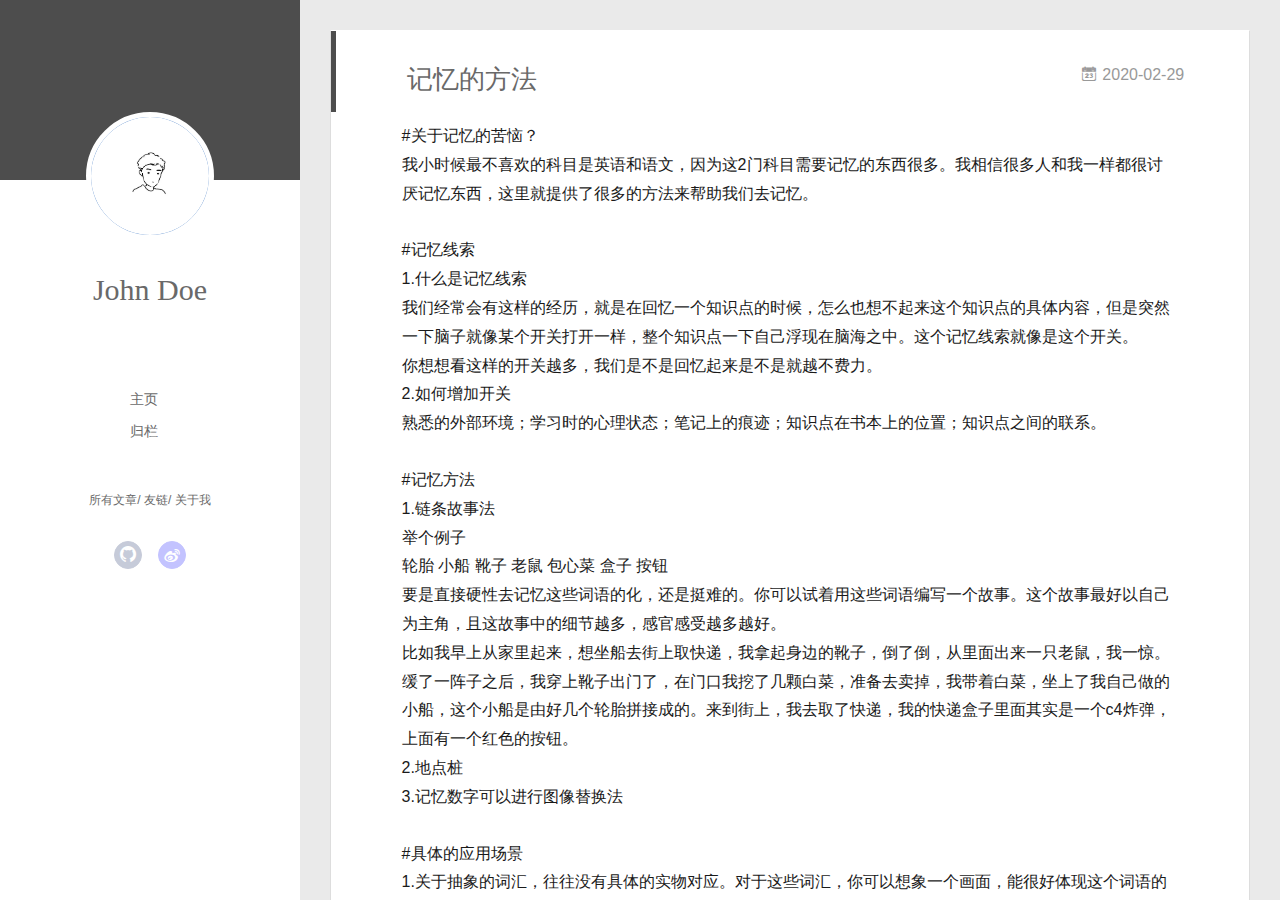
<file: index.html>
<!DOCTYPE html>
<html>
<head>
  <meta charset="utf-8">
  
  <meta name="renderer" content="webkit">
  <meta http-equiv="X-UA-Compatible" content="IE=edge" >
  <link rel="dns-prefetch" href="https://github.com/jiangyuanchang/jiangyuanchang.github.io.git">
  <title>Hexo</title>
  <meta name="viewport" content="width=device-width, initial-scale=1, maximum-scale=1">
  <meta property="og:type" content="website">
<meta property="og:title" content="Hexo">
<meta property="og:url" content="https://github.com/jiangyuanchang/jiangyuanchang.github.io.git/index.html">
<meta property="og:site_name" content="Hexo">
<meta property="og:locale" content="en_US">
<meta property="article:author" content="John Doe">
<meta name="twitter:card" content="summary">
  
    <link rel="alternative" href="/atom.xml" title="Hexo" type="application/atom+xml">
  
  
    <link rel="icon" href="/favicon.png">
  
  <link rel="stylesheet" type="text/css" href="/./main.0cf68a.css">
  <style type="text/css">
  
    #container.show {
      background: linear-gradient(200deg,#a0cfe4,#e8c37e);
    }
  </style>
  

  

<meta name="generator" content="Hexo 4.2.0"></head>

<body>
  <div id="container" q-class="show:isCtnShow">
    <canvas id="anm-canvas" class="anm-canvas"></canvas>
    <div class="left-col" q-class="show:isShow">
      
<div class="overlay" style="background: #4d4d4d"></div>
<div class="intrude-less">
	<header id="header" class="inner">
		<a href="/" class="profilepic">
			<img src="/assets/img/head.jpg" class="js-avatar">
		</a>
		<hgroup>
		  <h1 class="header-author"><a href="/">John Doe</a></h1>
		</hgroup>
		

		<nav class="header-menu">
			<ul>
			
				<li><a href="/">主页</a></li>
	        
				<li><a href="/archives/index.html">归栏</a></li>
	        
			</ul>
		</nav>
		<nav class="header-smart-menu">
    		
    			
    			<a q-on="click: openSlider(e, 'innerArchive')" href="javascript:void(0)">所有文章</a>
    			
            
    			
    			<a q-on="click: openSlider(e, 'friends')" href="javascript:void(0)">友链</a>
    			
            
    			
    			<a q-on="click: openSlider(e, 'aboutme')" href="javascript:void(0)">关于我</a>
    			
            
		</nav>
		<nav class="header-nav">
			<div class="social">
				
					<a class="github" target="_blank" href="http://github.com/jiangyuanchang" title="github"><i class="icon-github"></i></a>
		        
					<a class="weibo" target="_blank" href="https://weibo.com/5771701596/profile?topnav=1&wvr=6&is_all=1" title="weibo"><i class="icon-weibo"></i></a>
		        
			</div>
		</nav>
	</header>		
</div>

    </div>
    <div class="mid-col" q-class="show:isShow,hide:isShow|isFalse">
      
<nav id="mobile-nav">
  	<div class="overlay js-overlay" style="background: #4d4d4d"></div>
	<div class="btnctn js-mobile-btnctn">
  		<div class="slider-trigger list" q-on="click: openSlider(e)"><i class="icon icon-sort"></i></div>
	</div>
	<div class="intrude-less">
		<header id="header" class="inner">
			<div class="profilepic">
				<img src="/assets/img/head.jpg" class="js-avatar">
			</div>
			<hgroup>
			  <h1 class="header-author js-header-author">John Doe</h1>
			</hgroup>
			
			
			
				
			
				
			
			
			
			<nav class="header-nav">
				<div class="social">
					
						<a class="github" target="_blank" href="http://github.com/jiangyuanchang" title="github"><i class="icon-github"></i></a>
			        
						<a class="weibo" target="_blank" href="https://weibo.com/5771701596/profile?topnav=1&wvr=6&is_all=1" title="weibo"><i class="icon-weibo"></i></a>
			        
				</div>
			</nav>

			<nav class="header-menu js-header-menu">
				<ul style="width: 50%">
				
				
					<li style="width: 50%"><a href="/">主页</a></li>
		        
					<li style="width: 50%"><a href="/archives/index.html">归栏</a></li>
		        
				</ul>
			</nav>
		</header>				
	</div>
	<div class="mobile-mask" style="display:none" q-show="isShow"></div>
</nav>

      <div id="wrapper" class="body-wrap">
        <div class="menu-l">
          <div class="canvas-wrap">
            <canvas data-colors="#eaeaea" data-sectionHeight="100" data-contentId="js-content" id="myCanvas1" class="anm-canvas"></canvas>
          </div>
          <div id="js-content" class="content-ll">
            
  
    <article id="post-记忆的方法" class="article article-type-post  article-index" itemscope itemprop="blogPost">
  <div class="article-inner">
    
      <header class="article-header">
        
  
    <h1 itemprop="name">
      <a class="article-title" href="/2020/02/29/%E8%AE%B0%E5%BF%86%E7%9A%84%E6%96%B9%E6%B3%95/">记忆的方法</a>
    </h1>
  

        
        <a href="/2020/02/29/%E8%AE%B0%E5%BF%86%E7%9A%84%E6%96%B9%E6%B3%95/" class="archive-article-date">
  	<time datetime="2020-02-29T02:52:43.925Z" itemprop="datePublished"><i class="icon-calendar icon"></i>2020-02-29</time>
</a>
        
      </header>
    
    <div class="article-entry" itemprop="articleBody">
      
        <p>#关于记忆的苦恼？<br>我小时候最不喜欢的科目是英语和语文，因为这2门科目需要记忆的东西很多。我相信很多人和我一样都很讨厌记忆东西，这里就提供了很多的方法来帮助我们去记忆。 </p>
<p>#记忆线索<br>1.什么是记忆线索<br>我们经常会有这样的经历，就是在回忆一个知识点的时候，怎么也想不起来这个知识点的具体内容，但是突然一下脑子就像某个开关打开一样，整个知识点一下自己浮现在脑海之中。这个记忆线索就像是这个开关。<br>你想想看这样的开关越多，我们是不是回忆起来是不是就越不费力。<br>2.如何增加开关<br>熟悉的外部环境；学习时的心理状态；笔记上的痕迹；知识点在书本上的位置；知识点之间的联系。 </p>
<p>#记忆方法<br>1.链条故事法<br>举个例子<br>轮胎 小船 靴子 老鼠 包心菜 盒子 按钮<br>要是直接硬性去记忆这些词语的化，还是挺难的。你可以试着用这些词语编写一个故事。这个故事最好以自己为主角，且这故事中的细节越多，感官感受越多越好。<br>比如我早上从家里起来，想坐船去街上取快递，我拿起身边的靴子，倒了倒，从里面出来一只老鼠，我一惊。缓了一阵子之后，我穿上靴子出门了，在门口我挖了几颗白菜，准备去卖掉，我带着白菜，坐上了我自己做的小船，这个小船是由好几个轮胎拼接成的。来到街上，我去取了快递，我的快递盒子里面其实是一个c4炸弹，上面有一个红色的按钮。<br>2.地点桩<br>3.记忆数字可以进行图像替换法</p>
<p>#具体的应用场景<br>1.关于抽象的词汇，往往没有具体的实物对应。对于这些词汇，你可以想象一个画面，能很好体现这个词语的特征，然后用这个词语来代替这个词。<br>2.专业课学习中，如何应用这些相关的记忆方法，专业课学习主要的就是那些新出现的概念，专有名词，我们可以把这些专有名词通过这些个记忆方法（链条法）来进行记忆。  专有名词往往就是那些很多都是抽象的，你可以通过上面这个方法来记忆。<br>3.记忆文章，可以先理解，然后将文章中的关键词图像化，再用故事法或者记忆桩来进行记忆。 </p>

      

      
    </div>
    <div class="article-info article-info-index">
      
      
      

      
        <p class="article-more-link">
          <a class="article-more-a" href="/2020/02/29/%E8%AE%B0%E5%BF%86%E7%9A%84%E6%96%B9%E6%B3%95/">展开全文 >></a>
        </p>
      

      
      <div class="clearfix"></div>
    </div>
  </div>
</article>

<aside class="wrap-side-operation">
    <div class="mod-side-operation">
        
        <div class="jump-container" id="js-jump-container" style="display:none;">
            <a href="javascript:void(0)" class="mod-side-operation__jump-to-top">
                <i class="icon-font icon-back"></i>
            </a>
            <div id="js-jump-plan-container" class="jump-plan-container" style="top: -11px;">
                <i class="icon-font icon-plane jump-plane"></i>
            </div>
        </div>
        
        
    </div>
</aside>




  
    <article id="post-学生思维和程序员思维" class="article article-type-post  article-index" itemscope itemprop="blogPost">
  <div class="article-inner">
    
      <header class="article-header">
        
  
    <h1 itemprop="name">
      <a class="article-title" href="/2020/02/05/%E5%AD%A6%E7%94%9F%E6%80%9D%E7%BB%B4%E5%92%8C%E7%A8%8B%E5%BA%8F%E5%91%98%E6%80%9D%E7%BB%B4/">学生思维和程序员思维</a>
    </h1>
  

        
        <a href="/2020/02/05/%E5%AD%A6%E7%94%9F%E6%80%9D%E7%BB%B4%E5%92%8C%E7%A8%8B%E5%BA%8F%E5%91%98%E6%80%9D%E7%BB%B4/" class="archive-article-date">
  	<time datetime="2020-02-05T03:37:43.504Z" itemprop="datePublished"><i class="icon-calendar icon"></i>2020-02-05</time>
</a>
        
      </header>
    
    <div class="article-entry" itemprop="articleBody">
      
        <h2 id="为什么要改变思维方式？"><a href="#为什么要改变思维方式？" class="headerlink" title="为什么要改变思维方式？"></a>为什么要改变思维方式？</h2><p>很喜欢这样的一个比喻，人脑是一台计算机，我们的思维方式就是这台计算机中的代码</p>
        
      

      
    </div>
    <div class="article-info article-info-index">
      
      
      

      
        <p class="article-more-link">
          <a class="article-more-a" href="/2020/02/05/%E5%AD%A6%E7%94%9F%E6%80%9D%E7%BB%B4%E5%92%8C%E7%A8%8B%E5%BA%8F%E5%91%98%E6%80%9D%E7%BB%B4/">展开全文 >></a>
        </p>
      

      
      <div class="clearfix"></div>
    </div>
  </div>
</article>

<aside class="wrap-side-operation">
    <div class="mod-side-operation">
        
        <div class="jump-container" id="js-jump-container" style="display:none;">
            <a href="javascript:void(0)" class="mod-side-operation__jump-to-top">
                <i class="icon-font icon-back"></i>
            </a>
            <div id="js-jump-plan-container" class="jump-plan-container" style="top: -11px;">
                <i class="icon-font icon-plane jump-plane"></i>
            </div>
        </div>
        
        
    </div>
</aside>




  
    <article id="post-hello-world" class="article article-type-post  article-index" itemscope itemprop="blogPost">
  <div class="article-inner">
    
      <header class="article-header">
        
  
    <h1 itemprop="name">
      <a class="article-title" href="/2020/01/30/hello-world/">Hello</a>
    </h1>
  

        
        <a href="/2020/01/30/hello-world/" class="archive-article-date">
  	<time datetime="2020-01-30T08:39:22.018Z" itemprop="datePublished"><i class="icon-calendar icon"></i>2020-01-30</time>
</a>
        
      </header>
    
    <div class="article-entry" itemprop="articleBody">
      
        <p>Welcome to <a href="https://hexo.io/" target="_blank" rel="noopener">Hexo</a>! This is your very first post. Check <a href="https://hexo.io/docs/" target="_blank" rel="noopener">documentation</a> for more info. If you get any problems when using Hexo, you can find the answer in <a href="https://hexo.io/docs/troubleshooting.html" target="_blank" rel="noopener">troubleshooting</a> or you can ask me on <a href="https://github.com/hexojs/hexo/issues">GitHub</a>.</p>
        
      

      
    </div>
    <div class="article-info article-info-index">
      
      
      

      
        <p class="article-more-link">
          <a class="article-more-a" href="/2020/01/30/hello-world/">展开全文 >></a>
        </p>
      

      
      <div class="clearfix"></div>
    </div>
  </div>
</article>

<aside class="wrap-side-operation">
    <div class="mod-side-operation">
        
        <div class="jump-container" id="js-jump-container" style="display:none;">
            <a href="javascript:void(0)" class="mod-side-operation__jump-to-top">
                <i class="icon-font icon-back"></i>
            </a>
            <div id="js-jump-plan-container" class="jump-plan-container" style="top: -11px;">
                <i class="icon-font icon-plane jump-plane"></i>
            </div>
        </div>
        
        
    </div>
</aside>




  
  


          </div>
        </div>
      </div>
      <span id="busuanzi_container_site_pv">    本站总访问量<span id="busuanzi_value_site_pv"></span>次</span>

<span id="busuanzi_container_site_uv">  本站访客数<span id="busuanzi_value_site_uv"></span>人次</span>
    </div>
    <script>
	var yiliaConfig = {
		mathjax: false,
		isHome: true,
		isPost: false,
		isArchive: false,
		isTag: false,
		isCategory: false,
		open_in_new: false,
		toc_hide_index: true,
		root: "/",
		innerArchive: true,
		showTags: false
	}
</script>

<script>!function(t){function n(e){if(r[e])return r[e].exports;var i=r[e]={exports:{},id:e,loaded:!1};return t[e].call(i.exports,i,i.exports,n),i.loaded=!0,i.exports}var r={};n.m=t,n.c=r,n.p="./",n(0)}([function(t,n,r){r(195),t.exports=r(191)},function(t,n,r){var e=r(3),i=r(52),o=r(27),u=r(28),c=r(53),f="prototype",a=function(t,n,r){var s,l,h,v,p=t&a.F,d=t&a.G,y=t&a.S,g=t&a.P,b=t&a.B,m=d?e:y?e[n]||(e[n]={}):(e[n]||{})[f],x=d?i:i[n]||(i[n]={}),w=x[f]||(x[f]={});d&&(r=n);for(s in r)l=!p&&m&&void 0!==m[s],h=(l?m:r)[s],v=b&&l?c(h,e):g&&"function"==typeof h?c(Function.call,h):h,m&&u(m,s,h,t&a.U),x[s]!=h&&o(x,s,v),g&&w[s]!=h&&(w[s]=h)};e.core=i,a.F=1,a.G=2,a.S=4,a.P=8,a.B=16,a.W=32,a.U=64,a.R=128,t.exports=a},function(t,n,r){var e=r(6);t.exports=function(t){if(!e(t))throw TypeError(t+" is not an object!");return t}},function(t,n){var r=t.exports="undefined"!=typeof window&&window.Math==Math?window:"undefined"!=typeof self&&self.Math==Math?self:Function("return this")();"number"==typeof __g&&(__g=r)},function(t,n){t.exports=function(t){try{return!!t()}catch(t){return!0}}},function(t,n){var r=t.exports="undefined"!=typeof window&&window.Math==Math?window:"undefined"!=typeof self&&self.Math==Math?self:Function("return this")();"number"==typeof __g&&(__g=r)},function(t,n){t.exports=function(t){return"object"==typeof t?null!==t:"function"==typeof t}},function(t,n,r){var e=r(126)("wks"),i=r(76),o=r(3).Symbol,u="function"==typeof o;(t.exports=function(t){return e[t]||(e[t]=u&&o[t]||(u?o:i)("Symbol."+t))}).store=e},function(t,n){var r={}.hasOwnProperty;t.exports=function(t,n){return r.call(t,n)}},function(t,n,r){var e=r(94),i=r(33);t.exports=function(t){return e(i(t))}},function(t,n,r){t.exports=!r(4)(function(){return 7!=Object.defineProperty({},"a",{get:function(){return 7}}).a})},function(t,n,r){var e=r(2),i=r(167),o=r(50),u=Object.defineProperty;n.f=r(10)?Object.defineProperty:function(t,n,r){if(e(t),n=o(n,!0),e(r),i)try{return u(t,n,r)}catch(t){}if("get"in r||"set"in r)throw TypeError("Accessors not supported!");return"value"in r&&(t[n]=r.value),t}},function(t,n,r){t.exports=!r(18)(function(){return 7!=Object.defineProperty({},"a",{get:function(){return 7}}).a})},function(t,n,r){var e=r(14),i=r(22);t.exports=r(12)?function(t,n,r){return e.f(t,n,i(1,r))}:function(t,n,r){return t[n]=r,t}},function(t,n,r){var e=r(20),i=r(58),o=r(42),u=Object.defineProperty;n.f=r(12)?Object.defineProperty:function(t,n,r){if(e(t),n=o(n,!0),e(r),i)try{return u(t,n,r)}catch(t){}if("get"in r||"set"in r)throw TypeError("Accessors not supported!");return"value"in r&&(t[n]=r.value),t}},function(t,n,r){var e=r(40)("wks"),i=r(23),o=r(5).Symbol,u="function"==typeof o;(t.exports=function(t){return e[t]||(e[t]=u&&o[t]||(u?o:i)("Symbol."+t))}).store=e},function(t,n,r){var e=r(67),i=Math.min;t.exports=function(t){return t>0?i(e(t),9007199254740991):0}},function(t,n,r){var e=r(46);t.exports=function(t){return Object(e(t))}},function(t,n){t.exports=function(t){try{return!!t()}catch(t){return!0}}},function(t,n,r){var e=r(63),i=r(34);t.exports=Object.keys||function(t){return e(t,i)}},function(t,n,r){var e=r(21);t.exports=function(t){if(!e(t))throw TypeError(t+" is not an object!");return t}},function(t,n){t.exports=function(t){return"object"==typeof t?null!==t:"function"==typeof t}},function(t,n){t.exports=function(t,n){return{enumerable:!(1&t),configurable:!(2&t),writable:!(4&t),value:n}}},function(t,n){var r=0,e=Math.random();t.exports=function(t){return"Symbol(".concat(void 0===t?"":t,")_",(++r+e).toString(36))}},function(t,n){var r={}.hasOwnProperty;t.exports=function(t,n){return r.call(t,n)}},function(t,n){var r=t.exports={version:"2.4.0"};"number"==typeof __e&&(__e=r)},function(t,n){t.exports=function(t){if("function"!=typeof t)throw TypeError(t+" is not a function!");return t}},function(t,n,r){var e=r(11),i=r(66);t.exports=r(10)?function(t,n,r){return e.f(t,n,i(1,r))}:function(t,n,r){return t[n]=r,t}},function(t,n,r){var e=r(3),i=r(27),o=r(24),u=r(76)("src"),c="toString",f=Function[c],a=(""+f).split(c);r(52).inspectSource=function(t){return f.call(t)},(t.exports=function(t,n,r,c){var f="function"==typeof r;f&&(o(r,"name")||i(r,"name",n)),t[n]!==r&&(f&&(o(r,u)||i(r,u,t[n]?""+t[n]:a.join(String(n)))),t===e?t[n]=r:c?t[n]?t[n]=r:i(t,n,r):(delete t[n],i(t,n,r)))})(Function.prototype,c,function(){return"function"==typeof this&&this[u]||f.call(this)})},function(t,n,r){var e=r(1),i=r(4),o=r(46),u=function(t,n,r,e){var i=String(o(t)),u="<"+n;return""!==r&&(u+=" "+r+'="'+String(e).replace(/"/g,"&quot;")+'"'),u+">"+i+"</"+n+">"};t.exports=function(t,n){var r={};r[t]=n(u),e(e.P+e.F*i(function(){var n=""[t]('"');return n!==n.toLowerCase()||n.split('"').length>3}),"String",r)}},function(t,n,r){var e=r(115),i=r(46);t.exports=function(t){return e(i(t))}},function(t,n,r){var e=r(116),i=r(66),o=r(30),u=r(50),c=r(24),f=r(167),a=Object.getOwnPropertyDescriptor;n.f=r(10)?a:function(t,n){if(t=o(t),n=u(n,!0),f)try{return a(t,n)}catch(t){}if(c(t,n))return i(!e.f.call(t,n),t[n])}},function(t,n,r){var e=r(24),i=r(17),o=r(145)("IE_PROTO"),u=Object.prototype;t.exports=Object.getPrototypeOf||function(t){return t=i(t),e(t,o)?t[o]:"function"==typeof t.constructor&&t instanceof t.constructor?t.constructor.prototype:t instanceof Object?u:null}},function(t,n){t.exports=function(t){if(void 0==t)throw TypeError("Can't call method on  "+t);return t}},function(t,n){t.exports="constructor,hasOwnProperty,isPrototypeOf,propertyIsEnumerable,toLocaleString,toString,valueOf".split(",")},function(t,n){t.exports={}},function(t,n){t.exports=!0},function(t,n){n.f={}.propertyIsEnumerable},function(t,n,r){var e=r(14).f,i=r(8),o=r(15)("toStringTag");t.exports=function(t,n,r){t&&!i(t=r?t:t.prototype,o)&&e(t,o,{configurable:!0,value:n})}},function(t,n,r){var e=r(40)("keys"),i=r(23);t.exports=function(t){return e[t]||(e[t]=i(t))}},function(t,n,r){var e=r(5),i="__core-js_shared__",o=e[i]||(e[i]={});t.exports=function(t){return o[t]||(o[t]={})}},function(t,n){var r=Math.ceil,e=Math.floor;t.exports=function(t){return isNaN(t=+t)?0:(t>0?e:r)(t)}},function(t,n,r){var e=r(21);t.exports=function(t,n){if(!e(t))return t;var r,i;if(n&&"function"==typeof(r=t.toString)&&!e(i=r.call(t)))return i;if("function"==typeof(r=t.valueOf)&&!e(i=r.call(t)))return i;if(!n&&"function"==typeof(r=t.toString)&&!e(i=r.call(t)))return i;throw TypeError("Can't convert object to primitive value")}},function(t,n,r){var e=r(5),i=r(25),o=r(36),u=r(44),c=r(14).f;t.exports=function(t){var n=i.Symbol||(i.Symbol=o?{}:e.Symbol||{});"_"==t.charAt(0)||t in n||c(n,t,{value:u.f(t)})}},function(t,n,r){n.f=r(15)},function(t,n){var r={}.toString;t.exports=function(t){return r.call(t).slice(8,-1)}},function(t,n){t.exports=function(t){if(void 0==t)throw TypeError("Can't call method on  "+t);return t}},function(t,n,r){var e=r(4);t.exports=function(t,n){return!!t&&e(function(){n?t.call(null,function(){},1):t.call(null)})}},function(t,n,r){var e=r(53),i=r(115),o=r(17),u=r(16),c=r(203);t.exports=function(t,n){var r=1==t,f=2==t,a=3==t,s=4==t,l=6==t,h=5==t||l,v=n||c;return function(n,c,p){for(var d,y,g=o(n),b=i(g),m=e(c,p,3),x=u(b.length),w=0,S=r?v(n,x):f?v(n,0):void 0;x>w;w++)if((h||w in b)&&(d=b[w],y=m(d,w,g),t))if(r)S[w]=y;else if(y)switch(t){case 3:return!0;case 5:return d;case 6:return w;case 2:S.push(d)}else if(s)return!1;return l?-1:a||s?s:S}}},function(t,n,r){var e=r(1),i=r(52),o=r(4);t.exports=function(t,n){var r=(i.Object||{})[t]||Object[t],u={};u[t]=n(r),e(e.S+e.F*o(function(){r(1)}),"Object",u)}},function(t,n,r){var e=r(6);t.exports=function(t,n){if(!e(t))return t;var r,i;if(n&&"function"==typeof(r=t.toString)&&!e(i=r.call(t)))return i;if("function"==typeof(r=t.valueOf)&&!e(i=r.call(t)))return i;if(!n&&"function"==typeof(r=t.toString)&&!e(i=r.call(t)))return i;throw TypeError("Can't convert object to primitive value")}},function(t,n,r){var e=r(5),i=r(25),o=r(91),u=r(13),c="prototype",f=function(t,n,r){var a,s,l,h=t&f.F,v=t&f.G,p=t&f.S,d=t&f.P,y=t&f.B,g=t&f.W,b=v?i:i[n]||(i[n]={}),m=b[c],x=v?e:p?e[n]:(e[n]||{})[c];v&&(r=n);for(a in r)(s=!h&&x&&void 0!==x[a])&&a in b||(l=s?x[a]:r[a],b[a]=v&&"function"!=typeof x[a]?r[a]:y&&s?o(l,e):g&&x[a]==l?function(t){var n=function(n,r,e){if(this instanceof t){switch(arguments.length){case 0:return new t;case 1:return new t(n);case 2:return new t(n,r)}return new t(n,r,e)}return t.apply(this,arguments)};return n[c]=t[c],n}(l):d&&"function"==typeof l?o(Function.call,l):l,d&&((b.virtual||(b.virtual={}))[a]=l,t&f.R&&m&&!m[a]&&u(m,a,l)))};f.F=1,f.G=2,f.S=4,f.P=8,f.B=16,f.W=32,f.U=64,f.R=128,t.exports=f},function(t,n){var r=t.exports={version:"2.4.0"};"number"==typeof __e&&(__e=r)},function(t,n,r){var e=r(26);t.exports=function(t,n,r){if(e(t),void 0===n)return t;switch(r){case 1:return function(r){return t.call(n,r)};case 2:return function(r,e){return t.call(n,r,e)};case 3:return function(r,e,i){return t.call(n,r,e,i)}}return function(){return t.apply(n,arguments)}}},function(t,n,r){var e=r(183),i=r(1),o=r(126)("metadata"),u=o.store||(o.store=new(r(186))),c=function(t,n,r){var i=u.get(t);if(!i){if(!r)return;u.set(t,i=new e)}var o=i.get(n);if(!o){if(!r)return;i.set(n,o=new e)}return o},f=function(t,n,r){var e=c(n,r,!1);return void 0!==e&&e.has(t)},a=function(t,n,r){var e=c(n,r,!1);return void 0===e?void 0:e.get(t)},s=function(t,n,r,e){c(r,e,!0).set(t,n)},l=function(t,n){var r=c(t,n,!1),e=[];return r&&r.forEach(function(t,n){e.push(n)}),e},h=function(t){return void 0===t||"symbol"==typeof t?t:String(t)},v=function(t){i(i.S,"Reflect",t)};t.exports={store:u,map:c,has:f,get:a,set:s,keys:l,key:h,exp:v}},function(t,n,r){"use strict";if(r(10)){var e=r(69),i=r(3),o=r(4),u=r(1),c=r(127),f=r(152),a=r(53),s=r(68),l=r(66),h=r(27),v=r(73),p=r(67),d=r(16),y=r(75),g=r(50),b=r(24),m=r(180),x=r(114),w=r(6),S=r(17),_=r(137),O=r(70),E=r(32),P=r(71).f,j=r(154),F=r(76),M=r(7),A=r(48),N=r(117),T=r(146),I=r(155),k=r(80),L=r(123),R=r(74),C=r(130),D=r(160),U=r(11),W=r(31),G=U.f,B=W.f,V=i.RangeError,z=i.TypeError,q=i.Uint8Array,K="ArrayBuffer",J="Shared"+K,Y="BYTES_PER_ELEMENT",H="prototype",$=Array[H],X=f.ArrayBuffer,Q=f.DataView,Z=A(0),tt=A(2),nt=A(3),rt=A(4),et=A(5),it=A(6),ot=N(!0),ut=N(!1),ct=I.values,ft=I.keys,at=I.entries,st=$.lastIndexOf,lt=$.reduce,ht=$.reduceRight,vt=$.join,pt=$.sort,dt=$.slice,yt=$.toString,gt=$.toLocaleString,bt=M("iterator"),mt=M("toStringTag"),xt=F("typed_constructor"),wt=F("def_constructor"),St=c.CONSTR,_t=c.TYPED,Ot=c.VIEW,Et="Wrong length!",Pt=A(1,function(t,n){return Tt(T(t,t[wt]),n)}),jt=o(function(){return 1===new q(new Uint16Array([1]).buffer)[0]}),Ft=!!q&&!!q[H].set&&o(function(){new q(1).set({})}),Mt=function(t,n){if(void 0===t)throw z(Et);var r=+t,e=d(t);if(n&&!m(r,e))throw V(Et);return e},At=function(t,n){var r=p(t);if(r<0||r%n)throw V("Wrong offset!");return r},Nt=function(t){if(w(t)&&_t in t)return t;throw z(t+" is not a typed array!")},Tt=function(t,n){if(!(w(t)&&xt in t))throw z("It is not a typed array constructor!");return new t(n)},It=function(t,n){return kt(T(t,t[wt]),n)},kt=function(t,n){for(var r=0,e=n.length,i=Tt(t,e);e>r;)i[r]=n[r++];return i},Lt=function(t,n,r){G(t,n,{get:function(){return this._d[r]}})},Rt=function(t){var n,r,e,i,o,u,c=S(t),f=arguments.length,s=f>1?arguments[1]:void 0,l=void 0!==s,h=j(c);if(void 0!=h&&!_(h)){for(u=h.call(c),e=[],n=0;!(o=u.next()).done;n++)e.push(o.value);c=e}for(l&&f>2&&(s=a(s,arguments[2],2)),n=0,r=d(c.length),i=Tt(this,r);r>n;n++)i[n]=l?s(c[n],n):c[n];return i},Ct=function(){for(var t=0,n=arguments.length,r=Tt(this,n);n>t;)r[t]=arguments[t++];return r},Dt=!!q&&o(function(){gt.call(new q(1))}),Ut=function(){return gt.apply(Dt?dt.call(Nt(this)):Nt(this),arguments)},Wt={copyWithin:function(t,n){return D.call(Nt(this),t,n,arguments.length>2?arguments[2]:void 0)},every:function(t){return rt(Nt(this),t,arguments.length>1?arguments[1]:void 0)},fill:function(t){return C.apply(Nt(this),arguments)},filter:function(t){return It(this,tt(Nt(this),t,arguments.length>1?arguments[1]:void 0))},find:function(t){return et(Nt(this),t,arguments.length>1?arguments[1]:void 0)},findIndex:function(t){return it(Nt(this),t,arguments.length>1?arguments[1]:void 0)},forEach:function(t){Z(Nt(this),t,arguments.length>1?arguments[1]:void 0)},indexOf:function(t){return ut(Nt(this),t,arguments.length>1?arguments[1]:void 0)},includes:function(t){return ot(Nt(this),t,arguments.length>1?arguments[1]:void 0)},join:function(t){return vt.apply(Nt(this),arguments)},lastIndexOf:function(t){return st.apply(Nt(this),arguments)},map:function(t){return Pt(Nt(this),t,arguments.length>1?arguments[1]:void 0)},reduce:function(t){return lt.apply(Nt(this),arguments)},reduceRight:function(t){return ht.apply(Nt(this),arguments)},reverse:function(){for(var t,n=this,r=Nt(n).length,e=Math.floor(r/2),i=0;i<e;)t=n[i],n[i++]=n[--r],n[r]=t;return n},some:function(t){return nt(Nt(this),t,arguments.length>1?arguments[1]:void 0)},sort:function(t){return pt.call(Nt(this),t)},subarray:function(t,n){var r=Nt(this),e=r.length,i=y(t,e);return new(T(r,r[wt]))(r.buffer,r.byteOffset+i*r.BYTES_PER_ELEMENT,d((void 0===n?e:y(n,e))-i))}},Gt=function(t,n){return It(this,dt.call(Nt(this),t,n))},Bt=function(t){Nt(this);var n=At(arguments[1],1),r=this.length,e=S(t),i=d(e.length),o=0;if(i+n>r)throw V(Et);for(;o<i;)this[n+o]=e[o++]},Vt={entries:function(){return at.call(Nt(this))},keys:function(){return ft.call(Nt(this))},values:function(){return ct.call(Nt(this))}},zt=function(t,n){return w(t)&&t[_t]&&"symbol"!=typeof n&&n in t&&String(+n)==String(n)},qt=function(t,n){return zt(t,n=g(n,!0))?l(2,t[n]):B(t,n)},Kt=function(t,n,r){return!(zt(t,n=g(n,!0))&&w(r)&&b(r,"value"))||b(r,"get")||b(r,"set")||r.configurable||b(r,"writable")&&!r.writable||b(r,"enumerable")&&!r.enumerable?G(t,n,r):(t[n]=r.value,t)};St||(W.f=qt,U.f=Kt),u(u.S+u.F*!St,"Object",{getOwnPropertyDescriptor:qt,defineProperty:Kt}),o(function(){yt.call({})})&&(yt=gt=function(){return vt.call(this)});var Jt=v({},Wt);v(Jt,Vt),h(Jt,bt,Vt.values),v(Jt,{slice:Gt,set:Bt,constructor:function(){},toString:yt,toLocaleString:Ut}),Lt(Jt,"buffer","b"),Lt(Jt,"byteOffset","o"),Lt(Jt,"byteLength","l"),Lt(Jt,"length","e"),G(Jt,mt,{get:function(){return this[_t]}}),t.exports=function(t,n,r,f){f=!!f;var a=t+(f?"Clamped":"")+"Array",l="Uint8Array"!=a,v="get"+t,p="set"+t,y=i[a],g=y||{},b=y&&E(y),m=!y||!c.ABV,S={},_=y&&y[H],j=function(t,r){var e=t._d;return e.v[v](r*n+e.o,jt)},F=function(t,r,e){var i=t._d;f&&(e=(e=Math.round(e))<0?0:e>255?255:255&e),i.v[p](r*n+i.o,e,jt)},M=function(t,n){G(t,n,{get:function(){return j(this,n)},set:function(t){return F(this,n,t)},enumerable:!0})};m?(y=r(function(t,r,e,i){s(t,y,a,"_d");var o,u,c,f,l=0,v=0;if(w(r)){if(!(r instanceof X||(f=x(r))==K||f==J))return _t in r?kt(y,r):Rt.call(y,r);o=r,v=At(e,n);var p=r.byteLength;if(void 0===i){if(p%n)throw V(Et);if((u=p-v)<0)throw V(Et)}else if((u=d(i)*n)+v>p)throw V(Et);c=u/n}else c=Mt(r,!0),u=c*n,o=new X(u);for(h(t,"_d",{b:o,o:v,l:u,e:c,v:new Q(o)});l<c;)M(t,l++)}),_=y[H]=O(Jt),h(_,"constructor",y)):L(function(t){new y(null),new y(t)},!0)||(y=r(function(t,r,e,i){s(t,y,a);var o;return w(r)?r instanceof X||(o=x(r))==K||o==J?void 0!==i?new g(r,At(e,n),i):void 0!==e?new g(r,At(e,n)):new g(r):_t in r?kt(y,r):Rt.call(y,r):new g(Mt(r,l))}),Z(b!==Function.prototype?P(g).concat(P(b)):P(g),function(t){t in y||h(y,t,g[t])}),y[H]=_,e||(_.constructor=y));var A=_[bt],N=!!A&&("values"==A.name||void 0==A.name),T=Vt.values;h(y,xt,!0),h(_,_t,a),h(_,Ot,!0),h(_,wt,y),(f?new y(1)[mt]==a:mt in _)||G(_,mt,{get:function(){return a}}),S[a]=y,u(u.G+u.W+u.F*(y!=g),S),u(u.S,a,{BYTES_PER_ELEMENT:n,from:Rt,of:Ct}),Y in _||h(_,Y,n),u(u.P,a,Wt),R(a),u(u.P+u.F*Ft,a,{set:Bt}),u(u.P+u.F*!N,a,Vt),u(u.P+u.F*(_.toString!=yt),a,{toString:yt}),u(u.P+u.F*o(function(){new y(1).slice()}),a,{slice:Gt}),u(u.P+u.F*(o(function(){return[1,2].toLocaleString()!=new y([1,2]).toLocaleString()})||!o(function(){_.toLocaleString.call([1,2])})),a,{toLocaleString:Ut}),k[a]=N?A:T,e||N||h(_,bt,T)}}else t.exports=function(){}},function(t,n){var r={}.toString;t.exports=function(t){return r.call(t).slice(8,-1)}},function(t,n,r){var e=r(21),i=r(5).document,o=e(i)&&e(i.createElement);t.exports=function(t){return o?i.createElement(t):{}}},function(t,n,r){t.exports=!r(12)&&!r(18)(function(){return 7!=Object.defineProperty(r(57)("div"),"a",{get:function(){return 7}}).a})},function(t,n,r){"use strict";var e=r(36),i=r(51),o=r(64),u=r(13),c=r(8),f=r(35),a=r(96),s=r(38),l=r(103),h=r(15)("iterator"),v=!([].keys&&"next"in[].keys()),p="keys",d="values",y=function(){return this};t.exports=function(t,n,r,g,b,m,x){a(r,n,g);var w,S,_,O=function(t){if(!v&&t in F)return F[t];switch(t){case p:case d:return function(){return new r(this,t)}}return function(){return new r(this,t)}},E=n+" Iterator",P=b==d,j=!1,F=t.prototype,M=F[h]||F["@@iterator"]||b&&F[b],A=M||O(b),N=b?P?O("entries"):A:void 0,T="Array"==n?F.entries||M:M;if(T&&(_=l(T.call(new t)))!==Object.prototype&&(s(_,E,!0),e||c(_,h)||u(_,h,y)),P&&M&&M.name!==d&&(j=!0,A=function(){return M.call(this)}),e&&!x||!v&&!j&&F[h]||u(F,h,A),f[n]=A,f[E]=y,b)if(w={values:P?A:O(d),keys:m?A:O(p),entries:N},x)for(S in w)S in F||o(F,S,w[S]);else i(i.P+i.F*(v||j),n,w);return w}},function(t,n,r){var e=r(20),i=r(100),o=r(34),u=r(39)("IE_PROTO"),c=function(){},f="prototype",a=function(){var t,n=r(57)("iframe"),e=o.length;for(n.style.display="none",r(93).appendChild(n),n.src="javascript:",t=n.contentWindow.document,t.open(),t.write("<script>document.F=Object<\/script>"),t.close(),a=t.F;e--;)delete a[f][o[e]];return a()};t.exports=Object.create||function(t,n){var r;return null!==t?(c[f]=e(t),r=new c,c[f]=null,r[u]=t):r=a(),void 0===n?r:i(r,n)}},function(t,n,r){var e=r(63),i=r(34).concat("length","prototype");n.f=Object.getOwnPropertyNames||function(t){return e(t,i)}},function(t,n){n.f=Object.getOwnPropertySymbols},function(t,n,r){var e=r(8),i=r(9),o=r(90)(!1),u=r(39)("IE_PROTO");t.exports=function(t,n){var r,c=i(t),f=0,a=[];for(r in c)r!=u&&e(c,r)&&a.push(r);for(;n.length>f;)e(c,r=n[f++])&&(~o(a,r)||a.push(r));return a}},function(t,n,r){t.exports=r(13)},function(t,n,r){var e=r(76)("meta"),i=r(6),o=r(24),u=r(11).f,c=0,f=Object.isExtensible||function(){return!0},a=!r(4)(function(){return f(Object.preventExtensions({}))}),s=function(t){u(t,e,{value:{i:"O"+ ++c,w:{}}})},l=function(t,n){if(!i(t))return"symbol"==typeof t?t:("string"==typeof t?"S":"P")+t;if(!o(t,e)){if(!f(t))return"F";if(!n)return"E";s(t)}return t[e].i},h=function(t,n){if(!o(t,e)){if(!f(t))return!0;if(!n)return!1;s(t)}return t[e].w},v=function(t){return a&&p.NEED&&f(t)&&!o(t,e)&&s(t),t},p=t.exports={KEY:e,NEED:!1,fastKey:l,getWeak:h,onFreeze:v}},function(t,n){t.exports=function(t,n){return{enumerable:!(1&t),configurable:!(2&t),writable:!(4&t),value:n}}},function(t,n){var r=Math.ceil,e=Math.floor;t.exports=function(t){return isNaN(t=+t)?0:(t>0?e:r)(t)}},function(t,n){t.exports=function(t,n,r,e){if(!(t instanceof n)||void 0!==e&&e in t)throw TypeError(r+": incorrect invocation!");return t}},function(t,n){t.exports=!1},function(t,n,r){var e=r(2),i=r(173),o=r(133),u=r(145)("IE_PROTO"),c=function(){},f="prototype",a=function(){var t,n=r(132)("iframe"),e=o.length;for(n.style.display="none",r(135).appendChild(n),n.src="javascript:",t=n.contentWindow.document,t.open(),t.write("<script>document.F=Object<\/script>"),t.close(),a=t.F;e--;)delete a[f][o[e]];return a()};t.exports=Object.create||function(t,n){var r;return null!==t?(c[f]=e(t),r=new c,c[f]=null,r[u]=t):r=a(),void 0===n?r:i(r,n)}},function(t,n,r){var e=r(175),i=r(133).concat("length","prototype");n.f=Object.getOwnPropertyNames||function(t){return e(t,i)}},function(t,n,r){var e=r(175),i=r(133);t.exports=Object.keys||function(t){return e(t,i)}},function(t,n,r){var e=r(28);t.exports=function(t,n,r){for(var i in n)e(t,i,n[i],r);return t}},function(t,n,r){"use strict";var e=r(3),i=r(11),o=r(10),u=r(7)("species");t.exports=function(t){var n=e[t];o&&n&&!n[u]&&i.f(n,u,{configurable:!0,get:function(){return this}})}},function(t,n,r){var e=r(67),i=Math.max,o=Math.min;t.exports=function(t,n){return t=e(t),t<0?i(t+n,0):o(t,n)}},function(t,n){var r=0,e=Math.random();t.exports=function(t){return"Symbol(".concat(void 0===t?"":t,")_",(++r+e).toString(36))}},function(t,n,r){var e=r(33);t.exports=function(t){return Object(e(t))}},function(t,n,r){var e=r(7)("unscopables"),i=Array.prototype;void 0==i[e]&&r(27)(i,e,{}),t.exports=function(t){i[e][t]=!0}},function(t,n,r){var e=r(53),i=r(169),o=r(137),u=r(2),c=r(16),f=r(154),a={},s={},n=t.exports=function(t,n,r,l,h){var v,p,d,y,g=h?function(){return t}:f(t),b=e(r,l,n?2:1),m=0;if("function"!=typeof g)throw TypeError(t+" is not iterable!");if(o(g)){for(v=c(t.length);v>m;m++)if((y=n?b(u(p=t[m])[0],p[1]):b(t[m]))===a||y===s)return y}else for(d=g.call(t);!(p=d.next()).done;)if((y=i(d,b,p.value,n))===a||y===s)return y};n.BREAK=a,n.RETURN=s},function(t,n){t.exports={}},function(t,n,r){var e=r(11).f,i=r(24),o=r(7)("toStringTag");t.exports=function(t,n,r){t&&!i(t=r?t:t.prototype,o)&&e(t,o,{configurable:!0,value:n})}},function(t,n,r){var e=r(1),i=r(46),o=r(4),u=r(150),c="["+u+"]",f="​",a=RegExp("^"+c+c+"*"),s=RegExp(c+c+"*$"),l=function(t,n,r){var i={},c=o(function(){return!!u[t]()||f[t]()!=f}),a=i[t]=c?n(h):u[t];r&&(i[r]=a),e(e.P+e.F*c,"String",i)},h=l.trim=function(t,n){return t=String(i(t)),1&n&&(t=t.replace(a,"")),2&n&&(t=t.replace(s,"")),t};t.exports=l},function(t,n,r){t.exports={default:r(86),__esModule:!0}},function(t,n,r){t.exports={default:r(87),__esModule:!0}},function(t,n,r){"use strict";function e(t){return t&&t.__esModule?t:{default:t}}n.__esModule=!0;var i=r(84),o=e(i),u=r(83),c=e(u),f="function"==typeof c.default&&"symbol"==typeof o.default?function(t){return typeof t}:function(t){return t&&"function"==typeof c.default&&t.constructor===c.default&&t!==c.default.prototype?"symbol":typeof t};n.default="function"==typeof c.default&&"symbol"===f(o.default)?function(t){return void 0===t?"undefined":f(t)}:function(t){return t&&"function"==typeof c.default&&t.constructor===c.default&&t!==c.default.prototype?"symbol":void 0===t?"undefined":f(t)}},function(t,n,r){r(110),r(108),r(111),r(112),t.exports=r(25).Symbol},function(t,n,r){r(109),r(113),t.exports=r(44).f("iterator")},function(t,n){t.exports=function(t){if("function"!=typeof t)throw TypeError(t+" is not a function!");return t}},function(t,n){t.exports=function(){}},function(t,n,r){var e=r(9),i=r(106),o=r(105);t.exports=function(t){return function(n,r,u){var c,f=e(n),a=i(f.length),s=o(u,a);if(t&&r!=r){for(;a>s;)if((c=f[s++])!=c)return!0}else for(;a>s;s++)if((t||s in f)&&f[s]===r)return t||s||0;return!t&&-1}}},function(t,n,r){var e=r(88);t.exports=function(t,n,r){if(e(t),void 0===n)return t;switch(r){case 1:return function(r){return t.call(n,r)};case 2:return function(r,e){return t.call(n,r,e)};case 3:return function(r,e,i){return t.call(n,r,e,i)}}return function(){return t.apply(n,arguments)}}},function(t,n,r){var e=r(19),i=r(62),o=r(37);t.exports=function(t){var n=e(t),r=i.f;if(r)for(var u,c=r(t),f=o.f,a=0;c.length>a;)f.call(t,u=c[a++])&&n.push(u);return n}},function(t,n,r){t.exports=r(5).document&&document.documentElement},function(t,n,r){var e=r(56);t.exports=Object("z").propertyIsEnumerable(0)?Object:function(t){return"String"==e(t)?t.split(""):Object(t)}},function(t,n,r){var e=r(56);t.exports=Array.isArray||function(t){return"Array"==e(t)}},function(t,n,r){"use strict";var e=r(60),i=r(22),o=r(38),u={};r(13)(u,r(15)("iterator"),function(){return this}),t.exports=function(t,n,r){t.prototype=e(u,{next:i(1,r)}),o(t,n+" Iterator")}},function(t,n){t.exports=function(t,n){return{value:n,done:!!t}}},function(t,n,r){var e=r(19),i=r(9);t.exports=function(t,n){for(var r,o=i(t),u=e(o),c=u.length,f=0;c>f;)if(o[r=u[f++]]===n)return r}},function(t,n,r){var e=r(23)("meta"),i=r(21),o=r(8),u=r(14).f,c=0,f=Object.isExtensible||function(){return!0},a=!r(18)(function(){return f(Object.preventExtensions({}))}),s=function(t){u(t,e,{value:{i:"O"+ ++c,w:{}}})},l=function(t,n){if(!i(t))return"symbol"==typeof t?t:("string"==typeof t?"S":"P")+t;if(!o(t,e)){if(!f(t))return"F";if(!n)return"E";s(t)}return t[e].i},h=function(t,n){if(!o(t,e)){if(!f(t))return!0;if(!n)return!1;s(t)}return t[e].w},v=function(t){return a&&p.NEED&&f(t)&&!o(t,e)&&s(t),t},p=t.exports={KEY:e,NEED:!1,fastKey:l,getWeak:h,onFreeze:v}},function(t,n,r){var e=r(14),i=r(20),o=r(19);t.exports=r(12)?Object.defineProperties:function(t,n){i(t);for(var r,u=o(n),c=u.length,f=0;c>f;)e.f(t,r=u[f++],n[r]);return t}},function(t,n,r){var e=r(37),i=r(22),o=r(9),u=r(42),c=r(8),f=r(58),a=Object.getOwnPropertyDescriptor;n.f=r(12)?a:function(t,n){if(t=o(t),n=u(n,!0),f)try{return a(t,n)}catch(t){}if(c(t,n))return i(!e.f.call(t,n),t[n])}},function(t,n,r){var e=r(9),i=r(61).f,o={}.toString,u="object"==typeof window&&window&&Object.getOwnPropertyNames?Object.getOwnPropertyNames(window):[],c=function(t){try{return i(t)}catch(t){return u.slice()}};t.exports.f=function(t){return u&&"[object Window]"==o.call(t)?c(t):i(e(t))}},function(t,n,r){var e=r(8),i=r(77),o=r(39)("IE_PROTO"),u=Object.prototype;t.exports=Object.getPrototypeOf||function(t){return t=i(t),e(t,o)?t[o]:"function"==typeof t.constructor&&t instanceof t.constructor?t.constructor.prototype:t instanceof Object?u:null}},function(t,n,r){var e=r(41),i=r(33);t.exports=function(t){return function(n,r){var o,u,c=String(i(n)),f=e(r),a=c.length;return f<0||f>=a?t?"":void 0:(o=c.charCodeAt(f),o<55296||o>56319||f+1===a||(u=c.charCodeAt(f+1))<56320||u>57343?t?c.charAt(f):o:t?c.slice(f,f+2):u-56320+(o-55296<<10)+65536)}}},function(t,n,r){var e=r(41),i=Math.max,o=Math.min;t.exports=function(t,n){return t=e(t),t<0?i(t+n,0):o(t,n)}},function(t,n,r){var e=r(41),i=Math.min;t.exports=function(t){return t>0?i(e(t),9007199254740991):0}},function(t,n,r){"use strict";var e=r(89),i=r(97),o=r(35),u=r(9);t.exports=r(59)(Array,"Array",function(t,n){this._t=u(t),this._i=0,this._k=n},function(){var t=this._t,n=this._k,r=this._i++;return!t||r>=t.length?(this._t=void 0,i(1)):"keys"==n?i(0,r):"values"==n?i(0,t[r]):i(0,[r,t[r]])},"values"),o.Arguments=o.Array,e("keys"),e("values"),e("entries")},function(t,n){},function(t,n,r){"use strict";var e=r(104)(!0);r(59)(String,"String",function(t){this._t=String(t),this._i=0},function(){var t,n=this._t,r=this._i;return r>=n.length?{value:void 0,done:!0}:(t=e(n,r),this._i+=t.length,{value:t,done:!1})})},function(t,n,r){"use strict";var e=r(5),i=r(8),o=r(12),u=r(51),c=r(64),f=r(99).KEY,a=r(18),s=r(40),l=r(38),h=r(23),v=r(15),p=r(44),d=r(43),y=r(98),g=r(92),b=r(95),m=r(20),x=r(9),w=r(42),S=r(22),_=r(60),O=r(102),E=r(101),P=r(14),j=r(19),F=E.f,M=P.f,A=O.f,N=e.Symbol,T=e.JSON,I=T&&T.stringify,k="prototype",L=v("_hidden"),R=v("toPrimitive"),C={}.propertyIsEnumerable,D=s("symbol-registry"),U=s("symbols"),W=s("op-symbols"),G=Object[k],B="function"==typeof N,V=e.QObject,z=!V||!V[k]||!V[k].findChild,q=o&&a(function(){return 7!=_(M({},"a",{get:function(){return M(this,"a",{value:7}).a}})).a})?function(t,n,r){var e=F(G,n);e&&delete G[n],M(t,n,r),e&&t!==G&&M(G,n,e)}:M,K=function(t){var n=U[t]=_(N[k]);return n._k=t,n},J=B&&"symbol"==typeof N.iterator?function(t){return"symbol"==typeof t}:function(t){return t instanceof N},Y=function(t,n,r){return t===G&&Y(W,n,r),m(t),n=w(n,!0),m(r),i(U,n)?(r.enumerable?(i(t,L)&&t[L][n]&&(t[L][n]=!1),r=_(r,{enumerable:S(0,!1)})):(i(t,L)||M(t,L,S(1,{})),t[L][n]=!0),q(t,n,r)):M(t,n,r)},H=function(t,n){m(t);for(var r,e=g(n=x(n)),i=0,o=e.length;o>i;)Y(t,r=e[i++],n[r]);return t},$=function(t,n){return void 0===n?_(t):H(_(t),n)},X=function(t){var n=C.call(this,t=w(t,!0));return!(this===G&&i(U,t)&&!i(W,t))&&(!(n||!i(this,t)||!i(U,t)||i(this,L)&&this[L][t])||n)},Q=function(t,n){if(t=x(t),n=w(n,!0),t!==G||!i(U,n)||i(W,n)){var r=F(t,n);return!r||!i(U,n)||i(t,L)&&t[L][n]||(r.enumerable=!0),r}},Z=function(t){for(var n,r=A(x(t)),e=[],o=0;r.length>o;)i(U,n=r[o++])||n==L||n==f||e.push(n);return e},tt=function(t){for(var n,r=t===G,e=A(r?W:x(t)),o=[],u=0;e.length>u;)!i(U,n=e[u++])||r&&!i(G,n)||o.push(U[n]);return o};B||(N=function(){if(this instanceof N)throw TypeError("Symbol is not a constructor!");var t=h(arguments.length>0?arguments[0]:void 0),n=function(r){this===G&&n.call(W,r),i(this,L)&&i(this[L],t)&&(this[L][t]=!1),q(this,t,S(1,r))};return o&&z&&q(G,t,{configurable:!0,set:n}),K(t)},c(N[k],"toString",function(){return this._k}),E.f=Q,P.f=Y,r(61).f=O.f=Z,r(37).f=X,r(62).f=tt,o&&!r(36)&&c(G,"propertyIsEnumerable",X,!0),p.f=function(t){return K(v(t))}),u(u.G+u.W+u.F*!B,{Symbol:N});for(var nt="hasInstance,isConcatSpreadable,iterator,match,replace,search,species,split,toPrimitive,toStringTag,unscopables".split(","),rt=0;nt.length>rt;)v(nt[rt++]);for(var nt=j(v.store),rt=0;nt.length>rt;)d(nt[rt++]);u(u.S+u.F*!B,"Symbol",{for:function(t){return i(D,t+="")?D[t]:D[t]=N(t)},keyFor:function(t){if(J(t))return y(D,t);throw TypeError(t+" is not a symbol!")},useSetter:function(){z=!0},useSimple:function(){z=!1}}),u(u.S+u.F*!B,"Object",{create:$,defineProperty:Y,defineProperties:H,getOwnPropertyDescriptor:Q,getOwnPropertyNames:Z,getOwnPropertySymbols:tt}),T&&u(u.S+u.F*(!B||a(function(){var t=N();return"[null]"!=I([t])||"{}"!=I({a:t})||"{}"!=I(Object(t))})),"JSON",{stringify:function(t){if(void 0!==t&&!J(t)){for(var n,r,e=[t],i=1;arguments.length>i;)e.push(arguments[i++]);return n=e[1],"function"==typeof n&&(r=n),!r&&b(n)||(n=function(t,n){if(r&&(n=r.call(this,t,n)),!J(n))return n}),e[1]=n,I.apply(T,e)}}}),N[k][R]||r(13)(N[k],R,N[k].valueOf),l(N,"Symbol"),l(Math,"Math",!0),l(e.JSON,"JSON",!0)},function(t,n,r){r(43)("asyncIterator")},function(t,n,r){r(43)("observable")},function(t,n,r){r(107);for(var e=r(5),i=r(13),o=r(35),u=r(15)("toStringTag"),c=["NodeList","DOMTokenList","MediaList","StyleSheetList","CSSRuleList"],f=0;f<5;f++){var a=c[f],s=e[a],l=s&&s.prototype;l&&!l[u]&&i(l,u,a),o[a]=o.Array}},function(t,n,r){var e=r(45),i=r(7)("toStringTag"),o="Arguments"==e(function(){return arguments}()),u=function(t,n){try{return t[n]}catch(t){}};t.exports=function(t){var n,r,c;return void 0===t?"Undefined":null===t?"Null":"string"==typeof(r=u(n=Object(t),i))?r:o?e(n):"Object"==(c=e(n))&&"function"==typeof n.callee?"Arguments":c}},function(t,n,r){var e=r(45);t.exports=Object("z").propertyIsEnumerable(0)?Object:function(t){return"String"==e(t)?t.split(""):Object(t)}},function(t,n){n.f={}.propertyIsEnumerable},function(t,n,r){var e=r(30),i=r(16),o=r(75);t.exports=function(t){return function(n,r,u){var c,f=e(n),a=i(f.length),s=o(u,a);if(t&&r!=r){for(;a>s;)if((c=f[s++])!=c)return!0}else for(;a>s;s++)if((t||s in f)&&f[s]===r)return t||s||0;return!t&&-1}}},function(t,n,r){"use strict";var e=r(3),i=r(1),o=r(28),u=r(73),c=r(65),f=r(79),a=r(68),s=r(6),l=r(4),h=r(123),v=r(81),p=r(136);t.exports=function(t,n,r,d,y,g){var b=e[t],m=b,x=y?"set":"add",w=m&&m.prototype,S={},_=function(t){var n=w[t];o(w,t,"delete"==t?function(t){return!(g&&!s(t))&&n.call(this,0===t?0:t)}:"has"==t?function(t){return!(g&&!s(t))&&n.call(this,0===t?0:t)}:"get"==t?function(t){return g&&!s(t)?void 0:n.call(this,0===t?0:t)}:"add"==t?function(t){return n.call(this,0===t?0:t),this}:function(t,r){return n.call(this,0===t?0:t,r),this})};if("function"==typeof m&&(g||w.forEach&&!l(function(){(new m).entries().next()}))){var O=new m,E=O[x](g?{}:-0,1)!=O,P=l(function(){O.has(1)}),j=h(function(t){new m(t)}),F=!g&&l(function(){for(var t=new m,n=5;n--;)t[x](n,n);return!t.has(-0)});j||(m=n(function(n,r){a(n,m,t);var e=p(new b,n,m);return void 0!=r&&f(r,y,e[x],e),e}),m.prototype=w,w.constructor=m),(P||F)&&(_("delete"),_("has"),y&&_("get")),(F||E)&&_(x),g&&w.clear&&delete w.clear}else m=d.getConstructor(n,t,y,x),u(m.prototype,r),c.NEED=!0;return v(m,t),S[t]=m,i(i.G+i.W+i.F*(m!=b),S),g||d.setStrong(m,t,y),m}},function(t,n,r){"use strict";var e=r(27),i=r(28),o=r(4),u=r(46),c=r(7);t.exports=function(t,n,r){var f=c(t),a=r(u,f,""[t]),s=a[0],l=a[1];o(function(){var n={};return n[f]=function(){return 7},7!=""[t](n)})&&(i(String.prototype,t,s),e(RegExp.prototype,f,2==n?function(t,n){return l.call(t,this,n)}:function(t){return l.call(t,this)}))}
},function(t,n,r){"use strict";var e=r(2);t.exports=function(){var t=e(this),n="";return t.global&&(n+="g"),t.ignoreCase&&(n+="i"),t.multiline&&(n+="m"),t.unicode&&(n+="u"),t.sticky&&(n+="y"),n}},function(t,n){t.exports=function(t,n,r){var e=void 0===r;switch(n.length){case 0:return e?t():t.call(r);case 1:return e?t(n[0]):t.call(r,n[0]);case 2:return e?t(n[0],n[1]):t.call(r,n[0],n[1]);case 3:return e?t(n[0],n[1],n[2]):t.call(r,n[0],n[1],n[2]);case 4:return e?t(n[0],n[1],n[2],n[3]):t.call(r,n[0],n[1],n[2],n[3])}return t.apply(r,n)}},function(t,n,r){var e=r(6),i=r(45),o=r(7)("match");t.exports=function(t){var n;return e(t)&&(void 0!==(n=t[o])?!!n:"RegExp"==i(t))}},function(t,n,r){var e=r(7)("iterator"),i=!1;try{var o=[7][e]();o.return=function(){i=!0},Array.from(o,function(){throw 2})}catch(t){}t.exports=function(t,n){if(!n&&!i)return!1;var r=!1;try{var o=[7],u=o[e]();u.next=function(){return{done:r=!0}},o[e]=function(){return u},t(o)}catch(t){}return r}},function(t,n,r){t.exports=r(69)||!r(4)(function(){var t=Math.random();__defineSetter__.call(null,t,function(){}),delete r(3)[t]})},function(t,n){n.f=Object.getOwnPropertySymbols},function(t,n,r){var e=r(3),i="__core-js_shared__",o=e[i]||(e[i]={});t.exports=function(t){return o[t]||(o[t]={})}},function(t,n,r){for(var e,i=r(3),o=r(27),u=r(76),c=u("typed_array"),f=u("view"),a=!(!i.ArrayBuffer||!i.DataView),s=a,l=0,h="Int8Array,Uint8Array,Uint8ClampedArray,Int16Array,Uint16Array,Int32Array,Uint32Array,Float32Array,Float64Array".split(",");l<9;)(e=i[h[l++]])?(o(e.prototype,c,!0),o(e.prototype,f,!0)):s=!1;t.exports={ABV:a,CONSTR:s,TYPED:c,VIEW:f}},function(t,n){"use strict";var r={versions:function(){var t=window.navigator.userAgent;return{trident:t.indexOf("Trident")>-1,presto:t.indexOf("Presto")>-1,webKit:t.indexOf("AppleWebKit")>-1,gecko:t.indexOf("Gecko")>-1&&-1==t.indexOf("KHTML"),mobile:!!t.match(/AppleWebKit.*Mobile.*/),ios:!!t.match(/\(i[^;]+;( U;)? CPU.+Mac OS X/),android:t.indexOf("Android")>-1||t.indexOf("Linux")>-1,iPhone:t.indexOf("iPhone")>-1||t.indexOf("Mac")>-1,iPad:t.indexOf("iPad")>-1,webApp:-1==t.indexOf("Safari"),weixin:-1==t.indexOf("MicroMessenger")}}()};t.exports=r},function(t,n,r){"use strict";var e=r(85),i=function(t){return t&&t.__esModule?t:{default:t}}(e),o=function(){function t(t,n,e){return n||e?String.fromCharCode(n||e):r[t]||t}function n(t){return e[t]}var r={"&quot;":'"',"&lt;":"<","&gt;":">","&amp;":"&","&nbsp;":" "},e={};for(var u in r)e[r[u]]=u;return r["&apos;"]="'",e["'"]="&#39;",{encode:function(t){return t?(""+t).replace(/['<> "&]/g,n).replace(/\r?\n/g,"<br/>").replace(/\s/g,"&nbsp;"):""},decode:function(n){return n?(""+n).replace(/<br\s*\/?>/gi,"\n").replace(/&quot;|&lt;|&gt;|&amp;|&nbsp;|&apos;|&#(\d+);|&#(\d+)/g,t).replace(/\u00a0/g," "):""},encodeBase16:function(t){if(!t)return t;t+="";for(var n=[],r=0,e=t.length;e>r;r++)n.push(t.charCodeAt(r).toString(16).toUpperCase());return n.join("")},encodeBase16forJSON:function(t){if(!t)return t;t=t.replace(/[\u4E00-\u9FBF]/gi,function(t){return escape(t).replace("%u","\\u")});for(var n=[],r=0,e=t.length;e>r;r++)n.push(t.charCodeAt(r).toString(16).toUpperCase());return n.join("")},decodeBase16:function(t){if(!t)return t;t+="";for(var n=[],r=0,e=t.length;e>r;r+=2)n.push(String.fromCharCode("0x"+t.slice(r,r+2)));return n.join("")},encodeObject:function(t){if(t instanceof Array)for(var n=0,r=t.length;r>n;n++)t[n]=o.encodeObject(t[n]);else if("object"==(void 0===t?"undefined":(0,i.default)(t)))for(var e in t)t[e]=o.encodeObject(t[e]);else if("string"==typeof t)return o.encode(t);return t},loadScript:function(t){var n=document.createElement("script");document.getElementsByTagName("body")[0].appendChild(n),n.setAttribute("src",t)},addLoadEvent:function(t){var n=window.onload;"function"!=typeof window.onload?window.onload=t:window.onload=function(){n(),t()}}}}();t.exports=o},function(t,n,r){"use strict";var e=r(17),i=r(75),o=r(16);t.exports=function(t){for(var n=e(this),r=o(n.length),u=arguments.length,c=i(u>1?arguments[1]:void 0,r),f=u>2?arguments[2]:void 0,a=void 0===f?r:i(f,r);a>c;)n[c++]=t;return n}},function(t,n,r){"use strict";var e=r(11),i=r(66);t.exports=function(t,n,r){n in t?e.f(t,n,i(0,r)):t[n]=r}},function(t,n,r){var e=r(6),i=r(3).document,o=e(i)&&e(i.createElement);t.exports=function(t){return o?i.createElement(t):{}}},function(t,n){t.exports="constructor,hasOwnProperty,isPrototypeOf,propertyIsEnumerable,toLocaleString,toString,valueOf".split(",")},function(t,n,r){var e=r(7)("match");t.exports=function(t){var n=/./;try{"/./"[t](n)}catch(r){try{return n[e]=!1,!"/./"[t](n)}catch(t){}}return!0}},function(t,n,r){t.exports=r(3).document&&document.documentElement},function(t,n,r){var e=r(6),i=r(144).set;t.exports=function(t,n,r){var o,u=n.constructor;return u!==r&&"function"==typeof u&&(o=u.prototype)!==r.prototype&&e(o)&&i&&i(t,o),t}},function(t,n,r){var e=r(80),i=r(7)("iterator"),o=Array.prototype;t.exports=function(t){return void 0!==t&&(e.Array===t||o[i]===t)}},function(t,n,r){var e=r(45);t.exports=Array.isArray||function(t){return"Array"==e(t)}},function(t,n,r){"use strict";var e=r(70),i=r(66),o=r(81),u={};r(27)(u,r(7)("iterator"),function(){return this}),t.exports=function(t,n,r){t.prototype=e(u,{next:i(1,r)}),o(t,n+" Iterator")}},function(t,n,r){"use strict";var e=r(69),i=r(1),o=r(28),u=r(27),c=r(24),f=r(80),a=r(139),s=r(81),l=r(32),h=r(7)("iterator"),v=!([].keys&&"next"in[].keys()),p="keys",d="values",y=function(){return this};t.exports=function(t,n,r,g,b,m,x){a(r,n,g);var w,S,_,O=function(t){if(!v&&t in F)return F[t];switch(t){case p:case d:return function(){return new r(this,t)}}return function(){return new r(this,t)}},E=n+" Iterator",P=b==d,j=!1,F=t.prototype,M=F[h]||F["@@iterator"]||b&&F[b],A=M||O(b),N=b?P?O("entries"):A:void 0,T="Array"==n?F.entries||M:M;if(T&&(_=l(T.call(new t)))!==Object.prototype&&(s(_,E,!0),e||c(_,h)||u(_,h,y)),P&&M&&M.name!==d&&(j=!0,A=function(){return M.call(this)}),e&&!x||!v&&!j&&F[h]||u(F,h,A),f[n]=A,f[E]=y,b)if(w={values:P?A:O(d),keys:m?A:O(p),entries:N},x)for(S in w)S in F||o(F,S,w[S]);else i(i.P+i.F*(v||j),n,w);return w}},function(t,n){var r=Math.expm1;t.exports=!r||r(10)>22025.465794806718||r(10)<22025.465794806718||-2e-17!=r(-2e-17)?function(t){return 0==(t=+t)?t:t>-1e-6&&t<1e-6?t+t*t/2:Math.exp(t)-1}:r},function(t,n){t.exports=Math.sign||function(t){return 0==(t=+t)||t!=t?t:t<0?-1:1}},function(t,n,r){var e=r(3),i=r(151).set,o=e.MutationObserver||e.WebKitMutationObserver,u=e.process,c=e.Promise,f="process"==r(45)(u);t.exports=function(){var t,n,r,a=function(){var e,i;for(f&&(e=u.domain)&&e.exit();t;){i=t.fn,t=t.next;try{i()}catch(e){throw t?r():n=void 0,e}}n=void 0,e&&e.enter()};if(f)r=function(){u.nextTick(a)};else if(o){var s=!0,l=document.createTextNode("");new o(a).observe(l,{characterData:!0}),r=function(){l.data=s=!s}}else if(c&&c.resolve){var h=c.resolve();r=function(){h.then(a)}}else r=function(){i.call(e,a)};return function(e){var i={fn:e,next:void 0};n&&(n.next=i),t||(t=i,r()),n=i}}},function(t,n,r){var e=r(6),i=r(2),o=function(t,n){if(i(t),!e(n)&&null!==n)throw TypeError(n+": can't set as prototype!")};t.exports={set:Object.setPrototypeOf||("__proto__"in{}?function(t,n,e){try{e=r(53)(Function.call,r(31).f(Object.prototype,"__proto__").set,2),e(t,[]),n=!(t instanceof Array)}catch(t){n=!0}return function(t,r){return o(t,r),n?t.__proto__=r:e(t,r),t}}({},!1):void 0),check:o}},function(t,n,r){var e=r(126)("keys"),i=r(76);t.exports=function(t){return e[t]||(e[t]=i(t))}},function(t,n,r){var e=r(2),i=r(26),o=r(7)("species");t.exports=function(t,n){var r,u=e(t).constructor;return void 0===u||void 0==(r=e(u)[o])?n:i(r)}},function(t,n,r){var e=r(67),i=r(46);t.exports=function(t){return function(n,r){var o,u,c=String(i(n)),f=e(r),a=c.length;return f<0||f>=a?t?"":void 0:(o=c.charCodeAt(f),o<55296||o>56319||f+1===a||(u=c.charCodeAt(f+1))<56320||u>57343?t?c.charAt(f):o:t?c.slice(f,f+2):u-56320+(o-55296<<10)+65536)}}},function(t,n,r){var e=r(122),i=r(46);t.exports=function(t,n,r){if(e(n))throw TypeError("String#"+r+" doesn't accept regex!");return String(i(t))}},function(t,n,r){"use strict";var e=r(67),i=r(46);t.exports=function(t){var n=String(i(this)),r="",o=e(t);if(o<0||o==1/0)throw RangeError("Count can't be negative");for(;o>0;(o>>>=1)&&(n+=n))1&o&&(r+=n);return r}},function(t,n){t.exports="\t\n\v\f\r   ᠎             　\u2028\u2029\ufeff"},function(t,n,r){var e,i,o,u=r(53),c=r(121),f=r(135),a=r(132),s=r(3),l=s.process,h=s.setImmediate,v=s.clearImmediate,p=s.MessageChannel,d=0,y={},g="onreadystatechange",b=function(){var t=+this;if(y.hasOwnProperty(t)){var n=y[t];delete y[t],n()}},m=function(t){b.call(t.data)};h&&v||(h=function(t){for(var n=[],r=1;arguments.length>r;)n.push(arguments[r++]);return y[++d]=function(){c("function"==typeof t?t:Function(t),n)},e(d),d},v=function(t){delete y[t]},"process"==r(45)(l)?e=function(t){l.nextTick(u(b,t,1))}:p?(i=new p,o=i.port2,i.port1.onmessage=m,e=u(o.postMessage,o,1)):s.addEventListener&&"function"==typeof postMessage&&!s.importScripts?(e=function(t){s.postMessage(t+"","*")},s.addEventListener("message",m,!1)):e=g in a("script")?function(t){f.appendChild(a("script"))[g]=function(){f.removeChild(this),b.call(t)}}:function(t){setTimeout(u(b,t,1),0)}),t.exports={set:h,clear:v}},function(t,n,r){"use strict";var e=r(3),i=r(10),o=r(69),u=r(127),c=r(27),f=r(73),a=r(4),s=r(68),l=r(67),h=r(16),v=r(71).f,p=r(11).f,d=r(130),y=r(81),g="ArrayBuffer",b="DataView",m="prototype",x="Wrong length!",w="Wrong index!",S=e[g],_=e[b],O=e.Math,E=e.RangeError,P=e.Infinity,j=S,F=O.abs,M=O.pow,A=O.floor,N=O.log,T=O.LN2,I="buffer",k="byteLength",L="byteOffset",R=i?"_b":I,C=i?"_l":k,D=i?"_o":L,U=function(t,n,r){var e,i,o,u=Array(r),c=8*r-n-1,f=(1<<c)-1,a=f>>1,s=23===n?M(2,-24)-M(2,-77):0,l=0,h=t<0||0===t&&1/t<0?1:0;for(t=F(t),t!=t||t===P?(i=t!=t?1:0,e=f):(e=A(N(t)/T),t*(o=M(2,-e))<1&&(e--,o*=2),t+=e+a>=1?s/o:s*M(2,1-a),t*o>=2&&(e++,o/=2),e+a>=f?(i=0,e=f):e+a>=1?(i=(t*o-1)*M(2,n),e+=a):(i=t*M(2,a-1)*M(2,n),e=0));n>=8;u[l++]=255&i,i/=256,n-=8);for(e=e<<n|i,c+=n;c>0;u[l++]=255&e,e/=256,c-=8);return u[--l]|=128*h,u},W=function(t,n,r){var e,i=8*r-n-1,o=(1<<i)-1,u=o>>1,c=i-7,f=r-1,a=t[f--],s=127&a;for(a>>=7;c>0;s=256*s+t[f],f--,c-=8);for(e=s&(1<<-c)-1,s>>=-c,c+=n;c>0;e=256*e+t[f],f--,c-=8);if(0===s)s=1-u;else{if(s===o)return e?NaN:a?-P:P;e+=M(2,n),s-=u}return(a?-1:1)*e*M(2,s-n)},G=function(t){return t[3]<<24|t[2]<<16|t[1]<<8|t[0]},B=function(t){return[255&t]},V=function(t){return[255&t,t>>8&255]},z=function(t){return[255&t,t>>8&255,t>>16&255,t>>24&255]},q=function(t){return U(t,52,8)},K=function(t){return U(t,23,4)},J=function(t,n,r){p(t[m],n,{get:function(){return this[r]}})},Y=function(t,n,r,e){var i=+r,o=l(i);if(i!=o||o<0||o+n>t[C])throw E(w);var u=t[R]._b,c=o+t[D],f=u.slice(c,c+n);return e?f:f.reverse()},H=function(t,n,r,e,i,o){var u=+r,c=l(u);if(u!=c||c<0||c+n>t[C])throw E(w);for(var f=t[R]._b,a=c+t[D],s=e(+i),h=0;h<n;h++)f[a+h]=s[o?h:n-h-1]},$=function(t,n){s(t,S,g);var r=+n,e=h(r);if(r!=e)throw E(x);return e};if(u.ABV){if(!a(function(){new S})||!a(function(){new S(.5)})){S=function(t){return new j($(this,t))};for(var X,Q=S[m]=j[m],Z=v(j),tt=0;Z.length>tt;)(X=Z[tt++])in S||c(S,X,j[X]);o||(Q.constructor=S)}var nt=new _(new S(2)),rt=_[m].setInt8;nt.setInt8(0,2147483648),nt.setInt8(1,2147483649),!nt.getInt8(0)&&nt.getInt8(1)||f(_[m],{setInt8:function(t,n){rt.call(this,t,n<<24>>24)},setUint8:function(t,n){rt.call(this,t,n<<24>>24)}},!0)}else S=function(t){var n=$(this,t);this._b=d.call(Array(n),0),this[C]=n},_=function(t,n,r){s(this,_,b),s(t,S,b);var e=t[C],i=l(n);if(i<0||i>e)throw E("Wrong offset!");if(r=void 0===r?e-i:h(r),i+r>e)throw E(x);this[R]=t,this[D]=i,this[C]=r},i&&(J(S,k,"_l"),J(_,I,"_b"),J(_,k,"_l"),J(_,L,"_o")),f(_[m],{getInt8:function(t){return Y(this,1,t)[0]<<24>>24},getUint8:function(t){return Y(this,1,t)[0]},getInt16:function(t){var n=Y(this,2,t,arguments[1]);return(n[1]<<8|n[0])<<16>>16},getUint16:function(t){var n=Y(this,2,t,arguments[1]);return n[1]<<8|n[0]},getInt32:function(t){return G(Y(this,4,t,arguments[1]))},getUint32:function(t){return G(Y(this,4,t,arguments[1]))>>>0},getFloat32:function(t){return W(Y(this,4,t,arguments[1]),23,4)},getFloat64:function(t){return W(Y(this,8,t,arguments[1]),52,8)},setInt8:function(t,n){H(this,1,t,B,n)},setUint8:function(t,n){H(this,1,t,B,n)},setInt16:function(t,n){H(this,2,t,V,n,arguments[2])},setUint16:function(t,n){H(this,2,t,V,n,arguments[2])},setInt32:function(t,n){H(this,4,t,z,n,arguments[2])},setUint32:function(t,n){H(this,4,t,z,n,arguments[2])},setFloat32:function(t,n){H(this,4,t,K,n,arguments[2])},setFloat64:function(t,n){H(this,8,t,q,n,arguments[2])}});y(S,g),y(_,b),c(_[m],u.VIEW,!0),n[g]=S,n[b]=_},function(t,n,r){var e=r(3),i=r(52),o=r(69),u=r(182),c=r(11).f;t.exports=function(t){var n=i.Symbol||(i.Symbol=o?{}:e.Symbol||{});"_"==t.charAt(0)||t in n||c(n,t,{value:u.f(t)})}},function(t,n,r){var e=r(114),i=r(7)("iterator"),o=r(80);t.exports=r(52).getIteratorMethod=function(t){if(void 0!=t)return t[i]||t["@@iterator"]||o[e(t)]}},function(t,n,r){"use strict";var e=r(78),i=r(170),o=r(80),u=r(30);t.exports=r(140)(Array,"Array",function(t,n){this._t=u(t),this._i=0,this._k=n},function(){var t=this._t,n=this._k,r=this._i++;return!t||r>=t.length?(this._t=void 0,i(1)):"keys"==n?i(0,r):"values"==n?i(0,t[r]):i(0,[r,t[r]])},"values"),o.Arguments=o.Array,e("keys"),e("values"),e("entries")},function(t,n){function r(t,n){t.classList?t.classList.add(n):t.className+=" "+n}t.exports=r},function(t,n){function r(t,n){if(t.classList)t.classList.remove(n);else{var r=new RegExp("(^|\\b)"+n.split(" ").join("|")+"(\\b|$)","gi");t.className=t.className.replace(r," ")}}t.exports=r},function(t,n){function r(){throw new Error("setTimeout has not been defined")}function e(){throw new Error("clearTimeout has not been defined")}function i(t){if(s===setTimeout)return setTimeout(t,0);if((s===r||!s)&&setTimeout)return s=setTimeout,setTimeout(t,0);try{return s(t,0)}catch(n){try{return s.call(null,t,0)}catch(n){return s.call(this,t,0)}}}function o(t){if(l===clearTimeout)return clearTimeout(t);if((l===e||!l)&&clearTimeout)return l=clearTimeout,clearTimeout(t);try{return l(t)}catch(n){try{return l.call(null,t)}catch(n){return l.call(this,t)}}}function u(){d&&v&&(d=!1,v.length?p=v.concat(p):y=-1,p.length&&c())}function c(){if(!d){var t=i(u);d=!0;for(var n=p.length;n;){for(v=p,p=[];++y<n;)v&&v[y].run();y=-1,n=p.length}v=null,d=!1,o(t)}}function f(t,n){this.fun=t,this.array=n}function a(){}var s,l,h=t.exports={};!function(){try{s="function"==typeof setTimeout?setTimeout:r}catch(t){s=r}try{l="function"==typeof clearTimeout?clearTimeout:e}catch(t){l=e}}();var v,p=[],d=!1,y=-1;h.nextTick=function(t){var n=new Array(arguments.length-1);if(arguments.length>1)for(var r=1;r<arguments.length;r++)n[r-1]=arguments[r];p.push(new f(t,n)),1!==p.length||d||i(c)},f.prototype.run=function(){this.fun.apply(null,this.array)},h.title="browser",h.browser=!0,h.env={},h.argv=[],h.version="",h.versions={},h.on=a,h.addListener=a,h.once=a,h.off=a,h.removeListener=a,h.removeAllListeners=a,h.emit=a,h.prependListener=a,h.prependOnceListener=a,h.listeners=function(t){return[]},h.binding=function(t){throw new Error("process.binding is not supported")},h.cwd=function(){return"/"},h.chdir=function(t){throw new Error("process.chdir is not supported")},h.umask=function(){return 0}},function(t,n,r){var e=r(45);t.exports=function(t,n){if("number"!=typeof t&&"Number"!=e(t))throw TypeError(n);return+t}},function(t,n,r){"use strict";var e=r(17),i=r(75),o=r(16);t.exports=[].copyWithin||function(t,n){var r=e(this),u=o(r.length),c=i(t,u),f=i(n,u),a=arguments.length>2?arguments[2]:void 0,s=Math.min((void 0===a?u:i(a,u))-f,u-c),l=1;for(f<c&&c<f+s&&(l=-1,f+=s-1,c+=s-1);s-- >0;)f in r?r[c]=r[f]:delete r[c],c+=l,f+=l;return r}},function(t,n,r){var e=r(79);t.exports=function(t,n){var r=[];return e(t,!1,r.push,r,n),r}},function(t,n,r){var e=r(26),i=r(17),o=r(115),u=r(16);t.exports=function(t,n,r,c,f){e(n);var a=i(t),s=o(a),l=u(a.length),h=f?l-1:0,v=f?-1:1;if(r<2)for(;;){if(h in s){c=s[h],h+=v;break}if(h+=v,f?h<0:l<=h)throw TypeError("Reduce of empty array with no initial value")}for(;f?h>=0:l>h;h+=v)h in s&&(c=n(c,s[h],h,a));return c}},function(t,n,r){"use strict";var e=r(26),i=r(6),o=r(121),u=[].slice,c={},f=function(t,n,r){if(!(n in c)){for(var e=[],i=0;i<n;i++)e[i]="a["+i+"]";c[n]=Function("F,a","return new F("+e.join(",")+")")}return c[n](t,r)};t.exports=Function.bind||function(t){var n=e(this),r=u.call(arguments,1),c=function(){var e=r.concat(u.call(arguments));return this instanceof c?f(n,e.length,e):o(n,e,t)};return i(n.prototype)&&(c.prototype=n.prototype),c}},function(t,n,r){"use strict";var e=r(11).f,i=r(70),o=r(73),u=r(53),c=r(68),f=r(46),a=r(79),s=r(140),l=r(170),h=r(74),v=r(10),p=r(65).fastKey,d=v?"_s":"size",y=function(t,n){var r,e=p(n);if("F"!==e)return t._i[e];for(r=t._f;r;r=r.n)if(r.k==n)return r};t.exports={getConstructor:function(t,n,r,s){var l=t(function(t,e){c(t,l,n,"_i"),t._i=i(null),t._f=void 0,t._l=void 0,t[d]=0,void 0!=e&&a(e,r,t[s],t)});return o(l.prototype,{clear:function(){for(var t=this,n=t._i,r=t._f;r;r=r.n)r.r=!0,r.p&&(r.p=r.p.n=void 0),delete n[r.i];t._f=t._l=void 0,t[d]=0},delete:function(t){var n=this,r=y(n,t);if(r){var e=r.n,i=r.p;delete n._i[r.i],r.r=!0,i&&(i.n=e),e&&(e.p=i),n._f==r&&(n._f=e),n._l==r&&(n._l=i),n[d]--}return!!r},forEach:function(t){c(this,l,"forEach");for(var n,r=u(t,arguments.length>1?arguments[1]:void 0,3);n=n?n.n:this._f;)for(r(n.v,n.k,this);n&&n.r;)n=n.p},has:function(t){return!!y(this,t)}}),v&&e(l.prototype,"size",{get:function(){return f(this[d])}}),l},def:function(t,n,r){var e,i,o=y(t,n);return o?o.v=r:(t._l=o={i:i=p(n,!0),k:n,v:r,p:e=t._l,n:void 0,r:!1},t._f||(t._f=o),e&&(e.n=o),t[d]++,"F"!==i&&(t._i[i]=o)),t},getEntry:y,setStrong:function(t,n,r){s(t,n,function(t,n){this._t=t,this._k=n,this._l=void 0},function(){for(var t=this,n=t._k,r=t._l;r&&r.r;)r=r.p;return t._t&&(t._l=r=r?r.n:t._t._f)?"keys"==n?l(0,r.k):"values"==n?l(0,r.v):l(0,[r.k,r.v]):(t._t=void 0,l(1))},r?"entries":"values",!r,!0),h(n)}}},function(t,n,r){var e=r(114),i=r(161);t.exports=function(t){return function(){if(e(this)!=t)throw TypeError(t+"#toJSON isn't generic");return i(this)}}},function(t,n,r){"use strict";var e=r(73),i=r(65).getWeak,o=r(2),u=r(6),c=r(68),f=r(79),a=r(48),s=r(24),l=a(5),h=a(6),v=0,p=function(t){return t._l||(t._l=new d)},d=function(){this.a=[]},y=function(t,n){return l(t.a,function(t){return t[0]===n})};d.prototype={get:function(t){var n=y(this,t);if(n)return n[1]},has:function(t){return!!y(this,t)},set:function(t,n){var r=y(this,t);r?r[1]=n:this.a.push([t,n])},delete:function(t){var n=h(this.a,function(n){return n[0]===t});return~n&&this.a.splice(n,1),!!~n}},t.exports={getConstructor:function(t,n,r,o){var a=t(function(t,e){c(t,a,n,"_i"),t._i=v++,t._l=void 0,void 0!=e&&f(e,r,t[o],t)});return e(a.prototype,{delete:function(t){if(!u(t))return!1;var n=i(t);return!0===n?p(this).delete(t):n&&s(n,this._i)&&delete n[this._i]},has:function(t){if(!u(t))return!1;var n=i(t);return!0===n?p(this).has(t):n&&s(n,this._i)}}),a},def:function(t,n,r){var e=i(o(n),!0);return!0===e?p(t).set(n,r):e[t._i]=r,t},ufstore:p}},function(t,n,r){t.exports=!r(10)&&!r(4)(function(){return 7!=Object.defineProperty(r(132)("div"),"a",{get:function(){return 7}}).a})},function(t,n,r){var e=r(6),i=Math.floor;t.exports=function(t){return!e(t)&&isFinite(t)&&i(t)===t}},function(t,n,r){var e=r(2);t.exports=function(t,n,r,i){try{return i?n(e(r)[0],r[1]):n(r)}catch(n){var o=t.return;throw void 0!==o&&e(o.call(t)),n}}},function(t,n){t.exports=function(t,n){return{value:n,done:!!t}}},function(t,n){t.exports=Math.log1p||function(t){return(t=+t)>-1e-8&&t<1e-8?t-t*t/2:Math.log(1+t)}},function(t,n,r){"use strict";var e=r(72),i=r(125),o=r(116),u=r(17),c=r(115),f=Object.assign;t.exports=!f||r(4)(function(){var t={},n={},r=Symbol(),e="abcdefghijklmnopqrst";return t[r]=7,e.split("").forEach(function(t){n[t]=t}),7!=f({},t)[r]||Object.keys(f({},n)).join("")!=e})?function(t,n){for(var r=u(t),f=arguments.length,a=1,s=i.f,l=o.f;f>a;)for(var h,v=c(arguments[a++]),p=s?e(v).concat(s(v)):e(v),d=p.length,y=0;d>y;)l.call(v,h=p[y++])&&(r[h]=v[h]);return r}:f},function(t,n,r){var e=r(11),i=r(2),o=r(72);t.exports=r(10)?Object.defineProperties:function(t,n){i(t);for(var r,u=o(n),c=u.length,f=0;c>f;)e.f(t,r=u[f++],n[r]);return t}},function(t,n,r){var e=r(30),i=r(71).f,o={}.toString,u="object"==typeof window&&window&&Object.getOwnPropertyNames?Object.getOwnPropertyNames(window):[],c=function(t){try{return i(t)}catch(t){return u.slice()}};t.exports.f=function(t){return u&&"[object Window]"==o.call(t)?c(t):i(e(t))}},function(t,n,r){var e=r(24),i=r(30),o=r(117)(!1),u=r(145)("IE_PROTO");t.exports=function(t,n){var r,c=i(t),f=0,a=[];for(r in c)r!=u&&e(c,r)&&a.push(r);for(;n.length>f;)e(c,r=n[f++])&&(~o(a,r)||a.push(r));return a}},function(t,n,r){var e=r(72),i=r(30),o=r(116).f;t.exports=function(t){return function(n){for(var r,u=i(n),c=e(u),f=c.length,a=0,s=[];f>a;)o.call(u,r=c[a++])&&s.push(t?[r,u[r]]:u[r]);return s}}},function(t,n,r){var e=r(71),i=r(125),o=r(2),u=r(3).Reflect;t.exports=u&&u.ownKeys||function(t){var n=e.f(o(t)),r=i.f;return r?n.concat(r(t)):n}},function(t,n,r){var e=r(3).parseFloat,i=r(82).trim;t.exports=1/e(r(150)+"-0")!=-1/0?function(t){var n=i(String(t),3),r=e(n);return 0===r&&"-"==n.charAt(0)?-0:r}:e},function(t,n,r){var e=r(3).parseInt,i=r(82).trim,o=r(150),u=/^[\-+]?0[xX]/;t.exports=8!==e(o+"08")||22!==e(o+"0x16")?function(t,n){var r=i(String(t),3);return e(r,n>>>0||(u.test(r)?16:10))}:e},function(t,n){t.exports=Object.is||function(t,n){return t===n?0!==t||1/t==1/n:t!=t&&n!=n}},function(t,n,r){var e=r(16),i=r(149),o=r(46);t.exports=function(t,n,r,u){var c=String(o(t)),f=c.length,a=void 0===r?" ":String(r),s=e(n);if(s<=f||""==a)return c;var l=s-f,h=i.call(a,Math.ceil(l/a.length));return h.length>l&&(h=h.slice(0,l)),u?h+c:c+h}},function(t,n,r){n.f=r(7)},function(t,n,r){"use strict";var e=r(164);t.exports=r(118)("Map",function(t){return function(){return t(this,arguments.length>0?arguments[0]:void 0)}},{get:function(t){var n=e.getEntry(this,t);return n&&n.v},set:function(t,n){return e.def(this,0===t?0:t,n)}},e,!0)},function(t,n,r){r(10)&&"g"!=/./g.flags&&r(11).f(RegExp.prototype,"flags",{configurable:!0,get:r(120)})},function(t,n,r){"use strict";var e=r(164);t.exports=r(118)("Set",function(t){return function(){return t(this,arguments.length>0?arguments[0]:void 0)}},{add:function(t){return e.def(this,t=0===t?0:t,t)}},e)},function(t,n,r){"use strict";var e,i=r(48)(0),o=r(28),u=r(65),c=r(172),f=r(166),a=r(6),s=u.getWeak,l=Object.isExtensible,h=f.ufstore,v={},p=function(t){return function(){return t(this,arguments.length>0?arguments[0]:void 0)}},d={get:function(t){if(a(t)){var n=s(t);return!0===n?h(this).get(t):n?n[this._i]:void 0}},set:function(t,n){return f.def(this,t,n)}},y=t.exports=r(118)("WeakMap",p,d,f,!0,!0);7!=(new y).set((Object.freeze||Object)(v),7).get(v)&&(e=f.getConstructor(p),c(e.prototype,d),u.NEED=!0,i(["delete","has","get","set"],function(t){var n=y.prototype,r=n[t];o(n,t,function(n,i){if(a(n)&&!l(n)){this._f||(this._f=new e);var o=this._f[t](n,i);return"set"==t?this:o}return r.call(this,n,i)})}))},,,,function(t,n){"use strict";function r(){var t=document.querySelector("#page-nav");if(t&&!document.querySelector("#page-nav .extend.prev")&&(t.innerHTML='<a class="extend prev disabled" rel="prev">&laquo; Prev</a>'+t.innerHTML),t&&!document.querySelector("#page-nav .extend.next")&&(t.innerHTML=t.innerHTML+'<a class="extend next disabled" rel="next">Next &raquo;</a>'),yiliaConfig&&yiliaConfig.open_in_new){document.querySelectorAll(".article-entry a:not(.article-more-a)").forEach(function(t){var n=t.getAttribute("target");n&&""!==n||t.setAttribute("target","_blank")})}if(yiliaConfig&&yiliaConfig.toc_hide_index){document.querySelectorAll(".toc-number").forEach(function(t){t.style.display="none"})}var n=document.querySelector("#js-aboutme");n&&0!==n.length&&(n.innerHTML=n.innerText)}t.exports={init:r}},function(t,n,r){"use strict";function e(t){return t&&t.__esModule?t:{default:t}}function i(t,n){var r=/\/|index.html/g;return t.replace(r,"")===n.replace(r,"")}function o(){for(var t=document.querySelectorAll(".js-header-menu li a"),n=window.location.pathname,r=0,e=t.length;r<e;r++){var o=t[r];i(n,o.getAttribute("href"))&&(0,h.default)(o,"active")}}function u(t){for(var n=t.offsetLeft,r=t.offsetParent;null!==r;)n+=r.offsetLeft,r=r.offsetParent;return n}function c(t){for(var n=t.offsetTop,r=t.offsetParent;null!==r;)n+=r.offsetTop,r=r.offsetParent;return n}function f(t,n,r,e,i){var o=u(t),f=c(t)-n;if(f-r<=i){var a=t.$newDom;a||(a=t.cloneNode(!0),(0,d.default)(t,a),t.$newDom=a,a.style.position="fixed",a.style.top=(r||f)+"px",a.style.left=o+"px",a.style.zIndex=e||2,a.style.width="100%",a.style.color="#fff"),a.style.visibility="visible",t.style.visibility="hidden"}else{t.style.visibility="visible";var s=t.$newDom;s&&(s.style.visibility="hidden")}}function a(){var t=document.querySelector(".js-overlay"),n=document.querySelector(".js-header-menu");f(t,document.body.scrollTop,-63,2,0),f(n,document.body.scrollTop,1,3,0)}function s(){document.querySelector("#container").addEventListener("scroll",function(t){a()}),window.addEventListener("scroll",function(t){a()}),a()}var l=r(156),h=e(l),v=r(157),p=(e(v),r(382)),d=e(p),y=r(128),g=e(y),b=r(190),m=e(b),x=r(129);(function(){g.default.versions.mobile&&window.screen.width<800&&(o(),s())})(),(0,x.addLoadEvent)(function(){m.default.init()}),t.exports={}},,,,function(t,n,r){(function(t){"use strict";function n(t,n,r){t[n]||Object[e](t,n,{writable:!0,configurable:!0,value:r})}if(r(381),r(391),r(198),t._babelPolyfill)throw new Error("only one instance of babel-polyfill is allowed");t._babelPolyfill=!0;var e="defineProperty";n(String.prototype,"padLeft","".padStart),n(String.prototype,"padRight","".padEnd),"pop,reverse,shift,keys,values,entries,indexOf,every,some,forEach,map,filter,find,findIndex,includes,join,slice,concat,push,splice,unshift,sort,lastIndexOf,reduce,reduceRight,copyWithin,fill".split(",").forEach(function(t){[][t]&&n(Array,t,Function.call.bind([][t]))})}).call(n,function(){return this}())},,,function(t,n,r){r(210),t.exports=r(52).RegExp.escape},,,,function(t,n,r){var e=r(6),i=r(138),o=r(7)("species");t.exports=function(t){var n;return i(t)&&(n=t.constructor,"function"!=typeof n||n!==Array&&!i(n.prototype)||(n=void 0),e(n)&&null===(n=n[o])&&(n=void 0)),void 0===n?Array:n}},function(t,n,r){var e=r(202);t.exports=function(t,n){return new(e(t))(n)}},function(t,n,r){"use strict";var e=r(2),i=r(50),o="number";t.exports=function(t){if("string"!==t&&t!==o&&"default"!==t)throw TypeError("Incorrect hint");return i(e(this),t!=o)}},function(t,n,r){var e=r(72),i=r(125),o=r(116);t.exports=function(t){var n=e(t),r=i.f;if(r)for(var u,c=r(t),f=o.f,a=0;c.length>a;)f.call(t,u=c[a++])&&n.push(u);return n}},function(t,n,r){var e=r(72),i=r(30);t.exports=function(t,n){for(var r,o=i(t),u=e(o),c=u.length,f=0;c>f;)if(o[r=u[f++]]===n)return r}},function(t,n,r){"use strict";var e=r(208),i=r(121),o=r(26);t.exports=function(){for(var t=o(this),n=arguments.length,r=Array(n),u=0,c=e._,f=!1;n>u;)(r[u]=arguments[u++])===c&&(f=!0);return function(){var e,o=this,u=arguments.length,a=0,s=0;if(!f&&!u)return i(t,r,o);if(e=r.slice(),f)for(;n>a;a++)e[a]===c&&(e[a]=arguments[s++]);for(;u>s;)e.push(arguments[s++]);return i(t,e,o)}}},function(t,n,r){t.exports=r(3)},function(t,n){t.exports=function(t,n){var r=n===Object(n)?function(t){return n[t]}:n;return function(n){return String(n).replace(t,r)}}},function(t,n,r){var e=r(1),i=r(209)(/[\\^$*+?.()|[\]{}]/g,"\\$&");e(e.S,"RegExp",{escape:function(t){return i(t)}})},function(t,n,r){var e=r(1);e(e.P,"Array",{copyWithin:r(160)}),r(78)("copyWithin")},function(t,n,r){"use strict";var e=r(1),i=r(48)(4);e(e.P+e.F*!r(47)([].every,!0),"Array",{every:function(t){return i(this,t,arguments[1])}})},function(t,n,r){var e=r(1);e(e.P,"Array",{fill:r(130)}),r(78)("fill")},function(t,n,r){"use strict";var e=r(1),i=r(48)(2);e(e.P+e.F*!r(47)([].filter,!0),"Array",{filter:function(t){return i(this,t,arguments[1])}})},function(t,n,r){"use strict";var e=r(1),i=r(48)(6),o="findIndex",u=!0;o in[]&&Array(1)[o](function(){u=!1}),e(e.P+e.F*u,"Array",{findIndex:function(t){return i(this,t,arguments.length>1?arguments[1]:void 0)}}),r(78)(o)},function(t,n,r){"use strict";var e=r(1),i=r(48)(5),o="find",u=!0;o in[]&&Array(1)[o](function(){u=!1}),e(e.P+e.F*u,"Array",{find:function(t){return i(this,t,arguments.length>1?arguments[1]:void 0)}}),r(78)(o)},function(t,n,r){"use strict";var e=r(1),i=r(48)(0),o=r(47)([].forEach,!0);e(e.P+e.F*!o,"Array",{forEach:function(t){return i(this,t,arguments[1])}})},function(t,n,r){"use strict";var e=r(53),i=r(1),o=r(17),u=r(169),c=r(137),f=r(16),a=r(131),s=r(154);i(i.S+i.F*!r(123)(function(t){Array.from(t)}),"Array",{from:function(t){var n,r,i,l,h=o(t),v="function"==typeof this?this:Array,p=arguments.length,d=p>1?arguments[1]:void 0,y=void 0!==d,g=0,b=s(h);if(y&&(d=e(d,p>2?arguments[2]:void 0,2)),void 0==b||v==Array&&c(b))for(n=f(h.length),r=new v(n);n>g;g++)a(r,g,y?d(h[g],g):h[g]);else for(l=b.call(h),r=new v;!(i=l.next()).done;g++)a(r,g,y?u(l,d,[i.value,g],!0):i.value);return r.length=g,r}})},function(t,n,r){"use strict";var e=r(1),i=r(117)(!1),o=[].indexOf,u=!!o&&1/[1].indexOf(1,-0)<0;e(e.P+e.F*(u||!r(47)(o)),"Array",{indexOf:function(t){return u?o.apply(this,arguments)||0:i(this,t,arguments[1])}})},function(t,n,r){var e=r(1);e(e.S,"Array",{isArray:r(138)})},function(t,n,r){"use strict";var e=r(1),i=r(30),o=[].join;e(e.P+e.F*(r(115)!=Object||!r(47)(o)),"Array",{join:function(t){return o.call(i(this),void 0===t?",":t)}})},function(t,n,r){"use strict";var e=r(1),i=r(30),o=r(67),u=r(16),c=[].lastIndexOf,f=!!c&&1/[1].lastIndexOf(1,-0)<0;e(e.P+e.F*(f||!r(47)(c)),"Array",{lastIndexOf:function(t){if(f)return c.apply(this,arguments)||0;var n=i(this),r=u(n.length),e=r-1;for(arguments.length>1&&(e=Math.min(e,o(arguments[1]))),e<0&&(e=r+e);e>=0;e--)if(e in n&&n[e]===t)return e||0;return-1}})},function(t,n,r){"use strict";var e=r(1),i=r(48)(1);e(e.P+e.F*!r(47)([].map,!0),"Array",{map:function(t){return i(this,t,arguments[1])}})},function(t,n,r){"use strict";var e=r(1),i=r(131);e(e.S+e.F*r(4)(function(){function t(){}return!(Array.of.call(t)instanceof t)}),"Array",{of:function(){for(var t=0,n=arguments.length,r=new("function"==typeof this?this:Array)(n);n>t;)i(r,t,arguments[t++]);return r.length=n,r}})},function(t,n,r){"use strict";var e=r(1),i=r(162);e(e.P+e.F*!r(47)([].reduceRight,!0),"Array",{reduceRight:function(t){return i(this,t,arguments.length,arguments[1],!0)}})},function(t,n,r){"use strict";var e=r(1),i=r(162);e(e.P+e.F*!r(47)([].reduce,!0),"Array",{reduce:function(t){return i(this,t,arguments.length,arguments[1],!1)}})},function(t,n,r){"use strict";var e=r(1),i=r(135),o=r(45),u=r(75),c=r(16),f=[].slice;e(e.P+e.F*r(4)(function(){i&&f.call(i)}),"Array",{slice:function(t,n){var r=c(this.length),e=o(this);if(n=void 0===n?r:n,"Array"==e)return f.call(this,t,n);for(var i=u(t,r),a=u(n,r),s=c(a-i),l=Array(s),h=0;h<s;h++)l[h]="String"==e?this.charAt(i+h):this[i+h];return l}})},function(t,n,r){"use strict";var e=r(1),i=r(48)(3);e(e.P+e.F*!r(47)([].some,!0),"Array",{some:function(t){return i(this,t,arguments[1])}})},function(t,n,r){"use strict";var e=r(1),i=r(26),o=r(17),u=r(4),c=[].sort,f=[1,2,3];e(e.P+e.F*(u(function(){f.sort(void 0)})||!u(function(){f.sort(null)})||!r(47)(c)),"Array",{sort:function(t){return void 0===t?c.call(o(this)):c.call(o(this),i(t))}})},function(t,n,r){r(74)("Array")},function(t,n,r){var e=r(1);e(e.S,"Date",{now:function(){return(new Date).getTime()}})},function(t,n,r){"use strict";var e=r(1),i=r(4),o=Date.prototype.getTime,u=function(t){return t>9?t:"0"+t};e(e.P+e.F*(i(function(){return"0385-07-25T07:06:39.999Z"!=new Date(-5e13-1).toISOString()})||!i(function(){new Date(NaN).toISOString()})),"Date",{toISOString:function(){
if(!isFinite(o.call(this)))throw RangeError("Invalid time value");var t=this,n=t.getUTCFullYear(),r=t.getUTCMilliseconds(),e=n<0?"-":n>9999?"+":"";return e+("00000"+Math.abs(n)).slice(e?-6:-4)+"-"+u(t.getUTCMonth()+1)+"-"+u(t.getUTCDate())+"T"+u(t.getUTCHours())+":"+u(t.getUTCMinutes())+":"+u(t.getUTCSeconds())+"."+(r>99?r:"0"+u(r))+"Z"}})},function(t,n,r){"use strict";var e=r(1),i=r(17),o=r(50);e(e.P+e.F*r(4)(function(){return null!==new Date(NaN).toJSON()||1!==Date.prototype.toJSON.call({toISOString:function(){return 1}})}),"Date",{toJSON:function(t){var n=i(this),r=o(n);return"number"!=typeof r||isFinite(r)?n.toISOString():null}})},function(t,n,r){var e=r(7)("toPrimitive"),i=Date.prototype;e in i||r(27)(i,e,r(204))},function(t,n,r){var e=Date.prototype,i="Invalid Date",o="toString",u=e[o],c=e.getTime;new Date(NaN)+""!=i&&r(28)(e,o,function(){var t=c.call(this);return t===t?u.call(this):i})},function(t,n,r){var e=r(1);e(e.P,"Function",{bind:r(163)})},function(t,n,r){"use strict";var e=r(6),i=r(32),o=r(7)("hasInstance"),u=Function.prototype;o in u||r(11).f(u,o,{value:function(t){if("function"!=typeof this||!e(t))return!1;if(!e(this.prototype))return t instanceof this;for(;t=i(t);)if(this.prototype===t)return!0;return!1}})},function(t,n,r){var e=r(11).f,i=r(66),o=r(24),u=Function.prototype,c="name",f=Object.isExtensible||function(){return!0};c in u||r(10)&&e(u,c,{configurable:!0,get:function(){try{var t=this,n=(""+t).match(/^\s*function ([^ (]*)/)[1];return o(t,c)||!f(t)||e(t,c,i(5,n)),n}catch(t){return""}}})},function(t,n,r){var e=r(1),i=r(171),o=Math.sqrt,u=Math.acosh;e(e.S+e.F*!(u&&710==Math.floor(u(Number.MAX_VALUE))&&u(1/0)==1/0),"Math",{acosh:function(t){return(t=+t)<1?NaN:t>94906265.62425156?Math.log(t)+Math.LN2:i(t-1+o(t-1)*o(t+1))}})},function(t,n,r){function e(t){return isFinite(t=+t)&&0!=t?t<0?-e(-t):Math.log(t+Math.sqrt(t*t+1)):t}var i=r(1),o=Math.asinh;i(i.S+i.F*!(o&&1/o(0)>0),"Math",{asinh:e})},function(t,n,r){var e=r(1),i=Math.atanh;e(e.S+e.F*!(i&&1/i(-0)<0),"Math",{atanh:function(t){return 0==(t=+t)?t:Math.log((1+t)/(1-t))/2}})},function(t,n,r){var e=r(1),i=r(142);e(e.S,"Math",{cbrt:function(t){return i(t=+t)*Math.pow(Math.abs(t),1/3)}})},function(t,n,r){var e=r(1);e(e.S,"Math",{clz32:function(t){return(t>>>=0)?31-Math.floor(Math.log(t+.5)*Math.LOG2E):32}})},function(t,n,r){var e=r(1),i=Math.exp;e(e.S,"Math",{cosh:function(t){return(i(t=+t)+i(-t))/2}})},function(t,n,r){var e=r(1),i=r(141);e(e.S+e.F*(i!=Math.expm1),"Math",{expm1:i})},function(t,n,r){var e=r(1),i=r(142),o=Math.pow,u=o(2,-52),c=o(2,-23),f=o(2,127)*(2-c),a=o(2,-126),s=function(t){return t+1/u-1/u};e(e.S,"Math",{fround:function(t){var n,r,e=Math.abs(t),o=i(t);return e<a?o*s(e/a/c)*a*c:(n=(1+c/u)*e,r=n-(n-e),r>f||r!=r?o*(1/0):o*r)}})},function(t,n,r){var e=r(1),i=Math.abs;e(e.S,"Math",{hypot:function(t,n){for(var r,e,o=0,u=0,c=arguments.length,f=0;u<c;)r=i(arguments[u++]),f<r?(e=f/r,o=o*e*e+1,f=r):r>0?(e=r/f,o+=e*e):o+=r;return f===1/0?1/0:f*Math.sqrt(o)}})},function(t,n,r){var e=r(1),i=Math.imul;e(e.S+e.F*r(4)(function(){return-5!=i(4294967295,5)||2!=i.length}),"Math",{imul:function(t,n){var r=65535,e=+t,i=+n,o=r&e,u=r&i;return 0|o*u+((r&e>>>16)*u+o*(r&i>>>16)<<16>>>0)}})},function(t,n,r){var e=r(1);e(e.S,"Math",{log10:function(t){return Math.log(t)/Math.LN10}})},function(t,n,r){var e=r(1);e(e.S,"Math",{log1p:r(171)})},function(t,n,r){var e=r(1);e(e.S,"Math",{log2:function(t){return Math.log(t)/Math.LN2}})},function(t,n,r){var e=r(1);e(e.S,"Math",{sign:r(142)})},function(t,n,r){var e=r(1),i=r(141),o=Math.exp;e(e.S+e.F*r(4)(function(){return-2e-17!=!Math.sinh(-2e-17)}),"Math",{sinh:function(t){return Math.abs(t=+t)<1?(i(t)-i(-t))/2:(o(t-1)-o(-t-1))*(Math.E/2)}})},function(t,n,r){var e=r(1),i=r(141),o=Math.exp;e(e.S,"Math",{tanh:function(t){var n=i(t=+t),r=i(-t);return n==1/0?1:r==1/0?-1:(n-r)/(o(t)+o(-t))}})},function(t,n,r){var e=r(1);e(e.S,"Math",{trunc:function(t){return(t>0?Math.floor:Math.ceil)(t)}})},function(t,n,r){"use strict";var e=r(3),i=r(24),o=r(45),u=r(136),c=r(50),f=r(4),a=r(71).f,s=r(31).f,l=r(11).f,h=r(82).trim,v="Number",p=e[v],d=p,y=p.prototype,g=o(r(70)(y))==v,b="trim"in String.prototype,m=function(t){var n=c(t,!1);if("string"==typeof n&&n.length>2){n=b?n.trim():h(n,3);var r,e,i,o=n.charCodeAt(0);if(43===o||45===o){if(88===(r=n.charCodeAt(2))||120===r)return NaN}else if(48===o){switch(n.charCodeAt(1)){case 66:case 98:e=2,i=49;break;case 79:case 111:e=8,i=55;break;default:return+n}for(var u,f=n.slice(2),a=0,s=f.length;a<s;a++)if((u=f.charCodeAt(a))<48||u>i)return NaN;return parseInt(f,e)}}return+n};if(!p(" 0o1")||!p("0b1")||p("+0x1")){p=function(t){var n=arguments.length<1?0:t,r=this;return r instanceof p&&(g?f(function(){y.valueOf.call(r)}):o(r)!=v)?u(new d(m(n)),r,p):m(n)};for(var x,w=r(10)?a(d):"MAX_VALUE,MIN_VALUE,NaN,NEGATIVE_INFINITY,POSITIVE_INFINITY,EPSILON,isFinite,isInteger,isNaN,isSafeInteger,MAX_SAFE_INTEGER,MIN_SAFE_INTEGER,parseFloat,parseInt,isInteger".split(","),S=0;w.length>S;S++)i(d,x=w[S])&&!i(p,x)&&l(p,x,s(d,x));p.prototype=y,y.constructor=p,r(28)(e,v,p)}},function(t,n,r){var e=r(1);e(e.S,"Number",{EPSILON:Math.pow(2,-52)})},function(t,n,r){var e=r(1),i=r(3).isFinite;e(e.S,"Number",{isFinite:function(t){return"number"==typeof t&&i(t)}})},function(t,n,r){var e=r(1);e(e.S,"Number",{isInteger:r(168)})},function(t,n,r){var e=r(1);e(e.S,"Number",{isNaN:function(t){return t!=t}})},function(t,n,r){var e=r(1),i=r(168),o=Math.abs;e(e.S,"Number",{isSafeInteger:function(t){return i(t)&&o(t)<=9007199254740991}})},function(t,n,r){var e=r(1);e(e.S,"Number",{MAX_SAFE_INTEGER:9007199254740991})},function(t,n,r){var e=r(1);e(e.S,"Number",{MIN_SAFE_INTEGER:-9007199254740991})},function(t,n,r){var e=r(1),i=r(178);e(e.S+e.F*(Number.parseFloat!=i),"Number",{parseFloat:i})},function(t,n,r){var e=r(1),i=r(179);e(e.S+e.F*(Number.parseInt!=i),"Number",{parseInt:i})},function(t,n,r){"use strict";var e=r(1),i=r(67),o=r(159),u=r(149),c=1..toFixed,f=Math.floor,a=[0,0,0,0,0,0],s="Number.toFixed: incorrect invocation!",l="0",h=function(t,n){for(var r=-1,e=n;++r<6;)e+=t*a[r],a[r]=e%1e7,e=f(e/1e7)},v=function(t){for(var n=6,r=0;--n>=0;)r+=a[n],a[n]=f(r/t),r=r%t*1e7},p=function(){for(var t=6,n="";--t>=0;)if(""!==n||0===t||0!==a[t]){var r=String(a[t]);n=""===n?r:n+u.call(l,7-r.length)+r}return n},d=function(t,n,r){return 0===n?r:n%2==1?d(t,n-1,r*t):d(t*t,n/2,r)},y=function(t){for(var n=0,r=t;r>=4096;)n+=12,r/=4096;for(;r>=2;)n+=1,r/=2;return n};e(e.P+e.F*(!!c&&("0.000"!==8e-5.toFixed(3)||"1"!==.9.toFixed(0)||"1.25"!==1.255.toFixed(2)||"1000000000000000128"!==(0xde0b6b3a7640080).toFixed(0))||!r(4)(function(){c.call({})})),"Number",{toFixed:function(t){var n,r,e,c,f=o(this,s),a=i(t),g="",b=l;if(a<0||a>20)throw RangeError(s);if(f!=f)return"NaN";if(f<=-1e21||f>=1e21)return String(f);if(f<0&&(g="-",f=-f),f>1e-21)if(n=y(f*d(2,69,1))-69,r=n<0?f*d(2,-n,1):f/d(2,n,1),r*=4503599627370496,(n=52-n)>0){for(h(0,r),e=a;e>=7;)h(1e7,0),e-=7;for(h(d(10,e,1),0),e=n-1;e>=23;)v(1<<23),e-=23;v(1<<e),h(1,1),v(2),b=p()}else h(0,r),h(1<<-n,0),b=p()+u.call(l,a);return a>0?(c=b.length,b=g+(c<=a?"0."+u.call(l,a-c)+b:b.slice(0,c-a)+"."+b.slice(c-a))):b=g+b,b}})},function(t,n,r){"use strict";var e=r(1),i=r(4),o=r(159),u=1..toPrecision;e(e.P+e.F*(i(function(){return"1"!==u.call(1,void 0)})||!i(function(){u.call({})})),"Number",{toPrecision:function(t){var n=o(this,"Number#toPrecision: incorrect invocation!");return void 0===t?u.call(n):u.call(n,t)}})},function(t,n,r){var e=r(1);e(e.S+e.F,"Object",{assign:r(172)})},function(t,n,r){var e=r(1);e(e.S,"Object",{create:r(70)})},function(t,n,r){var e=r(1);e(e.S+e.F*!r(10),"Object",{defineProperties:r(173)})},function(t,n,r){var e=r(1);e(e.S+e.F*!r(10),"Object",{defineProperty:r(11).f})},function(t,n,r){var e=r(6),i=r(65).onFreeze;r(49)("freeze",function(t){return function(n){return t&&e(n)?t(i(n)):n}})},function(t,n,r){var e=r(30),i=r(31).f;r(49)("getOwnPropertyDescriptor",function(){return function(t,n){return i(e(t),n)}})},function(t,n,r){r(49)("getOwnPropertyNames",function(){return r(174).f})},function(t,n,r){var e=r(17),i=r(32);r(49)("getPrototypeOf",function(){return function(t){return i(e(t))}})},function(t,n,r){var e=r(6);r(49)("isExtensible",function(t){return function(n){return!!e(n)&&(!t||t(n))}})},function(t,n,r){var e=r(6);r(49)("isFrozen",function(t){return function(n){return!e(n)||!!t&&t(n)}})},function(t,n,r){var e=r(6);r(49)("isSealed",function(t){return function(n){return!e(n)||!!t&&t(n)}})},function(t,n,r){var e=r(1);e(e.S,"Object",{is:r(180)})},function(t,n,r){var e=r(17),i=r(72);r(49)("keys",function(){return function(t){return i(e(t))}})},function(t,n,r){var e=r(6),i=r(65).onFreeze;r(49)("preventExtensions",function(t){return function(n){return t&&e(n)?t(i(n)):n}})},function(t,n,r){var e=r(6),i=r(65).onFreeze;r(49)("seal",function(t){return function(n){return t&&e(n)?t(i(n)):n}})},function(t,n,r){var e=r(1);e(e.S,"Object",{setPrototypeOf:r(144).set})},function(t,n,r){"use strict";var e=r(114),i={};i[r(7)("toStringTag")]="z",i+""!="[object z]"&&r(28)(Object.prototype,"toString",function(){return"[object "+e(this)+"]"},!0)},function(t,n,r){var e=r(1),i=r(178);e(e.G+e.F*(parseFloat!=i),{parseFloat:i})},function(t,n,r){var e=r(1),i=r(179);e(e.G+e.F*(parseInt!=i),{parseInt:i})},function(t,n,r){"use strict";var e,i,o,u=r(69),c=r(3),f=r(53),a=r(114),s=r(1),l=r(6),h=r(26),v=r(68),p=r(79),d=r(146),y=r(151).set,g=r(143)(),b="Promise",m=c.TypeError,x=c.process,w=c[b],x=c.process,S="process"==a(x),_=function(){},O=!!function(){try{var t=w.resolve(1),n=(t.constructor={})[r(7)("species")]=function(t){t(_,_)};return(S||"function"==typeof PromiseRejectionEvent)&&t.then(_)instanceof n}catch(t){}}(),E=function(t,n){return t===n||t===w&&n===o},P=function(t){var n;return!(!l(t)||"function"!=typeof(n=t.then))&&n},j=function(t){return E(w,t)?new F(t):new i(t)},F=i=function(t){var n,r;this.promise=new t(function(t,e){if(void 0!==n||void 0!==r)throw m("Bad Promise constructor");n=t,r=e}),this.resolve=h(n),this.reject=h(r)},M=function(t){try{t()}catch(t){return{error:t}}},A=function(t,n){if(!t._n){t._n=!0;var r=t._c;g(function(){for(var e=t._v,i=1==t._s,o=0;r.length>o;)!function(n){var r,o,u=i?n.ok:n.fail,c=n.resolve,f=n.reject,a=n.domain;try{u?(i||(2==t._h&&I(t),t._h=1),!0===u?r=e:(a&&a.enter(),r=u(e),a&&a.exit()),r===n.promise?f(m("Promise-chain cycle")):(o=P(r))?o.call(r,c,f):c(r)):f(e)}catch(t){f(t)}}(r[o++]);t._c=[],t._n=!1,n&&!t._h&&N(t)})}},N=function(t){y.call(c,function(){var n,r,e,i=t._v;if(T(t)&&(n=M(function(){S?x.emit("unhandledRejection",i,t):(r=c.onunhandledrejection)?r({promise:t,reason:i}):(e=c.console)&&e.error&&e.error("Unhandled promise rejection",i)}),t._h=S||T(t)?2:1),t._a=void 0,n)throw n.error})},T=function(t){if(1==t._h)return!1;for(var n,r=t._a||t._c,e=0;r.length>e;)if(n=r[e++],n.fail||!T(n.promise))return!1;return!0},I=function(t){y.call(c,function(){var n;S?x.emit("rejectionHandled",t):(n=c.onrejectionhandled)&&n({promise:t,reason:t._v})})},k=function(t){var n=this;n._d||(n._d=!0,n=n._w||n,n._v=t,n._s=2,n._a||(n._a=n._c.slice()),A(n,!0))},L=function(t){var n,r=this;if(!r._d){r._d=!0,r=r._w||r;try{if(r===t)throw m("Promise can't be resolved itself");(n=P(t))?g(function(){var e={_w:r,_d:!1};try{n.call(t,f(L,e,1),f(k,e,1))}catch(t){k.call(e,t)}}):(r._v=t,r._s=1,A(r,!1))}catch(t){k.call({_w:r,_d:!1},t)}}};O||(w=function(t){v(this,w,b,"_h"),h(t),e.call(this);try{t(f(L,this,1),f(k,this,1))}catch(t){k.call(this,t)}},e=function(t){this._c=[],this._a=void 0,this._s=0,this._d=!1,this._v=void 0,this._h=0,this._n=!1},e.prototype=r(73)(w.prototype,{then:function(t,n){var r=j(d(this,w));return r.ok="function"!=typeof t||t,r.fail="function"==typeof n&&n,r.domain=S?x.domain:void 0,this._c.push(r),this._a&&this._a.push(r),this._s&&A(this,!1),r.promise},catch:function(t){return this.then(void 0,t)}}),F=function(){var t=new e;this.promise=t,this.resolve=f(L,t,1),this.reject=f(k,t,1)}),s(s.G+s.W+s.F*!O,{Promise:w}),r(81)(w,b),r(74)(b),o=r(52)[b],s(s.S+s.F*!O,b,{reject:function(t){var n=j(this);return(0,n.reject)(t),n.promise}}),s(s.S+s.F*(u||!O),b,{resolve:function(t){if(t instanceof w&&E(t.constructor,this))return t;var n=j(this);return(0,n.resolve)(t),n.promise}}),s(s.S+s.F*!(O&&r(123)(function(t){w.all(t).catch(_)})),b,{all:function(t){var n=this,r=j(n),e=r.resolve,i=r.reject,o=M(function(){var r=[],o=0,u=1;p(t,!1,function(t){var c=o++,f=!1;r.push(void 0),u++,n.resolve(t).then(function(t){f||(f=!0,r[c]=t,--u||e(r))},i)}),--u||e(r)});return o&&i(o.error),r.promise},race:function(t){var n=this,r=j(n),e=r.reject,i=M(function(){p(t,!1,function(t){n.resolve(t).then(r.resolve,e)})});return i&&e(i.error),r.promise}})},function(t,n,r){var e=r(1),i=r(26),o=r(2),u=(r(3).Reflect||{}).apply,c=Function.apply;e(e.S+e.F*!r(4)(function(){u(function(){})}),"Reflect",{apply:function(t,n,r){var e=i(t),f=o(r);return u?u(e,n,f):c.call(e,n,f)}})},function(t,n,r){var e=r(1),i=r(70),o=r(26),u=r(2),c=r(6),f=r(4),a=r(163),s=(r(3).Reflect||{}).construct,l=f(function(){function t(){}return!(s(function(){},[],t)instanceof t)}),h=!f(function(){s(function(){})});e(e.S+e.F*(l||h),"Reflect",{construct:function(t,n){o(t),u(n);var r=arguments.length<3?t:o(arguments[2]);if(h&&!l)return s(t,n,r);if(t==r){switch(n.length){case 0:return new t;case 1:return new t(n[0]);case 2:return new t(n[0],n[1]);case 3:return new t(n[0],n[1],n[2]);case 4:return new t(n[0],n[1],n[2],n[3])}var e=[null];return e.push.apply(e,n),new(a.apply(t,e))}var f=r.prototype,v=i(c(f)?f:Object.prototype),p=Function.apply.call(t,v,n);return c(p)?p:v}})},function(t,n,r){var e=r(11),i=r(1),o=r(2),u=r(50);i(i.S+i.F*r(4)(function(){Reflect.defineProperty(e.f({},1,{value:1}),1,{value:2})}),"Reflect",{defineProperty:function(t,n,r){o(t),n=u(n,!0),o(r);try{return e.f(t,n,r),!0}catch(t){return!1}}})},function(t,n,r){var e=r(1),i=r(31).f,o=r(2);e(e.S,"Reflect",{deleteProperty:function(t,n){var r=i(o(t),n);return!(r&&!r.configurable)&&delete t[n]}})},function(t,n,r){"use strict";var e=r(1),i=r(2),o=function(t){this._t=i(t),this._i=0;var n,r=this._k=[];for(n in t)r.push(n)};r(139)(o,"Object",function(){var t,n=this,r=n._k;do{if(n._i>=r.length)return{value:void 0,done:!0}}while(!((t=r[n._i++])in n._t));return{value:t,done:!1}}),e(e.S,"Reflect",{enumerate:function(t){return new o(t)}})},function(t,n,r){var e=r(31),i=r(1),o=r(2);i(i.S,"Reflect",{getOwnPropertyDescriptor:function(t,n){return e.f(o(t),n)}})},function(t,n,r){var e=r(1),i=r(32),o=r(2);e(e.S,"Reflect",{getPrototypeOf:function(t){return i(o(t))}})},function(t,n,r){function e(t,n){var r,c,s=arguments.length<3?t:arguments[2];return a(t)===s?t[n]:(r=i.f(t,n))?u(r,"value")?r.value:void 0!==r.get?r.get.call(s):void 0:f(c=o(t))?e(c,n,s):void 0}var i=r(31),o=r(32),u=r(24),c=r(1),f=r(6),a=r(2);c(c.S,"Reflect",{get:e})},function(t,n,r){var e=r(1);e(e.S,"Reflect",{has:function(t,n){return n in t}})},function(t,n,r){var e=r(1),i=r(2),o=Object.isExtensible;e(e.S,"Reflect",{isExtensible:function(t){return i(t),!o||o(t)}})},function(t,n,r){var e=r(1);e(e.S,"Reflect",{ownKeys:r(177)})},function(t,n,r){var e=r(1),i=r(2),o=Object.preventExtensions;e(e.S,"Reflect",{preventExtensions:function(t){i(t);try{return o&&o(t),!0}catch(t){return!1}}})},function(t,n,r){var e=r(1),i=r(144);i&&e(e.S,"Reflect",{setPrototypeOf:function(t,n){i.check(t,n);try{return i.set(t,n),!0}catch(t){return!1}}})},function(t,n,r){function e(t,n,r){var f,h,v=arguments.length<4?t:arguments[3],p=o.f(s(t),n);if(!p){if(l(h=u(t)))return e(h,n,r,v);p=a(0)}return c(p,"value")?!(!1===p.writable||!l(v)||(f=o.f(v,n)||a(0),f.value=r,i.f(v,n,f),0)):void 0!==p.set&&(p.set.call(v,r),!0)}var i=r(11),o=r(31),u=r(32),c=r(24),f=r(1),a=r(66),s=r(2),l=r(6);f(f.S,"Reflect",{set:e})},function(t,n,r){var e=r(3),i=r(136),o=r(11).f,u=r(71).f,c=r(122),f=r(120),a=e.RegExp,s=a,l=a.prototype,h=/a/g,v=/a/g,p=new a(h)!==h;if(r(10)&&(!p||r(4)(function(){return v[r(7)("match")]=!1,a(h)!=h||a(v)==v||"/a/i"!=a(h,"i")}))){a=function(t,n){var r=this instanceof a,e=c(t),o=void 0===n;return!r&&e&&t.constructor===a&&o?t:i(p?new s(e&&!o?t.source:t,n):s((e=t instanceof a)?t.source:t,e&&o?f.call(t):n),r?this:l,a)};for(var d=u(s),y=0;d.length>y;)!function(t){t in a||o(a,t,{configurable:!0,get:function(){return s[t]},set:function(n){s[t]=n}})}(d[y++]);l.constructor=a,a.prototype=l,r(28)(e,"RegExp",a)}r(74)("RegExp")},function(t,n,r){r(119)("match",1,function(t,n,r){return[function(r){"use strict";var e=t(this),i=void 0==r?void 0:r[n];return void 0!==i?i.call(r,e):new RegExp(r)[n](String(e))},r]})},function(t,n,r){r(119)("replace",2,function(t,n,r){return[function(e,i){"use strict";var o=t(this),u=void 0==e?void 0:e[n];return void 0!==u?u.call(e,o,i):r.call(String(o),e,i)},r]})},function(t,n,r){r(119)("search",1,function(t,n,r){return[function(r){"use strict";var e=t(this),i=void 0==r?void 0:r[n];return void 0!==i?i.call(r,e):new RegExp(r)[n](String(e))},r]})},function(t,n,r){r(119)("split",2,function(t,n,e){"use strict";var i=r(122),o=e,u=[].push,c="split",f="length",a="lastIndex";if("c"=="abbc"[c](/(b)*/)[1]||4!="test"[c](/(?:)/,-1)[f]||2!="ab"[c](/(?:ab)*/)[f]||4!="."[c](/(.?)(.?)/)[f]||"."[c](/()()/)[f]>1||""[c](/.?/)[f]){var s=void 0===/()??/.exec("")[1];e=function(t,n){var r=String(this);if(void 0===t&&0===n)return[];if(!i(t))return o.call(r,t,n);var e,c,l,h,v,p=[],d=(t.ignoreCase?"i":"")+(t.multiline?"m":"")+(t.unicode?"u":"")+(t.sticky?"y":""),y=0,g=void 0===n?4294967295:n>>>0,b=new RegExp(t.source,d+"g");for(s||(e=new RegExp("^"+b.source+"$(?!\\s)",d));(c=b.exec(r))&&!((l=c.index+c[0][f])>y&&(p.push(r.slice(y,c.index)),!s&&c[f]>1&&c[0].replace(e,function(){for(v=1;v<arguments[f]-2;v++)void 0===arguments[v]&&(c[v]=void 0)}),c[f]>1&&c.index<r[f]&&u.apply(p,c.slice(1)),h=c[0][f],y=l,p[f]>=g));)b[a]===c.index&&b[a]++;return y===r[f]?!h&&b.test("")||p.push(""):p.push(r.slice(y)),p[f]>g?p.slice(0,g):p}}else"0"[c](void 0,0)[f]&&(e=function(t,n){return void 0===t&&0===n?[]:o.call(this,t,n)});return[function(r,i){var o=t(this),u=void 0==r?void 0:r[n];return void 0!==u?u.call(r,o,i):e.call(String(o),r,i)},e]})},function(t,n,r){"use strict";r(184);var e=r(2),i=r(120),o=r(10),u="toString",c=/./[u],f=function(t){r(28)(RegExp.prototype,u,t,!0)};r(4)(function(){return"/a/b"!=c.call({source:"a",flags:"b"})})?f(function(){var t=e(this);return"/".concat(t.source,"/","flags"in t?t.flags:!o&&t instanceof RegExp?i.call(t):void 0)}):c.name!=u&&f(function(){return c.call(this)})},function(t,n,r){"use strict";r(29)("anchor",function(t){return function(n){return t(this,"a","name",n)}})},function(t,n,r){"use strict";r(29)("big",function(t){return function(){return t(this,"big","","")}})},function(t,n,r){"use strict";r(29)("blink",function(t){return function(){return t(this,"blink","","")}})},function(t,n,r){"use strict";r(29)("bold",function(t){return function(){return t(this,"b","","")}})},function(t,n,r){"use strict";var e=r(1),i=r(147)(!1);e(e.P,"String",{codePointAt:function(t){return i(this,t)}})},function(t,n,r){"use strict";var e=r(1),i=r(16),o=r(148),u="endsWith",c=""[u];e(e.P+e.F*r(134)(u),"String",{endsWith:function(t){var n=o(this,t,u),r=arguments.length>1?arguments[1]:void 0,e=i(n.length),f=void 0===r?e:Math.min(i(r),e),a=String(t);return c?c.call(n,a,f):n.slice(f-a.length,f)===a}})},function(t,n,r){"use strict";r(29)("fixed",function(t){return function(){return t(this,"tt","","")}})},function(t,n,r){"use strict";r(29)("fontcolor",function(t){return function(n){return t(this,"font","color",n)}})},function(t,n,r){"use strict";r(29)("fontsize",function(t){return function(n){return t(this,"font","size",n)}})},function(t,n,r){var e=r(1),i=r(75),o=String.fromCharCode,u=String.fromCodePoint;e(e.S+e.F*(!!u&&1!=u.length),"String",{fromCodePoint:function(t){for(var n,r=[],e=arguments.length,u=0;e>u;){if(n=+arguments[u++],i(n,1114111)!==n)throw RangeError(n+" is not a valid code point");r.push(n<65536?o(n):o(55296+((n-=65536)>>10),n%1024+56320))}return r.join("")}})},function(t,n,r){"use strict";var e=r(1),i=r(148),o="includes";e(e.P+e.F*r(134)(o),"String",{includes:function(t){return!!~i(this,t,o).indexOf(t,arguments.length>1?arguments[1]:void 0)}})},function(t,n,r){"use strict";r(29)("italics",function(t){return function(){return t(this,"i","","")}})},function(t,n,r){"use strict";var e=r(147)(!0);r(140)(String,"String",function(t){this._t=String(t),this._i=0},function(){var t,n=this._t,r=this._i;return r>=n.length?{value:void 0,done:!0}:(t=e(n,r),this._i+=t.length,{value:t,done:!1})})},function(t,n,r){"use strict";r(29)("link",function(t){return function(n){return t(this,"a","href",n)}})},function(t,n,r){var e=r(1),i=r(30),o=r(16);e(e.S,"String",{raw:function(t){for(var n=i(t.raw),r=o(n.length),e=arguments.length,u=[],c=0;r>c;)u.push(String(n[c++])),c<e&&u.push(String(arguments[c]));return u.join("")}})},function(t,n,r){var e=r(1);e(e.P,"String",{repeat:r(149)})},function(t,n,r){"use strict";r(29)("small",function(t){return function(){return t(this,"small","","")}})},function(t,n,r){"use strict";var e=r(1),i=r(16),o=r(148),u="startsWith",c=""[u];e(e.P+e.F*r(134)(u),"String",{startsWith:function(t){var n=o(this,t,u),r=i(Math.min(arguments.length>1?arguments[1]:void 0,n.length)),e=String(t);return c?c.call(n,e,r):n.slice(r,r+e.length)===e}})},function(t,n,r){"use strict";r(29)("strike",function(t){return function(){return t(this,"strike","","")}})},function(t,n,r){"use strict";r(29)("sub",function(t){return function(){return t(this,"sub","","")}})},function(t,n,r){"use strict";r(29)("sup",function(t){return function(){return t(this,"sup","","")}})},function(t,n,r){"use strict";r(82)("trim",function(t){return function(){return t(this,3)}})},function(t,n,r){"use strict";var e=r(3),i=r(24),o=r(10),u=r(1),c=r(28),f=r(65).KEY,a=r(4),s=r(126),l=r(81),h=r(76),v=r(7),p=r(182),d=r(153),y=r(206),g=r(205),b=r(138),m=r(2),x=r(30),w=r(50),S=r(66),_=r(70),O=r(174),E=r(31),P=r(11),j=r(72),F=E.f,M=P.f,A=O.f,N=e.Symbol,T=e.JSON,I=T&&T.stringify,k="prototype",L=v("_hidden"),R=v("toPrimitive"),C={}.propertyIsEnumerable,D=s("symbol-registry"),U=s("symbols"),W=s("op-symbols"),G=Object[k],B="function"==typeof N,V=e.QObject,z=!V||!V[k]||!V[k].findChild,q=o&&a(function(){return 7!=_(M({},"a",{get:function(){return M(this,"a",{value:7}).a}})).a})?function(t,n,r){var e=F(G,n);e&&delete G[n],M(t,n,r),e&&t!==G&&M(G,n,e)}:M,K=function(t){var n=U[t]=_(N[k]);return n._k=t,n},J=B&&"symbol"==typeof N.iterator?function(t){return"symbol"==typeof t}:function(t){return t instanceof N},Y=function(t,n,r){return t===G&&Y(W,n,r),m(t),n=w(n,!0),m(r),i(U,n)?(r.enumerable?(i(t,L)&&t[L][n]&&(t[L][n]=!1),r=_(r,{enumerable:S(0,!1)})):(i(t,L)||M(t,L,S(1,{})),t[L][n]=!0),q(t,n,r)):M(t,n,r)},H=function(t,n){m(t);for(var r,e=g(n=x(n)),i=0,o=e.length;o>i;)Y(t,r=e[i++],n[r]);return t},$=function(t,n){return void 0===n?_(t):H(_(t),n)},X=function(t){var n=C.call(this,t=w(t,!0));return!(this===G&&i(U,t)&&!i(W,t))&&(!(n||!i(this,t)||!i(U,t)||i(this,L)&&this[L][t])||n)},Q=function(t,n){if(t=x(t),n=w(n,!0),t!==G||!i(U,n)||i(W,n)){var r=F(t,n);return!r||!i(U,n)||i(t,L)&&t[L][n]||(r.enumerable=!0),r}},Z=function(t){for(var n,r=A(x(t)),e=[],o=0;r.length>o;)i(U,n=r[o++])||n==L||n==f||e.push(n);return e},tt=function(t){for(var n,r=t===G,e=A(r?W:x(t)),o=[],u=0;e.length>u;)!i(U,n=e[u++])||r&&!i(G,n)||o.push(U[n]);return o};B||(N=function(){if(this instanceof N)throw TypeError("Symbol is not a constructor!");var t=h(arguments.length>0?arguments[0]:void 0),n=function(r){this===G&&n.call(W,r),i(this,L)&&i(this[L],t)&&(this[L][t]=!1),q(this,t,S(1,r))};return o&&z&&q(G,t,{configurable:!0,set:n}),K(t)},c(N[k],"toString",function(){return this._k}),E.f=Q,P.f=Y,r(71).f=O.f=Z,r(116).f=X,r(125).f=tt,o&&!r(69)&&c(G,"propertyIsEnumerable",X,!0),p.f=function(t){return K(v(t))}),u(u.G+u.W+u.F*!B,{Symbol:N});for(var nt="hasInstance,isConcatSpreadable,iterator,match,replace,search,species,split,toPrimitive,toStringTag,unscopables".split(","),rt=0;nt.length>rt;)v(nt[rt++]);for(var nt=j(v.store),rt=0;nt.length>rt;)d(nt[rt++]);u(u.S+u.F*!B,"Symbol",{for:function(t){return i(D,t+="")?D[t]:D[t]=N(t)},keyFor:function(t){if(J(t))return y(D,t);throw TypeError(t+" is not a symbol!")},useSetter:function(){z=!0},useSimple:function(){z=!1}}),u(u.S+u.F*!B,"Object",{create:$,defineProperty:Y,defineProperties:H,getOwnPropertyDescriptor:Q,getOwnPropertyNames:Z,getOwnPropertySymbols:tt}),T&&u(u.S+u.F*(!B||a(function(){var t=N();return"[null]"!=I([t])||"{}"!=I({a:t})||"{}"!=I(Object(t))})),"JSON",{stringify:function(t){if(void 0!==t&&!J(t)){for(var n,r,e=[t],i=1;arguments.length>i;)e.push(arguments[i++]);return n=e[1],"function"==typeof n&&(r=n),!r&&b(n)||(n=function(t,n){if(r&&(n=r.call(this,t,n)),!J(n))return n}),e[1]=n,I.apply(T,e)}}}),N[k][R]||r(27)(N[k],R,N[k].valueOf),l(N,"Symbol"),l(Math,"Math",!0),l(e.JSON,"JSON",!0)},function(t,n,r){"use strict";var e=r(1),i=r(127),o=r(152),u=r(2),c=r(75),f=r(16),a=r(6),s=r(3).ArrayBuffer,l=r(146),h=o.ArrayBuffer,v=o.DataView,p=i.ABV&&s.isView,d=h.prototype.slice,y=i.VIEW,g="ArrayBuffer";e(e.G+e.W+e.F*(s!==h),{ArrayBuffer:h}),e(e.S+e.F*!i.CONSTR,g,{isView:function(t){return p&&p(t)||a(t)&&y in t}}),e(e.P+e.U+e.F*r(4)(function(){return!new h(2).slice(1,void 0).byteLength}),g,{slice:function(t,n){if(void 0!==d&&void 0===n)return d.call(u(this),t);for(var r=u(this).byteLength,e=c(t,r),i=c(void 0===n?r:n,r),o=new(l(this,h))(f(i-e)),a=new v(this),s=new v(o),p=0;e<i;)s.setUint8(p++,a.getUint8(e++));return o}}),r(74)(g)},function(t,n,r){var e=r(1);e(e.G+e.W+e.F*!r(127).ABV,{DataView:r(152).DataView})},function(t,n,r){r(55)("Float32",4,function(t){return function(n,r,e){return t(this,n,r,e)}})},function(t,n,r){r(55)("Float64",8,function(t){return function(n,r,e){return t(this,n,r,e)}})},function(t,n,r){r(55)("Int16",2,function(t){return function(n,r,e){return t(this,n,r,e)}})},function(t,n,r){r(55)("Int32",4,function(t){return function(n,r,e){return t(this,n,r,e)}})},function(t,n,r){r(55)("Int8",1,function(t){return function(n,r,e){return t(this,n,r,e)}})},function(t,n,r){r(55)("Uint16",2,function(t){return function(n,r,e){return t(this,n,r,e)}})},function(t,n,r){r(55)("Uint32",4,function(t){return function(n,r,e){return t(this,n,r,e)}})},function(t,n,r){r(55)("Uint8",1,function(t){return function(n,r,e){return t(this,n,r,e)}})},function(t,n,r){r(55)("Uint8",1,function(t){return function(n,r,e){return t(this,n,r,e)}},!0)},function(t,n,r){"use strict";var e=r(166);r(118)("WeakSet",function(t){return function(){return t(this,arguments.length>0?arguments[0]:void 0)}},{add:function(t){return e.def(this,t,!0)}},e,!1,!0)},function(t,n,r){"use strict";var e=r(1),i=r(117)(!0);e(e.P,"Array",{includes:function(t){return i(this,t,arguments.length>1?arguments[1]:void 0)}}),r(78)("includes")},function(t,n,r){var e=r(1),i=r(143)(),o=r(3).process,u="process"==r(45)(o);e(e.G,{asap:function(t){var n=u&&o.domain;i(n?n.bind(t):t)}})},function(t,n,r){var e=r(1),i=r(45);e(e.S,"Error",{isError:function(t){return"Error"===i(t)}})},function(t,n,r){var e=r(1);e(e.P+e.R,"Map",{toJSON:r(165)("Map")})},function(t,n,r){var e=r(1);e(e.S,"Math",{iaddh:function(t,n,r,e){var i=t>>>0,o=n>>>0,u=r>>>0;return o+(e>>>0)+((i&u|(i|u)&~(i+u>>>0))>>>31)|0}})},function(t,n,r){var e=r(1);e(e.S,"Math",{imulh:function(t,n){var r=65535,e=+t,i=+n,o=e&r,u=i&r,c=e>>16,f=i>>16,a=(c*u>>>0)+(o*u>>>16);return c*f+(a>>16)+((o*f>>>0)+(a&r)>>16)}})},function(t,n,r){var e=r(1);e(e.S,"Math",{isubh:function(t,n,r,e){var i=t>>>0,o=n>>>0,u=r>>>0;return o-(e>>>0)-((~i&u|~(i^u)&i-u>>>0)>>>31)|0}})},function(t,n,r){var e=r(1);e(e.S,"Math",{umulh:function(t,n){var r=65535,e=+t,i=+n,o=e&r,u=i&r,c=e>>>16,f=i>>>16,a=(c*u>>>0)+(o*u>>>16);return c*f+(a>>>16)+((o*f>>>0)+(a&r)>>>16)}})},function(t,n,r){"use strict";var e=r(1),i=r(17),o=r(26),u=r(11);r(10)&&e(e.P+r(124),"Object",{__defineGetter__:function(t,n){u.f(i(this),t,{get:o(n),enumerable:!0,configurable:!0})}})},function(t,n,r){"use strict";var e=r(1),i=r(17),o=r(26),u=r(11);r(10)&&e(e.P+r(124),"Object",{__defineSetter__:function(t,n){u.f(i(this),t,{set:o(n),enumerable:!0,configurable:!0})}})},function(t,n,r){var e=r(1),i=r(176)(!0);e(e.S,"Object",{entries:function(t){return i(t)}})},function(t,n,r){var e=r(1),i=r(177),o=r(30),u=r(31),c=r(131);e(e.S,"Object",{getOwnPropertyDescriptors:function(t){for(var n,r=o(t),e=u.f,f=i(r),a={},s=0;f.length>s;)c(a,n=f[s++],e(r,n));return a}})},function(t,n,r){"use strict";var e=r(1),i=r(17),o=r(50),u=r(32),c=r(31).f;r(10)&&e(e.P+r(124),"Object",{__lookupGetter__:function(t){var n,r=i(this),e=o(t,!0);do{if(n=c(r,e))return n.get}while(r=u(r))}})},function(t,n,r){"use strict";var e=r(1),i=r(17),o=r(50),u=r(32),c=r(31).f;r(10)&&e(e.P+r(124),"Object",{__lookupSetter__:function(t){var n,r=i(this),e=o(t,!0);do{if(n=c(r,e))return n.set}while(r=u(r))}})},function(t,n,r){var e=r(1),i=r(176)(!1);e(e.S,"Object",{values:function(t){return i(t)}})},function(t,n,r){"use strict";var e=r(1),i=r(3),o=r(52),u=r(143)(),c=r(7)("observable"),f=r(26),a=r(2),s=r(68),l=r(73),h=r(27),v=r(79),p=v.RETURN,d=function(t){return null==t?void 0:f(t)},y=function(t){var n=t._c;n&&(t._c=void 0,n())},g=function(t){return void 0===t._o},b=function(t){g(t)||(t._o=void 0,y(t))},m=function(t,n){a(t),this._c=void 0,this._o=t,t=new x(this);try{var r=n(t),e=r;null!=r&&("function"==typeof r.unsubscribe?r=function(){e.unsubscribe()}:f(r),this._c=r)}catch(n){return void t.error(n)}g(this)&&y(this)};m.prototype=l({},{unsubscribe:function(){b(this)}});var x=function(t){this._s=t};x.prototype=l({},{next:function(t){var n=this._s;if(!g(n)){var r=n._o;try{var e=d(r.next);if(e)return e.call(r,t)}catch(t){try{b(n)}finally{throw t}}}},error:function(t){var n=this._s;if(g(n))throw t;var r=n._o;n._o=void 0;try{var e=d(r.error);if(!e)throw t;t=e.call(r,t)}catch(t){try{y(n)}finally{throw t}}return y(n),t},complete:function(t){var n=this._s;if(!g(n)){var r=n._o;n._o=void 0;try{var e=d(r.complete);t=e?e.call(r,t):void 0}catch(t){try{y(n)}finally{throw t}}return y(n),t}}});var w=function(t){s(this,w,"Observable","_f")._f=f(t)};l(w.prototype,{subscribe:function(t){return new m(t,this._f)},forEach:function(t){var n=this;return new(o.Promise||i.Promise)(function(r,e){f(t);var i=n.subscribe({next:function(n){try{return t(n)}catch(t){e(t),i.unsubscribe()}},error:e,complete:r})})}}),l(w,{from:function(t){var n="function"==typeof this?this:w,r=d(a(t)[c]);if(r){var e=a(r.call(t));return e.constructor===n?e:new n(function(t){return e.subscribe(t)})}return new n(function(n){var r=!1;return u(function(){if(!r){try{if(v(t,!1,function(t){if(n.next(t),r)return p})===p)return}catch(t){if(r)throw t;return void n.error(t)}n.complete()}}),function(){r=!0}})},of:function(){for(var t=0,n=arguments.length,r=Array(n);t<n;)r[t]=arguments[t++];return new("function"==typeof this?this:w)(function(t){var n=!1;return u(function(){if(!n){for(var e=0;e<r.length;++e)if(t.next(r[e]),n)return;t.complete()}}),function(){n=!0}})}}),h(w.prototype,c,function(){return this}),e(e.G,{Observable:w}),r(74)("Observable")},function(t,n,r){var e=r(54),i=r(2),o=e.key,u=e.set;e.exp({defineMetadata:function(t,n,r,e){u(t,n,i(r),o(e))}})},function(t,n,r){var e=r(54),i=r(2),o=e.key,u=e.map,c=e.store;e.exp({deleteMetadata:function(t,n){var r=arguments.length<3?void 0:o(arguments[2]),e=u(i(n),r,!1);if(void 0===e||!e.delete(t))return!1;if(e.size)return!0;var f=c.get(n);return f.delete(r),!!f.size||c.delete(n)}})},function(t,n,r){var e=r(185),i=r(161),o=r(54),u=r(2),c=r(32),f=o.keys,a=o.key,s=function(t,n){var r=f(t,n),o=c(t);if(null===o)return r;var u=s(o,n);return u.length?r.length?i(new e(r.concat(u))):u:r};o.exp({getMetadataKeys:function(t){return s(u(t),arguments.length<2?void 0:a(arguments[1]))}})},function(t,n,r){var e=r(54),i=r(2),o=r(32),u=e.has,c=e.get,f=e.key,a=function(t,n,r){if(u(t,n,r))return c(t,n,r);var e=o(n);return null!==e?a(t,e,r):void 0};e.exp({getMetadata:function(t,n){return a(t,i(n),arguments.length<3?void 0:f(arguments[2]))}})},function(t,n,r){var e=r(54),i=r(2),o=e.keys,u=e.key;e.exp({getOwnMetadataKeys:function(t){
return o(i(t),arguments.length<2?void 0:u(arguments[1]))}})},function(t,n,r){var e=r(54),i=r(2),o=e.get,u=e.key;e.exp({getOwnMetadata:function(t,n){return o(t,i(n),arguments.length<3?void 0:u(arguments[2]))}})},function(t,n,r){var e=r(54),i=r(2),o=r(32),u=e.has,c=e.key,f=function(t,n,r){if(u(t,n,r))return!0;var e=o(n);return null!==e&&f(t,e,r)};e.exp({hasMetadata:function(t,n){return f(t,i(n),arguments.length<3?void 0:c(arguments[2]))}})},function(t,n,r){var e=r(54),i=r(2),o=e.has,u=e.key;e.exp({hasOwnMetadata:function(t,n){return o(t,i(n),arguments.length<3?void 0:u(arguments[2]))}})},function(t,n,r){var e=r(54),i=r(2),o=r(26),u=e.key,c=e.set;e.exp({metadata:function(t,n){return function(r,e){c(t,n,(void 0!==e?i:o)(r),u(e))}}})},function(t,n,r){var e=r(1);e(e.P+e.R,"Set",{toJSON:r(165)("Set")})},function(t,n,r){"use strict";var e=r(1),i=r(147)(!0);e(e.P,"String",{at:function(t){return i(this,t)}})},function(t,n,r){"use strict";var e=r(1),i=r(46),o=r(16),u=r(122),c=r(120),f=RegExp.prototype,a=function(t,n){this._r=t,this._s=n};r(139)(a,"RegExp String",function(){var t=this._r.exec(this._s);return{value:t,done:null===t}}),e(e.P,"String",{matchAll:function(t){if(i(this),!u(t))throw TypeError(t+" is not a regexp!");var n=String(this),r="flags"in f?String(t.flags):c.call(t),e=new RegExp(t.source,~r.indexOf("g")?r:"g"+r);return e.lastIndex=o(t.lastIndex),new a(e,n)}})},function(t,n,r){"use strict";var e=r(1),i=r(181);e(e.P,"String",{padEnd:function(t){return i(this,t,arguments.length>1?arguments[1]:void 0,!1)}})},function(t,n,r){"use strict";var e=r(1),i=r(181);e(e.P,"String",{padStart:function(t){return i(this,t,arguments.length>1?arguments[1]:void 0,!0)}})},function(t,n,r){"use strict";r(82)("trimLeft",function(t){return function(){return t(this,1)}},"trimStart")},function(t,n,r){"use strict";r(82)("trimRight",function(t){return function(){return t(this,2)}},"trimEnd")},function(t,n,r){r(153)("asyncIterator")},function(t,n,r){r(153)("observable")},function(t,n,r){var e=r(1);e(e.S,"System",{global:r(3)})},function(t,n,r){for(var e=r(155),i=r(28),o=r(3),u=r(27),c=r(80),f=r(7),a=f("iterator"),s=f("toStringTag"),l=c.Array,h=["NodeList","DOMTokenList","MediaList","StyleSheetList","CSSRuleList"],v=0;v<5;v++){var p,d=h[v],y=o[d],g=y&&y.prototype;if(g){g[a]||u(g,a,l),g[s]||u(g,s,d),c[d]=l;for(p in e)g[p]||i(g,p,e[p],!0)}}},function(t,n,r){var e=r(1),i=r(151);e(e.G+e.B,{setImmediate:i.set,clearImmediate:i.clear})},function(t,n,r){var e=r(3),i=r(1),o=r(121),u=r(207),c=e.navigator,f=!!c&&/MSIE .\./.test(c.userAgent),a=function(t){return f?function(n,r){return t(o(u,[].slice.call(arguments,2),"function"==typeof n?n:Function(n)),r)}:t};i(i.G+i.B+i.F*f,{setTimeout:a(e.setTimeout),setInterval:a(e.setInterval)})},function(t,n,r){r(330),r(269),r(271),r(270),r(273),r(275),r(280),r(274),r(272),r(282),r(281),r(277),r(278),r(276),r(268),r(279),r(283),r(284),r(236),r(238),r(237),r(286),r(285),r(256),r(266),r(267),r(257),r(258),r(259),r(260),r(261),r(262),r(263),r(264),r(265),r(239),r(240),r(241),r(242),r(243),r(244),r(245),r(246),r(247),r(248),r(249),r(250),r(251),r(252),r(253),r(254),r(255),r(317),r(322),r(329),r(320),r(312),r(313),r(318),r(323),r(325),r(308),r(309),r(310),r(311),r(314),r(315),r(316),r(319),r(321),r(324),r(326),r(327),r(328),r(231),r(233),r(232),r(235),r(234),r(220),r(218),r(224),r(221),r(227),r(229),r(217),r(223),r(214),r(228),r(212),r(226),r(225),r(219),r(222),r(211),r(213),r(216),r(215),r(230),r(155),r(302),r(307),r(184),r(303),r(304),r(305),r(306),r(287),r(183),r(185),r(186),r(342),r(331),r(332),r(337),r(340),r(341),r(335),r(338),r(336),r(339),r(333),r(334),r(288),r(289),r(290),r(291),r(292),r(295),r(293),r(294),r(296),r(297),r(298),r(299),r(301),r(300),r(343),r(369),r(372),r(371),r(373),r(374),r(370),r(375),r(376),r(354),r(357),r(353),r(351),r(352),r(355),r(356),r(346),r(368),r(377),r(345),r(347),r(349),r(348),r(350),r(359),r(360),r(362),r(361),r(364),r(363),r(365),r(366),r(367),r(344),r(358),r(380),r(379),r(378),t.exports=r(52)},function(t,n){function r(t,n){if("string"==typeof n)return t.insertAdjacentHTML("afterend",n);var r=t.nextSibling;return r?t.parentNode.insertBefore(n,r):t.parentNode.appendChild(n)}t.exports=r},,,,,,,,,function(t,n,r){(function(n,r){!function(n){"use strict";function e(t,n,r,e){var i=n&&n.prototype instanceof o?n:o,u=Object.create(i.prototype),c=new p(e||[]);return u._invoke=s(t,r,c),u}function i(t,n,r){try{return{type:"normal",arg:t.call(n,r)}}catch(t){return{type:"throw",arg:t}}}function o(){}function u(){}function c(){}function f(t){["next","throw","return"].forEach(function(n){t[n]=function(t){return this._invoke(n,t)}})}function a(t){function n(r,e,o,u){var c=i(t[r],t,e);if("throw"!==c.type){var f=c.arg,a=f.value;return a&&"object"==typeof a&&m.call(a,"__await")?Promise.resolve(a.__await).then(function(t){n("next",t,o,u)},function(t){n("throw",t,o,u)}):Promise.resolve(a).then(function(t){f.value=t,o(f)},u)}u(c.arg)}function e(t,r){function e(){return new Promise(function(e,i){n(t,r,e,i)})}return o=o?o.then(e,e):e()}"object"==typeof r&&r.domain&&(n=r.domain.bind(n));var o;this._invoke=e}function s(t,n,r){var e=P;return function(o,u){if(e===F)throw new Error("Generator is already running");if(e===M){if("throw"===o)throw u;return y()}for(r.method=o,r.arg=u;;){var c=r.delegate;if(c){var f=l(c,r);if(f){if(f===A)continue;return f}}if("next"===r.method)r.sent=r._sent=r.arg;else if("throw"===r.method){if(e===P)throw e=M,r.arg;r.dispatchException(r.arg)}else"return"===r.method&&r.abrupt("return",r.arg);e=F;var a=i(t,n,r);if("normal"===a.type){if(e=r.done?M:j,a.arg===A)continue;return{value:a.arg,done:r.done}}"throw"===a.type&&(e=M,r.method="throw",r.arg=a.arg)}}}function l(t,n){var r=t.iterator[n.method];if(r===g){if(n.delegate=null,"throw"===n.method){if(t.iterator.return&&(n.method="return",n.arg=g,l(t,n),"throw"===n.method))return A;n.method="throw",n.arg=new TypeError("The iterator does not provide a 'throw' method")}return A}var e=i(r,t.iterator,n.arg);if("throw"===e.type)return n.method="throw",n.arg=e.arg,n.delegate=null,A;var o=e.arg;return o?o.done?(n[t.resultName]=o.value,n.next=t.nextLoc,"return"!==n.method&&(n.method="next",n.arg=g),n.delegate=null,A):o:(n.method="throw",n.arg=new TypeError("iterator result is not an object"),n.delegate=null,A)}function h(t){var n={tryLoc:t[0]};1 in t&&(n.catchLoc=t[1]),2 in t&&(n.finallyLoc=t[2],n.afterLoc=t[3]),this.tryEntries.push(n)}function v(t){var n=t.completion||{};n.type="normal",delete n.arg,t.completion=n}function p(t){this.tryEntries=[{tryLoc:"root"}],t.forEach(h,this),this.reset(!0)}function d(t){if(t){var n=t[w];if(n)return n.call(t);if("function"==typeof t.next)return t;if(!isNaN(t.length)){var r=-1,e=function n(){for(;++r<t.length;)if(m.call(t,r))return n.value=t[r],n.done=!1,n;return n.value=g,n.done=!0,n};return e.next=e}}return{next:y}}function y(){return{value:g,done:!0}}var g,b=Object.prototype,m=b.hasOwnProperty,x="function"==typeof Symbol?Symbol:{},w=x.iterator||"@@iterator",S=x.asyncIterator||"@@asyncIterator",_=x.toStringTag||"@@toStringTag",O="object"==typeof t,E=n.regeneratorRuntime;if(E)return void(O&&(t.exports=E));E=n.regeneratorRuntime=O?t.exports:{},E.wrap=e;var P="suspendedStart",j="suspendedYield",F="executing",M="completed",A={},N={};N[w]=function(){return this};var T=Object.getPrototypeOf,I=T&&T(T(d([])));I&&I!==b&&m.call(I,w)&&(N=I);var k=c.prototype=o.prototype=Object.create(N);u.prototype=k.constructor=c,c.constructor=u,c[_]=u.displayName="GeneratorFunction",E.isGeneratorFunction=function(t){var n="function"==typeof t&&t.constructor;return!!n&&(n===u||"GeneratorFunction"===(n.displayName||n.name))},E.mark=function(t){return Object.setPrototypeOf?Object.setPrototypeOf(t,c):(t.__proto__=c,_ in t||(t[_]="GeneratorFunction")),t.prototype=Object.create(k),t},E.awrap=function(t){return{__await:t}},f(a.prototype),a.prototype[S]=function(){return this},E.AsyncIterator=a,E.async=function(t,n,r,i){var o=new a(e(t,n,r,i));return E.isGeneratorFunction(n)?o:o.next().then(function(t){return t.done?t.value:o.next()})},f(k),k[_]="Generator",k.toString=function(){return"[object Generator]"},E.keys=function(t){var n=[];for(var r in t)n.push(r);return n.reverse(),function r(){for(;n.length;){var e=n.pop();if(e in t)return r.value=e,r.done=!1,r}return r.done=!0,r}},E.values=d,p.prototype={constructor:p,reset:function(t){if(this.prev=0,this.next=0,this.sent=this._sent=g,this.done=!1,this.delegate=null,this.method="next",this.arg=g,this.tryEntries.forEach(v),!t)for(var n in this)"t"===n.charAt(0)&&m.call(this,n)&&!isNaN(+n.slice(1))&&(this[n]=g)},stop:function(){this.done=!0;var t=this.tryEntries[0],n=t.completion;if("throw"===n.type)throw n.arg;return this.rval},dispatchException:function(t){function n(n,e){return o.type="throw",o.arg=t,r.next=n,e&&(r.method="next",r.arg=g),!!e}if(this.done)throw t;for(var r=this,e=this.tryEntries.length-1;e>=0;--e){var i=this.tryEntries[e],o=i.completion;if("root"===i.tryLoc)return n("end");if(i.tryLoc<=this.prev){var u=m.call(i,"catchLoc"),c=m.call(i,"finallyLoc");if(u&&c){if(this.prev<i.catchLoc)return n(i.catchLoc,!0);if(this.prev<i.finallyLoc)return n(i.finallyLoc)}else if(u){if(this.prev<i.catchLoc)return n(i.catchLoc,!0)}else{if(!c)throw new Error("try statement without catch or finally");if(this.prev<i.finallyLoc)return n(i.finallyLoc)}}}},abrupt:function(t,n){for(var r=this.tryEntries.length-1;r>=0;--r){var e=this.tryEntries[r];if(e.tryLoc<=this.prev&&m.call(e,"finallyLoc")&&this.prev<e.finallyLoc){var i=e;break}}i&&("break"===t||"continue"===t)&&i.tryLoc<=n&&n<=i.finallyLoc&&(i=null);var o=i?i.completion:{};return o.type=t,o.arg=n,i?(this.method="next",this.next=i.finallyLoc,A):this.complete(o)},complete:function(t,n){if("throw"===t.type)throw t.arg;return"break"===t.type||"continue"===t.type?this.next=t.arg:"return"===t.type?(this.rval=this.arg=t.arg,this.method="return",this.next="end"):"normal"===t.type&&n&&(this.next=n),A},finish:function(t){for(var n=this.tryEntries.length-1;n>=0;--n){var r=this.tryEntries[n];if(r.finallyLoc===t)return this.complete(r.completion,r.afterLoc),v(r),A}},catch:function(t){for(var n=this.tryEntries.length-1;n>=0;--n){var r=this.tryEntries[n];if(r.tryLoc===t){var e=r.completion;if("throw"===e.type){var i=e.arg;v(r)}return i}}throw new Error("illegal catch attempt")},delegateYield:function(t,n,r){return this.delegate={iterator:d(t),resultName:n,nextLoc:r},"next"===this.method&&(this.arg=g),A}}}("object"==typeof n?n:"object"==typeof window?window:"object"==typeof self?self:this)}).call(n,function(){return this}(),r(158))}])</script><script src="/./main.0cf68a.js"></script><script>!function(){!function(e){var t=document.createElement("script");document.getElementsByTagName("body")[0].appendChild(t),t.setAttribute("src",e)}("/slider.e37972.js")}()</script>



<script  async  src="https://dn-lbstatics.qbox.me/busuanzi/2.3/busuanzi.pure.mini.js"></script>
    
<div class="tools-col" q-class="show:isShow,hide:isShow|isFalse" q-on="click:stop(e)">
  <div class="tools-nav header-menu">
    
    
      
      
      
    
      
      
      
    
      
      
      
    
    

    <ul style="width: 70%">
    
    
      
      <li style="width: 33.333333333333336%" q-on="click: openSlider(e, 'innerArchive')"><a href="javascript:void(0)" q-class="active:innerArchive">所有文章</a></li>
      
        
      
      <li style="width: 33.333333333333336%" q-on="click: openSlider(e, 'friends')"><a href="javascript:void(0)" q-class="active:friends">友链</a></li>
      
        
      
      <li style="width: 33.333333333333336%" q-on="click: openSlider(e, 'aboutme')"><a href="javascript:void(0)" q-class="active:aboutme">关于我</a></li>
      
        
    </ul>
  </div>
  <div class="tools-wrap">
    
    	<section class="tools-section tools-section-all" q-show="innerArchive">
        <div class="search-wrap">
          <input class="search-ipt" q-model="search" type="text" placeholder="find something…">
          <i class="icon-search icon" q-show="search|isEmptyStr"></i>
          <i class="icon-close icon" q-show="search|isNotEmptyStr" q-on="click:clearChose(e)"></i>
        </div>
        <div class="widget tagcloud search-tag">
          <p class="search-tag-wording">tag:</p>
          <label class="search-switch">
            <input type="checkbox" q-on="click:toggleTag(e)" q-attr="checked:showTags">
          </label>
          <ul class="article-tag-list" q-show="showTags">
            
            <div class="clearfix"></div>
          </ul>
        </div>
        <ul class="search-ul">
          <p q-show="jsonFail" style="padding: 20px; font-size: 12px;">
            缺失模块。<br/>1、请确保node版本大于6.2<br/>2、在博客根目录（注意不是yilia根目录）执行以下命令：<br/> npm i hexo-generator-json-content --save<br/><br/>
            3、在根目录_config.yml里添加配置：
<pre style="font-size: 12px;" q-show="jsonFail">
  jsonContent:
    meta: false
    pages: false
    posts:
      title: true
      date: true
      path: true
      text: false
      raw: false
      content: false
      slug: false
      updated: false
      comments: false
      link: false
      permalink: false
      excerpt: false
      categories: false
      tags: true
</pre>
          </p>
          <li class="search-li" q-repeat="items" q-show="isShow">
            <a q-attr="href:path|urlformat" class="search-title"><i class="icon-quo-left icon"></i><span q-text="title"></span></a>
            <p class="search-time">
              <i class="icon-calendar icon"></i>
              <span q-text="date|dateformat"></span>
            </p>
            <p class="search-tag">
              <i class="icon-price-tags icon"></i>
              <span q-repeat="tags" q-on="click:choseTag(e, name)" q-text="name|tagformat"></span>
            </p>
          </li>
        </ul>
    	</section>
    

    
    	<section class="tools-section tools-section-friends" q-show="friends">
  		
        <ul class="search-ul">
          
            <li class="search-li">
              <a href="http://localhost:4000/" target="_blank" class="search-title"><i class="icon-quo-left icon"></i>友情链接1</a>
            </li>
          
            <li class="search-li">
              <a href="http://localhost:4000/" target="_blank" class="search-title"><i class="icon-quo-left icon"></i>友情链接2</a>
            </li>
          
            <li class="search-li">
              <a href="http://localhost:4000/" target="_blank" class="search-title"><i class="icon-quo-left icon"></i>友情链接3</a>
            </li>
          
            <li class="search-li">
              <a href="http://localhost:4000/" target="_blank" class="search-title"><i class="icon-quo-left icon"></i>友情链接4</a>
            </li>
          
            <li class="search-li">
              <a href="http://localhost:4000/" target="_blank" class="search-title"><i class="icon-quo-left icon"></i>友情链接5</a>
            </li>
          
            <li class="search-li">
              <a href="http://localhost:4000/" target="_blank" class="search-title"><i class="icon-quo-left icon"></i>友情链接6</a>
            </li>
          
        </ul>
  		
    	</section>
    

    
    	<section class="tools-section tools-section-me" q-show="aboutme">
  	  	
  	  		<div class="aboutme-wrap" id="js-aboutme">Jyc，&lt;br&gt;东南大学研究生在读&lt;br&gt;&lt;br&gt;喜欢唱跳、rap、篮球&lt;br&gt;&lt;br&gt;消除恐惧的最好办法，&lt;br&gt;就是面对恐惧。</div>
  	  	
    	</section>
    
  </div>
  
</div>
    <!-- Root element of PhotoSwipe. Must have class pswp. -->
<div class="pswp" tabindex="-1" role="dialog" aria-hidden="true">

    <!-- Background of PhotoSwipe. 
         It's a separate element as animating opacity is faster than rgba(). -->
    <div class="pswp__bg"></div>

    <!-- Slides wrapper with overflow:hidden. -->
    <div class="pswp__scroll-wrap">

        <!-- Container that holds slides. 
            PhotoSwipe keeps only 3 of them in the DOM to save memory.
            Don't modify these 3 pswp__item elements, data is added later on. -->
        <div class="pswp__container">
            <div class="pswp__item"></div>
            <div class="pswp__item"></div>
            <div class="pswp__item"></div>
        </div>

        <!-- Default (PhotoSwipeUI_Default) interface on top of sliding area. Can be changed. -->
        <div class="pswp__ui pswp__ui--hidden">

            <div class="pswp__top-bar">

                <!--  Controls are self-explanatory. Order can be changed. -->

                <div class="pswp__counter"></div>

                <button class="pswp__button pswp__button--close" title="Close (Esc)"></button>

                <button class="pswp__button pswp__button--share" style="display:none" title="Share"></button>

                <button class="pswp__button pswp__button--fs" title="Toggle fullscreen"></button>

                <button class="pswp__button pswp__button--zoom" title="Zoom in/out"></button>

                <!-- Preloader demo http://codepen.io/dimsemenov/pen/yyBWoR -->
                <!-- element will get class pswp__preloader--active when preloader is running -->
                <div class="pswp__preloader">
                    <div class="pswp__preloader__icn">
                      <div class="pswp__preloader__cut">
                        <div class="pswp__preloader__donut"></div>
                      </div>
                    </div>
                </div>
            </div>

            <div class="pswp__share-modal pswp__share-modal--hidden pswp__single-tap">
                <div class="pswp__share-tooltip"></div> 
            </div>

            <button class="pswp__button pswp__button--arrow--left" title="Previous (arrow left)">
            </button>

            <button class="pswp__button pswp__button--arrow--right" title="Next (arrow right)">
            </button>

            <div class="pswp__caption">
                <div class="pswp__caption__center"></div>
            </div>

        </div>

    </div>

</div>
  </div>
</body>
</html>
</file>
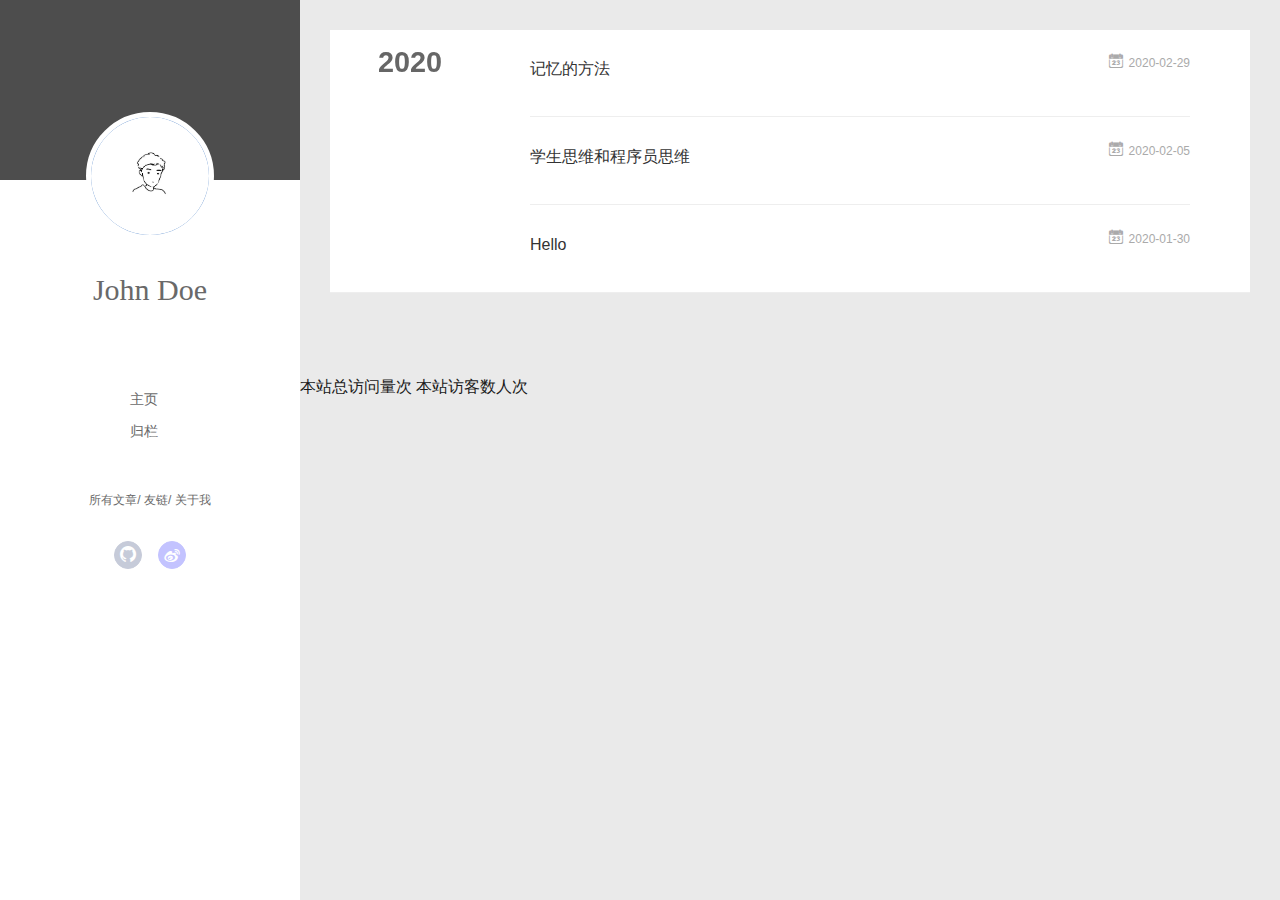
<file: archives/index.html>
<!DOCTYPE html>
<html>
<head>
  <meta charset="utf-8">
  
  <meta name="renderer" content="webkit">
  <meta http-equiv="X-UA-Compatible" content="IE=edge" >
  <link rel="dns-prefetch" href="https://github.com/jiangyuanchang/jiangyuanchang.github.io.git">
  <title>Archives | Hexo</title>
  <meta name="viewport" content="width=device-width, initial-scale=1, maximum-scale=1">
  <meta property="og:type" content="website">
<meta property="og:title" content="Hexo">
<meta property="og:url" content="https://github.com/jiangyuanchang/jiangyuanchang.github.io.git/archives/index.html">
<meta property="og:site_name" content="Hexo">
<meta property="og:locale" content="en_US">
<meta property="article:author" content="John Doe">
<meta name="twitter:card" content="summary">
  
    <link rel="alternative" href="/atom.xml" title="Hexo" type="application/atom+xml">
  
  
    <link rel="icon" href="/favicon.png">
  
  <link rel="stylesheet" type="text/css" href="/./main.0cf68a.css">
  <style type="text/css">
  
    #container.show {
      background: linear-gradient(200deg,#a0cfe4,#e8c37e);
    }
  </style>
  

  

<meta name="generator" content="Hexo 4.2.0"></head>

<body>
  <div id="container" q-class="show:isCtnShow">
    <canvas id="anm-canvas" class="anm-canvas"></canvas>
    <div class="left-col" q-class="show:isShow">
      
<div class="overlay" style="background: #4d4d4d"></div>
<div class="intrude-less">
	<header id="header" class="inner">
		<a href="/" class="profilepic">
			<img src="/assets/img/head.jpg" class="js-avatar">
		</a>
		<hgroup>
		  <h1 class="header-author"><a href="/">John Doe</a></h1>
		</hgroup>
		

		<nav class="header-menu">
			<ul>
			
				<li><a href="/">主页</a></li>
	        
				<li><a href="/archives/index.html">归栏</a></li>
	        
			</ul>
		</nav>
		<nav class="header-smart-menu">
    		
    			
    			<a q-on="click: openSlider(e, 'innerArchive')" href="javascript:void(0)">所有文章</a>
    			
            
    			
    			<a q-on="click: openSlider(e, 'friends')" href="javascript:void(0)">友链</a>
    			
            
    			
    			<a q-on="click: openSlider(e, 'aboutme')" href="javascript:void(0)">关于我</a>
    			
            
		</nav>
		<nav class="header-nav">
			<div class="social">
				
					<a class="github" target="_blank" href="http://github.com/jiangyuanchang" title="github"><i class="icon-github"></i></a>
		        
					<a class="weibo" target="_blank" href="https://weibo.com/5771701596/profile?topnav=1&wvr=6&is_all=1" title="weibo"><i class="icon-weibo"></i></a>
		        
			</div>
		</nav>
	</header>		
</div>

    </div>
    <div class="mid-col" q-class="show:isShow,hide:isShow|isFalse">
      
<nav id="mobile-nav">
  	<div class="overlay js-overlay" style="background: #4d4d4d"></div>
	<div class="btnctn js-mobile-btnctn">
  		<div class="slider-trigger list" q-on="click: openSlider(e)"><i class="icon icon-sort"></i></div>
	</div>
	<div class="intrude-less">
		<header id="header" class="inner">
			<div class="profilepic">
				<img src="/assets/img/head.jpg" class="js-avatar">
			</div>
			<hgroup>
			  <h1 class="header-author js-header-author">John Doe</h1>
			</hgroup>
			
			
			
				
			
				
			
			
			
			<nav class="header-nav">
				<div class="social">
					
						<a class="github" target="_blank" href="http://github.com/jiangyuanchang" title="github"><i class="icon-github"></i></a>
			        
						<a class="weibo" target="_blank" href="https://weibo.com/5771701596/profile?topnav=1&wvr=6&is_all=1" title="weibo"><i class="icon-weibo"></i></a>
			        
				</div>
			</nav>

			<nav class="header-menu js-header-menu">
				<ul style="width: 50%">
				
				
					<li style="width: 50%"><a href="/">主页</a></li>
		        
					<li style="width: 50%"><a href="/archives/index.html">归栏</a></li>
		        
				</ul>
			</nav>
		</header>				
	</div>
	<div class="mobile-mask" style="display:none" q-show="isShow"></div>
</nav>

      <div id="wrapper" class="body-wrap">
        <div class="menu-l">
          <div class="canvas-wrap">
            <canvas data-colors="#eaeaea" data-sectionHeight="100" data-contentId="js-content" id="myCanvas1" class="anm-canvas"></canvas>
          </div>
          <div id="js-content" class="content-ll">
            
  
  
    
    
      
      
      <section class="archives-wrap">
        <div class="archive-year-wrap">
          <a href="/archives/2020" class="archive-year">2020</a>
        </div>
        <div class="archives">
    
    <article class="archive-article archive-type-post">
  <div class="archive-article-inner">
    <header class="archive-article-header">
      	<div class="article-meta">
	      	<a href="/2020/02/29/%E8%AE%B0%E5%BF%86%E7%9A%84%E6%96%B9%E6%B3%95/" class="archive-article-date">
  	<time datetime="2020-02-29T02:52:43.925Z" itemprop="datePublished"><i class="icon-calendar icon"></i>2020-02-29</time>
</a>
        </div>
    	 
  
    <h1 itemprop="name">
      <a class="archive-article-title" href="/2020/02/29/%E8%AE%B0%E5%BF%86%E7%9A%84%E6%96%B9%E6%B3%95/">记忆的方法</a>
    </h1>
  

        <div class="article-info info-on-right">
          
          

        </div>
        <div class="clearfix"></div>
    </header>
  </div>
</article>
  
    
    
    <article class="archive-article archive-type-post">
  <div class="archive-article-inner">
    <header class="archive-article-header">
      	<div class="article-meta">
	      	<a href="/2020/02/05/%E5%AD%A6%E7%94%9F%E6%80%9D%E7%BB%B4%E5%92%8C%E7%A8%8B%E5%BA%8F%E5%91%98%E6%80%9D%E7%BB%B4/" class="archive-article-date">
  	<time datetime="2020-02-05T03:37:43.504Z" itemprop="datePublished"><i class="icon-calendar icon"></i>2020-02-05</time>
</a>
        </div>
    	 
  
    <h1 itemprop="name">
      <a class="archive-article-title" href="/2020/02/05/%E5%AD%A6%E7%94%9F%E6%80%9D%E7%BB%B4%E5%92%8C%E7%A8%8B%E5%BA%8F%E5%91%98%E6%80%9D%E7%BB%B4/">学生思维和程序员思维</a>
    </h1>
  

        <div class="article-info info-on-right">
          
          

        </div>
        <div class="clearfix"></div>
    </header>
  </div>
</article>
  
    
    
    <article class="archive-article archive-type-post">
  <div class="archive-article-inner">
    <header class="archive-article-header">
      	<div class="article-meta">
	      	<a href="/2020/01/30/hello-world/" class="archive-article-date">
  	<time datetime="2020-01-30T08:39:22.018Z" itemprop="datePublished"><i class="icon-calendar icon"></i>2020-01-30</time>
</a>
        </div>
    	 
  
    <h1 itemprop="name">
      <a class="archive-article-title" href="/2020/01/30/hello-world/">Hello</a>
    </h1>
  

        <div class="article-info info-on-right">
          
          

        </div>
        <div class="clearfix"></div>
    </header>
  </div>
</article>
  
  
    </div></section>
  

    


          </div>
        </div>
      </div>
      <span id="busuanzi_container_site_pv">    本站总访问量<span id="busuanzi_value_site_pv"></span>次</span>

<span id="busuanzi_container_site_uv">  本站访客数<span id="busuanzi_value_site_uv"></span>人次</span>
    </div>
    <script>
	var yiliaConfig = {
		mathjax: false,
		isHome: false,
		isPost: false,
		isArchive: true,
		isTag: false,
		isCategory: false,
		open_in_new: false,
		toc_hide_index: true,
		root: "/",
		innerArchive: true,
		showTags: false
	}
</script>

<script>!function(t){function n(e){if(r[e])return r[e].exports;var i=r[e]={exports:{},id:e,loaded:!1};return t[e].call(i.exports,i,i.exports,n),i.loaded=!0,i.exports}var r={};n.m=t,n.c=r,n.p="./",n(0)}([function(t,n,r){r(195),t.exports=r(191)},function(t,n,r){var e=r(3),i=r(52),o=r(27),u=r(28),c=r(53),f="prototype",a=function(t,n,r){var s,l,h,v,p=t&a.F,d=t&a.G,y=t&a.S,g=t&a.P,b=t&a.B,m=d?e:y?e[n]||(e[n]={}):(e[n]||{})[f],x=d?i:i[n]||(i[n]={}),w=x[f]||(x[f]={});d&&(r=n);for(s in r)l=!p&&m&&void 0!==m[s],h=(l?m:r)[s],v=b&&l?c(h,e):g&&"function"==typeof h?c(Function.call,h):h,m&&u(m,s,h,t&a.U),x[s]!=h&&o(x,s,v),g&&w[s]!=h&&(w[s]=h)};e.core=i,a.F=1,a.G=2,a.S=4,a.P=8,a.B=16,a.W=32,a.U=64,a.R=128,t.exports=a},function(t,n,r){var e=r(6);t.exports=function(t){if(!e(t))throw TypeError(t+" is not an object!");return t}},function(t,n){var r=t.exports="undefined"!=typeof window&&window.Math==Math?window:"undefined"!=typeof self&&self.Math==Math?self:Function("return this")();"number"==typeof __g&&(__g=r)},function(t,n){t.exports=function(t){try{return!!t()}catch(t){return!0}}},function(t,n){var r=t.exports="undefined"!=typeof window&&window.Math==Math?window:"undefined"!=typeof self&&self.Math==Math?self:Function("return this")();"number"==typeof __g&&(__g=r)},function(t,n){t.exports=function(t){return"object"==typeof t?null!==t:"function"==typeof t}},function(t,n,r){var e=r(126)("wks"),i=r(76),o=r(3).Symbol,u="function"==typeof o;(t.exports=function(t){return e[t]||(e[t]=u&&o[t]||(u?o:i)("Symbol."+t))}).store=e},function(t,n){var r={}.hasOwnProperty;t.exports=function(t,n){return r.call(t,n)}},function(t,n,r){var e=r(94),i=r(33);t.exports=function(t){return e(i(t))}},function(t,n,r){t.exports=!r(4)(function(){return 7!=Object.defineProperty({},"a",{get:function(){return 7}}).a})},function(t,n,r){var e=r(2),i=r(167),o=r(50),u=Object.defineProperty;n.f=r(10)?Object.defineProperty:function(t,n,r){if(e(t),n=o(n,!0),e(r),i)try{return u(t,n,r)}catch(t){}if("get"in r||"set"in r)throw TypeError("Accessors not supported!");return"value"in r&&(t[n]=r.value),t}},function(t,n,r){t.exports=!r(18)(function(){return 7!=Object.defineProperty({},"a",{get:function(){return 7}}).a})},function(t,n,r){var e=r(14),i=r(22);t.exports=r(12)?function(t,n,r){return e.f(t,n,i(1,r))}:function(t,n,r){return t[n]=r,t}},function(t,n,r){var e=r(20),i=r(58),o=r(42),u=Object.defineProperty;n.f=r(12)?Object.defineProperty:function(t,n,r){if(e(t),n=o(n,!0),e(r),i)try{return u(t,n,r)}catch(t){}if("get"in r||"set"in r)throw TypeError("Accessors not supported!");return"value"in r&&(t[n]=r.value),t}},function(t,n,r){var e=r(40)("wks"),i=r(23),o=r(5).Symbol,u="function"==typeof o;(t.exports=function(t){return e[t]||(e[t]=u&&o[t]||(u?o:i)("Symbol."+t))}).store=e},function(t,n,r){var e=r(67),i=Math.min;t.exports=function(t){return t>0?i(e(t),9007199254740991):0}},function(t,n,r){var e=r(46);t.exports=function(t){return Object(e(t))}},function(t,n){t.exports=function(t){try{return!!t()}catch(t){return!0}}},function(t,n,r){var e=r(63),i=r(34);t.exports=Object.keys||function(t){return e(t,i)}},function(t,n,r){var e=r(21);t.exports=function(t){if(!e(t))throw TypeError(t+" is not an object!");return t}},function(t,n){t.exports=function(t){return"object"==typeof t?null!==t:"function"==typeof t}},function(t,n){t.exports=function(t,n){return{enumerable:!(1&t),configurable:!(2&t),writable:!(4&t),value:n}}},function(t,n){var r=0,e=Math.random();t.exports=function(t){return"Symbol(".concat(void 0===t?"":t,")_",(++r+e).toString(36))}},function(t,n){var r={}.hasOwnProperty;t.exports=function(t,n){return r.call(t,n)}},function(t,n){var r=t.exports={version:"2.4.0"};"number"==typeof __e&&(__e=r)},function(t,n){t.exports=function(t){if("function"!=typeof t)throw TypeError(t+" is not a function!");return t}},function(t,n,r){var e=r(11),i=r(66);t.exports=r(10)?function(t,n,r){return e.f(t,n,i(1,r))}:function(t,n,r){return t[n]=r,t}},function(t,n,r){var e=r(3),i=r(27),o=r(24),u=r(76)("src"),c="toString",f=Function[c],a=(""+f).split(c);r(52).inspectSource=function(t){return f.call(t)},(t.exports=function(t,n,r,c){var f="function"==typeof r;f&&(o(r,"name")||i(r,"name",n)),t[n]!==r&&(f&&(o(r,u)||i(r,u,t[n]?""+t[n]:a.join(String(n)))),t===e?t[n]=r:c?t[n]?t[n]=r:i(t,n,r):(delete t[n],i(t,n,r)))})(Function.prototype,c,function(){return"function"==typeof this&&this[u]||f.call(this)})},function(t,n,r){var e=r(1),i=r(4),o=r(46),u=function(t,n,r,e){var i=String(o(t)),u="<"+n;return""!==r&&(u+=" "+r+'="'+String(e).replace(/"/g,"&quot;")+'"'),u+">"+i+"</"+n+">"};t.exports=function(t,n){var r={};r[t]=n(u),e(e.P+e.F*i(function(){var n=""[t]('"');return n!==n.toLowerCase()||n.split('"').length>3}),"String",r)}},function(t,n,r){var e=r(115),i=r(46);t.exports=function(t){return e(i(t))}},function(t,n,r){var e=r(116),i=r(66),o=r(30),u=r(50),c=r(24),f=r(167),a=Object.getOwnPropertyDescriptor;n.f=r(10)?a:function(t,n){if(t=o(t),n=u(n,!0),f)try{return a(t,n)}catch(t){}if(c(t,n))return i(!e.f.call(t,n),t[n])}},function(t,n,r){var e=r(24),i=r(17),o=r(145)("IE_PROTO"),u=Object.prototype;t.exports=Object.getPrototypeOf||function(t){return t=i(t),e(t,o)?t[o]:"function"==typeof t.constructor&&t instanceof t.constructor?t.constructor.prototype:t instanceof Object?u:null}},function(t,n){t.exports=function(t){if(void 0==t)throw TypeError("Can't call method on  "+t);return t}},function(t,n){t.exports="constructor,hasOwnProperty,isPrototypeOf,propertyIsEnumerable,toLocaleString,toString,valueOf".split(",")},function(t,n){t.exports={}},function(t,n){t.exports=!0},function(t,n){n.f={}.propertyIsEnumerable},function(t,n,r){var e=r(14).f,i=r(8),o=r(15)("toStringTag");t.exports=function(t,n,r){t&&!i(t=r?t:t.prototype,o)&&e(t,o,{configurable:!0,value:n})}},function(t,n,r){var e=r(40)("keys"),i=r(23);t.exports=function(t){return e[t]||(e[t]=i(t))}},function(t,n,r){var e=r(5),i="__core-js_shared__",o=e[i]||(e[i]={});t.exports=function(t){return o[t]||(o[t]={})}},function(t,n){var r=Math.ceil,e=Math.floor;t.exports=function(t){return isNaN(t=+t)?0:(t>0?e:r)(t)}},function(t,n,r){var e=r(21);t.exports=function(t,n){if(!e(t))return t;var r,i;if(n&&"function"==typeof(r=t.toString)&&!e(i=r.call(t)))return i;if("function"==typeof(r=t.valueOf)&&!e(i=r.call(t)))return i;if(!n&&"function"==typeof(r=t.toString)&&!e(i=r.call(t)))return i;throw TypeError("Can't convert object to primitive value")}},function(t,n,r){var e=r(5),i=r(25),o=r(36),u=r(44),c=r(14).f;t.exports=function(t){var n=i.Symbol||(i.Symbol=o?{}:e.Symbol||{});"_"==t.charAt(0)||t in n||c(n,t,{value:u.f(t)})}},function(t,n,r){n.f=r(15)},function(t,n){var r={}.toString;t.exports=function(t){return r.call(t).slice(8,-1)}},function(t,n){t.exports=function(t){if(void 0==t)throw TypeError("Can't call method on  "+t);return t}},function(t,n,r){var e=r(4);t.exports=function(t,n){return!!t&&e(function(){n?t.call(null,function(){},1):t.call(null)})}},function(t,n,r){var e=r(53),i=r(115),o=r(17),u=r(16),c=r(203);t.exports=function(t,n){var r=1==t,f=2==t,a=3==t,s=4==t,l=6==t,h=5==t||l,v=n||c;return function(n,c,p){for(var d,y,g=o(n),b=i(g),m=e(c,p,3),x=u(b.length),w=0,S=r?v(n,x):f?v(n,0):void 0;x>w;w++)if((h||w in b)&&(d=b[w],y=m(d,w,g),t))if(r)S[w]=y;else if(y)switch(t){case 3:return!0;case 5:return d;case 6:return w;case 2:S.push(d)}else if(s)return!1;return l?-1:a||s?s:S}}},function(t,n,r){var e=r(1),i=r(52),o=r(4);t.exports=function(t,n){var r=(i.Object||{})[t]||Object[t],u={};u[t]=n(r),e(e.S+e.F*o(function(){r(1)}),"Object",u)}},function(t,n,r){var e=r(6);t.exports=function(t,n){if(!e(t))return t;var r,i;if(n&&"function"==typeof(r=t.toString)&&!e(i=r.call(t)))return i;if("function"==typeof(r=t.valueOf)&&!e(i=r.call(t)))return i;if(!n&&"function"==typeof(r=t.toString)&&!e(i=r.call(t)))return i;throw TypeError("Can't convert object to primitive value")}},function(t,n,r){var e=r(5),i=r(25),o=r(91),u=r(13),c="prototype",f=function(t,n,r){var a,s,l,h=t&f.F,v=t&f.G,p=t&f.S,d=t&f.P,y=t&f.B,g=t&f.W,b=v?i:i[n]||(i[n]={}),m=b[c],x=v?e:p?e[n]:(e[n]||{})[c];v&&(r=n);for(a in r)(s=!h&&x&&void 0!==x[a])&&a in b||(l=s?x[a]:r[a],b[a]=v&&"function"!=typeof x[a]?r[a]:y&&s?o(l,e):g&&x[a]==l?function(t){var n=function(n,r,e){if(this instanceof t){switch(arguments.length){case 0:return new t;case 1:return new t(n);case 2:return new t(n,r)}return new t(n,r,e)}return t.apply(this,arguments)};return n[c]=t[c],n}(l):d&&"function"==typeof l?o(Function.call,l):l,d&&((b.virtual||(b.virtual={}))[a]=l,t&f.R&&m&&!m[a]&&u(m,a,l)))};f.F=1,f.G=2,f.S=4,f.P=8,f.B=16,f.W=32,f.U=64,f.R=128,t.exports=f},function(t,n){var r=t.exports={version:"2.4.0"};"number"==typeof __e&&(__e=r)},function(t,n,r){var e=r(26);t.exports=function(t,n,r){if(e(t),void 0===n)return t;switch(r){case 1:return function(r){return t.call(n,r)};case 2:return function(r,e){return t.call(n,r,e)};case 3:return function(r,e,i){return t.call(n,r,e,i)}}return function(){return t.apply(n,arguments)}}},function(t,n,r){var e=r(183),i=r(1),o=r(126)("metadata"),u=o.store||(o.store=new(r(186))),c=function(t,n,r){var i=u.get(t);if(!i){if(!r)return;u.set(t,i=new e)}var o=i.get(n);if(!o){if(!r)return;i.set(n,o=new e)}return o},f=function(t,n,r){var e=c(n,r,!1);return void 0!==e&&e.has(t)},a=function(t,n,r){var e=c(n,r,!1);return void 0===e?void 0:e.get(t)},s=function(t,n,r,e){c(r,e,!0).set(t,n)},l=function(t,n){var r=c(t,n,!1),e=[];return r&&r.forEach(function(t,n){e.push(n)}),e},h=function(t){return void 0===t||"symbol"==typeof t?t:String(t)},v=function(t){i(i.S,"Reflect",t)};t.exports={store:u,map:c,has:f,get:a,set:s,keys:l,key:h,exp:v}},function(t,n,r){"use strict";if(r(10)){var e=r(69),i=r(3),o=r(4),u=r(1),c=r(127),f=r(152),a=r(53),s=r(68),l=r(66),h=r(27),v=r(73),p=r(67),d=r(16),y=r(75),g=r(50),b=r(24),m=r(180),x=r(114),w=r(6),S=r(17),_=r(137),O=r(70),E=r(32),P=r(71).f,j=r(154),F=r(76),M=r(7),A=r(48),N=r(117),T=r(146),I=r(155),k=r(80),L=r(123),R=r(74),C=r(130),D=r(160),U=r(11),W=r(31),G=U.f,B=W.f,V=i.RangeError,z=i.TypeError,q=i.Uint8Array,K="ArrayBuffer",J="Shared"+K,Y="BYTES_PER_ELEMENT",H="prototype",$=Array[H],X=f.ArrayBuffer,Q=f.DataView,Z=A(0),tt=A(2),nt=A(3),rt=A(4),et=A(5),it=A(6),ot=N(!0),ut=N(!1),ct=I.values,ft=I.keys,at=I.entries,st=$.lastIndexOf,lt=$.reduce,ht=$.reduceRight,vt=$.join,pt=$.sort,dt=$.slice,yt=$.toString,gt=$.toLocaleString,bt=M("iterator"),mt=M("toStringTag"),xt=F("typed_constructor"),wt=F("def_constructor"),St=c.CONSTR,_t=c.TYPED,Ot=c.VIEW,Et="Wrong length!",Pt=A(1,function(t,n){return Tt(T(t,t[wt]),n)}),jt=o(function(){return 1===new q(new Uint16Array([1]).buffer)[0]}),Ft=!!q&&!!q[H].set&&o(function(){new q(1).set({})}),Mt=function(t,n){if(void 0===t)throw z(Et);var r=+t,e=d(t);if(n&&!m(r,e))throw V(Et);return e},At=function(t,n){var r=p(t);if(r<0||r%n)throw V("Wrong offset!");return r},Nt=function(t){if(w(t)&&_t in t)return t;throw z(t+" is not a typed array!")},Tt=function(t,n){if(!(w(t)&&xt in t))throw z("It is not a typed array constructor!");return new t(n)},It=function(t,n){return kt(T(t,t[wt]),n)},kt=function(t,n){for(var r=0,e=n.length,i=Tt(t,e);e>r;)i[r]=n[r++];return i},Lt=function(t,n,r){G(t,n,{get:function(){return this._d[r]}})},Rt=function(t){var n,r,e,i,o,u,c=S(t),f=arguments.length,s=f>1?arguments[1]:void 0,l=void 0!==s,h=j(c);if(void 0!=h&&!_(h)){for(u=h.call(c),e=[],n=0;!(o=u.next()).done;n++)e.push(o.value);c=e}for(l&&f>2&&(s=a(s,arguments[2],2)),n=0,r=d(c.length),i=Tt(this,r);r>n;n++)i[n]=l?s(c[n],n):c[n];return i},Ct=function(){for(var t=0,n=arguments.length,r=Tt(this,n);n>t;)r[t]=arguments[t++];return r},Dt=!!q&&o(function(){gt.call(new q(1))}),Ut=function(){return gt.apply(Dt?dt.call(Nt(this)):Nt(this),arguments)},Wt={copyWithin:function(t,n){return D.call(Nt(this),t,n,arguments.length>2?arguments[2]:void 0)},every:function(t){return rt(Nt(this),t,arguments.length>1?arguments[1]:void 0)},fill:function(t){return C.apply(Nt(this),arguments)},filter:function(t){return It(this,tt(Nt(this),t,arguments.length>1?arguments[1]:void 0))},find:function(t){return et(Nt(this),t,arguments.length>1?arguments[1]:void 0)},findIndex:function(t){return it(Nt(this),t,arguments.length>1?arguments[1]:void 0)},forEach:function(t){Z(Nt(this),t,arguments.length>1?arguments[1]:void 0)},indexOf:function(t){return ut(Nt(this),t,arguments.length>1?arguments[1]:void 0)},includes:function(t){return ot(Nt(this),t,arguments.length>1?arguments[1]:void 0)},join:function(t){return vt.apply(Nt(this),arguments)},lastIndexOf:function(t){return st.apply(Nt(this),arguments)},map:function(t){return Pt(Nt(this),t,arguments.length>1?arguments[1]:void 0)},reduce:function(t){return lt.apply(Nt(this),arguments)},reduceRight:function(t){return ht.apply(Nt(this),arguments)},reverse:function(){for(var t,n=this,r=Nt(n).length,e=Math.floor(r/2),i=0;i<e;)t=n[i],n[i++]=n[--r],n[r]=t;return n},some:function(t){return nt(Nt(this),t,arguments.length>1?arguments[1]:void 0)},sort:function(t){return pt.call(Nt(this),t)},subarray:function(t,n){var r=Nt(this),e=r.length,i=y(t,e);return new(T(r,r[wt]))(r.buffer,r.byteOffset+i*r.BYTES_PER_ELEMENT,d((void 0===n?e:y(n,e))-i))}},Gt=function(t,n){return It(this,dt.call(Nt(this),t,n))},Bt=function(t){Nt(this);var n=At(arguments[1],1),r=this.length,e=S(t),i=d(e.length),o=0;if(i+n>r)throw V(Et);for(;o<i;)this[n+o]=e[o++]},Vt={entries:function(){return at.call(Nt(this))},keys:function(){return ft.call(Nt(this))},values:function(){return ct.call(Nt(this))}},zt=function(t,n){return w(t)&&t[_t]&&"symbol"!=typeof n&&n in t&&String(+n)==String(n)},qt=function(t,n){return zt(t,n=g(n,!0))?l(2,t[n]):B(t,n)},Kt=function(t,n,r){return!(zt(t,n=g(n,!0))&&w(r)&&b(r,"value"))||b(r,"get")||b(r,"set")||r.configurable||b(r,"writable")&&!r.writable||b(r,"enumerable")&&!r.enumerable?G(t,n,r):(t[n]=r.value,t)};St||(W.f=qt,U.f=Kt),u(u.S+u.F*!St,"Object",{getOwnPropertyDescriptor:qt,defineProperty:Kt}),o(function(){yt.call({})})&&(yt=gt=function(){return vt.call(this)});var Jt=v({},Wt);v(Jt,Vt),h(Jt,bt,Vt.values),v(Jt,{slice:Gt,set:Bt,constructor:function(){},toString:yt,toLocaleString:Ut}),Lt(Jt,"buffer","b"),Lt(Jt,"byteOffset","o"),Lt(Jt,"byteLength","l"),Lt(Jt,"length","e"),G(Jt,mt,{get:function(){return this[_t]}}),t.exports=function(t,n,r,f){f=!!f;var a=t+(f?"Clamped":"")+"Array",l="Uint8Array"!=a,v="get"+t,p="set"+t,y=i[a],g=y||{},b=y&&E(y),m=!y||!c.ABV,S={},_=y&&y[H],j=function(t,r){var e=t._d;return e.v[v](r*n+e.o,jt)},F=function(t,r,e){var i=t._d;f&&(e=(e=Math.round(e))<0?0:e>255?255:255&e),i.v[p](r*n+i.o,e,jt)},M=function(t,n){G(t,n,{get:function(){return j(this,n)},set:function(t){return F(this,n,t)},enumerable:!0})};m?(y=r(function(t,r,e,i){s(t,y,a,"_d");var o,u,c,f,l=0,v=0;if(w(r)){if(!(r instanceof X||(f=x(r))==K||f==J))return _t in r?kt(y,r):Rt.call(y,r);o=r,v=At(e,n);var p=r.byteLength;if(void 0===i){if(p%n)throw V(Et);if((u=p-v)<0)throw V(Et)}else if((u=d(i)*n)+v>p)throw V(Et);c=u/n}else c=Mt(r,!0),u=c*n,o=new X(u);for(h(t,"_d",{b:o,o:v,l:u,e:c,v:new Q(o)});l<c;)M(t,l++)}),_=y[H]=O(Jt),h(_,"constructor",y)):L(function(t){new y(null),new y(t)},!0)||(y=r(function(t,r,e,i){s(t,y,a);var o;return w(r)?r instanceof X||(o=x(r))==K||o==J?void 0!==i?new g(r,At(e,n),i):void 0!==e?new g(r,At(e,n)):new g(r):_t in r?kt(y,r):Rt.call(y,r):new g(Mt(r,l))}),Z(b!==Function.prototype?P(g).concat(P(b)):P(g),function(t){t in y||h(y,t,g[t])}),y[H]=_,e||(_.constructor=y));var A=_[bt],N=!!A&&("values"==A.name||void 0==A.name),T=Vt.values;h(y,xt,!0),h(_,_t,a),h(_,Ot,!0),h(_,wt,y),(f?new y(1)[mt]==a:mt in _)||G(_,mt,{get:function(){return a}}),S[a]=y,u(u.G+u.W+u.F*(y!=g),S),u(u.S,a,{BYTES_PER_ELEMENT:n,from:Rt,of:Ct}),Y in _||h(_,Y,n),u(u.P,a,Wt),R(a),u(u.P+u.F*Ft,a,{set:Bt}),u(u.P+u.F*!N,a,Vt),u(u.P+u.F*(_.toString!=yt),a,{toString:yt}),u(u.P+u.F*o(function(){new y(1).slice()}),a,{slice:Gt}),u(u.P+u.F*(o(function(){return[1,2].toLocaleString()!=new y([1,2]).toLocaleString()})||!o(function(){_.toLocaleString.call([1,2])})),a,{toLocaleString:Ut}),k[a]=N?A:T,e||N||h(_,bt,T)}}else t.exports=function(){}},function(t,n){var r={}.toString;t.exports=function(t){return r.call(t).slice(8,-1)}},function(t,n,r){var e=r(21),i=r(5).document,o=e(i)&&e(i.createElement);t.exports=function(t){return o?i.createElement(t):{}}},function(t,n,r){t.exports=!r(12)&&!r(18)(function(){return 7!=Object.defineProperty(r(57)("div"),"a",{get:function(){return 7}}).a})},function(t,n,r){"use strict";var e=r(36),i=r(51),o=r(64),u=r(13),c=r(8),f=r(35),a=r(96),s=r(38),l=r(103),h=r(15)("iterator"),v=!([].keys&&"next"in[].keys()),p="keys",d="values",y=function(){return this};t.exports=function(t,n,r,g,b,m,x){a(r,n,g);var w,S,_,O=function(t){if(!v&&t in F)return F[t];switch(t){case p:case d:return function(){return new r(this,t)}}return function(){return new r(this,t)}},E=n+" Iterator",P=b==d,j=!1,F=t.prototype,M=F[h]||F["@@iterator"]||b&&F[b],A=M||O(b),N=b?P?O("entries"):A:void 0,T="Array"==n?F.entries||M:M;if(T&&(_=l(T.call(new t)))!==Object.prototype&&(s(_,E,!0),e||c(_,h)||u(_,h,y)),P&&M&&M.name!==d&&(j=!0,A=function(){return M.call(this)}),e&&!x||!v&&!j&&F[h]||u(F,h,A),f[n]=A,f[E]=y,b)if(w={values:P?A:O(d),keys:m?A:O(p),entries:N},x)for(S in w)S in F||o(F,S,w[S]);else i(i.P+i.F*(v||j),n,w);return w}},function(t,n,r){var e=r(20),i=r(100),o=r(34),u=r(39)("IE_PROTO"),c=function(){},f="prototype",a=function(){var t,n=r(57)("iframe"),e=o.length;for(n.style.display="none",r(93).appendChild(n),n.src="javascript:",t=n.contentWindow.document,t.open(),t.write("<script>document.F=Object<\/script>"),t.close(),a=t.F;e--;)delete a[f][o[e]];return a()};t.exports=Object.create||function(t,n){var r;return null!==t?(c[f]=e(t),r=new c,c[f]=null,r[u]=t):r=a(),void 0===n?r:i(r,n)}},function(t,n,r){var e=r(63),i=r(34).concat("length","prototype");n.f=Object.getOwnPropertyNames||function(t){return e(t,i)}},function(t,n){n.f=Object.getOwnPropertySymbols},function(t,n,r){var e=r(8),i=r(9),o=r(90)(!1),u=r(39)("IE_PROTO");t.exports=function(t,n){var r,c=i(t),f=0,a=[];for(r in c)r!=u&&e(c,r)&&a.push(r);for(;n.length>f;)e(c,r=n[f++])&&(~o(a,r)||a.push(r));return a}},function(t,n,r){t.exports=r(13)},function(t,n,r){var e=r(76)("meta"),i=r(6),o=r(24),u=r(11).f,c=0,f=Object.isExtensible||function(){return!0},a=!r(4)(function(){return f(Object.preventExtensions({}))}),s=function(t){u(t,e,{value:{i:"O"+ ++c,w:{}}})},l=function(t,n){if(!i(t))return"symbol"==typeof t?t:("string"==typeof t?"S":"P")+t;if(!o(t,e)){if(!f(t))return"F";if(!n)return"E";s(t)}return t[e].i},h=function(t,n){if(!o(t,e)){if(!f(t))return!0;if(!n)return!1;s(t)}return t[e].w},v=function(t){return a&&p.NEED&&f(t)&&!o(t,e)&&s(t),t},p=t.exports={KEY:e,NEED:!1,fastKey:l,getWeak:h,onFreeze:v}},function(t,n){t.exports=function(t,n){return{enumerable:!(1&t),configurable:!(2&t),writable:!(4&t),value:n}}},function(t,n){var r=Math.ceil,e=Math.floor;t.exports=function(t){return isNaN(t=+t)?0:(t>0?e:r)(t)}},function(t,n){t.exports=function(t,n,r,e){if(!(t instanceof n)||void 0!==e&&e in t)throw TypeError(r+": incorrect invocation!");return t}},function(t,n){t.exports=!1},function(t,n,r){var e=r(2),i=r(173),o=r(133),u=r(145)("IE_PROTO"),c=function(){},f="prototype",a=function(){var t,n=r(132)("iframe"),e=o.length;for(n.style.display="none",r(135).appendChild(n),n.src="javascript:",t=n.contentWindow.document,t.open(),t.write("<script>document.F=Object<\/script>"),t.close(),a=t.F;e--;)delete a[f][o[e]];return a()};t.exports=Object.create||function(t,n){var r;return null!==t?(c[f]=e(t),r=new c,c[f]=null,r[u]=t):r=a(),void 0===n?r:i(r,n)}},function(t,n,r){var e=r(175),i=r(133).concat("length","prototype");n.f=Object.getOwnPropertyNames||function(t){return e(t,i)}},function(t,n,r){var e=r(175),i=r(133);t.exports=Object.keys||function(t){return e(t,i)}},function(t,n,r){var e=r(28);t.exports=function(t,n,r){for(var i in n)e(t,i,n[i],r);return t}},function(t,n,r){"use strict";var e=r(3),i=r(11),o=r(10),u=r(7)("species");t.exports=function(t){var n=e[t];o&&n&&!n[u]&&i.f(n,u,{configurable:!0,get:function(){return this}})}},function(t,n,r){var e=r(67),i=Math.max,o=Math.min;t.exports=function(t,n){return t=e(t),t<0?i(t+n,0):o(t,n)}},function(t,n){var r=0,e=Math.random();t.exports=function(t){return"Symbol(".concat(void 0===t?"":t,")_",(++r+e).toString(36))}},function(t,n,r){var e=r(33);t.exports=function(t){return Object(e(t))}},function(t,n,r){var e=r(7)("unscopables"),i=Array.prototype;void 0==i[e]&&r(27)(i,e,{}),t.exports=function(t){i[e][t]=!0}},function(t,n,r){var e=r(53),i=r(169),o=r(137),u=r(2),c=r(16),f=r(154),a={},s={},n=t.exports=function(t,n,r,l,h){var v,p,d,y,g=h?function(){return t}:f(t),b=e(r,l,n?2:1),m=0;if("function"!=typeof g)throw TypeError(t+" is not iterable!");if(o(g)){for(v=c(t.length);v>m;m++)if((y=n?b(u(p=t[m])[0],p[1]):b(t[m]))===a||y===s)return y}else for(d=g.call(t);!(p=d.next()).done;)if((y=i(d,b,p.value,n))===a||y===s)return y};n.BREAK=a,n.RETURN=s},function(t,n){t.exports={}},function(t,n,r){var e=r(11).f,i=r(24),o=r(7)("toStringTag");t.exports=function(t,n,r){t&&!i(t=r?t:t.prototype,o)&&e(t,o,{configurable:!0,value:n})}},function(t,n,r){var e=r(1),i=r(46),o=r(4),u=r(150),c="["+u+"]",f="​",a=RegExp("^"+c+c+"*"),s=RegExp(c+c+"*$"),l=function(t,n,r){var i={},c=o(function(){return!!u[t]()||f[t]()!=f}),a=i[t]=c?n(h):u[t];r&&(i[r]=a),e(e.P+e.F*c,"String",i)},h=l.trim=function(t,n){return t=String(i(t)),1&n&&(t=t.replace(a,"")),2&n&&(t=t.replace(s,"")),t};t.exports=l},function(t,n,r){t.exports={default:r(86),__esModule:!0}},function(t,n,r){t.exports={default:r(87),__esModule:!0}},function(t,n,r){"use strict";function e(t){return t&&t.__esModule?t:{default:t}}n.__esModule=!0;var i=r(84),o=e(i),u=r(83),c=e(u),f="function"==typeof c.default&&"symbol"==typeof o.default?function(t){return typeof t}:function(t){return t&&"function"==typeof c.default&&t.constructor===c.default&&t!==c.default.prototype?"symbol":typeof t};n.default="function"==typeof c.default&&"symbol"===f(o.default)?function(t){return void 0===t?"undefined":f(t)}:function(t){return t&&"function"==typeof c.default&&t.constructor===c.default&&t!==c.default.prototype?"symbol":void 0===t?"undefined":f(t)}},function(t,n,r){r(110),r(108),r(111),r(112),t.exports=r(25).Symbol},function(t,n,r){r(109),r(113),t.exports=r(44).f("iterator")},function(t,n){t.exports=function(t){if("function"!=typeof t)throw TypeError(t+" is not a function!");return t}},function(t,n){t.exports=function(){}},function(t,n,r){var e=r(9),i=r(106),o=r(105);t.exports=function(t){return function(n,r,u){var c,f=e(n),a=i(f.length),s=o(u,a);if(t&&r!=r){for(;a>s;)if((c=f[s++])!=c)return!0}else for(;a>s;s++)if((t||s in f)&&f[s]===r)return t||s||0;return!t&&-1}}},function(t,n,r){var e=r(88);t.exports=function(t,n,r){if(e(t),void 0===n)return t;switch(r){case 1:return function(r){return t.call(n,r)};case 2:return function(r,e){return t.call(n,r,e)};case 3:return function(r,e,i){return t.call(n,r,e,i)}}return function(){return t.apply(n,arguments)}}},function(t,n,r){var e=r(19),i=r(62),o=r(37);t.exports=function(t){var n=e(t),r=i.f;if(r)for(var u,c=r(t),f=o.f,a=0;c.length>a;)f.call(t,u=c[a++])&&n.push(u);return n}},function(t,n,r){t.exports=r(5).document&&document.documentElement},function(t,n,r){var e=r(56);t.exports=Object("z").propertyIsEnumerable(0)?Object:function(t){return"String"==e(t)?t.split(""):Object(t)}},function(t,n,r){var e=r(56);t.exports=Array.isArray||function(t){return"Array"==e(t)}},function(t,n,r){"use strict";var e=r(60),i=r(22),o=r(38),u={};r(13)(u,r(15)("iterator"),function(){return this}),t.exports=function(t,n,r){t.prototype=e(u,{next:i(1,r)}),o(t,n+" Iterator")}},function(t,n){t.exports=function(t,n){return{value:n,done:!!t}}},function(t,n,r){var e=r(19),i=r(9);t.exports=function(t,n){for(var r,o=i(t),u=e(o),c=u.length,f=0;c>f;)if(o[r=u[f++]]===n)return r}},function(t,n,r){var e=r(23)("meta"),i=r(21),o=r(8),u=r(14).f,c=0,f=Object.isExtensible||function(){return!0},a=!r(18)(function(){return f(Object.preventExtensions({}))}),s=function(t){u(t,e,{value:{i:"O"+ ++c,w:{}}})},l=function(t,n){if(!i(t))return"symbol"==typeof t?t:("string"==typeof t?"S":"P")+t;if(!o(t,e)){if(!f(t))return"F";if(!n)return"E";s(t)}return t[e].i},h=function(t,n){if(!o(t,e)){if(!f(t))return!0;if(!n)return!1;s(t)}return t[e].w},v=function(t){return a&&p.NEED&&f(t)&&!o(t,e)&&s(t),t},p=t.exports={KEY:e,NEED:!1,fastKey:l,getWeak:h,onFreeze:v}},function(t,n,r){var e=r(14),i=r(20),o=r(19);t.exports=r(12)?Object.defineProperties:function(t,n){i(t);for(var r,u=o(n),c=u.length,f=0;c>f;)e.f(t,r=u[f++],n[r]);return t}},function(t,n,r){var e=r(37),i=r(22),o=r(9),u=r(42),c=r(8),f=r(58),a=Object.getOwnPropertyDescriptor;n.f=r(12)?a:function(t,n){if(t=o(t),n=u(n,!0),f)try{return a(t,n)}catch(t){}if(c(t,n))return i(!e.f.call(t,n),t[n])}},function(t,n,r){var e=r(9),i=r(61).f,o={}.toString,u="object"==typeof window&&window&&Object.getOwnPropertyNames?Object.getOwnPropertyNames(window):[],c=function(t){try{return i(t)}catch(t){return u.slice()}};t.exports.f=function(t){return u&&"[object Window]"==o.call(t)?c(t):i(e(t))}},function(t,n,r){var e=r(8),i=r(77),o=r(39)("IE_PROTO"),u=Object.prototype;t.exports=Object.getPrototypeOf||function(t){return t=i(t),e(t,o)?t[o]:"function"==typeof t.constructor&&t instanceof t.constructor?t.constructor.prototype:t instanceof Object?u:null}},function(t,n,r){var e=r(41),i=r(33);t.exports=function(t){return function(n,r){var o,u,c=String(i(n)),f=e(r),a=c.length;return f<0||f>=a?t?"":void 0:(o=c.charCodeAt(f),o<55296||o>56319||f+1===a||(u=c.charCodeAt(f+1))<56320||u>57343?t?c.charAt(f):o:t?c.slice(f,f+2):u-56320+(o-55296<<10)+65536)}}},function(t,n,r){var e=r(41),i=Math.max,o=Math.min;t.exports=function(t,n){return t=e(t),t<0?i(t+n,0):o(t,n)}},function(t,n,r){var e=r(41),i=Math.min;t.exports=function(t){return t>0?i(e(t),9007199254740991):0}},function(t,n,r){"use strict";var e=r(89),i=r(97),o=r(35),u=r(9);t.exports=r(59)(Array,"Array",function(t,n){this._t=u(t),this._i=0,this._k=n},function(){var t=this._t,n=this._k,r=this._i++;return!t||r>=t.length?(this._t=void 0,i(1)):"keys"==n?i(0,r):"values"==n?i(0,t[r]):i(0,[r,t[r]])},"values"),o.Arguments=o.Array,e("keys"),e("values"),e("entries")},function(t,n){},function(t,n,r){"use strict";var e=r(104)(!0);r(59)(String,"String",function(t){this._t=String(t),this._i=0},function(){var t,n=this._t,r=this._i;return r>=n.length?{value:void 0,done:!0}:(t=e(n,r),this._i+=t.length,{value:t,done:!1})})},function(t,n,r){"use strict";var e=r(5),i=r(8),o=r(12),u=r(51),c=r(64),f=r(99).KEY,a=r(18),s=r(40),l=r(38),h=r(23),v=r(15),p=r(44),d=r(43),y=r(98),g=r(92),b=r(95),m=r(20),x=r(9),w=r(42),S=r(22),_=r(60),O=r(102),E=r(101),P=r(14),j=r(19),F=E.f,M=P.f,A=O.f,N=e.Symbol,T=e.JSON,I=T&&T.stringify,k="prototype",L=v("_hidden"),R=v("toPrimitive"),C={}.propertyIsEnumerable,D=s("symbol-registry"),U=s("symbols"),W=s("op-symbols"),G=Object[k],B="function"==typeof N,V=e.QObject,z=!V||!V[k]||!V[k].findChild,q=o&&a(function(){return 7!=_(M({},"a",{get:function(){return M(this,"a",{value:7}).a}})).a})?function(t,n,r){var e=F(G,n);e&&delete G[n],M(t,n,r),e&&t!==G&&M(G,n,e)}:M,K=function(t){var n=U[t]=_(N[k]);return n._k=t,n},J=B&&"symbol"==typeof N.iterator?function(t){return"symbol"==typeof t}:function(t){return t instanceof N},Y=function(t,n,r){return t===G&&Y(W,n,r),m(t),n=w(n,!0),m(r),i(U,n)?(r.enumerable?(i(t,L)&&t[L][n]&&(t[L][n]=!1),r=_(r,{enumerable:S(0,!1)})):(i(t,L)||M(t,L,S(1,{})),t[L][n]=!0),q(t,n,r)):M(t,n,r)},H=function(t,n){m(t);for(var r,e=g(n=x(n)),i=0,o=e.length;o>i;)Y(t,r=e[i++],n[r]);return t},$=function(t,n){return void 0===n?_(t):H(_(t),n)},X=function(t){var n=C.call(this,t=w(t,!0));return!(this===G&&i(U,t)&&!i(W,t))&&(!(n||!i(this,t)||!i(U,t)||i(this,L)&&this[L][t])||n)},Q=function(t,n){if(t=x(t),n=w(n,!0),t!==G||!i(U,n)||i(W,n)){var r=F(t,n);return!r||!i(U,n)||i(t,L)&&t[L][n]||(r.enumerable=!0),r}},Z=function(t){for(var n,r=A(x(t)),e=[],o=0;r.length>o;)i(U,n=r[o++])||n==L||n==f||e.push(n);return e},tt=function(t){for(var n,r=t===G,e=A(r?W:x(t)),o=[],u=0;e.length>u;)!i(U,n=e[u++])||r&&!i(G,n)||o.push(U[n]);return o};B||(N=function(){if(this instanceof N)throw TypeError("Symbol is not a constructor!");var t=h(arguments.length>0?arguments[0]:void 0),n=function(r){this===G&&n.call(W,r),i(this,L)&&i(this[L],t)&&(this[L][t]=!1),q(this,t,S(1,r))};return o&&z&&q(G,t,{configurable:!0,set:n}),K(t)},c(N[k],"toString",function(){return this._k}),E.f=Q,P.f=Y,r(61).f=O.f=Z,r(37).f=X,r(62).f=tt,o&&!r(36)&&c(G,"propertyIsEnumerable",X,!0),p.f=function(t){return K(v(t))}),u(u.G+u.W+u.F*!B,{Symbol:N});for(var nt="hasInstance,isConcatSpreadable,iterator,match,replace,search,species,split,toPrimitive,toStringTag,unscopables".split(","),rt=0;nt.length>rt;)v(nt[rt++]);for(var nt=j(v.store),rt=0;nt.length>rt;)d(nt[rt++]);u(u.S+u.F*!B,"Symbol",{for:function(t){return i(D,t+="")?D[t]:D[t]=N(t)},keyFor:function(t){if(J(t))return y(D,t);throw TypeError(t+" is not a symbol!")},useSetter:function(){z=!0},useSimple:function(){z=!1}}),u(u.S+u.F*!B,"Object",{create:$,defineProperty:Y,defineProperties:H,getOwnPropertyDescriptor:Q,getOwnPropertyNames:Z,getOwnPropertySymbols:tt}),T&&u(u.S+u.F*(!B||a(function(){var t=N();return"[null]"!=I([t])||"{}"!=I({a:t})||"{}"!=I(Object(t))})),"JSON",{stringify:function(t){if(void 0!==t&&!J(t)){for(var n,r,e=[t],i=1;arguments.length>i;)e.push(arguments[i++]);return n=e[1],"function"==typeof n&&(r=n),!r&&b(n)||(n=function(t,n){if(r&&(n=r.call(this,t,n)),!J(n))return n}),e[1]=n,I.apply(T,e)}}}),N[k][R]||r(13)(N[k],R,N[k].valueOf),l(N,"Symbol"),l(Math,"Math",!0),l(e.JSON,"JSON",!0)},function(t,n,r){r(43)("asyncIterator")},function(t,n,r){r(43)("observable")},function(t,n,r){r(107);for(var e=r(5),i=r(13),o=r(35),u=r(15)("toStringTag"),c=["NodeList","DOMTokenList","MediaList","StyleSheetList","CSSRuleList"],f=0;f<5;f++){var a=c[f],s=e[a],l=s&&s.prototype;l&&!l[u]&&i(l,u,a),o[a]=o.Array}},function(t,n,r){var e=r(45),i=r(7)("toStringTag"),o="Arguments"==e(function(){return arguments}()),u=function(t,n){try{return t[n]}catch(t){}};t.exports=function(t){var n,r,c;return void 0===t?"Undefined":null===t?"Null":"string"==typeof(r=u(n=Object(t),i))?r:o?e(n):"Object"==(c=e(n))&&"function"==typeof n.callee?"Arguments":c}},function(t,n,r){var e=r(45);t.exports=Object("z").propertyIsEnumerable(0)?Object:function(t){return"String"==e(t)?t.split(""):Object(t)}},function(t,n){n.f={}.propertyIsEnumerable},function(t,n,r){var e=r(30),i=r(16),o=r(75);t.exports=function(t){return function(n,r,u){var c,f=e(n),a=i(f.length),s=o(u,a);if(t&&r!=r){for(;a>s;)if((c=f[s++])!=c)return!0}else for(;a>s;s++)if((t||s in f)&&f[s]===r)return t||s||0;return!t&&-1}}},function(t,n,r){"use strict";var e=r(3),i=r(1),o=r(28),u=r(73),c=r(65),f=r(79),a=r(68),s=r(6),l=r(4),h=r(123),v=r(81),p=r(136);t.exports=function(t,n,r,d,y,g){var b=e[t],m=b,x=y?"set":"add",w=m&&m.prototype,S={},_=function(t){var n=w[t];o(w,t,"delete"==t?function(t){return!(g&&!s(t))&&n.call(this,0===t?0:t)}:"has"==t?function(t){return!(g&&!s(t))&&n.call(this,0===t?0:t)}:"get"==t?function(t){return g&&!s(t)?void 0:n.call(this,0===t?0:t)}:"add"==t?function(t){return n.call(this,0===t?0:t),this}:function(t,r){return n.call(this,0===t?0:t,r),this})};if("function"==typeof m&&(g||w.forEach&&!l(function(){(new m).entries().next()}))){var O=new m,E=O[x](g?{}:-0,1)!=O,P=l(function(){O.has(1)}),j=h(function(t){new m(t)}),F=!g&&l(function(){for(var t=new m,n=5;n--;)t[x](n,n);return!t.has(-0)});j||(m=n(function(n,r){a(n,m,t);var e=p(new b,n,m);return void 0!=r&&f(r,y,e[x],e),e}),m.prototype=w,w.constructor=m),(P||F)&&(_("delete"),_("has"),y&&_("get")),(F||E)&&_(x),g&&w.clear&&delete w.clear}else m=d.getConstructor(n,t,y,x),u(m.prototype,r),c.NEED=!0;return v(m,t),S[t]=m,i(i.G+i.W+i.F*(m!=b),S),g||d.setStrong(m,t,y),m}},function(t,n,r){"use strict";var e=r(27),i=r(28),o=r(4),u=r(46),c=r(7);t.exports=function(t,n,r){var f=c(t),a=r(u,f,""[t]),s=a[0],l=a[1];o(function(){var n={};return n[f]=function(){return 7},7!=""[t](n)})&&(i(String.prototype,t,s),e(RegExp.prototype,f,2==n?function(t,n){return l.call(t,this,n)}:function(t){return l.call(t,this)}))}
},function(t,n,r){"use strict";var e=r(2);t.exports=function(){var t=e(this),n="";return t.global&&(n+="g"),t.ignoreCase&&(n+="i"),t.multiline&&(n+="m"),t.unicode&&(n+="u"),t.sticky&&(n+="y"),n}},function(t,n){t.exports=function(t,n,r){var e=void 0===r;switch(n.length){case 0:return e?t():t.call(r);case 1:return e?t(n[0]):t.call(r,n[0]);case 2:return e?t(n[0],n[1]):t.call(r,n[0],n[1]);case 3:return e?t(n[0],n[1],n[2]):t.call(r,n[0],n[1],n[2]);case 4:return e?t(n[0],n[1],n[2],n[3]):t.call(r,n[0],n[1],n[2],n[3])}return t.apply(r,n)}},function(t,n,r){var e=r(6),i=r(45),o=r(7)("match");t.exports=function(t){var n;return e(t)&&(void 0!==(n=t[o])?!!n:"RegExp"==i(t))}},function(t,n,r){var e=r(7)("iterator"),i=!1;try{var o=[7][e]();o.return=function(){i=!0},Array.from(o,function(){throw 2})}catch(t){}t.exports=function(t,n){if(!n&&!i)return!1;var r=!1;try{var o=[7],u=o[e]();u.next=function(){return{done:r=!0}},o[e]=function(){return u},t(o)}catch(t){}return r}},function(t,n,r){t.exports=r(69)||!r(4)(function(){var t=Math.random();__defineSetter__.call(null,t,function(){}),delete r(3)[t]})},function(t,n){n.f=Object.getOwnPropertySymbols},function(t,n,r){var e=r(3),i="__core-js_shared__",o=e[i]||(e[i]={});t.exports=function(t){return o[t]||(o[t]={})}},function(t,n,r){for(var e,i=r(3),o=r(27),u=r(76),c=u("typed_array"),f=u("view"),a=!(!i.ArrayBuffer||!i.DataView),s=a,l=0,h="Int8Array,Uint8Array,Uint8ClampedArray,Int16Array,Uint16Array,Int32Array,Uint32Array,Float32Array,Float64Array".split(",");l<9;)(e=i[h[l++]])?(o(e.prototype,c,!0),o(e.prototype,f,!0)):s=!1;t.exports={ABV:a,CONSTR:s,TYPED:c,VIEW:f}},function(t,n){"use strict";var r={versions:function(){var t=window.navigator.userAgent;return{trident:t.indexOf("Trident")>-1,presto:t.indexOf("Presto")>-1,webKit:t.indexOf("AppleWebKit")>-1,gecko:t.indexOf("Gecko")>-1&&-1==t.indexOf("KHTML"),mobile:!!t.match(/AppleWebKit.*Mobile.*/),ios:!!t.match(/\(i[^;]+;( U;)? CPU.+Mac OS X/),android:t.indexOf("Android")>-1||t.indexOf("Linux")>-1,iPhone:t.indexOf("iPhone")>-1||t.indexOf("Mac")>-1,iPad:t.indexOf("iPad")>-1,webApp:-1==t.indexOf("Safari"),weixin:-1==t.indexOf("MicroMessenger")}}()};t.exports=r},function(t,n,r){"use strict";var e=r(85),i=function(t){return t&&t.__esModule?t:{default:t}}(e),o=function(){function t(t,n,e){return n||e?String.fromCharCode(n||e):r[t]||t}function n(t){return e[t]}var r={"&quot;":'"',"&lt;":"<","&gt;":">","&amp;":"&","&nbsp;":" "},e={};for(var u in r)e[r[u]]=u;return r["&apos;"]="'",e["'"]="&#39;",{encode:function(t){return t?(""+t).replace(/['<> "&]/g,n).replace(/\r?\n/g,"<br/>").replace(/\s/g,"&nbsp;"):""},decode:function(n){return n?(""+n).replace(/<br\s*\/?>/gi,"\n").replace(/&quot;|&lt;|&gt;|&amp;|&nbsp;|&apos;|&#(\d+);|&#(\d+)/g,t).replace(/\u00a0/g," "):""},encodeBase16:function(t){if(!t)return t;t+="";for(var n=[],r=0,e=t.length;e>r;r++)n.push(t.charCodeAt(r).toString(16).toUpperCase());return n.join("")},encodeBase16forJSON:function(t){if(!t)return t;t=t.replace(/[\u4E00-\u9FBF]/gi,function(t){return escape(t).replace("%u","\\u")});for(var n=[],r=0,e=t.length;e>r;r++)n.push(t.charCodeAt(r).toString(16).toUpperCase());return n.join("")},decodeBase16:function(t){if(!t)return t;t+="";for(var n=[],r=0,e=t.length;e>r;r+=2)n.push(String.fromCharCode("0x"+t.slice(r,r+2)));return n.join("")},encodeObject:function(t){if(t instanceof Array)for(var n=0,r=t.length;r>n;n++)t[n]=o.encodeObject(t[n]);else if("object"==(void 0===t?"undefined":(0,i.default)(t)))for(var e in t)t[e]=o.encodeObject(t[e]);else if("string"==typeof t)return o.encode(t);return t},loadScript:function(t){var n=document.createElement("script");document.getElementsByTagName("body")[0].appendChild(n),n.setAttribute("src",t)},addLoadEvent:function(t){var n=window.onload;"function"!=typeof window.onload?window.onload=t:window.onload=function(){n(),t()}}}}();t.exports=o},function(t,n,r){"use strict";var e=r(17),i=r(75),o=r(16);t.exports=function(t){for(var n=e(this),r=o(n.length),u=arguments.length,c=i(u>1?arguments[1]:void 0,r),f=u>2?arguments[2]:void 0,a=void 0===f?r:i(f,r);a>c;)n[c++]=t;return n}},function(t,n,r){"use strict";var e=r(11),i=r(66);t.exports=function(t,n,r){n in t?e.f(t,n,i(0,r)):t[n]=r}},function(t,n,r){var e=r(6),i=r(3).document,o=e(i)&&e(i.createElement);t.exports=function(t){return o?i.createElement(t):{}}},function(t,n){t.exports="constructor,hasOwnProperty,isPrototypeOf,propertyIsEnumerable,toLocaleString,toString,valueOf".split(",")},function(t,n,r){var e=r(7)("match");t.exports=function(t){var n=/./;try{"/./"[t](n)}catch(r){try{return n[e]=!1,!"/./"[t](n)}catch(t){}}return!0}},function(t,n,r){t.exports=r(3).document&&document.documentElement},function(t,n,r){var e=r(6),i=r(144).set;t.exports=function(t,n,r){var o,u=n.constructor;return u!==r&&"function"==typeof u&&(o=u.prototype)!==r.prototype&&e(o)&&i&&i(t,o),t}},function(t,n,r){var e=r(80),i=r(7)("iterator"),o=Array.prototype;t.exports=function(t){return void 0!==t&&(e.Array===t||o[i]===t)}},function(t,n,r){var e=r(45);t.exports=Array.isArray||function(t){return"Array"==e(t)}},function(t,n,r){"use strict";var e=r(70),i=r(66),o=r(81),u={};r(27)(u,r(7)("iterator"),function(){return this}),t.exports=function(t,n,r){t.prototype=e(u,{next:i(1,r)}),o(t,n+" Iterator")}},function(t,n,r){"use strict";var e=r(69),i=r(1),o=r(28),u=r(27),c=r(24),f=r(80),a=r(139),s=r(81),l=r(32),h=r(7)("iterator"),v=!([].keys&&"next"in[].keys()),p="keys",d="values",y=function(){return this};t.exports=function(t,n,r,g,b,m,x){a(r,n,g);var w,S,_,O=function(t){if(!v&&t in F)return F[t];switch(t){case p:case d:return function(){return new r(this,t)}}return function(){return new r(this,t)}},E=n+" Iterator",P=b==d,j=!1,F=t.prototype,M=F[h]||F["@@iterator"]||b&&F[b],A=M||O(b),N=b?P?O("entries"):A:void 0,T="Array"==n?F.entries||M:M;if(T&&(_=l(T.call(new t)))!==Object.prototype&&(s(_,E,!0),e||c(_,h)||u(_,h,y)),P&&M&&M.name!==d&&(j=!0,A=function(){return M.call(this)}),e&&!x||!v&&!j&&F[h]||u(F,h,A),f[n]=A,f[E]=y,b)if(w={values:P?A:O(d),keys:m?A:O(p),entries:N},x)for(S in w)S in F||o(F,S,w[S]);else i(i.P+i.F*(v||j),n,w);return w}},function(t,n){var r=Math.expm1;t.exports=!r||r(10)>22025.465794806718||r(10)<22025.465794806718||-2e-17!=r(-2e-17)?function(t){return 0==(t=+t)?t:t>-1e-6&&t<1e-6?t+t*t/2:Math.exp(t)-1}:r},function(t,n){t.exports=Math.sign||function(t){return 0==(t=+t)||t!=t?t:t<0?-1:1}},function(t,n,r){var e=r(3),i=r(151).set,o=e.MutationObserver||e.WebKitMutationObserver,u=e.process,c=e.Promise,f="process"==r(45)(u);t.exports=function(){var t,n,r,a=function(){var e,i;for(f&&(e=u.domain)&&e.exit();t;){i=t.fn,t=t.next;try{i()}catch(e){throw t?r():n=void 0,e}}n=void 0,e&&e.enter()};if(f)r=function(){u.nextTick(a)};else if(o){var s=!0,l=document.createTextNode("");new o(a).observe(l,{characterData:!0}),r=function(){l.data=s=!s}}else if(c&&c.resolve){var h=c.resolve();r=function(){h.then(a)}}else r=function(){i.call(e,a)};return function(e){var i={fn:e,next:void 0};n&&(n.next=i),t||(t=i,r()),n=i}}},function(t,n,r){var e=r(6),i=r(2),o=function(t,n){if(i(t),!e(n)&&null!==n)throw TypeError(n+": can't set as prototype!")};t.exports={set:Object.setPrototypeOf||("__proto__"in{}?function(t,n,e){try{e=r(53)(Function.call,r(31).f(Object.prototype,"__proto__").set,2),e(t,[]),n=!(t instanceof Array)}catch(t){n=!0}return function(t,r){return o(t,r),n?t.__proto__=r:e(t,r),t}}({},!1):void 0),check:o}},function(t,n,r){var e=r(126)("keys"),i=r(76);t.exports=function(t){return e[t]||(e[t]=i(t))}},function(t,n,r){var e=r(2),i=r(26),o=r(7)("species");t.exports=function(t,n){var r,u=e(t).constructor;return void 0===u||void 0==(r=e(u)[o])?n:i(r)}},function(t,n,r){var e=r(67),i=r(46);t.exports=function(t){return function(n,r){var o,u,c=String(i(n)),f=e(r),a=c.length;return f<0||f>=a?t?"":void 0:(o=c.charCodeAt(f),o<55296||o>56319||f+1===a||(u=c.charCodeAt(f+1))<56320||u>57343?t?c.charAt(f):o:t?c.slice(f,f+2):u-56320+(o-55296<<10)+65536)}}},function(t,n,r){var e=r(122),i=r(46);t.exports=function(t,n,r){if(e(n))throw TypeError("String#"+r+" doesn't accept regex!");return String(i(t))}},function(t,n,r){"use strict";var e=r(67),i=r(46);t.exports=function(t){var n=String(i(this)),r="",o=e(t);if(o<0||o==1/0)throw RangeError("Count can't be negative");for(;o>0;(o>>>=1)&&(n+=n))1&o&&(r+=n);return r}},function(t,n){t.exports="\t\n\v\f\r   ᠎             　\u2028\u2029\ufeff"},function(t,n,r){var e,i,o,u=r(53),c=r(121),f=r(135),a=r(132),s=r(3),l=s.process,h=s.setImmediate,v=s.clearImmediate,p=s.MessageChannel,d=0,y={},g="onreadystatechange",b=function(){var t=+this;if(y.hasOwnProperty(t)){var n=y[t];delete y[t],n()}},m=function(t){b.call(t.data)};h&&v||(h=function(t){for(var n=[],r=1;arguments.length>r;)n.push(arguments[r++]);return y[++d]=function(){c("function"==typeof t?t:Function(t),n)},e(d),d},v=function(t){delete y[t]},"process"==r(45)(l)?e=function(t){l.nextTick(u(b,t,1))}:p?(i=new p,o=i.port2,i.port1.onmessage=m,e=u(o.postMessage,o,1)):s.addEventListener&&"function"==typeof postMessage&&!s.importScripts?(e=function(t){s.postMessage(t+"","*")},s.addEventListener("message",m,!1)):e=g in a("script")?function(t){f.appendChild(a("script"))[g]=function(){f.removeChild(this),b.call(t)}}:function(t){setTimeout(u(b,t,1),0)}),t.exports={set:h,clear:v}},function(t,n,r){"use strict";var e=r(3),i=r(10),o=r(69),u=r(127),c=r(27),f=r(73),a=r(4),s=r(68),l=r(67),h=r(16),v=r(71).f,p=r(11).f,d=r(130),y=r(81),g="ArrayBuffer",b="DataView",m="prototype",x="Wrong length!",w="Wrong index!",S=e[g],_=e[b],O=e.Math,E=e.RangeError,P=e.Infinity,j=S,F=O.abs,M=O.pow,A=O.floor,N=O.log,T=O.LN2,I="buffer",k="byteLength",L="byteOffset",R=i?"_b":I,C=i?"_l":k,D=i?"_o":L,U=function(t,n,r){var e,i,o,u=Array(r),c=8*r-n-1,f=(1<<c)-1,a=f>>1,s=23===n?M(2,-24)-M(2,-77):0,l=0,h=t<0||0===t&&1/t<0?1:0;for(t=F(t),t!=t||t===P?(i=t!=t?1:0,e=f):(e=A(N(t)/T),t*(o=M(2,-e))<1&&(e--,o*=2),t+=e+a>=1?s/o:s*M(2,1-a),t*o>=2&&(e++,o/=2),e+a>=f?(i=0,e=f):e+a>=1?(i=(t*o-1)*M(2,n),e+=a):(i=t*M(2,a-1)*M(2,n),e=0));n>=8;u[l++]=255&i,i/=256,n-=8);for(e=e<<n|i,c+=n;c>0;u[l++]=255&e,e/=256,c-=8);return u[--l]|=128*h,u},W=function(t,n,r){var e,i=8*r-n-1,o=(1<<i)-1,u=o>>1,c=i-7,f=r-1,a=t[f--],s=127&a;for(a>>=7;c>0;s=256*s+t[f],f--,c-=8);for(e=s&(1<<-c)-1,s>>=-c,c+=n;c>0;e=256*e+t[f],f--,c-=8);if(0===s)s=1-u;else{if(s===o)return e?NaN:a?-P:P;e+=M(2,n),s-=u}return(a?-1:1)*e*M(2,s-n)},G=function(t){return t[3]<<24|t[2]<<16|t[1]<<8|t[0]},B=function(t){return[255&t]},V=function(t){return[255&t,t>>8&255]},z=function(t){return[255&t,t>>8&255,t>>16&255,t>>24&255]},q=function(t){return U(t,52,8)},K=function(t){return U(t,23,4)},J=function(t,n,r){p(t[m],n,{get:function(){return this[r]}})},Y=function(t,n,r,e){var i=+r,o=l(i);if(i!=o||o<0||o+n>t[C])throw E(w);var u=t[R]._b,c=o+t[D],f=u.slice(c,c+n);return e?f:f.reverse()},H=function(t,n,r,e,i,o){var u=+r,c=l(u);if(u!=c||c<0||c+n>t[C])throw E(w);for(var f=t[R]._b,a=c+t[D],s=e(+i),h=0;h<n;h++)f[a+h]=s[o?h:n-h-1]},$=function(t,n){s(t,S,g);var r=+n,e=h(r);if(r!=e)throw E(x);return e};if(u.ABV){if(!a(function(){new S})||!a(function(){new S(.5)})){S=function(t){return new j($(this,t))};for(var X,Q=S[m]=j[m],Z=v(j),tt=0;Z.length>tt;)(X=Z[tt++])in S||c(S,X,j[X]);o||(Q.constructor=S)}var nt=new _(new S(2)),rt=_[m].setInt8;nt.setInt8(0,2147483648),nt.setInt8(1,2147483649),!nt.getInt8(0)&&nt.getInt8(1)||f(_[m],{setInt8:function(t,n){rt.call(this,t,n<<24>>24)},setUint8:function(t,n){rt.call(this,t,n<<24>>24)}},!0)}else S=function(t){var n=$(this,t);this._b=d.call(Array(n),0),this[C]=n},_=function(t,n,r){s(this,_,b),s(t,S,b);var e=t[C],i=l(n);if(i<0||i>e)throw E("Wrong offset!");if(r=void 0===r?e-i:h(r),i+r>e)throw E(x);this[R]=t,this[D]=i,this[C]=r},i&&(J(S,k,"_l"),J(_,I,"_b"),J(_,k,"_l"),J(_,L,"_o")),f(_[m],{getInt8:function(t){return Y(this,1,t)[0]<<24>>24},getUint8:function(t){return Y(this,1,t)[0]},getInt16:function(t){var n=Y(this,2,t,arguments[1]);return(n[1]<<8|n[0])<<16>>16},getUint16:function(t){var n=Y(this,2,t,arguments[1]);return n[1]<<8|n[0]},getInt32:function(t){return G(Y(this,4,t,arguments[1]))},getUint32:function(t){return G(Y(this,4,t,arguments[1]))>>>0},getFloat32:function(t){return W(Y(this,4,t,arguments[1]),23,4)},getFloat64:function(t){return W(Y(this,8,t,arguments[1]),52,8)},setInt8:function(t,n){H(this,1,t,B,n)},setUint8:function(t,n){H(this,1,t,B,n)},setInt16:function(t,n){H(this,2,t,V,n,arguments[2])},setUint16:function(t,n){H(this,2,t,V,n,arguments[2])},setInt32:function(t,n){H(this,4,t,z,n,arguments[2])},setUint32:function(t,n){H(this,4,t,z,n,arguments[2])},setFloat32:function(t,n){H(this,4,t,K,n,arguments[2])},setFloat64:function(t,n){H(this,8,t,q,n,arguments[2])}});y(S,g),y(_,b),c(_[m],u.VIEW,!0),n[g]=S,n[b]=_},function(t,n,r){var e=r(3),i=r(52),o=r(69),u=r(182),c=r(11).f;t.exports=function(t){var n=i.Symbol||(i.Symbol=o?{}:e.Symbol||{});"_"==t.charAt(0)||t in n||c(n,t,{value:u.f(t)})}},function(t,n,r){var e=r(114),i=r(7)("iterator"),o=r(80);t.exports=r(52).getIteratorMethod=function(t){if(void 0!=t)return t[i]||t["@@iterator"]||o[e(t)]}},function(t,n,r){"use strict";var e=r(78),i=r(170),o=r(80),u=r(30);t.exports=r(140)(Array,"Array",function(t,n){this._t=u(t),this._i=0,this._k=n},function(){var t=this._t,n=this._k,r=this._i++;return!t||r>=t.length?(this._t=void 0,i(1)):"keys"==n?i(0,r):"values"==n?i(0,t[r]):i(0,[r,t[r]])},"values"),o.Arguments=o.Array,e("keys"),e("values"),e("entries")},function(t,n){function r(t,n){t.classList?t.classList.add(n):t.className+=" "+n}t.exports=r},function(t,n){function r(t,n){if(t.classList)t.classList.remove(n);else{var r=new RegExp("(^|\\b)"+n.split(" ").join("|")+"(\\b|$)","gi");t.className=t.className.replace(r," ")}}t.exports=r},function(t,n){function r(){throw new Error("setTimeout has not been defined")}function e(){throw new Error("clearTimeout has not been defined")}function i(t){if(s===setTimeout)return setTimeout(t,0);if((s===r||!s)&&setTimeout)return s=setTimeout,setTimeout(t,0);try{return s(t,0)}catch(n){try{return s.call(null,t,0)}catch(n){return s.call(this,t,0)}}}function o(t){if(l===clearTimeout)return clearTimeout(t);if((l===e||!l)&&clearTimeout)return l=clearTimeout,clearTimeout(t);try{return l(t)}catch(n){try{return l.call(null,t)}catch(n){return l.call(this,t)}}}function u(){d&&v&&(d=!1,v.length?p=v.concat(p):y=-1,p.length&&c())}function c(){if(!d){var t=i(u);d=!0;for(var n=p.length;n;){for(v=p,p=[];++y<n;)v&&v[y].run();y=-1,n=p.length}v=null,d=!1,o(t)}}function f(t,n){this.fun=t,this.array=n}function a(){}var s,l,h=t.exports={};!function(){try{s="function"==typeof setTimeout?setTimeout:r}catch(t){s=r}try{l="function"==typeof clearTimeout?clearTimeout:e}catch(t){l=e}}();var v,p=[],d=!1,y=-1;h.nextTick=function(t){var n=new Array(arguments.length-1);if(arguments.length>1)for(var r=1;r<arguments.length;r++)n[r-1]=arguments[r];p.push(new f(t,n)),1!==p.length||d||i(c)},f.prototype.run=function(){this.fun.apply(null,this.array)},h.title="browser",h.browser=!0,h.env={},h.argv=[],h.version="",h.versions={},h.on=a,h.addListener=a,h.once=a,h.off=a,h.removeListener=a,h.removeAllListeners=a,h.emit=a,h.prependListener=a,h.prependOnceListener=a,h.listeners=function(t){return[]},h.binding=function(t){throw new Error("process.binding is not supported")},h.cwd=function(){return"/"},h.chdir=function(t){throw new Error("process.chdir is not supported")},h.umask=function(){return 0}},function(t,n,r){var e=r(45);t.exports=function(t,n){if("number"!=typeof t&&"Number"!=e(t))throw TypeError(n);return+t}},function(t,n,r){"use strict";var e=r(17),i=r(75),o=r(16);t.exports=[].copyWithin||function(t,n){var r=e(this),u=o(r.length),c=i(t,u),f=i(n,u),a=arguments.length>2?arguments[2]:void 0,s=Math.min((void 0===a?u:i(a,u))-f,u-c),l=1;for(f<c&&c<f+s&&(l=-1,f+=s-1,c+=s-1);s-- >0;)f in r?r[c]=r[f]:delete r[c],c+=l,f+=l;return r}},function(t,n,r){var e=r(79);t.exports=function(t,n){var r=[];return e(t,!1,r.push,r,n),r}},function(t,n,r){var e=r(26),i=r(17),o=r(115),u=r(16);t.exports=function(t,n,r,c,f){e(n);var a=i(t),s=o(a),l=u(a.length),h=f?l-1:0,v=f?-1:1;if(r<2)for(;;){if(h in s){c=s[h],h+=v;break}if(h+=v,f?h<0:l<=h)throw TypeError("Reduce of empty array with no initial value")}for(;f?h>=0:l>h;h+=v)h in s&&(c=n(c,s[h],h,a));return c}},function(t,n,r){"use strict";var e=r(26),i=r(6),o=r(121),u=[].slice,c={},f=function(t,n,r){if(!(n in c)){for(var e=[],i=0;i<n;i++)e[i]="a["+i+"]";c[n]=Function("F,a","return new F("+e.join(",")+")")}return c[n](t,r)};t.exports=Function.bind||function(t){var n=e(this),r=u.call(arguments,1),c=function(){var e=r.concat(u.call(arguments));return this instanceof c?f(n,e.length,e):o(n,e,t)};return i(n.prototype)&&(c.prototype=n.prototype),c}},function(t,n,r){"use strict";var e=r(11).f,i=r(70),o=r(73),u=r(53),c=r(68),f=r(46),a=r(79),s=r(140),l=r(170),h=r(74),v=r(10),p=r(65).fastKey,d=v?"_s":"size",y=function(t,n){var r,e=p(n);if("F"!==e)return t._i[e];for(r=t._f;r;r=r.n)if(r.k==n)return r};t.exports={getConstructor:function(t,n,r,s){var l=t(function(t,e){c(t,l,n,"_i"),t._i=i(null),t._f=void 0,t._l=void 0,t[d]=0,void 0!=e&&a(e,r,t[s],t)});return o(l.prototype,{clear:function(){for(var t=this,n=t._i,r=t._f;r;r=r.n)r.r=!0,r.p&&(r.p=r.p.n=void 0),delete n[r.i];t._f=t._l=void 0,t[d]=0},delete:function(t){var n=this,r=y(n,t);if(r){var e=r.n,i=r.p;delete n._i[r.i],r.r=!0,i&&(i.n=e),e&&(e.p=i),n._f==r&&(n._f=e),n._l==r&&(n._l=i),n[d]--}return!!r},forEach:function(t){c(this,l,"forEach");for(var n,r=u(t,arguments.length>1?arguments[1]:void 0,3);n=n?n.n:this._f;)for(r(n.v,n.k,this);n&&n.r;)n=n.p},has:function(t){return!!y(this,t)}}),v&&e(l.prototype,"size",{get:function(){return f(this[d])}}),l},def:function(t,n,r){var e,i,o=y(t,n);return o?o.v=r:(t._l=o={i:i=p(n,!0),k:n,v:r,p:e=t._l,n:void 0,r:!1},t._f||(t._f=o),e&&(e.n=o),t[d]++,"F"!==i&&(t._i[i]=o)),t},getEntry:y,setStrong:function(t,n,r){s(t,n,function(t,n){this._t=t,this._k=n,this._l=void 0},function(){for(var t=this,n=t._k,r=t._l;r&&r.r;)r=r.p;return t._t&&(t._l=r=r?r.n:t._t._f)?"keys"==n?l(0,r.k):"values"==n?l(0,r.v):l(0,[r.k,r.v]):(t._t=void 0,l(1))},r?"entries":"values",!r,!0),h(n)}}},function(t,n,r){var e=r(114),i=r(161);t.exports=function(t){return function(){if(e(this)!=t)throw TypeError(t+"#toJSON isn't generic");return i(this)}}},function(t,n,r){"use strict";var e=r(73),i=r(65).getWeak,o=r(2),u=r(6),c=r(68),f=r(79),a=r(48),s=r(24),l=a(5),h=a(6),v=0,p=function(t){return t._l||(t._l=new d)},d=function(){this.a=[]},y=function(t,n){return l(t.a,function(t){return t[0]===n})};d.prototype={get:function(t){var n=y(this,t);if(n)return n[1]},has:function(t){return!!y(this,t)},set:function(t,n){var r=y(this,t);r?r[1]=n:this.a.push([t,n])},delete:function(t){var n=h(this.a,function(n){return n[0]===t});return~n&&this.a.splice(n,1),!!~n}},t.exports={getConstructor:function(t,n,r,o){var a=t(function(t,e){c(t,a,n,"_i"),t._i=v++,t._l=void 0,void 0!=e&&f(e,r,t[o],t)});return e(a.prototype,{delete:function(t){if(!u(t))return!1;var n=i(t);return!0===n?p(this).delete(t):n&&s(n,this._i)&&delete n[this._i]},has:function(t){if(!u(t))return!1;var n=i(t);return!0===n?p(this).has(t):n&&s(n,this._i)}}),a},def:function(t,n,r){var e=i(o(n),!0);return!0===e?p(t).set(n,r):e[t._i]=r,t},ufstore:p}},function(t,n,r){t.exports=!r(10)&&!r(4)(function(){return 7!=Object.defineProperty(r(132)("div"),"a",{get:function(){return 7}}).a})},function(t,n,r){var e=r(6),i=Math.floor;t.exports=function(t){return!e(t)&&isFinite(t)&&i(t)===t}},function(t,n,r){var e=r(2);t.exports=function(t,n,r,i){try{return i?n(e(r)[0],r[1]):n(r)}catch(n){var o=t.return;throw void 0!==o&&e(o.call(t)),n}}},function(t,n){t.exports=function(t,n){return{value:n,done:!!t}}},function(t,n){t.exports=Math.log1p||function(t){return(t=+t)>-1e-8&&t<1e-8?t-t*t/2:Math.log(1+t)}},function(t,n,r){"use strict";var e=r(72),i=r(125),o=r(116),u=r(17),c=r(115),f=Object.assign;t.exports=!f||r(4)(function(){var t={},n={},r=Symbol(),e="abcdefghijklmnopqrst";return t[r]=7,e.split("").forEach(function(t){n[t]=t}),7!=f({},t)[r]||Object.keys(f({},n)).join("")!=e})?function(t,n){for(var r=u(t),f=arguments.length,a=1,s=i.f,l=o.f;f>a;)for(var h,v=c(arguments[a++]),p=s?e(v).concat(s(v)):e(v),d=p.length,y=0;d>y;)l.call(v,h=p[y++])&&(r[h]=v[h]);return r}:f},function(t,n,r){var e=r(11),i=r(2),o=r(72);t.exports=r(10)?Object.defineProperties:function(t,n){i(t);for(var r,u=o(n),c=u.length,f=0;c>f;)e.f(t,r=u[f++],n[r]);return t}},function(t,n,r){var e=r(30),i=r(71).f,o={}.toString,u="object"==typeof window&&window&&Object.getOwnPropertyNames?Object.getOwnPropertyNames(window):[],c=function(t){try{return i(t)}catch(t){return u.slice()}};t.exports.f=function(t){return u&&"[object Window]"==o.call(t)?c(t):i(e(t))}},function(t,n,r){var e=r(24),i=r(30),o=r(117)(!1),u=r(145)("IE_PROTO");t.exports=function(t,n){var r,c=i(t),f=0,a=[];for(r in c)r!=u&&e(c,r)&&a.push(r);for(;n.length>f;)e(c,r=n[f++])&&(~o(a,r)||a.push(r));return a}},function(t,n,r){var e=r(72),i=r(30),o=r(116).f;t.exports=function(t){return function(n){for(var r,u=i(n),c=e(u),f=c.length,a=0,s=[];f>a;)o.call(u,r=c[a++])&&s.push(t?[r,u[r]]:u[r]);return s}}},function(t,n,r){var e=r(71),i=r(125),o=r(2),u=r(3).Reflect;t.exports=u&&u.ownKeys||function(t){var n=e.f(o(t)),r=i.f;return r?n.concat(r(t)):n}},function(t,n,r){var e=r(3).parseFloat,i=r(82).trim;t.exports=1/e(r(150)+"-0")!=-1/0?function(t){var n=i(String(t),3),r=e(n);return 0===r&&"-"==n.charAt(0)?-0:r}:e},function(t,n,r){var e=r(3).parseInt,i=r(82).trim,o=r(150),u=/^[\-+]?0[xX]/;t.exports=8!==e(o+"08")||22!==e(o+"0x16")?function(t,n){var r=i(String(t),3);return e(r,n>>>0||(u.test(r)?16:10))}:e},function(t,n){t.exports=Object.is||function(t,n){return t===n?0!==t||1/t==1/n:t!=t&&n!=n}},function(t,n,r){var e=r(16),i=r(149),o=r(46);t.exports=function(t,n,r,u){var c=String(o(t)),f=c.length,a=void 0===r?" ":String(r),s=e(n);if(s<=f||""==a)return c;var l=s-f,h=i.call(a,Math.ceil(l/a.length));return h.length>l&&(h=h.slice(0,l)),u?h+c:c+h}},function(t,n,r){n.f=r(7)},function(t,n,r){"use strict";var e=r(164);t.exports=r(118)("Map",function(t){return function(){return t(this,arguments.length>0?arguments[0]:void 0)}},{get:function(t){var n=e.getEntry(this,t);return n&&n.v},set:function(t,n){return e.def(this,0===t?0:t,n)}},e,!0)},function(t,n,r){r(10)&&"g"!=/./g.flags&&r(11).f(RegExp.prototype,"flags",{configurable:!0,get:r(120)})},function(t,n,r){"use strict";var e=r(164);t.exports=r(118)("Set",function(t){return function(){return t(this,arguments.length>0?arguments[0]:void 0)}},{add:function(t){return e.def(this,t=0===t?0:t,t)}},e)},function(t,n,r){"use strict";var e,i=r(48)(0),o=r(28),u=r(65),c=r(172),f=r(166),a=r(6),s=u.getWeak,l=Object.isExtensible,h=f.ufstore,v={},p=function(t){return function(){return t(this,arguments.length>0?arguments[0]:void 0)}},d={get:function(t){if(a(t)){var n=s(t);return!0===n?h(this).get(t):n?n[this._i]:void 0}},set:function(t,n){return f.def(this,t,n)}},y=t.exports=r(118)("WeakMap",p,d,f,!0,!0);7!=(new y).set((Object.freeze||Object)(v),7).get(v)&&(e=f.getConstructor(p),c(e.prototype,d),u.NEED=!0,i(["delete","has","get","set"],function(t){var n=y.prototype,r=n[t];o(n,t,function(n,i){if(a(n)&&!l(n)){this._f||(this._f=new e);var o=this._f[t](n,i);return"set"==t?this:o}return r.call(this,n,i)})}))},,,,function(t,n){"use strict";function r(){var t=document.querySelector("#page-nav");if(t&&!document.querySelector("#page-nav .extend.prev")&&(t.innerHTML='<a class="extend prev disabled" rel="prev">&laquo; Prev</a>'+t.innerHTML),t&&!document.querySelector("#page-nav .extend.next")&&(t.innerHTML=t.innerHTML+'<a class="extend next disabled" rel="next">Next &raquo;</a>'),yiliaConfig&&yiliaConfig.open_in_new){document.querySelectorAll(".article-entry a:not(.article-more-a)").forEach(function(t){var n=t.getAttribute("target");n&&""!==n||t.setAttribute("target","_blank")})}if(yiliaConfig&&yiliaConfig.toc_hide_index){document.querySelectorAll(".toc-number").forEach(function(t){t.style.display="none"})}var n=document.querySelector("#js-aboutme");n&&0!==n.length&&(n.innerHTML=n.innerText)}t.exports={init:r}},function(t,n,r){"use strict";function e(t){return t&&t.__esModule?t:{default:t}}function i(t,n){var r=/\/|index.html/g;return t.replace(r,"")===n.replace(r,"")}function o(){for(var t=document.querySelectorAll(".js-header-menu li a"),n=window.location.pathname,r=0,e=t.length;r<e;r++){var o=t[r];i(n,o.getAttribute("href"))&&(0,h.default)(o,"active")}}function u(t){for(var n=t.offsetLeft,r=t.offsetParent;null!==r;)n+=r.offsetLeft,r=r.offsetParent;return n}function c(t){for(var n=t.offsetTop,r=t.offsetParent;null!==r;)n+=r.offsetTop,r=r.offsetParent;return n}function f(t,n,r,e,i){var o=u(t),f=c(t)-n;if(f-r<=i){var a=t.$newDom;a||(a=t.cloneNode(!0),(0,d.default)(t,a),t.$newDom=a,a.style.position="fixed",a.style.top=(r||f)+"px",a.style.left=o+"px",a.style.zIndex=e||2,a.style.width="100%",a.style.color="#fff"),a.style.visibility="visible",t.style.visibility="hidden"}else{t.style.visibility="visible";var s=t.$newDom;s&&(s.style.visibility="hidden")}}function a(){var t=document.querySelector(".js-overlay"),n=document.querySelector(".js-header-menu");f(t,document.body.scrollTop,-63,2,0),f(n,document.body.scrollTop,1,3,0)}function s(){document.querySelector("#container").addEventListener("scroll",function(t){a()}),window.addEventListener("scroll",function(t){a()}),a()}var l=r(156),h=e(l),v=r(157),p=(e(v),r(382)),d=e(p),y=r(128),g=e(y),b=r(190),m=e(b),x=r(129);(function(){g.default.versions.mobile&&window.screen.width<800&&(o(),s())})(),(0,x.addLoadEvent)(function(){m.default.init()}),t.exports={}},,,,function(t,n,r){(function(t){"use strict";function n(t,n,r){t[n]||Object[e](t,n,{writable:!0,configurable:!0,value:r})}if(r(381),r(391),r(198),t._babelPolyfill)throw new Error("only one instance of babel-polyfill is allowed");t._babelPolyfill=!0;var e="defineProperty";n(String.prototype,"padLeft","".padStart),n(String.prototype,"padRight","".padEnd),"pop,reverse,shift,keys,values,entries,indexOf,every,some,forEach,map,filter,find,findIndex,includes,join,slice,concat,push,splice,unshift,sort,lastIndexOf,reduce,reduceRight,copyWithin,fill".split(",").forEach(function(t){[][t]&&n(Array,t,Function.call.bind([][t]))})}).call(n,function(){return this}())},,,function(t,n,r){r(210),t.exports=r(52).RegExp.escape},,,,function(t,n,r){var e=r(6),i=r(138),o=r(7)("species");t.exports=function(t){var n;return i(t)&&(n=t.constructor,"function"!=typeof n||n!==Array&&!i(n.prototype)||(n=void 0),e(n)&&null===(n=n[o])&&(n=void 0)),void 0===n?Array:n}},function(t,n,r){var e=r(202);t.exports=function(t,n){return new(e(t))(n)}},function(t,n,r){"use strict";var e=r(2),i=r(50),o="number";t.exports=function(t){if("string"!==t&&t!==o&&"default"!==t)throw TypeError("Incorrect hint");return i(e(this),t!=o)}},function(t,n,r){var e=r(72),i=r(125),o=r(116);t.exports=function(t){var n=e(t),r=i.f;if(r)for(var u,c=r(t),f=o.f,a=0;c.length>a;)f.call(t,u=c[a++])&&n.push(u);return n}},function(t,n,r){var e=r(72),i=r(30);t.exports=function(t,n){for(var r,o=i(t),u=e(o),c=u.length,f=0;c>f;)if(o[r=u[f++]]===n)return r}},function(t,n,r){"use strict";var e=r(208),i=r(121),o=r(26);t.exports=function(){for(var t=o(this),n=arguments.length,r=Array(n),u=0,c=e._,f=!1;n>u;)(r[u]=arguments[u++])===c&&(f=!0);return function(){var e,o=this,u=arguments.length,a=0,s=0;if(!f&&!u)return i(t,r,o);if(e=r.slice(),f)for(;n>a;a++)e[a]===c&&(e[a]=arguments[s++]);for(;u>s;)e.push(arguments[s++]);return i(t,e,o)}}},function(t,n,r){t.exports=r(3)},function(t,n){t.exports=function(t,n){var r=n===Object(n)?function(t){return n[t]}:n;return function(n){return String(n).replace(t,r)}}},function(t,n,r){var e=r(1),i=r(209)(/[\\^$*+?.()|[\]{}]/g,"\\$&");e(e.S,"RegExp",{escape:function(t){return i(t)}})},function(t,n,r){var e=r(1);e(e.P,"Array",{copyWithin:r(160)}),r(78)("copyWithin")},function(t,n,r){"use strict";var e=r(1),i=r(48)(4);e(e.P+e.F*!r(47)([].every,!0),"Array",{every:function(t){return i(this,t,arguments[1])}})},function(t,n,r){var e=r(1);e(e.P,"Array",{fill:r(130)}),r(78)("fill")},function(t,n,r){"use strict";var e=r(1),i=r(48)(2);e(e.P+e.F*!r(47)([].filter,!0),"Array",{filter:function(t){return i(this,t,arguments[1])}})},function(t,n,r){"use strict";var e=r(1),i=r(48)(6),o="findIndex",u=!0;o in[]&&Array(1)[o](function(){u=!1}),e(e.P+e.F*u,"Array",{findIndex:function(t){return i(this,t,arguments.length>1?arguments[1]:void 0)}}),r(78)(o)},function(t,n,r){"use strict";var e=r(1),i=r(48)(5),o="find",u=!0;o in[]&&Array(1)[o](function(){u=!1}),e(e.P+e.F*u,"Array",{find:function(t){return i(this,t,arguments.length>1?arguments[1]:void 0)}}),r(78)(o)},function(t,n,r){"use strict";var e=r(1),i=r(48)(0),o=r(47)([].forEach,!0);e(e.P+e.F*!o,"Array",{forEach:function(t){return i(this,t,arguments[1])}})},function(t,n,r){"use strict";var e=r(53),i=r(1),o=r(17),u=r(169),c=r(137),f=r(16),a=r(131),s=r(154);i(i.S+i.F*!r(123)(function(t){Array.from(t)}),"Array",{from:function(t){var n,r,i,l,h=o(t),v="function"==typeof this?this:Array,p=arguments.length,d=p>1?arguments[1]:void 0,y=void 0!==d,g=0,b=s(h);if(y&&(d=e(d,p>2?arguments[2]:void 0,2)),void 0==b||v==Array&&c(b))for(n=f(h.length),r=new v(n);n>g;g++)a(r,g,y?d(h[g],g):h[g]);else for(l=b.call(h),r=new v;!(i=l.next()).done;g++)a(r,g,y?u(l,d,[i.value,g],!0):i.value);return r.length=g,r}})},function(t,n,r){"use strict";var e=r(1),i=r(117)(!1),o=[].indexOf,u=!!o&&1/[1].indexOf(1,-0)<0;e(e.P+e.F*(u||!r(47)(o)),"Array",{indexOf:function(t){return u?o.apply(this,arguments)||0:i(this,t,arguments[1])}})},function(t,n,r){var e=r(1);e(e.S,"Array",{isArray:r(138)})},function(t,n,r){"use strict";var e=r(1),i=r(30),o=[].join;e(e.P+e.F*(r(115)!=Object||!r(47)(o)),"Array",{join:function(t){return o.call(i(this),void 0===t?",":t)}})},function(t,n,r){"use strict";var e=r(1),i=r(30),o=r(67),u=r(16),c=[].lastIndexOf,f=!!c&&1/[1].lastIndexOf(1,-0)<0;e(e.P+e.F*(f||!r(47)(c)),"Array",{lastIndexOf:function(t){if(f)return c.apply(this,arguments)||0;var n=i(this),r=u(n.length),e=r-1;for(arguments.length>1&&(e=Math.min(e,o(arguments[1]))),e<0&&(e=r+e);e>=0;e--)if(e in n&&n[e]===t)return e||0;return-1}})},function(t,n,r){"use strict";var e=r(1),i=r(48)(1);e(e.P+e.F*!r(47)([].map,!0),"Array",{map:function(t){return i(this,t,arguments[1])}})},function(t,n,r){"use strict";var e=r(1),i=r(131);e(e.S+e.F*r(4)(function(){function t(){}return!(Array.of.call(t)instanceof t)}),"Array",{of:function(){for(var t=0,n=arguments.length,r=new("function"==typeof this?this:Array)(n);n>t;)i(r,t,arguments[t++]);return r.length=n,r}})},function(t,n,r){"use strict";var e=r(1),i=r(162);e(e.P+e.F*!r(47)([].reduceRight,!0),"Array",{reduceRight:function(t){return i(this,t,arguments.length,arguments[1],!0)}})},function(t,n,r){"use strict";var e=r(1),i=r(162);e(e.P+e.F*!r(47)([].reduce,!0),"Array",{reduce:function(t){return i(this,t,arguments.length,arguments[1],!1)}})},function(t,n,r){"use strict";var e=r(1),i=r(135),o=r(45),u=r(75),c=r(16),f=[].slice;e(e.P+e.F*r(4)(function(){i&&f.call(i)}),"Array",{slice:function(t,n){var r=c(this.length),e=o(this);if(n=void 0===n?r:n,"Array"==e)return f.call(this,t,n);for(var i=u(t,r),a=u(n,r),s=c(a-i),l=Array(s),h=0;h<s;h++)l[h]="String"==e?this.charAt(i+h):this[i+h];return l}})},function(t,n,r){"use strict";var e=r(1),i=r(48)(3);e(e.P+e.F*!r(47)([].some,!0),"Array",{some:function(t){return i(this,t,arguments[1])}})},function(t,n,r){"use strict";var e=r(1),i=r(26),o=r(17),u=r(4),c=[].sort,f=[1,2,3];e(e.P+e.F*(u(function(){f.sort(void 0)})||!u(function(){f.sort(null)})||!r(47)(c)),"Array",{sort:function(t){return void 0===t?c.call(o(this)):c.call(o(this),i(t))}})},function(t,n,r){r(74)("Array")},function(t,n,r){var e=r(1);e(e.S,"Date",{now:function(){return(new Date).getTime()}})},function(t,n,r){"use strict";var e=r(1),i=r(4),o=Date.prototype.getTime,u=function(t){return t>9?t:"0"+t};e(e.P+e.F*(i(function(){return"0385-07-25T07:06:39.999Z"!=new Date(-5e13-1).toISOString()})||!i(function(){new Date(NaN).toISOString()})),"Date",{toISOString:function(){
if(!isFinite(o.call(this)))throw RangeError("Invalid time value");var t=this,n=t.getUTCFullYear(),r=t.getUTCMilliseconds(),e=n<0?"-":n>9999?"+":"";return e+("00000"+Math.abs(n)).slice(e?-6:-4)+"-"+u(t.getUTCMonth()+1)+"-"+u(t.getUTCDate())+"T"+u(t.getUTCHours())+":"+u(t.getUTCMinutes())+":"+u(t.getUTCSeconds())+"."+(r>99?r:"0"+u(r))+"Z"}})},function(t,n,r){"use strict";var e=r(1),i=r(17),o=r(50);e(e.P+e.F*r(4)(function(){return null!==new Date(NaN).toJSON()||1!==Date.prototype.toJSON.call({toISOString:function(){return 1}})}),"Date",{toJSON:function(t){var n=i(this),r=o(n);return"number"!=typeof r||isFinite(r)?n.toISOString():null}})},function(t,n,r){var e=r(7)("toPrimitive"),i=Date.prototype;e in i||r(27)(i,e,r(204))},function(t,n,r){var e=Date.prototype,i="Invalid Date",o="toString",u=e[o],c=e.getTime;new Date(NaN)+""!=i&&r(28)(e,o,function(){var t=c.call(this);return t===t?u.call(this):i})},function(t,n,r){var e=r(1);e(e.P,"Function",{bind:r(163)})},function(t,n,r){"use strict";var e=r(6),i=r(32),o=r(7)("hasInstance"),u=Function.prototype;o in u||r(11).f(u,o,{value:function(t){if("function"!=typeof this||!e(t))return!1;if(!e(this.prototype))return t instanceof this;for(;t=i(t);)if(this.prototype===t)return!0;return!1}})},function(t,n,r){var e=r(11).f,i=r(66),o=r(24),u=Function.prototype,c="name",f=Object.isExtensible||function(){return!0};c in u||r(10)&&e(u,c,{configurable:!0,get:function(){try{var t=this,n=(""+t).match(/^\s*function ([^ (]*)/)[1];return o(t,c)||!f(t)||e(t,c,i(5,n)),n}catch(t){return""}}})},function(t,n,r){var e=r(1),i=r(171),o=Math.sqrt,u=Math.acosh;e(e.S+e.F*!(u&&710==Math.floor(u(Number.MAX_VALUE))&&u(1/0)==1/0),"Math",{acosh:function(t){return(t=+t)<1?NaN:t>94906265.62425156?Math.log(t)+Math.LN2:i(t-1+o(t-1)*o(t+1))}})},function(t,n,r){function e(t){return isFinite(t=+t)&&0!=t?t<0?-e(-t):Math.log(t+Math.sqrt(t*t+1)):t}var i=r(1),o=Math.asinh;i(i.S+i.F*!(o&&1/o(0)>0),"Math",{asinh:e})},function(t,n,r){var e=r(1),i=Math.atanh;e(e.S+e.F*!(i&&1/i(-0)<0),"Math",{atanh:function(t){return 0==(t=+t)?t:Math.log((1+t)/(1-t))/2}})},function(t,n,r){var e=r(1),i=r(142);e(e.S,"Math",{cbrt:function(t){return i(t=+t)*Math.pow(Math.abs(t),1/3)}})},function(t,n,r){var e=r(1);e(e.S,"Math",{clz32:function(t){return(t>>>=0)?31-Math.floor(Math.log(t+.5)*Math.LOG2E):32}})},function(t,n,r){var e=r(1),i=Math.exp;e(e.S,"Math",{cosh:function(t){return(i(t=+t)+i(-t))/2}})},function(t,n,r){var e=r(1),i=r(141);e(e.S+e.F*(i!=Math.expm1),"Math",{expm1:i})},function(t,n,r){var e=r(1),i=r(142),o=Math.pow,u=o(2,-52),c=o(2,-23),f=o(2,127)*(2-c),a=o(2,-126),s=function(t){return t+1/u-1/u};e(e.S,"Math",{fround:function(t){var n,r,e=Math.abs(t),o=i(t);return e<a?o*s(e/a/c)*a*c:(n=(1+c/u)*e,r=n-(n-e),r>f||r!=r?o*(1/0):o*r)}})},function(t,n,r){var e=r(1),i=Math.abs;e(e.S,"Math",{hypot:function(t,n){for(var r,e,o=0,u=0,c=arguments.length,f=0;u<c;)r=i(arguments[u++]),f<r?(e=f/r,o=o*e*e+1,f=r):r>0?(e=r/f,o+=e*e):o+=r;return f===1/0?1/0:f*Math.sqrt(o)}})},function(t,n,r){var e=r(1),i=Math.imul;e(e.S+e.F*r(4)(function(){return-5!=i(4294967295,5)||2!=i.length}),"Math",{imul:function(t,n){var r=65535,e=+t,i=+n,o=r&e,u=r&i;return 0|o*u+((r&e>>>16)*u+o*(r&i>>>16)<<16>>>0)}})},function(t,n,r){var e=r(1);e(e.S,"Math",{log10:function(t){return Math.log(t)/Math.LN10}})},function(t,n,r){var e=r(1);e(e.S,"Math",{log1p:r(171)})},function(t,n,r){var e=r(1);e(e.S,"Math",{log2:function(t){return Math.log(t)/Math.LN2}})},function(t,n,r){var e=r(1);e(e.S,"Math",{sign:r(142)})},function(t,n,r){var e=r(1),i=r(141),o=Math.exp;e(e.S+e.F*r(4)(function(){return-2e-17!=!Math.sinh(-2e-17)}),"Math",{sinh:function(t){return Math.abs(t=+t)<1?(i(t)-i(-t))/2:(o(t-1)-o(-t-1))*(Math.E/2)}})},function(t,n,r){var e=r(1),i=r(141),o=Math.exp;e(e.S,"Math",{tanh:function(t){var n=i(t=+t),r=i(-t);return n==1/0?1:r==1/0?-1:(n-r)/(o(t)+o(-t))}})},function(t,n,r){var e=r(1);e(e.S,"Math",{trunc:function(t){return(t>0?Math.floor:Math.ceil)(t)}})},function(t,n,r){"use strict";var e=r(3),i=r(24),o=r(45),u=r(136),c=r(50),f=r(4),a=r(71).f,s=r(31).f,l=r(11).f,h=r(82).trim,v="Number",p=e[v],d=p,y=p.prototype,g=o(r(70)(y))==v,b="trim"in String.prototype,m=function(t){var n=c(t,!1);if("string"==typeof n&&n.length>2){n=b?n.trim():h(n,3);var r,e,i,o=n.charCodeAt(0);if(43===o||45===o){if(88===(r=n.charCodeAt(2))||120===r)return NaN}else if(48===o){switch(n.charCodeAt(1)){case 66:case 98:e=2,i=49;break;case 79:case 111:e=8,i=55;break;default:return+n}for(var u,f=n.slice(2),a=0,s=f.length;a<s;a++)if((u=f.charCodeAt(a))<48||u>i)return NaN;return parseInt(f,e)}}return+n};if(!p(" 0o1")||!p("0b1")||p("+0x1")){p=function(t){var n=arguments.length<1?0:t,r=this;return r instanceof p&&(g?f(function(){y.valueOf.call(r)}):o(r)!=v)?u(new d(m(n)),r,p):m(n)};for(var x,w=r(10)?a(d):"MAX_VALUE,MIN_VALUE,NaN,NEGATIVE_INFINITY,POSITIVE_INFINITY,EPSILON,isFinite,isInteger,isNaN,isSafeInteger,MAX_SAFE_INTEGER,MIN_SAFE_INTEGER,parseFloat,parseInt,isInteger".split(","),S=0;w.length>S;S++)i(d,x=w[S])&&!i(p,x)&&l(p,x,s(d,x));p.prototype=y,y.constructor=p,r(28)(e,v,p)}},function(t,n,r){var e=r(1);e(e.S,"Number",{EPSILON:Math.pow(2,-52)})},function(t,n,r){var e=r(1),i=r(3).isFinite;e(e.S,"Number",{isFinite:function(t){return"number"==typeof t&&i(t)}})},function(t,n,r){var e=r(1);e(e.S,"Number",{isInteger:r(168)})},function(t,n,r){var e=r(1);e(e.S,"Number",{isNaN:function(t){return t!=t}})},function(t,n,r){var e=r(1),i=r(168),o=Math.abs;e(e.S,"Number",{isSafeInteger:function(t){return i(t)&&o(t)<=9007199254740991}})},function(t,n,r){var e=r(1);e(e.S,"Number",{MAX_SAFE_INTEGER:9007199254740991})},function(t,n,r){var e=r(1);e(e.S,"Number",{MIN_SAFE_INTEGER:-9007199254740991})},function(t,n,r){var e=r(1),i=r(178);e(e.S+e.F*(Number.parseFloat!=i),"Number",{parseFloat:i})},function(t,n,r){var e=r(1),i=r(179);e(e.S+e.F*(Number.parseInt!=i),"Number",{parseInt:i})},function(t,n,r){"use strict";var e=r(1),i=r(67),o=r(159),u=r(149),c=1..toFixed,f=Math.floor,a=[0,0,0,0,0,0],s="Number.toFixed: incorrect invocation!",l="0",h=function(t,n){for(var r=-1,e=n;++r<6;)e+=t*a[r],a[r]=e%1e7,e=f(e/1e7)},v=function(t){for(var n=6,r=0;--n>=0;)r+=a[n],a[n]=f(r/t),r=r%t*1e7},p=function(){for(var t=6,n="";--t>=0;)if(""!==n||0===t||0!==a[t]){var r=String(a[t]);n=""===n?r:n+u.call(l,7-r.length)+r}return n},d=function(t,n,r){return 0===n?r:n%2==1?d(t,n-1,r*t):d(t*t,n/2,r)},y=function(t){for(var n=0,r=t;r>=4096;)n+=12,r/=4096;for(;r>=2;)n+=1,r/=2;return n};e(e.P+e.F*(!!c&&("0.000"!==8e-5.toFixed(3)||"1"!==.9.toFixed(0)||"1.25"!==1.255.toFixed(2)||"1000000000000000128"!==(0xde0b6b3a7640080).toFixed(0))||!r(4)(function(){c.call({})})),"Number",{toFixed:function(t){var n,r,e,c,f=o(this,s),a=i(t),g="",b=l;if(a<0||a>20)throw RangeError(s);if(f!=f)return"NaN";if(f<=-1e21||f>=1e21)return String(f);if(f<0&&(g="-",f=-f),f>1e-21)if(n=y(f*d(2,69,1))-69,r=n<0?f*d(2,-n,1):f/d(2,n,1),r*=4503599627370496,(n=52-n)>0){for(h(0,r),e=a;e>=7;)h(1e7,0),e-=7;for(h(d(10,e,1),0),e=n-1;e>=23;)v(1<<23),e-=23;v(1<<e),h(1,1),v(2),b=p()}else h(0,r),h(1<<-n,0),b=p()+u.call(l,a);return a>0?(c=b.length,b=g+(c<=a?"0."+u.call(l,a-c)+b:b.slice(0,c-a)+"."+b.slice(c-a))):b=g+b,b}})},function(t,n,r){"use strict";var e=r(1),i=r(4),o=r(159),u=1..toPrecision;e(e.P+e.F*(i(function(){return"1"!==u.call(1,void 0)})||!i(function(){u.call({})})),"Number",{toPrecision:function(t){var n=o(this,"Number#toPrecision: incorrect invocation!");return void 0===t?u.call(n):u.call(n,t)}})},function(t,n,r){var e=r(1);e(e.S+e.F,"Object",{assign:r(172)})},function(t,n,r){var e=r(1);e(e.S,"Object",{create:r(70)})},function(t,n,r){var e=r(1);e(e.S+e.F*!r(10),"Object",{defineProperties:r(173)})},function(t,n,r){var e=r(1);e(e.S+e.F*!r(10),"Object",{defineProperty:r(11).f})},function(t,n,r){var e=r(6),i=r(65).onFreeze;r(49)("freeze",function(t){return function(n){return t&&e(n)?t(i(n)):n}})},function(t,n,r){var e=r(30),i=r(31).f;r(49)("getOwnPropertyDescriptor",function(){return function(t,n){return i(e(t),n)}})},function(t,n,r){r(49)("getOwnPropertyNames",function(){return r(174).f})},function(t,n,r){var e=r(17),i=r(32);r(49)("getPrototypeOf",function(){return function(t){return i(e(t))}})},function(t,n,r){var e=r(6);r(49)("isExtensible",function(t){return function(n){return!!e(n)&&(!t||t(n))}})},function(t,n,r){var e=r(6);r(49)("isFrozen",function(t){return function(n){return!e(n)||!!t&&t(n)}})},function(t,n,r){var e=r(6);r(49)("isSealed",function(t){return function(n){return!e(n)||!!t&&t(n)}})},function(t,n,r){var e=r(1);e(e.S,"Object",{is:r(180)})},function(t,n,r){var e=r(17),i=r(72);r(49)("keys",function(){return function(t){return i(e(t))}})},function(t,n,r){var e=r(6),i=r(65).onFreeze;r(49)("preventExtensions",function(t){return function(n){return t&&e(n)?t(i(n)):n}})},function(t,n,r){var e=r(6),i=r(65).onFreeze;r(49)("seal",function(t){return function(n){return t&&e(n)?t(i(n)):n}})},function(t,n,r){var e=r(1);e(e.S,"Object",{setPrototypeOf:r(144).set})},function(t,n,r){"use strict";var e=r(114),i={};i[r(7)("toStringTag")]="z",i+""!="[object z]"&&r(28)(Object.prototype,"toString",function(){return"[object "+e(this)+"]"},!0)},function(t,n,r){var e=r(1),i=r(178);e(e.G+e.F*(parseFloat!=i),{parseFloat:i})},function(t,n,r){var e=r(1),i=r(179);e(e.G+e.F*(parseInt!=i),{parseInt:i})},function(t,n,r){"use strict";var e,i,o,u=r(69),c=r(3),f=r(53),a=r(114),s=r(1),l=r(6),h=r(26),v=r(68),p=r(79),d=r(146),y=r(151).set,g=r(143)(),b="Promise",m=c.TypeError,x=c.process,w=c[b],x=c.process,S="process"==a(x),_=function(){},O=!!function(){try{var t=w.resolve(1),n=(t.constructor={})[r(7)("species")]=function(t){t(_,_)};return(S||"function"==typeof PromiseRejectionEvent)&&t.then(_)instanceof n}catch(t){}}(),E=function(t,n){return t===n||t===w&&n===o},P=function(t){var n;return!(!l(t)||"function"!=typeof(n=t.then))&&n},j=function(t){return E(w,t)?new F(t):new i(t)},F=i=function(t){var n,r;this.promise=new t(function(t,e){if(void 0!==n||void 0!==r)throw m("Bad Promise constructor");n=t,r=e}),this.resolve=h(n),this.reject=h(r)},M=function(t){try{t()}catch(t){return{error:t}}},A=function(t,n){if(!t._n){t._n=!0;var r=t._c;g(function(){for(var e=t._v,i=1==t._s,o=0;r.length>o;)!function(n){var r,o,u=i?n.ok:n.fail,c=n.resolve,f=n.reject,a=n.domain;try{u?(i||(2==t._h&&I(t),t._h=1),!0===u?r=e:(a&&a.enter(),r=u(e),a&&a.exit()),r===n.promise?f(m("Promise-chain cycle")):(o=P(r))?o.call(r,c,f):c(r)):f(e)}catch(t){f(t)}}(r[o++]);t._c=[],t._n=!1,n&&!t._h&&N(t)})}},N=function(t){y.call(c,function(){var n,r,e,i=t._v;if(T(t)&&(n=M(function(){S?x.emit("unhandledRejection",i,t):(r=c.onunhandledrejection)?r({promise:t,reason:i}):(e=c.console)&&e.error&&e.error("Unhandled promise rejection",i)}),t._h=S||T(t)?2:1),t._a=void 0,n)throw n.error})},T=function(t){if(1==t._h)return!1;for(var n,r=t._a||t._c,e=0;r.length>e;)if(n=r[e++],n.fail||!T(n.promise))return!1;return!0},I=function(t){y.call(c,function(){var n;S?x.emit("rejectionHandled",t):(n=c.onrejectionhandled)&&n({promise:t,reason:t._v})})},k=function(t){var n=this;n._d||(n._d=!0,n=n._w||n,n._v=t,n._s=2,n._a||(n._a=n._c.slice()),A(n,!0))},L=function(t){var n,r=this;if(!r._d){r._d=!0,r=r._w||r;try{if(r===t)throw m("Promise can't be resolved itself");(n=P(t))?g(function(){var e={_w:r,_d:!1};try{n.call(t,f(L,e,1),f(k,e,1))}catch(t){k.call(e,t)}}):(r._v=t,r._s=1,A(r,!1))}catch(t){k.call({_w:r,_d:!1},t)}}};O||(w=function(t){v(this,w,b,"_h"),h(t),e.call(this);try{t(f(L,this,1),f(k,this,1))}catch(t){k.call(this,t)}},e=function(t){this._c=[],this._a=void 0,this._s=0,this._d=!1,this._v=void 0,this._h=0,this._n=!1},e.prototype=r(73)(w.prototype,{then:function(t,n){var r=j(d(this,w));return r.ok="function"!=typeof t||t,r.fail="function"==typeof n&&n,r.domain=S?x.domain:void 0,this._c.push(r),this._a&&this._a.push(r),this._s&&A(this,!1),r.promise},catch:function(t){return this.then(void 0,t)}}),F=function(){var t=new e;this.promise=t,this.resolve=f(L,t,1),this.reject=f(k,t,1)}),s(s.G+s.W+s.F*!O,{Promise:w}),r(81)(w,b),r(74)(b),o=r(52)[b],s(s.S+s.F*!O,b,{reject:function(t){var n=j(this);return(0,n.reject)(t),n.promise}}),s(s.S+s.F*(u||!O),b,{resolve:function(t){if(t instanceof w&&E(t.constructor,this))return t;var n=j(this);return(0,n.resolve)(t),n.promise}}),s(s.S+s.F*!(O&&r(123)(function(t){w.all(t).catch(_)})),b,{all:function(t){var n=this,r=j(n),e=r.resolve,i=r.reject,o=M(function(){var r=[],o=0,u=1;p(t,!1,function(t){var c=o++,f=!1;r.push(void 0),u++,n.resolve(t).then(function(t){f||(f=!0,r[c]=t,--u||e(r))},i)}),--u||e(r)});return o&&i(o.error),r.promise},race:function(t){var n=this,r=j(n),e=r.reject,i=M(function(){p(t,!1,function(t){n.resolve(t).then(r.resolve,e)})});return i&&e(i.error),r.promise}})},function(t,n,r){var e=r(1),i=r(26),o=r(2),u=(r(3).Reflect||{}).apply,c=Function.apply;e(e.S+e.F*!r(4)(function(){u(function(){})}),"Reflect",{apply:function(t,n,r){var e=i(t),f=o(r);return u?u(e,n,f):c.call(e,n,f)}})},function(t,n,r){var e=r(1),i=r(70),o=r(26),u=r(2),c=r(6),f=r(4),a=r(163),s=(r(3).Reflect||{}).construct,l=f(function(){function t(){}return!(s(function(){},[],t)instanceof t)}),h=!f(function(){s(function(){})});e(e.S+e.F*(l||h),"Reflect",{construct:function(t,n){o(t),u(n);var r=arguments.length<3?t:o(arguments[2]);if(h&&!l)return s(t,n,r);if(t==r){switch(n.length){case 0:return new t;case 1:return new t(n[0]);case 2:return new t(n[0],n[1]);case 3:return new t(n[0],n[1],n[2]);case 4:return new t(n[0],n[1],n[2],n[3])}var e=[null];return e.push.apply(e,n),new(a.apply(t,e))}var f=r.prototype,v=i(c(f)?f:Object.prototype),p=Function.apply.call(t,v,n);return c(p)?p:v}})},function(t,n,r){var e=r(11),i=r(1),o=r(2),u=r(50);i(i.S+i.F*r(4)(function(){Reflect.defineProperty(e.f({},1,{value:1}),1,{value:2})}),"Reflect",{defineProperty:function(t,n,r){o(t),n=u(n,!0),o(r);try{return e.f(t,n,r),!0}catch(t){return!1}}})},function(t,n,r){var e=r(1),i=r(31).f,o=r(2);e(e.S,"Reflect",{deleteProperty:function(t,n){var r=i(o(t),n);return!(r&&!r.configurable)&&delete t[n]}})},function(t,n,r){"use strict";var e=r(1),i=r(2),o=function(t){this._t=i(t),this._i=0;var n,r=this._k=[];for(n in t)r.push(n)};r(139)(o,"Object",function(){var t,n=this,r=n._k;do{if(n._i>=r.length)return{value:void 0,done:!0}}while(!((t=r[n._i++])in n._t));return{value:t,done:!1}}),e(e.S,"Reflect",{enumerate:function(t){return new o(t)}})},function(t,n,r){var e=r(31),i=r(1),o=r(2);i(i.S,"Reflect",{getOwnPropertyDescriptor:function(t,n){return e.f(o(t),n)}})},function(t,n,r){var e=r(1),i=r(32),o=r(2);e(e.S,"Reflect",{getPrototypeOf:function(t){return i(o(t))}})},function(t,n,r){function e(t,n){var r,c,s=arguments.length<3?t:arguments[2];return a(t)===s?t[n]:(r=i.f(t,n))?u(r,"value")?r.value:void 0!==r.get?r.get.call(s):void 0:f(c=o(t))?e(c,n,s):void 0}var i=r(31),o=r(32),u=r(24),c=r(1),f=r(6),a=r(2);c(c.S,"Reflect",{get:e})},function(t,n,r){var e=r(1);e(e.S,"Reflect",{has:function(t,n){return n in t}})},function(t,n,r){var e=r(1),i=r(2),o=Object.isExtensible;e(e.S,"Reflect",{isExtensible:function(t){return i(t),!o||o(t)}})},function(t,n,r){var e=r(1);e(e.S,"Reflect",{ownKeys:r(177)})},function(t,n,r){var e=r(1),i=r(2),o=Object.preventExtensions;e(e.S,"Reflect",{preventExtensions:function(t){i(t);try{return o&&o(t),!0}catch(t){return!1}}})},function(t,n,r){var e=r(1),i=r(144);i&&e(e.S,"Reflect",{setPrototypeOf:function(t,n){i.check(t,n);try{return i.set(t,n),!0}catch(t){return!1}}})},function(t,n,r){function e(t,n,r){var f,h,v=arguments.length<4?t:arguments[3],p=o.f(s(t),n);if(!p){if(l(h=u(t)))return e(h,n,r,v);p=a(0)}return c(p,"value")?!(!1===p.writable||!l(v)||(f=o.f(v,n)||a(0),f.value=r,i.f(v,n,f),0)):void 0!==p.set&&(p.set.call(v,r),!0)}var i=r(11),o=r(31),u=r(32),c=r(24),f=r(1),a=r(66),s=r(2),l=r(6);f(f.S,"Reflect",{set:e})},function(t,n,r){var e=r(3),i=r(136),o=r(11).f,u=r(71).f,c=r(122),f=r(120),a=e.RegExp,s=a,l=a.prototype,h=/a/g,v=/a/g,p=new a(h)!==h;if(r(10)&&(!p||r(4)(function(){return v[r(7)("match")]=!1,a(h)!=h||a(v)==v||"/a/i"!=a(h,"i")}))){a=function(t,n){var r=this instanceof a,e=c(t),o=void 0===n;return!r&&e&&t.constructor===a&&o?t:i(p?new s(e&&!o?t.source:t,n):s((e=t instanceof a)?t.source:t,e&&o?f.call(t):n),r?this:l,a)};for(var d=u(s),y=0;d.length>y;)!function(t){t in a||o(a,t,{configurable:!0,get:function(){return s[t]},set:function(n){s[t]=n}})}(d[y++]);l.constructor=a,a.prototype=l,r(28)(e,"RegExp",a)}r(74)("RegExp")},function(t,n,r){r(119)("match",1,function(t,n,r){return[function(r){"use strict";var e=t(this),i=void 0==r?void 0:r[n];return void 0!==i?i.call(r,e):new RegExp(r)[n](String(e))},r]})},function(t,n,r){r(119)("replace",2,function(t,n,r){return[function(e,i){"use strict";var o=t(this),u=void 0==e?void 0:e[n];return void 0!==u?u.call(e,o,i):r.call(String(o),e,i)},r]})},function(t,n,r){r(119)("search",1,function(t,n,r){return[function(r){"use strict";var e=t(this),i=void 0==r?void 0:r[n];return void 0!==i?i.call(r,e):new RegExp(r)[n](String(e))},r]})},function(t,n,r){r(119)("split",2,function(t,n,e){"use strict";var i=r(122),o=e,u=[].push,c="split",f="length",a="lastIndex";if("c"=="abbc"[c](/(b)*/)[1]||4!="test"[c](/(?:)/,-1)[f]||2!="ab"[c](/(?:ab)*/)[f]||4!="."[c](/(.?)(.?)/)[f]||"."[c](/()()/)[f]>1||""[c](/.?/)[f]){var s=void 0===/()??/.exec("")[1];e=function(t,n){var r=String(this);if(void 0===t&&0===n)return[];if(!i(t))return o.call(r,t,n);var e,c,l,h,v,p=[],d=(t.ignoreCase?"i":"")+(t.multiline?"m":"")+(t.unicode?"u":"")+(t.sticky?"y":""),y=0,g=void 0===n?4294967295:n>>>0,b=new RegExp(t.source,d+"g");for(s||(e=new RegExp("^"+b.source+"$(?!\\s)",d));(c=b.exec(r))&&!((l=c.index+c[0][f])>y&&(p.push(r.slice(y,c.index)),!s&&c[f]>1&&c[0].replace(e,function(){for(v=1;v<arguments[f]-2;v++)void 0===arguments[v]&&(c[v]=void 0)}),c[f]>1&&c.index<r[f]&&u.apply(p,c.slice(1)),h=c[0][f],y=l,p[f]>=g));)b[a]===c.index&&b[a]++;return y===r[f]?!h&&b.test("")||p.push(""):p.push(r.slice(y)),p[f]>g?p.slice(0,g):p}}else"0"[c](void 0,0)[f]&&(e=function(t,n){return void 0===t&&0===n?[]:o.call(this,t,n)});return[function(r,i){var o=t(this),u=void 0==r?void 0:r[n];return void 0!==u?u.call(r,o,i):e.call(String(o),r,i)},e]})},function(t,n,r){"use strict";r(184);var e=r(2),i=r(120),o=r(10),u="toString",c=/./[u],f=function(t){r(28)(RegExp.prototype,u,t,!0)};r(4)(function(){return"/a/b"!=c.call({source:"a",flags:"b"})})?f(function(){var t=e(this);return"/".concat(t.source,"/","flags"in t?t.flags:!o&&t instanceof RegExp?i.call(t):void 0)}):c.name!=u&&f(function(){return c.call(this)})},function(t,n,r){"use strict";r(29)("anchor",function(t){return function(n){return t(this,"a","name",n)}})},function(t,n,r){"use strict";r(29)("big",function(t){return function(){return t(this,"big","","")}})},function(t,n,r){"use strict";r(29)("blink",function(t){return function(){return t(this,"blink","","")}})},function(t,n,r){"use strict";r(29)("bold",function(t){return function(){return t(this,"b","","")}})},function(t,n,r){"use strict";var e=r(1),i=r(147)(!1);e(e.P,"String",{codePointAt:function(t){return i(this,t)}})},function(t,n,r){"use strict";var e=r(1),i=r(16),o=r(148),u="endsWith",c=""[u];e(e.P+e.F*r(134)(u),"String",{endsWith:function(t){var n=o(this,t,u),r=arguments.length>1?arguments[1]:void 0,e=i(n.length),f=void 0===r?e:Math.min(i(r),e),a=String(t);return c?c.call(n,a,f):n.slice(f-a.length,f)===a}})},function(t,n,r){"use strict";r(29)("fixed",function(t){return function(){return t(this,"tt","","")}})},function(t,n,r){"use strict";r(29)("fontcolor",function(t){return function(n){return t(this,"font","color",n)}})},function(t,n,r){"use strict";r(29)("fontsize",function(t){return function(n){return t(this,"font","size",n)}})},function(t,n,r){var e=r(1),i=r(75),o=String.fromCharCode,u=String.fromCodePoint;e(e.S+e.F*(!!u&&1!=u.length),"String",{fromCodePoint:function(t){for(var n,r=[],e=arguments.length,u=0;e>u;){if(n=+arguments[u++],i(n,1114111)!==n)throw RangeError(n+" is not a valid code point");r.push(n<65536?o(n):o(55296+((n-=65536)>>10),n%1024+56320))}return r.join("")}})},function(t,n,r){"use strict";var e=r(1),i=r(148),o="includes";e(e.P+e.F*r(134)(o),"String",{includes:function(t){return!!~i(this,t,o).indexOf(t,arguments.length>1?arguments[1]:void 0)}})},function(t,n,r){"use strict";r(29)("italics",function(t){return function(){return t(this,"i","","")}})},function(t,n,r){"use strict";var e=r(147)(!0);r(140)(String,"String",function(t){this._t=String(t),this._i=0},function(){var t,n=this._t,r=this._i;return r>=n.length?{value:void 0,done:!0}:(t=e(n,r),this._i+=t.length,{value:t,done:!1})})},function(t,n,r){"use strict";r(29)("link",function(t){return function(n){return t(this,"a","href",n)}})},function(t,n,r){var e=r(1),i=r(30),o=r(16);e(e.S,"String",{raw:function(t){for(var n=i(t.raw),r=o(n.length),e=arguments.length,u=[],c=0;r>c;)u.push(String(n[c++])),c<e&&u.push(String(arguments[c]));return u.join("")}})},function(t,n,r){var e=r(1);e(e.P,"String",{repeat:r(149)})},function(t,n,r){"use strict";r(29)("small",function(t){return function(){return t(this,"small","","")}})},function(t,n,r){"use strict";var e=r(1),i=r(16),o=r(148),u="startsWith",c=""[u];e(e.P+e.F*r(134)(u),"String",{startsWith:function(t){var n=o(this,t,u),r=i(Math.min(arguments.length>1?arguments[1]:void 0,n.length)),e=String(t);return c?c.call(n,e,r):n.slice(r,r+e.length)===e}})},function(t,n,r){"use strict";r(29)("strike",function(t){return function(){return t(this,"strike","","")}})},function(t,n,r){"use strict";r(29)("sub",function(t){return function(){return t(this,"sub","","")}})},function(t,n,r){"use strict";r(29)("sup",function(t){return function(){return t(this,"sup","","")}})},function(t,n,r){"use strict";r(82)("trim",function(t){return function(){return t(this,3)}})},function(t,n,r){"use strict";var e=r(3),i=r(24),o=r(10),u=r(1),c=r(28),f=r(65).KEY,a=r(4),s=r(126),l=r(81),h=r(76),v=r(7),p=r(182),d=r(153),y=r(206),g=r(205),b=r(138),m=r(2),x=r(30),w=r(50),S=r(66),_=r(70),O=r(174),E=r(31),P=r(11),j=r(72),F=E.f,M=P.f,A=O.f,N=e.Symbol,T=e.JSON,I=T&&T.stringify,k="prototype",L=v("_hidden"),R=v("toPrimitive"),C={}.propertyIsEnumerable,D=s("symbol-registry"),U=s("symbols"),W=s("op-symbols"),G=Object[k],B="function"==typeof N,V=e.QObject,z=!V||!V[k]||!V[k].findChild,q=o&&a(function(){return 7!=_(M({},"a",{get:function(){return M(this,"a",{value:7}).a}})).a})?function(t,n,r){var e=F(G,n);e&&delete G[n],M(t,n,r),e&&t!==G&&M(G,n,e)}:M,K=function(t){var n=U[t]=_(N[k]);return n._k=t,n},J=B&&"symbol"==typeof N.iterator?function(t){return"symbol"==typeof t}:function(t){return t instanceof N},Y=function(t,n,r){return t===G&&Y(W,n,r),m(t),n=w(n,!0),m(r),i(U,n)?(r.enumerable?(i(t,L)&&t[L][n]&&(t[L][n]=!1),r=_(r,{enumerable:S(0,!1)})):(i(t,L)||M(t,L,S(1,{})),t[L][n]=!0),q(t,n,r)):M(t,n,r)},H=function(t,n){m(t);for(var r,e=g(n=x(n)),i=0,o=e.length;o>i;)Y(t,r=e[i++],n[r]);return t},$=function(t,n){return void 0===n?_(t):H(_(t),n)},X=function(t){var n=C.call(this,t=w(t,!0));return!(this===G&&i(U,t)&&!i(W,t))&&(!(n||!i(this,t)||!i(U,t)||i(this,L)&&this[L][t])||n)},Q=function(t,n){if(t=x(t),n=w(n,!0),t!==G||!i(U,n)||i(W,n)){var r=F(t,n);return!r||!i(U,n)||i(t,L)&&t[L][n]||(r.enumerable=!0),r}},Z=function(t){for(var n,r=A(x(t)),e=[],o=0;r.length>o;)i(U,n=r[o++])||n==L||n==f||e.push(n);return e},tt=function(t){for(var n,r=t===G,e=A(r?W:x(t)),o=[],u=0;e.length>u;)!i(U,n=e[u++])||r&&!i(G,n)||o.push(U[n]);return o};B||(N=function(){if(this instanceof N)throw TypeError("Symbol is not a constructor!");var t=h(arguments.length>0?arguments[0]:void 0),n=function(r){this===G&&n.call(W,r),i(this,L)&&i(this[L],t)&&(this[L][t]=!1),q(this,t,S(1,r))};return o&&z&&q(G,t,{configurable:!0,set:n}),K(t)},c(N[k],"toString",function(){return this._k}),E.f=Q,P.f=Y,r(71).f=O.f=Z,r(116).f=X,r(125).f=tt,o&&!r(69)&&c(G,"propertyIsEnumerable",X,!0),p.f=function(t){return K(v(t))}),u(u.G+u.W+u.F*!B,{Symbol:N});for(var nt="hasInstance,isConcatSpreadable,iterator,match,replace,search,species,split,toPrimitive,toStringTag,unscopables".split(","),rt=0;nt.length>rt;)v(nt[rt++]);for(var nt=j(v.store),rt=0;nt.length>rt;)d(nt[rt++]);u(u.S+u.F*!B,"Symbol",{for:function(t){return i(D,t+="")?D[t]:D[t]=N(t)},keyFor:function(t){if(J(t))return y(D,t);throw TypeError(t+" is not a symbol!")},useSetter:function(){z=!0},useSimple:function(){z=!1}}),u(u.S+u.F*!B,"Object",{create:$,defineProperty:Y,defineProperties:H,getOwnPropertyDescriptor:Q,getOwnPropertyNames:Z,getOwnPropertySymbols:tt}),T&&u(u.S+u.F*(!B||a(function(){var t=N();return"[null]"!=I([t])||"{}"!=I({a:t})||"{}"!=I(Object(t))})),"JSON",{stringify:function(t){if(void 0!==t&&!J(t)){for(var n,r,e=[t],i=1;arguments.length>i;)e.push(arguments[i++]);return n=e[1],"function"==typeof n&&(r=n),!r&&b(n)||(n=function(t,n){if(r&&(n=r.call(this,t,n)),!J(n))return n}),e[1]=n,I.apply(T,e)}}}),N[k][R]||r(27)(N[k],R,N[k].valueOf),l(N,"Symbol"),l(Math,"Math",!0),l(e.JSON,"JSON",!0)},function(t,n,r){"use strict";var e=r(1),i=r(127),o=r(152),u=r(2),c=r(75),f=r(16),a=r(6),s=r(3).ArrayBuffer,l=r(146),h=o.ArrayBuffer,v=o.DataView,p=i.ABV&&s.isView,d=h.prototype.slice,y=i.VIEW,g="ArrayBuffer";e(e.G+e.W+e.F*(s!==h),{ArrayBuffer:h}),e(e.S+e.F*!i.CONSTR,g,{isView:function(t){return p&&p(t)||a(t)&&y in t}}),e(e.P+e.U+e.F*r(4)(function(){return!new h(2).slice(1,void 0).byteLength}),g,{slice:function(t,n){if(void 0!==d&&void 0===n)return d.call(u(this),t);for(var r=u(this).byteLength,e=c(t,r),i=c(void 0===n?r:n,r),o=new(l(this,h))(f(i-e)),a=new v(this),s=new v(o),p=0;e<i;)s.setUint8(p++,a.getUint8(e++));return o}}),r(74)(g)},function(t,n,r){var e=r(1);e(e.G+e.W+e.F*!r(127).ABV,{DataView:r(152).DataView})},function(t,n,r){r(55)("Float32",4,function(t){return function(n,r,e){return t(this,n,r,e)}})},function(t,n,r){r(55)("Float64",8,function(t){return function(n,r,e){return t(this,n,r,e)}})},function(t,n,r){r(55)("Int16",2,function(t){return function(n,r,e){return t(this,n,r,e)}})},function(t,n,r){r(55)("Int32",4,function(t){return function(n,r,e){return t(this,n,r,e)}})},function(t,n,r){r(55)("Int8",1,function(t){return function(n,r,e){return t(this,n,r,e)}})},function(t,n,r){r(55)("Uint16",2,function(t){return function(n,r,e){return t(this,n,r,e)}})},function(t,n,r){r(55)("Uint32",4,function(t){return function(n,r,e){return t(this,n,r,e)}})},function(t,n,r){r(55)("Uint8",1,function(t){return function(n,r,e){return t(this,n,r,e)}})},function(t,n,r){r(55)("Uint8",1,function(t){return function(n,r,e){return t(this,n,r,e)}},!0)},function(t,n,r){"use strict";var e=r(166);r(118)("WeakSet",function(t){return function(){return t(this,arguments.length>0?arguments[0]:void 0)}},{add:function(t){return e.def(this,t,!0)}},e,!1,!0)},function(t,n,r){"use strict";var e=r(1),i=r(117)(!0);e(e.P,"Array",{includes:function(t){return i(this,t,arguments.length>1?arguments[1]:void 0)}}),r(78)("includes")},function(t,n,r){var e=r(1),i=r(143)(),o=r(3).process,u="process"==r(45)(o);e(e.G,{asap:function(t){var n=u&&o.domain;i(n?n.bind(t):t)}})},function(t,n,r){var e=r(1),i=r(45);e(e.S,"Error",{isError:function(t){return"Error"===i(t)}})},function(t,n,r){var e=r(1);e(e.P+e.R,"Map",{toJSON:r(165)("Map")})},function(t,n,r){var e=r(1);e(e.S,"Math",{iaddh:function(t,n,r,e){var i=t>>>0,o=n>>>0,u=r>>>0;return o+(e>>>0)+((i&u|(i|u)&~(i+u>>>0))>>>31)|0}})},function(t,n,r){var e=r(1);e(e.S,"Math",{imulh:function(t,n){var r=65535,e=+t,i=+n,o=e&r,u=i&r,c=e>>16,f=i>>16,a=(c*u>>>0)+(o*u>>>16);return c*f+(a>>16)+((o*f>>>0)+(a&r)>>16)}})},function(t,n,r){var e=r(1);e(e.S,"Math",{isubh:function(t,n,r,e){var i=t>>>0,o=n>>>0,u=r>>>0;return o-(e>>>0)-((~i&u|~(i^u)&i-u>>>0)>>>31)|0}})},function(t,n,r){var e=r(1);e(e.S,"Math",{umulh:function(t,n){var r=65535,e=+t,i=+n,o=e&r,u=i&r,c=e>>>16,f=i>>>16,a=(c*u>>>0)+(o*u>>>16);return c*f+(a>>>16)+((o*f>>>0)+(a&r)>>>16)}})},function(t,n,r){"use strict";var e=r(1),i=r(17),o=r(26),u=r(11);r(10)&&e(e.P+r(124),"Object",{__defineGetter__:function(t,n){u.f(i(this),t,{get:o(n),enumerable:!0,configurable:!0})}})},function(t,n,r){"use strict";var e=r(1),i=r(17),o=r(26),u=r(11);r(10)&&e(e.P+r(124),"Object",{__defineSetter__:function(t,n){u.f(i(this),t,{set:o(n),enumerable:!0,configurable:!0})}})},function(t,n,r){var e=r(1),i=r(176)(!0);e(e.S,"Object",{entries:function(t){return i(t)}})},function(t,n,r){var e=r(1),i=r(177),o=r(30),u=r(31),c=r(131);e(e.S,"Object",{getOwnPropertyDescriptors:function(t){for(var n,r=o(t),e=u.f,f=i(r),a={},s=0;f.length>s;)c(a,n=f[s++],e(r,n));return a}})},function(t,n,r){"use strict";var e=r(1),i=r(17),o=r(50),u=r(32),c=r(31).f;r(10)&&e(e.P+r(124),"Object",{__lookupGetter__:function(t){var n,r=i(this),e=o(t,!0);do{if(n=c(r,e))return n.get}while(r=u(r))}})},function(t,n,r){"use strict";var e=r(1),i=r(17),o=r(50),u=r(32),c=r(31).f;r(10)&&e(e.P+r(124),"Object",{__lookupSetter__:function(t){var n,r=i(this),e=o(t,!0);do{if(n=c(r,e))return n.set}while(r=u(r))}})},function(t,n,r){var e=r(1),i=r(176)(!1);e(e.S,"Object",{values:function(t){return i(t)}})},function(t,n,r){"use strict";var e=r(1),i=r(3),o=r(52),u=r(143)(),c=r(7)("observable"),f=r(26),a=r(2),s=r(68),l=r(73),h=r(27),v=r(79),p=v.RETURN,d=function(t){return null==t?void 0:f(t)},y=function(t){var n=t._c;n&&(t._c=void 0,n())},g=function(t){return void 0===t._o},b=function(t){g(t)||(t._o=void 0,y(t))},m=function(t,n){a(t),this._c=void 0,this._o=t,t=new x(this);try{var r=n(t),e=r;null!=r&&("function"==typeof r.unsubscribe?r=function(){e.unsubscribe()}:f(r),this._c=r)}catch(n){return void t.error(n)}g(this)&&y(this)};m.prototype=l({},{unsubscribe:function(){b(this)}});var x=function(t){this._s=t};x.prototype=l({},{next:function(t){var n=this._s;if(!g(n)){var r=n._o;try{var e=d(r.next);if(e)return e.call(r,t)}catch(t){try{b(n)}finally{throw t}}}},error:function(t){var n=this._s;if(g(n))throw t;var r=n._o;n._o=void 0;try{var e=d(r.error);if(!e)throw t;t=e.call(r,t)}catch(t){try{y(n)}finally{throw t}}return y(n),t},complete:function(t){var n=this._s;if(!g(n)){var r=n._o;n._o=void 0;try{var e=d(r.complete);t=e?e.call(r,t):void 0}catch(t){try{y(n)}finally{throw t}}return y(n),t}}});var w=function(t){s(this,w,"Observable","_f")._f=f(t)};l(w.prototype,{subscribe:function(t){return new m(t,this._f)},forEach:function(t){var n=this;return new(o.Promise||i.Promise)(function(r,e){f(t);var i=n.subscribe({next:function(n){try{return t(n)}catch(t){e(t),i.unsubscribe()}},error:e,complete:r})})}}),l(w,{from:function(t){var n="function"==typeof this?this:w,r=d(a(t)[c]);if(r){var e=a(r.call(t));return e.constructor===n?e:new n(function(t){return e.subscribe(t)})}return new n(function(n){var r=!1;return u(function(){if(!r){try{if(v(t,!1,function(t){if(n.next(t),r)return p})===p)return}catch(t){if(r)throw t;return void n.error(t)}n.complete()}}),function(){r=!0}})},of:function(){for(var t=0,n=arguments.length,r=Array(n);t<n;)r[t]=arguments[t++];return new("function"==typeof this?this:w)(function(t){var n=!1;return u(function(){if(!n){for(var e=0;e<r.length;++e)if(t.next(r[e]),n)return;t.complete()}}),function(){n=!0}})}}),h(w.prototype,c,function(){return this}),e(e.G,{Observable:w}),r(74)("Observable")},function(t,n,r){var e=r(54),i=r(2),o=e.key,u=e.set;e.exp({defineMetadata:function(t,n,r,e){u(t,n,i(r),o(e))}})},function(t,n,r){var e=r(54),i=r(2),o=e.key,u=e.map,c=e.store;e.exp({deleteMetadata:function(t,n){var r=arguments.length<3?void 0:o(arguments[2]),e=u(i(n),r,!1);if(void 0===e||!e.delete(t))return!1;if(e.size)return!0;var f=c.get(n);return f.delete(r),!!f.size||c.delete(n)}})},function(t,n,r){var e=r(185),i=r(161),o=r(54),u=r(2),c=r(32),f=o.keys,a=o.key,s=function(t,n){var r=f(t,n),o=c(t);if(null===o)return r;var u=s(o,n);return u.length?r.length?i(new e(r.concat(u))):u:r};o.exp({getMetadataKeys:function(t){return s(u(t),arguments.length<2?void 0:a(arguments[1]))}})},function(t,n,r){var e=r(54),i=r(2),o=r(32),u=e.has,c=e.get,f=e.key,a=function(t,n,r){if(u(t,n,r))return c(t,n,r);var e=o(n);return null!==e?a(t,e,r):void 0};e.exp({getMetadata:function(t,n){return a(t,i(n),arguments.length<3?void 0:f(arguments[2]))}})},function(t,n,r){var e=r(54),i=r(2),o=e.keys,u=e.key;e.exp({getOwnMetadataKeys:function(t){
return o(i(t),arguments.length<2?void 0:u(arguments[1]))}})},function(t,n,r){var e=r(54),i=r(2),o=e.get,u=e.key;e.exp({getOwnMetadata:function(t,n){return o(t,i(n),arguments.length<3?void 0:u(arguments[2]))}})},function(t,n,r){var e=r(54),i=r(2),o=r(32),u=e.has,c=e.key,f=function(t,n,r){if(u(t,n,r))return!0;var e=o(n);return null!==e&&f(t,e,r)};e.exp({hasMetadata:function(t,n){return f(t,i(n),arguments.length<3?void 0:c(arguments[2]))}})},function(t,n,r){var e=r(54),i=r(2),o=e.has,u=e.key;e.exp({hasOwnMetadata:function(t,n){return o(t,i(n),arguments.length<3?void 0:u(arguments[2]))}})},function(t,n,r){var e=r(54),i=r(2),o=r(26),u=e.key,c=e.set;e.exp({metadata:function(t,n){return function(r,e){c(t,n,(void 0!==e?i:o)(r),u(e))}}})},function(t,n,r){var e=r(1);e(e.P+e.R,"Set",{toJSON:r(165)("Set")})},function(t,n,r){"use strict";var e=r(1),i=r(147)(!0);e(e.P,"String",{at:function(t){return i(this,t)}})},function(t,n,r){"use strict";var e=r(1),i=r(46),o=r(16),u=r(122),c=r(120),f=RegExp.prototype,a=function(t,n){this._r=t,this._s=n};r(139)(a,"RegExp String",function(){var t=this._r.exec(this._s);return{value:t,done:null===t}}),e(e.P,"String",{matchAll:function(t){if(i(this),!u(t))throw TypeError(t+" is not a regexp!");var n=String(this),r="flags"in f?String(t.flags):c.call(t),e=new RegExp(t.source,~r.indexOf("g")?r:"g"+r);return e.lastIndex=o(t.lastIndex),new a(e,n)}})},function(t,n,r){"use strict";var e=r(1),i=r(181);e(e.P,"String",{padEnd:function(t){return i(this,t,arguments.length>1?arguments[1]:void 0,!1)}})},function(t,n,r){"use strict";var e=r(1),i=r(181);e(e.P,"String",{padStart:function(t){return i(this,t,arguments.length>1?arguments[1]:void 0,!0)}})},function(t,n,r){"use strict";r(82)("trimLeft",function(t){return function(){return t(this,1)}},"trimStart")},function(t,n,r){"use strict";r(82)("trimRight",function(t){return function(){return t(this,2)}},"trimEnd")},function(t,n,r){r(153)("asyncIterator")},function(t,n,r){r(153)("observable")},function(t,n,r){var e=r(1);e(e.S,"System",{global:r(3)})},function(t,n,r){for(var e=r(155),i=r(28),o=r(3),u=r(27),c=r(80),f=r(7),a=f("iterator"),s=f("toStringTag"),l=c.Array,h=["NodeList","DOMTokenList","MediaList","StyleSheetList","CSSRuleList"],v=0;v<5;v++){var p,d=h[v],y=o[d],g=y&&y.prototype;if(g){g[a]||u(g,a,l),g[s]||u(g,s,d),c[d]=l;for(p in e)g[p]||i(g,p,e[p],!0)}}},function(t,n,r){var e=r(1),i=r(151);e(e.G+e.B,{setImmediate:i.set,clearImmediate:i.clear})},function(t,n,r){var e=r(3),i=r(1),o=r(121),u=r(207),c=e.navigator,f=!!c&&/MSIE .\./.test(c.userAgent),a=function(t){return f?function(n,r){return t(o(u,[].slice.call(arguments,2),"function"==typeof n?n:Function(n)),r)}:t};i(i.G+i.B+i.F*f,{setTimeout:a(e.setTimeout),setInterval:a(e.setInterval)})},function(t,n,r){r(330),r(269),r(271),r(270),r(273),r(275),r(280),r(274),r(272),r(282),r(281),r(277),r(278),r(276),r(268),r(279),r(283),r(284),r(236),r(238),r(237),r(286),r(285),r(256),r(266),r(267),r(257),r(258),r(259),r(260),r(261),r(262),r(263),r(264),r(265),r(239),r(240),r(241),r(242),r(243),r(244),r(245),r(246),r(247),r(248),r(249),r(250),r(251),r(252),r(253),r(254),r(255),r(317),r(322),r(329),r(320),r(312),r(313),r(318),r(323),r(325),r(308),r(309),r(310),r(311),r(314),r(315),r(316),r(319),r(321),r(324),r(326),r(327),r(328),r(231),r(233),r(232),r(235),r(234),r(220),r(218),r(224),r(221),r(227),r(229),r(217),r(223),r(214),r(228),r(212),r(226),r(225),r(219),r(222),r(211),r(213),r(216),r(215),r(230),r(155),r(302),r(307),r(184),r(303),r(304),r(305),r(306),r(287),r(183),r(185),r(186),r(342),r(331),r(332),r(337),r(340),r(341),r(335),r(338),r(336),r(339),r(333),r(334),r(288),r(289),r(290),r(291),r(292),r(295),r(293),r(294),r(296),r(297),r(298),r(299),r(301),r(300),r(343),r(369),r(372),r(371),r(373),r(374),r(370),r(375),r(376),r(354),r(357),r(353),r(351),r(352),r(355),r(356),r(346),r(368),r(377),r(345),r(347),r(349),r(348),r(350),r(359),r(360),r(362),r(361),r(364),r(363),r(365),r(366),r(367),r(344),r(358),r(380),r(379),r(378),t.exports=r(52)},function(t,n){function r(t,n){if("string"==typeof n)return t.insertAdjacentHTML("afterend",n);var r=t.nextSibling;return r?t.parentNode.insertBefore(n,r):t.parentNode.appendChild(n)}t.exports=r},,,,,,,,,function(t,n,r){(function(n,r){!function(n){"use strict";function e(t,n,r,e){var i=n&&n.prototype instanceof o?n:o,u=Object.create(i.prototype),c=new p(e||[]);return u._invoke=s(t,r,c),u}function i(t,n,r){try{return{type:"normal",arg:t.call(n,r)}}catch(t){return{type:"throw",arg:t}}}function o(){}function u(){}function c(){}function f(t){["next","throw","return"].forEach(function(n){t[n]=function(t){return this._invoke(n,t)}})}function a(t){function n(r,e,o,u){var c=i(t[r],t,e);if("throw"!==c.type){var f=c.arg,a=f.value;return a&&"object"==typeof a&&m.call(a,"__await")?Promise.resolve(a.__await).then(function(t){n("next",t,o,u)},function(t){n("throw",t,o,u)}):Promise.resolve(a).then(function(t){f.value=t,o(f)},u)}u(c.arg)}function e(t,r){function e(){return new Promise(function(e,i){n(t,r,e,i)})}return o=o?o.then(e,e):e()}"object"==typeof r&&r.domain&&(n=r.domain.bind(n));var o;this._invoke=e}function s(t,n,r){var e=P;return function(o,u){if(e===F)throw new Error("Generator is already running");if(e===M){if("throw"===o)throw u;return y()}for(r.method=o,r.arg=u;;){var c=r.delegate;if(c){var f=l(c,r);if(f){if(f===A)continue;return f}}if("next"===r.method)r.sent=r._sent=r.arg;else if("throw"===r.method){if(e===P)throw e=M,r.arg;r.dispatchException(r.arg)}else"return"===r.method&&r.abrupt("return",r.arg);e=F;var a=i(t,n,r);if("normal"===a.type){if(e=r.done?M:j,a.arg===A)continue;return{value:a.arg,done:r.done}}"throw"===a.type&&(e=M,r.method="throw",r.arg=a.arg)}}}function l(t,n){var r=t.iterator[n.method];if(r===g){if(n.delegate=null,"throw"===n.method){if(t.iterator.return&&(n.method="return",n.arg=g,l(t,n),"throw"===n.method))return A;n.method="throw",n.arg=new TypeError("The iterator does not provide a 'throw' method")}return A}var e=i(r,t.iterator,n.arg);if("throw"===e.type)return n.method="throw",n.arg=e.arg,n.delegate=null,A;var o=e.arg;return o?o.done?(n[t.resultName]=o.value,n.next=t.nextLoc,"return"!==n.method&&(n.method="next",n.arg=g),n.delegate=null,A):o:(n.method="throw",n.arg=new TypeError("iterator result is not an object"),n.delegate=null,A)}function h(t){var n={tryLoc:t[0]};1 in t&&(n.catchLoc=t[1]),2 in t&&(n.finallyLoc=t[2],n.afterLoc=t[3]),this.tryEntries.push(n)}function v(t){var n=t.completion||{};n.type="normal",delete n.arg,t.completion=n}function p(t){this.tryEntries=[{tryLoc:"root"}],t.forEach(h,this),this.reset(!0)}function d(t){if(t){var n=t[w];if(n)return n.call(t);if("function"==typeof t.next)return t;if(!isNaN(t.length)){var r=-1,e=function n(){for(;++r<t.length;)if(m.call(t,r))return n.value=t[r],n.done=!1,n;return n.value=g,n.done=!0,n};return e.next=e}}return{next:y}}function y(){return{value:g,done:!0}}var g,b=Object.prototype,m=b.hasOwnProperty,x="function"==typeof Symbol?Symbol:{},w=x.iterator||"@@iterator",S=x.asyncIterator||"@@asyncIterator",_=x.toStringTag||"@@toStringTag",O="object"==typeof t,E=n.regeneratorRuntime;if(E)return void(O&&(t.exports=E));E=n.regeneratorRuntime=O?t.exports:{},E.wrap=e;var P="suspendedStart",j="suspendedYield",F="executing",M="completed",A={},N={};N[w]=function(){return this};var T=Object.getPrototypeOf,I=T&&T(T(d([])));I&&I!==b&&m.call(I,w)&&(N=I);var k=c.prototype=o.prototype=Object.create(N);u.prototype=k.constructor=c,c.constructor=u,c[_]=u.displayName="GeneratorFunction",E.isGeneratorFunction=function(t){var n="function"==typeof t&&t.constructor;return!!n&&(n===u||"GeneratorFunction"===(n.displayName||n.name))},E.mark=function(t){return Object.setPrototypeOf?Object.setPrototypeOf(t,c):(t.__proto__=c,_ in t||(t[_]="GeneratorFunction")),t.prototype=Object.create(k),t},E.awrap=function(t){return{__await:t}},f(a.prototype),a.prototype[S]=function(){return this},E.AsyncIterator=a,E.async=function(t,n,r,i){var o=new a(e(t,n,r,i));return E.isGeneratorFunction(n)?o:o.next().then(function(t){return t.done?t.value:o.next()})},f(k),k[_]="Generator",k.toString=function(){return"[object Generator]"},E.keys=function(t){var n=[];for(var r in t)n.push(r);return n.reverse(),function r(){for(;n.length;){var e=n.pop();if(e in t)return r.value=e,r.done=!1,r}return r.done=!0,r}},E.values=d,p.prototype={constructor:p,reset:function(t){if(this.prev=0,this.next=0,this.sent=this._sent=g,this.done=!1,this.delegate=null,this.method="next",this.arg=g,this.tryEntries.forEach(v),!t)for(var n in this)"t"===n.charAt(0)&&m.call(this,n)&&!isNaN(+n.slice(1))&&(this[n]=g)},stop:function(){this.done=!0;var t=this.tryEntries[0],n=t.completion;if("throw"===n.type)throw n.arg;return this.rval},dispatchException:function(t){function n(n,e){return o.type="throw",o.arg=t,r.next=n,e&&(r.method="next",r.arg=g),!!e}if(this.done)throw t;for(var r=this,e=this.tryEntries.length-1;e>=0;--e){var i=this.tryEntries[e],o=i.completion;if("root"===i.tryLoc)return n("end");if(i.tryLoc<=this.prev){var u=m.call(i,"catchLoc"),c=m.call(i,"finallyLoc");if(u&&c){if(this.prev<i.catchLoc)return n(i.catchLoc,!0);if(this.prev<i.finallyLoc)return n(i.finallyLoc)}else if(u){if(this.prev<i.catchLoc)return n(i.catchLoc,!0)}else{if(!c)throw new Error("try statement without catch or finally");if(this.prev<i.finallyLoc)return n(i.finallyLoc)}}}},abrupt:function(t,n){for(var r=this.tryEntries.length-1;r>=0;--r){var e=this.tryEntries[r];if(e.tryLoc<=this.prev&&m.call(e,"finallyLoc")&&this.prev<e.finallyLoc){var i=e;break}}i&&("break"===t||"continue"===t)&&i.tryLoc<=n&&n<=i.finallyLoc&&(i=null);var o=i?i.completion:{};return o.type=t,o.arg=n,i?(this.method="next",this.next=i.finallyLoc,A):this.complete(o)},complete:function(t,n){if("throw"===t.type)throw t.arg;return"break"===t.type||"continue"===t.type?this.next=t.arg:"return"===t.type?(this.rval=this.arg=t.arg,this.method="return",this.next="end"):"normal"===t.type&&n&&(this.next=n),A},finish:function(t){for(var n=this.tryEntries.length-1;n>=0;--n){var r=this.tryEntries[n];if(r.finallyLoc===t)return this.complete(r.completion,r.afterLoc),v(r),A}},catch:function(t){for(var n=this.tryEntries.length-1;n>=0;--n){var r=this.tryEntries[n];if(r.tryLoc===t){var e=r.completion;if("throw"===e.type){var i=e.arg;v(r)}return i}}throw new Error("illegal catch attempt")},delegateYield:function(t,n,r){return this.delegate={iterator:d(t),resultName:n,nextLoc:r},"next"===this.method&&(this.arg=g),A}}}("object"==typeof n?n:"object"==typeof window?window:"object"==typeof self?self:this)}).call(n,function(){return this}(),r(158))}])</script><script src="/./main.0cf68a.js"></script><script>!function(){!function(e){var t=document.createElement("script");document.getElementsByTagName("body")[0].appendChild(t),t.setAttribute("src",e)}("/slider.e37972.js")}()</script>



<script  async  src="https://dn-lbstatics.qbox.me/busuanzi/2.3/busuanzi.pure.mini.js"></script>
    
<div class="tools-col" q-class="show:isShow,hide:isShow|isFalse" q-on="click:stop(e)">
  <div class="tools-nav header-menu">
    
    
      
      
      
    
      
      
      
    
      
      
      
    
    

    <ul style="width: 70%">
    
    
      
      <li style="width: 33.333333333333336%" q-on="click: openSlider(e, 'innerArchive')"><a href="javascript:void(0)" q-class="active:innerArchive">所有文章</a></li>
      
        
      
      <li style="width: 33.333333333333336%" q-on="click: openSlider(e, 'friends')"><a href="javascript:void(0)" q-class="active:friends">友链</a></li>
      
        
      
      <li style="width: 33.333333333333336%" q-on="click: openSlider(e, 'aboutme')"><a href="javascript:void(0)" q-class="active:aboutme">关于我</a></li>
      
        
    </ul>
  </div>
  <div class="tools-wrap">
    
    	<section class="tools-section tools-section-all" q-show="innerArchive">
        <div class="search-wrap">
          <input class="search-ipt" q-model="search" type="text" placeholder="find something…">
          <i class="icon-search icon" q-show="search|isEmptyStr"></i>
          <i class="icon-close icon" q-show="search|isNotEmptyStr" q-on="click:clearChose(e)"></i>
        </div>
        <div class="widget tagcloud search-tag">
          <p class="search-tag-wording">tag:</p>
          <label class="search-switch">
            <input type="checkbox" q-on="click:toggleTag(e)" q-attr="checked:showTags">
          </label>
          <ul class="article-tag-list" q-show="showTags">
            
            <div class="clearfix"></div>
          </ul>
        </div>
        <ul class="search-ul">
          <p q-show="jsonFail" style="padding: 20px; font-size: 12px;">
            缺失模块。<br/>1、请确保node版本大于6.2<br/>2、在博客根目录（注意不是yilia根目录）执行以下命令：<br/> npm i hexo-generator-json-content --save<br/><br/>
            3、在根目录_config.yml里添加配置：
<pre style="font-size: 12px;" q-show="jsonFail">
  jsonContent:
    meta: false
    pages: false
    posts:
      title: true
      date: true
      path: true
      text: false
      raw: false
      content: false
      slug: false
      updated: false
      comments: false
      link: false
      permalink: false
      excerpt: false
      categories: false
      tags: true
</pre>
          </p>
          <li class="search-li" q-repeat="items" q-show="isShow">
            <a q-attr="href:path|urlformat" class="search-title"><i class="icon-quo-left icon"></i><span q-text="title"></span></a>
            <p class="search-time">
              <i class="icon-calendar icon"></i>
              <span q-text="date|dateformat"></span>
            </p>
            <p class="search-tag">
              <i class="icon-price-tags icon"></i>
              <span q-repeat="tags" q-on="click:choseTag(e, name)" q-text="name|tagformat"></span>
            </p>
          </li>
        </ul>
    	</section>
    

    
    	<section class="tools-section tools-section-friends" q-show="friends">
  		
        <ul class="search-ul">
          
            <li class="search-li">
              <a href="http://localhost:4000/" target="_blank" class="search-title"><i class="icon-quo-left icon"></i>友情链接1</a>
            </li>
          
            <li class="search-li">
              <a href="http://localhost:4000/" target="_blank" class="search-title"><i class="icon-quo-left icon"></i>友情链接2</a>
            </li>
          
            <li class="search-li">
              <a href="http://localhost:4000/" target="_blank" class="search-title"><i class="icon-quo-left icon"></i>友情链接3</a>
            </li>
          
            <li class="search-li">
              <a href="http://localhost:4000/" target="_blank" class="search-title"><i class="icon-quo-left icon"></i>友情链接4</a>
            </li>
          
            <li class="search-li">
              <a href="http://localhost:4000/" target="_blank" class="search-title"><i class="icon-quo-left icon"></i>友情链接5</a>
            </li>
          
            <li class="search-li">
              <a href="http://localhost:4000/" target="_blank" class="search-title"><i class="icon-quo-left icon"></i>友情链接6</a>
            </li>
          
        </ul>
  		
    	</section>
    

    
    	<section class="tools-section tools-section-me" q-show="aboutme">
  	  	
  	  		<div class="aboutme-wrap" id="js-aboutme">Jyc，&lt;br&gt;东南大学研究生在读&lt;br&gt;&lt;br&gt;喜欢唱跳、rap、篮球&lt;br&gt;&lt;br&gt;消除恐惧的最好办法，&lt;br&gt;就是面对恐惧。</div>
  	  	
    	</section>
    
  </div>
  
</div>
    <!-- Root element of PhotoSwipe. Must have class pswp. -->
<div class="pswp" tabindex="-1" role="dialog" aria-hidden="true">

    <!-- Background of PhotoSwipe. 
         It's a separate element as animating opacity is faster than rgba(). -->
    <div class="pswp__bg"></div>

    <!-- Slides wrapper with overflow:hidden. -->
    <div class="pswp__scroll-wrap">

        <!-- Container that holds slides. 
            PhotoSwipe keeps only 3 of them in the DOM to save memory.
            Don't modify these 3 pswp__item elements, data is added later on. -->
        <div class="pswp__container">
            <div class="pswp__item"></div>
            <div class="pswp__item"></div>
            <div class="pswp__item"></div>
        </div>

        <!-- Default (PhotoSwipeUI_Default) interface on top of sliding area. Can be changed. -->
        <div class="pswp__ui pswp__ui--hidden">

            <div class="pswp__top-bar">

                <!--  Controls are self-explanatory. Order can be changed. -->

                <div class="pswp__counter"></div>

                <button class="pswp__button pswp__button--close" title="Close (Esc)"></button>

                <button class="pswp__button pswp__button--share" style="display:none" title="Share"></button>

                <button class="pswp__button pswp__button--fs" title="Toggle fullscreen"></button>

                <button class="pswp__button pswp__button--zoom" title="Zoom in/out"></button>

                <!-- Preloader demo http://codepen.io/dimsemenov/pen/yyBWoR -->
                <!-- element will get class pswp__preloader--active when preloader is running -->
                <div class="pswp__preloader">
                    <div class="pswp__preloader__icn">
                      <div class="pswp__preloader__cut">
                        <div class="pswp__preloader__donut"></div>
                      </div>
                    </div>
                </div>
            </div>

            <div class="pswp__share-modal pswp__share-modal--hidden pswp__single-tap">
                <div class="pswp__share-tooltip"></div> 
            </div>

            <button class="pswp__button pswp__button--arrow--left" title="Previous (arrow left)">
            </button>

            <button class="pswp__button pswp__button--arrow--right" title="Next (arrow right)">
            </button>

            <div class="pswp__caption">
                <div class="pswp__caption__center"></div>
            </div>

        </div>

    </div>

</div>
  </div>
</body>
</html>
</file>
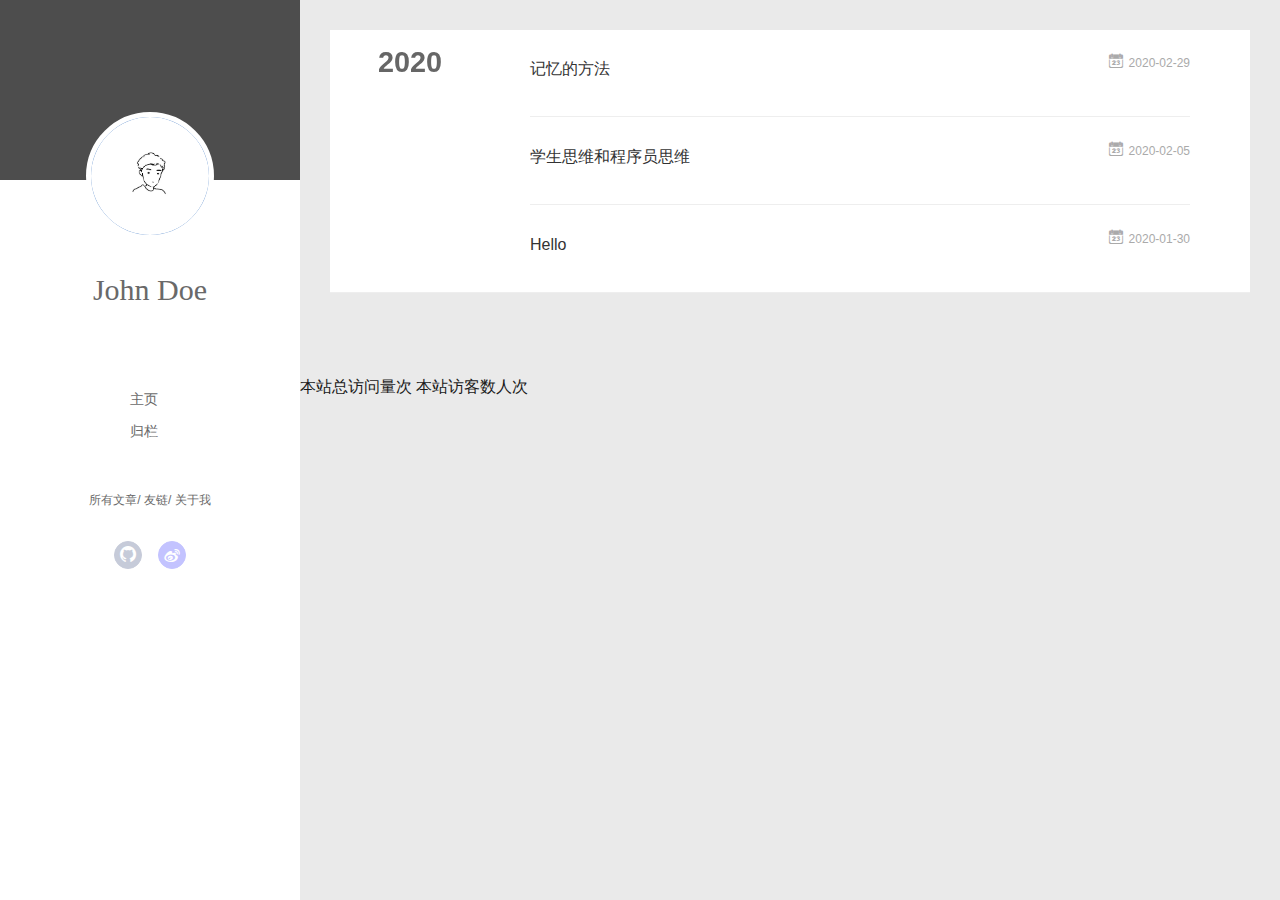
<file: archives/2020/index.html>
<!DOCTYPE html>
<html>
<head>
  <meta charset="utf-8">
  
  <meta name="renderer" content="webkit">
  <meta http-equiv="X-UA-Compatible" content="IE=edge" >
  <link rel="dns-prefetch" href="https://github.com/jiangyuanchang/jiangyuanchang.github.io.git">
  <title>Archives: 2020 | Hexo</title>
  <meta name="viewport" content="width=device-width, initial-scale=1, maximum-scale=1">
  <meta property="og:type" content="website">
<meta property="og:title" content="Hexo">
<meta property="og:url" content="https://github.com/jiangyuanchang/jiangyuanchang.github.io.git/archives/2020/index.html">
<meta property="og:site_name" content="Hexo">
<meta property="og:locale" content="en_US">
<meta property="article:author" content="John Doe">
<meta name="twitter:card" content="summary">
  
    <link rel="alternative" href="/atom.xml" title="Hexo" type="application/atom+xml">
  
  
    <link rel="icon" href="/favicon.png">
  
  <link rel="stylesheet" type="text/css" href="/./main.0cf68a.css">
  <style type="text/css">
  
    #container.show {
      background: linear-gradient(200deg,#a0cfe4,#e8c37e);
    }
  </style>
  

  

<meta name="generator" content="Hexo 4.2.0"></head>

<body>
  <div id="container" q-class="show:isCtnShow">
    <canvas id="anm-canvas" class="anm-canvas"></canvas>
    <div class="left-col" q-class="show:isShow">
      
<div class="overlay" style="background: #4d4d4d"></div>
<div class="intrude-less">
	<header id="header" class="inner">
		<a href="/" class="profilepic">
			<img src="/assets/img/head.jpg" class="js-avatar">
		</a>
		<hgroup>
		  <h1 class="header-author"><a href="/">John Doe</a></h1>
		</hgroup>
		

		<nav class="header-menu">
			<ul>
			
				<li><a href="/">主页</a></li>
	        
				<li><a href="/archives/index.html">归栏</a></li>
	        
			</ul>
		</nav>
		<nav class="header-smart-menu">
    		
    			
    			<a q-on="click: openSlider(e, 'innerArchive')" href="javascript:void(0)">所有文章</a>
    			
            
    			
    			<a q-on="click: openSlider(e, 'friends')" href="javascript:void(0)">友链</a>
    			
            
    			
    			<a q-on="click: openSlider(e, 'aboutme')" href="javascript:void(0)">关于我</a>
    			
            
		</nav>
		<nav class="header-nav">
			<div class="social">
				
					<a class="github" target="_blank" href="http://github.com/jiangyuanchang" title="github"><i class="icon-github"></i></a>
		        
					<a class="weibo" target="_blank" href="https://weibo.com/5771701596/profile?topnav=1&wvr=6&is_all=1" title="weibo"><i class="icon-weibo"></i></a>
		        
			</div>
		</nav>
	</header>		
</div>

    </div>
    <div class="mid-col" q-class="show:isShow,hide:isShow|isFalse">
      
<nav id="mobile-nav">
  	<div class="overlay js-overlay" style="background: #4d4d4d"></div>
	<div class="btnctn js-mobile-btnctn">
  		<div class="slider-trigger list" q-on="click: openSlider(e)"><i class="icon icon-sort"></i></div>
	</div>
	<div class="intrude-less">
		<header id="header" class="inner">
			<div class="profilepic">
				<img src="/assets/img/head.jpg" class="js-avatar">
			</div>
			<hgroup>
			  <h1 class="header-author js-header-author">John Doe</h1>
			</hgroup>
			
			
			
				
			
				
			
			
			
			<nav class="header-nav">
				<div class="social">
					
						<a class="github" target="_blank" href="http://github.com/jiangyuanchang" title="github"><i class="icon-github"></i></a>
			        
						<a class="weibo" target="_blank" href="https://weibo.com/5771701596/profile?topnav=1&wvr=6&is_all=1" title="weibo"><i class="icon-weibo"></i></a>
			        
				</div>
			</nav>

			<nav class="header-menu js-header-menu">
				<ul style="width: 50%">
				
				
					<li style="width: 50%"><a href="/">主页</a></li>
		        
					<li style="width: 50%"><a href="/archives/index.html">归栏</a></li>
		        
				</ul>
			</nav>
		</header>				
	</div>
	<div class="mobile-mask" style="display:none" q-show="isShow"></div>
</nav>

      <div id="wrapper" class="body-wrap">
        <div class="menu-l">
          <div class="canvas-wrap">
            <canvas data-colors="#eaeaea" data-sectionHeight="100" data-contentId="js-content" id="myCanvas1" class="anm-canvas"></canvas>
          </div>
          <div id="js-content" class="content-ll">
            
  
  
    
    
      
      
      <section class="archives-wrap">
        <div class="archive-year-wrap">
          <a href="/archives/2020" class="archive-year">2020</a>
        </div>
        <div class="archives">
    
    <article class="archive-article archive-type-post">
  <div class="archive-article-inner">
    <header class="archive-article-header">
      	<div class="article-meta">
	      	<a href="/2020/02/29/%E8%AE%B0%E5%BF%86%E7%9A%84%E6%96%B9%E6%B3%95/" class="archive-article-date">
  	<time datetime="2020-02-29T02:52:43.925Z" itemprop="datePublished"><i class="icon-calendar icon"></i>2020-02-29</time>
</a>
        </div>
    	 
  
    <h1 itemprop="name">
      <a class="archive-article-title" href="/2020/02/29/%E8%AE%B0%E5%BF%86%E7%9A%84%E6%96%B9%E6%B3%95/">记忆的方法</a>
    </h1>
  

        <div class="article-info info-on-right">
          
          

        </div>
        <div class="clearfix"></div>
    </header>
  </div>
</article>
  
    
    
    <article class="archive-article archive-type-post">
  <div class="archive-article-inner">
    <header class="archive-article-header">
      	<div class="article-meta">
	      	<a href="/2020/02/05/%E5%AD%A6%E7%94%9F%E6%80%9D%E7%BB%B4%E5%92%8C%E7%A8%8B%E5%BA%8F%E5%91%98%E6%80%9D%E7%BB%B4/" class="archive-article-date">
  	<time datetime="2020-02-05T03:37:43.504Z" itemprop="datePublished"><i class="icon-calendar icon"></i>2020-02-05</time>
</a>
        </div>
    	 
  
    <h1 itemprop="name">
      <a class="archive-article-title" href="/2020/02/05/%E5%AD%A6%E7%94%9F%E6%80%9D%E7%BB%B4%E5%92%8C%E7%A8%8B%E5%BA%8F%E5%91%98%E6%80%9D%E7%BB%B4/">学生思维和程序员思维</a>
    </h1>
  

        <div class="article-info info-on-right">
          
          

        </div>
        <div class="clearfix"></div>
    </header>
  </div>
</article>
  
    
    
    <article class="archive-article archive-type-post">
  <div class="archive-article-inner">
    <header class="archive-article-header">
      	<div class="article-meta">
	      	<a href="/2020/01/30/hello-world/" class="archive-article-date">
  	<time datetime="2020-01-30T08:39:22.018Z" itemprop="datePublished"><i class="icon-calendar icon"></i>2020-01-30</time>
</a>
        </div>
    	 
  
    <h1 itemprop="name">
      <a class="archive-article-title" href="/2020/01/30/hello-world/">Hello</a>
    </h1>
  

        <div class="article-info info-on-right">
          
          

        </div>
        <div class="clearfix"></div>
    </header>
  </div>
</article>
  
  
    </div></section>
  

    


          </div>
        </div>
      </div>
      <span id="busuanzi_container_site_pv">    本站总访问量<span id="busuanzi_value_site_pv"></span>次</span>

<span id="busuanzi_container_site_uv">  本站访客数<span id="busuanzi_value_site_uv"></span>人次</span>
    </div>
    <script>
	var yiliaConfig = {
		mathjax: false,
		isHome: false,
		isPost: false,
		isArchive: true,
		isTag: false,
		isCategory: false,
		open_in_new: false,
		toc_hide_index: true,
		root: "/",
		innerArchive: true,
		showTags: false
	}
</script>

<script>!function(t){function n(e){if(r[e])return r[e].exports;var i=r[e]={exports:{},id:e,loaded:!1};return t[e].call(i.exports,i,i.exports,n),i.loaded=!0,i.exports}var r={};n.m=t,n.c=r,n.p="./",n(0)}([function(t,n,r){r(195),t.exports=r(191)},function(t,n,r){var e=r(3),i=r(52),o=r(27),u=r(28),c=r(53),f="prototype",a=function(t,n,r){var s,l,h,v,p=t&a.F,d=t&a.G,y=t&a.S,g=t&a.P,b=t&a.B,m=d?e:y?e[n]||(e[n]={}):(e[n]||{})[f],x=d?i:i[n]||(i[n]={}),w=x[f]||(x[f]={});d&&(r=n);for(s in r)l=!p&&m&&void 0!==m[s],h=(l?m:r)[s],v=b&&l?c(h,e):g&&"function"==typeof h?c(Function.call,h):h,m&&u(m,s,h,t&a.U),x[s]!=h&&o(x,s,v),g&&w[s]!=h&&(w[s]=h)};e.core=i,a.F=1,a.G=2,a.S=4,a.P=8,a.B=16,a.W=32,a.U=64,a.R=128,t.exports=a},function(t,n,r){var e=r(6);t.exports=function(t){if(!e(t))throw TypeError(t+" is not an object!");return t}},function(t,n){var r=t.exports="undefined"!=typeof window&&window.Math==Math?window:"undefined"!=typeof self&&self.Math==Math?self:Function("return this")();"number"==typeof __g&&(__g=r)},function(t,n){t.exports=function(t){try{return!!t()}catch(t){return!0}}},function(t,n){var r=t.exports="undefined"!=typeof window&&window.Math==Math?window:"undefined"!=typeof self&&self.Math==Math?self:Function("return this")();"number"==typeof __g&&(__g=r)},function(t,n){t.exports=function(t){return"object"==typeof t?null!==t:"function"==typeof t}},function(t,n,r){var e=r(126)("wks"),i=r(76),o=r(3).Symbol,u="function"==typeof o;(t.exports=function(t){return e[t]||(e[t]=u&&o[t]||(u?o:i)("Symbol."+t))}).store=e},function(t,n){var r={}.hasOwnProperty;t.exports=function(t,n){return r.call(t,n)}},function(t,n,r){var e=r(94),i=r(33);t.exports=function(t){return e(i(t))}},function(t,n,r){t.exports=!r(4)(function(){return 7!=Object.defineProperty({},"a",{get:function(){return 7}}).a})},function(t,n,r){var e=r(2),i=r(167),o=r(50),u=Object.defineProperty;n.f=r(10)?Object.defineProperty:function(t,n,r){if(e(t),n=o(n,!0),e(r),i)try{return u(t,n,r)}catch(t){}if("get"in r||"set"in r)throw TypeError("Accessors not supported!");return"value"in r&&(t[n]=r.value),t}},function(t,n,r){t.exports=!r(18)(function(){return 7!=Object.defineProperty({},"a",{get:function(){return 7}}).a})},function(t,n,r){var e=r(14),i=r(22);t.exports=r(12)?function(t,n,r){return e.f(t,n,i(1,r))}:function(t,n,r){return t[n]=r,t}},function(t,n,r){var e=r(20),i=r(58),o=r(42),u=Object.defineProperty;n.f=r(12)?Object.defineProperty:function(t,n,r){if(e(t),n=o(n,!0),e(r),i)try{return u(t,n,r)}catch(t){}if("get"in r||"set"in r)throw TypeError("Accessors not supported!");return"value"in r&&(t[n]=r.value),t}},function(t,n,r){var e=r(40)("wks"),i=r(23),o=r(5).Symbol,u="function"==typeof o;(t.exports=function(t){return e[t]||(e[t]=u&&o[t]||(u?o:i)("Symbol."+t))}).store=e},function(t,n,r){var e=r(67),i=Math.min;t.exports=function(t){return t>0?i(e(t),9007199254740991):0}},function(t,n,r){var e=r(46);t.exports=function(t){return Object(e(t))}},function(t,n){t.exports=function(t){try{return!!t()}catch(t){return!0}}},function(t,n,r){var e=r(63),i=r(34);t.exports=Object.keys||function(t){return e(t,i)}},function(t,n,r){var e=r(21);t.exports=function(t){if(!e(t))throw TypeError(t+" is not an object!");return t}},function(t,n){t.exports=function(t){return"object"==typeof t?null!==t:"function"==typeof t}},function(t,n){t.exports=function(t,n){return{enumerable:!(1&t),configurable:!(2&t),writable:!(4&t),value:n}}},function(t,n){var r=0,e=Math.random();t.exports=function(t){return"Symbol(".concat(void 0===t?"":t,")_",(++r+e).toString(36))}},function(t,n){var r={}.hasOwnProperty;t.exports=function(t,n){return r.call(t,n)}},function(t,n){var r=t.exports={version:"2.4.0"};"number"==typeof __e&&(__e=r)},function(t,n){t.exports=function(t){if("function"!=typeof t)throw TypeError(t+" is not a function!");return t}},function(t,n,r){var e=r(11),i=r(66);t.exports=r(10)?function(t,n,r){return e.f(t,n,i(1,r))}:function(t,n,r){return t[n]=r,t}},function(t,n,r){var e=r(3),i=r(27),o=r(24),u=r(76)("src"),c="toString",f=Function[c],a=(""+f).split(c);r(52).inspectSource=function(t){return f.call(t)},(t.exports=function(t,n,r,c){var f="function"==typeof r;f&&(o(r,"name")||i(r,"name",n)),t[n]!==r&&(f&&(o(r,u)||i(r,u,t[n]?""+t[n]:a.join(String(n)))),t===e?t[n]=r:c?t[n]?t[n]=r:i(t,n,r):(delete t[n],i(t,n,r)))})(Function.prototype,c,function(){return"function"==typeof this&&this[u]||f.call(this)})},function(t,n,r){var e=r(1),i=r(4),o=r(46),u=function(t,n,r,e){var i=String(o(t)),u="<"+n;return""!==r&&(u+=" "+r+'="'+String(e).replace(/"/g,"&quot;")+'"'),u+">"+i+"</"+n+">"};t.exports=function(t,n){var r={};r[t]=n(u),e(e.P+e.F*i(function(){var n=""[t]('"');return n!==n.toLowerCase()||n.split('"').length>3}),"String",r)}},function(t,n,r){var e=r(115),i=r(46);t.exports=function(t){return e(i(t))}},function(t,n,r){var e=r(116),i=r(66),o=r(30),u=r(50),c=r(24),f=r(167),a=Object.getOwnPropertyDescriptor;n.f=r(10)?a:function(t,n){if(t=o(t),n=u(n,!0),f)try{return a(t,n)}catch(t){}if(c(t,n))return i(!e.f.call(t,n),t[n])}},function(t,n,r){var e=r(24),i=r(17),o=r(145)("IE_PROTO"),u=Object.prototype;t.exports=Object.getPrototypeOf||function(t){return t=i(t),e(t,o)?t[o]:"function"==typeof t.constructor&&t instanceof t.constructor?t.constructor.prototype:t instanceof Object?u:null}},function(t,n){t.exports=function(t){if(void 0==t)throw TypeError("Can't call method on  "+t);return t}},function(t,n){t.exports="constructor,hasOwnProperty,isPrototypeOf,propertyIsEnumerable,toLocaleString,toString,valueOf".split(",")},function(t,n){t.exports={}},function(t,n){t.exports=!0},function(t,n){n.f={}.propertyIsEnumerable},function(t,n,r){var e=r(14).f,i=r(8),o=r(15)("toStringTag");t.exports=function(t,n,r){t&&!i(t=r?t:t.prototype,o)&&e(t,o,{configurable:!0,value:n})}},function(t,n,r){var e=r(40)("keys"),i=r(23);t.exports=function(t){return e[t]||(e[t]=i(t))}},function(t,n,r){var e=r(5),i="__core-js_shared__",o=e[i]||(e[i]={});t.exports=function(t){return o[t]||(o[t]={})}},function(t,n){var r=Math.ceil,e=Math.floor;t.exports=function(t){return isNaN(t=+t)?0:(t>0?e:r)(t)}},function(t,n,r){var e=r(21);t.exports=function(t,n){if(!e(t))return t;var r,i;if(n&&"function"==typeof(r=t.toString)&&!e(i=r.call(t)))return i;if("function"==typeof(r=t.valueOf)&&!e(i=r.call(t)))return i;if(!n&&"function"==typeof(r=t.toString)&&!e(i=r.call(t)))return i;throw TypeError("Can't convert object to primitive value")}},function(t,n,r){var e=r(5),i=r(25),o=r(36),u=r(44),c=r(14).f;t.exports=function(t){var n=i.Symbol||(i.Symbol=o?{}:e.Symbol||{});"_"==t.charAt(0)||t in n||c(n,t,{value:u.f(t)})}},function(t,n,r){n.f=r(15)},function(t,n){var r={}.toString;t.exports=function(t){return r.call(t).slice(8,-1)}},function(t,n){t.exports=function(t){if(void 0==t)throw TypeError("Can't call method on  "+t);return t}},function(t,n,r){var e=r(4);t.exports=function(t,n){return!!t&&e(function(){n?t.call(null,function(){},1):t.call(null)})}},function(t,n,r){var e=r(53),i=r(115),o=r(17),u=r(16),c=r(203);t.exports=function(t,n){var r=1==t,f=2==t,a=3==t,s=4==t,l=6==t,h=5==t||l,v=n||c;return function(n,c,p){for(var d,y,g=o(n),b=i(g),m=e(c,p,3),x=u(b.length),w=0,S=r?v(n,x):f?v(n,0):void 0;x>w;w++)if((h||w in b)&&(d=b[w],y=m(d,w,g),t))if(r)S[w]=y;else if(y)switch(t){case 3:return!0;case 5:return d;case 6:return w;case 2:S.push(d)}else if(s)return!1;return l?-1:a||s?s:S}}},function(t,n,r){var e=r(1),i=r(52),o=r(4);t.exports=function(t,n){var r=(i.Object||{})[t]||Object[t],u={};u[t]=n(r),e(e.S+e.F*o(function(){r(1)}),"Object",u)}},function(t,n,r){var e=r(6);t.exports=function(t,n){if(!e(t))return t;var r,i;if(n&&"function"==typeof(r=t.toString)&&!e(i=r.call(t)))return i;if("function"==typeof(r=t.valueOf)&&!e(i=r.call(t)))return i;if(!n&&"function"==typeof(r=t.toString)&&!e(i=r.call(t)))return i;throw TypeError("Can't convert object to primitive value")}},function(t,n,r){var e=r(5),i=r(25),o=r(91),u=r(13),c="prototype",f=function(t,n,r){var a,s,l,h=t&f.F,v=t&f.G,p=t&f.S,d=t&f.P,y=t&f.B,g=t&f.W,b=v?i:i[n]||(i[n]={}),m=b[c],x=v?e:p?e[n]:(e[n]||{})[c];v&&(r=n);for(a in r)(s=!h&&x&&void 0!==x[a])&&a in b||(l=s?x[a]:r[a],b[a]=v&&"function"!=typeof x[a]?r[a]:y&&s?o(l,e):g&&x[a]==l?function(t){var n=function(n,r,e){if(this instanceof t){switch(arguments.length){case 0:return new t;case 1:return new t(n);case 2:return new t(n,r)}return new t(n,r,e)}return t.apply(this,arguments)};return n[c]=t[c],n}(l):d&&"function"==typeof l?o(Function.call,l):l,d&&((b.virtual||(b.virtual={}))[a]=l,t&f.R&&m&&!m[a]&&u(m,a,l)))};f.F=1,f.G=2,f.S=4,f.P=8,f.B=16,f.W=32,f.U=64,f.R=128,t.exports=f},function(t,n){var r=t.exports={version:"2.4.0"};"number"==typeof __e&&(__e=r)},function(t,n,r){var e=r(26);t.exports=function(t,n,r){if(e(t),void 0===n)return t;switch(r){case 1:return function(r){return t.call(n,r)};case 2:return function(r,e){return t.call(n,r,e)};case 3:return function(r,e,i){return t.call(n,r,e,i)}}return function(){return t.apply(n,arguments)}}},function(t,n,r){var e=r(183),i=r(1),o=r(126)("metadata"),u=o.store||(o.store=new(r(186))),c=function(t,n,r){var i=u.get(t);if(!i){if(!r)return;u.set(t,i=new e)}var o=i.get(n);if(!o){if(!r)return;i.set(n,o=new e)}return o},f=function(t,n,r){var e=c(n,r,!1);return void 0!==e&&e.has(t)},a=function(t,n,r){var e=c(n,r,!1);return void 0===e?void 0:e.get(t)},s=function(t,n,r,e){c(r,e,!0).set(t,n)},l=function(t,n){var r=c(t,n,!1),e=[];return r&&r.forEach(function(t,n){e.push(n)}),e},h=function(t){return void 0===t||"symbol"==typeof t?t:String(t)},v=function(t){i(i.S,"Reflect",t)};t.exports={store:u,map:c,has:f,get:a,set:s,keys:l,key:h,exp:v}},function(t,n,r){"use strict";if(r(10)){var e=r(69),i=r(3),o=r(4),u=r(1),c=r(127),f=r(152),a=r(53),s=r(68),l=r(66),h=r(27),v=r(73),p=r(67),d=r(16),y=r(75),g=r(50),b=r(24),m=r(180),x=r(114),w=r(6),S=r(17),_=r(137),O=r(70),E=r(32),P=r(71).f,j=r(154),F=r(76),M=r(7),A=r(48),N=r(117),T=r(146),I=r(155),k=r(80),L=r(123),R=r(74),C=r(130),D=r(160),U=r(11),W=r(31),G=U.f,B=W.f,V=i.RangeError,z=i.TypeError,q=i.Uint8Array,K="ArrayBuffer",J="Shared"+K,Y="BYTES_PER_ELEMENT",H="prototype",$=Array[H],X=f.ArrayBuffer,Q=f.DataView,Z=A(0),tt=A(2),nt=A(3),rt=A(4),et=A(5),it=A(6),ot=N(!0),ut=N(!1),ct=I.values,ft=I.keys,at=I.entries,st=$.lastIndexOf,lt=$.reduce,ht=$.reduceRight,vt=$.join,pt=$.sort,dt=$.slice,yt=$.toString,gt=$.toLocaleString,bt=M("iterator"),mt=M("toStringTag"),xt=F("typed_constructor"),wt=F("def_constructor"),St=c.CONSTR,_t=c.TYPED,Ot=c.VIEW,Et="Wrong length!",Pt=A(1,function(t,n){return Tt(T(t,t[wt]),n)}),jt=o(function(){return 1===new q(new Uint16Array([1]).buffer)[0]}),Ft=!!q&&!!q[H].set&&o(function(){new q(1).set({})}),Mt=function(t,n){if(void 0===t)throw z(Et);var r=+t,e=d(t);if(n&&!m(r,e))throw V(Et);return e},At=function(t,n){var r=p(t);if(r<0||r%n)throw V("Wrong offset!");return r},Nt=function(t){if(w(t)&&_t in t)return t;throw z(t+" is not a typed array!")},Tt=function(t,n){if(!(w(t)&&xt in t))throw z("It is not a typed array constructor!");return new t(n)},It=function(t,n){return kt(T(t,t[wt]),n)},kt=function(t,n){for(var r=0,e=n.length,i=Tt(t,e);e>r;)i[r]=n[r++];return i},Lt=function(t,n,r){G(t,n,{get:function(){return this._d[r]}})},Rt=function(t){var n,r,e,i,o,u,c=S(t),f=arguments.length,s=f>1?arguments[1]:void 0,l=void 0!==s,h=j(c);if(void 0!=h&&!_(h)){for(u=h.call(c),e=[],n=0;!(o=u.next()).done;n++)e.push(o.value);c=e}for(l&&f>2&&(s=a(s,arguments[2],2)),n=0,r=d(c.length),i=Tt(this,r);r>n;n++)i[n]=l?s(c[n],n):c[n];return i},Ct=function(){for(var t=0,n=arguments.length,r=Tt(this,n);n>t;)r[t]=arguments[t++];return r},Dt=!!q&&o(function(){gt.call(new q(1))}),Ut=function(){return gt.apply(Dt?dt.call(Nt(this)):Nt(this),arguments)},Wt={copyWithin:function(t,n){return D.call(Nt(this),t,n,arguments.length>2?arguments[2]:void 0)},every:function(t){return rt(Nt(this),t,arguments.length>1?arguments[1]:void 0)},fill:function(t){return C.apply(Nt(this),arguments)},filter:function(t){return It(this,tt(Nt(this),t,arguments.length>1?arguments[1]:void 0))},find:function(t){return et(Nt(this),t,arguments.length>1?arguments[1]:void 0)},findIndex:function(t){return it(Nt(this),t,arguments.length>1?arguments[1]:void 0)},forEach:function(t){Z(Nt(this),t,arguments.length>1?arguments[1]:void 0)},indexOf:function(t){return ut(Nt(this),t,arguments.length>1?arguments[1]:void 0)},includes:function(t){return ot(Nt(this),t,arguments.length>1?arguments[1]:void 0)},join:function(t){return vt.apply(Nt(this),arguments)},lastIndexOf:function(t){return st.apply(Nt(this),arguments)},map:function(t){return Pt(Nt(this),t,arguments.length>1?arguments[1]:void 0)},reduce:function(t){return lt.apply(Nt(this),arguments)},reduceRight:function(t){return ht.apply(Nt(this),arguments)},reverse:function(){for(var t,n=this,r=Nt(n).length,e=Math.floor(r/2),i=0;i<e;)t=n[i],n[i++]=n[--r],n[r]=t;return n},some:function(t){return nt(Nt(this),t,arguments.length>1?arguments[1]:void 0)},sort:function(t){return pt.call(Nt(this),t)},subarray:function(t,n){var r=Nt(this),e=r.length,i=y(t,e);return new(T(r,r[wt]))(r.buffer,r.byteOffset+i*r.BYTES_PER_ELEMENT,d((void 0===n?e:y(n,e))-i))}},Gt=function(t,n){return It(this,dt.call(Nt(this),t,n))},Bt=function(t){Nt(this);var n=At(arguments[1],1),r=this.length,e=S(t),i=d(e.length),o=0;if(i+n>r)throw V(Et);for(;o<i;)this[n+o]=e[o++]},Vt={entries:function(){return at.call(Nt(this))},keys:function(){return ft.call(Nt(this))},values:function(){return ct.call(Nt(this))}},zt=function(t,n){return w(t)&&t[_t]&&"symbol"!=typeof n&&n in t&&String(+n)==String(n)},qt=function(t,n){return zt(t,n=g(n,!0))?l(2,t[n]):B(t,n)},Kt=function(t,n,r){return!(zt(t,n=g(n,!0))&&w(r)&&b(r,"value"))||b(r,"get")||b(r,"set")||r.configurable||b(r,"writable")&&!r.writable||b(r,"enumerable")&&!r.enumerable?G(t,n,r):(t[n]=r.value,t)};St||(W.f=qt,U.f=Kt),u(u.S+u.F*!St,"Object",{getOwnPropertyDescriptor:qt,defineProperty:Kt}),o(function(){yt.call({})})&&(yt=gt=function(){return vt.call(this)});var Jt=v({},Wt);v(Jt,Vt),h(Jt,bt,Vt.values),v(Jt,{slice:Gt,set:Bt,constructor:function(){},toString:yt,toLocaleString:Ut}),Lt(Jt,"buffer","b"),Lt(Jt,"byteOffset","o"),Lt(Jt,"byteLength","l"),Lt(Jt,"length","e"),G(Jt,mt,{get:function(){return this[_t]}}),t.exports=function(t,n,r,f){f=!!f;var a=t+(f?"Clamped":"")+"Array",l="Uint8Array"!=a,v="get"+t,p="set"+t,y=i[a],g=y||{},b=y&&E(y),m=!y||!c.ABV,S={},_=y&&y[H],j=function(t,r){var e=t._d;return e.v[v](r*n+e.o,jt)},F=function(t,r,e){var i=t._d;f&&(e=(e=Math.round(e))<0?0:e>255?255:255&e),i.v[p](r*n+i.o,e,jt)},M=function(t,n){G(t,n,{get:function(){return j(this,n)},set:function(t){return F(this,n,t)},enumerable:!0})};m?(y=r(function(t,r,e,i){s(t,y,a,"_d");var o,u,c,f,l=0,v=0;if(w(r)){if(!(r instanceof X||(f=x(r))==K||f==J))return _t in r?kt(y,r):Rt.call(y,r);o=r,v=At(e,n);var p=r.byteLength;if(void 0===i){if(p%n)throw V(Et);if((u=p-v)<0)throw V(Et)}else if((u=d(i)*n)+v>p)throw V(Et);c=u/n}else c=Mt(r,!0),u=c*n,o=new X(u);for(h(t,"_d",{b:o,o:v,l:u,e:c,v:new Q(o)});l<c;)M(t,l++)}),_=y[H]=O(Jt),h(_,"constructor",y)):L(function(t){new y(null),new y(t)},!0)||(y=r(function(t,r,e,i){s(t,y,a);var o;return w(r)?r instanceof X||(o=x(r))==K||o==J?void 0!==i?new g(r,At(e,n),i):void 0!==e?new g(r,At(e,n)):new g(r):_t in r?kt(y,r):Rt.call(y,r):new g(Mt(r,l))}),Z(b!==Function.prototype?P(g).concat(P(b)):P(g),function(t){t in y||h(y,t,g[t])}),y[H]=_,e||(_.constructor=y));var A=_[bt],N=!!A&&("values"==A.name||void 0==A.name),T=Vt.values;h(y,xt,!0),h(_,_t,a),h(_,Ot,!0),h(_,wt,y),(f?new y(1)[mt]==a:mt in _)||G(_,mt,{get:function(){return a}}),S[a]=y,u(u.G+u.W+u.F*(y!=g),S),u(u.S,a,{BYTES_PER_ELEMENT:n,from:Rt,of:Ct}),Y in _||h(_,Y,n),u(u.P,a,Wt),R(a),u(u.P+u.F*Ft,a,{set:Bt}),u(u.P+u.F*!N,a,Vt),u(u.P+u.F*(_.toString!=yt),a,{toString:yt}),u(u.P+u.F*o(function(){new y(1).slice()}),a,{slice:Gt}),u(u.P+u.F*(o(function(){return[1,2].toLocaleString()!=new y([1,2]).toLocaleString()})||!o(function(){_.toLocaleString.call([1,2])})),a,{toLocaleString:Ut}),k[a]=N?A:T,e||N||h(_,bt,T)}}else t.exports=function(){}},function(t,n){var r={}.toString;t.exports=function(t){return r.call(t).slice(8,-1)}},function(t,n,r){var e=r(21),i=r(5).document,o=e(i)&&e(i.createElement);t.exports=function(t){return o?i.createElement(t):{}}},function(t,n,r){t.exports=!r(12)&&!r(18)(function(){return 7!=Object.defineProperty(r(57)("div"),"a",{get:function(){return 7}}).a})},function(t,n,r){"use strict";var e=r(36),i=r(51),o=r(64),u=r(13),c=r(8),f=r(35),a=r(96),s=r(38),l=r(103),h=r(15)("iterator"),v=!([].keys&&"next"in[].keys()),p="keys",d="values",y=function(){return this};t.exports=function(t,n,r,g,b,m,x){a(r,n,g);var w,S,_,O=function(t){if(!v&&t in F)return F[t];switch(t){case p:case d:return function(){return new r(this,t)}}return function(){return new r(this,t)}},E=n+" Iterator",P=b==d,j=!1,F=t.prototype,M=F[h]||F["@@iterator"]||b&&F[b],A=M||O(b),N=b?P?O("entries"):A:void 0,T="Array"==n?F.entries||M:M;if(T&&(_=l(T.call(new t)))!==Object.prototype&&(s(_,E,!0),e||c(_,h)||u(_,h,y)),P&&M&&M.name!==d&&(j=!0,A=function(){return M.call(this)}),e&&!x||!v&&!j&&F[h]||u(F,h,A),f[n]=A,f[E]=y,b)if(w={values:P?A:O(d),keys:m?A:O(p),entries:N},x)for(S in w)S in F||o(F,S,w[S]);else i(i.P+i.F*(v||j),n,w);return w}},function(t,n,r){var e=r(20),i=r(100),o=r(34),u=r(39)("IE_PROTO"),c=function(){},f="prototype",a=function(){var t,n=r(57)("iframe"),e=o.length;for(n.style.display="none",r(93).appendChild(n),n.src="javascript:",t=n.contentWindow.document,t.open(),t.write("<script>document.F=Object<\/script>"),t.close(),a=t.F;e--;)delete a[f][o[e]];return a()};t.exports=Object.create||function(t,n){var r;return null!==t?(c[f]=e(t),r=new c,c[f]=null,r[u]=t):r=a(),void 0===n?r:i(r,n)}},function(t,n,r){var e=r(63),i=r(34).concat("length","prototype");n.f=Object.getOwnPropertyNames||function(t){return e(t,i)}},function(t,n){n.f=Object.getOwnPropertySymbols},function(t,n,r){var e=r(8),i=r(9),o=r(90)(!1),u=r(39)("IE_PROTO");t.exports=function(t,n){var r,c=i(t),f=0,a=[];for(r in c)r!=u&&e(c,r)&&a.push(r);for(;n.length>f;)e(c,r=n[f++])&&(~o(a,r)||a.push(r));return a}},function(t,n,r){t.exports=r(13)},function(t,n,r){var e=r(76)("meta"),i=r(6),o=r(24),u=r(11).f,c=0,f=Object.isExtensible||function(){return!0},a=!r(4)(function(){return f(Object.preventExtensions({}))}),s=function(t){u(t,e,{value:{i:"O"+ ++c,w:{}}})},l=function(t,n){if(!i(t))return"symbol"==typeof t?t:("string"==typeof t?"S":"P")+t;if(!o(t,e)){if(!f(t))return"F";if(!n)return"E";s(t)}return t[e].i},h=function(t,n){if(!o(t,e)){if(!f(t))return!0;if(!n)return!1;s(t)}return t[e].w},v=function(t){return a&&p.NEED&&f(t)&&!o(t,e)&&s(t),t},p=t.exports={KEY:e,NEED:!1,fastKey:l,getWeak:h,onFreeze:v}},function(t,n){t.exports=function(t,n){return{enumerable:!(1&t),configurable:!(2&t),writable:!(4&t),value:n}}},function(t,n){var r=Math.ceil,e=Math.floor;t.exports=function(t){return isNaN(t=+t)?0:(t>0?e:r)(t)}},function(t,n){t.exports=function(t,n,r,e){if(!(t instanceof n)||void 0!==e&&e in t)throw TypeError(r+": incorrect invocation!");return t}},function(t,n){t.exports=!1},function(t,n,r){var e=r(2),i=r(173),o=r(133),u=r(145)("IE_PROTO"),c=function(){},f="prototype",a=function(){var t,n=r(132)("iframe"),e=o.length;for(n.style.display="none",r(135).appendChild(n),n.src="javascript:",t=n.contentWindow.document,t.open(),t.write("<script>document.F=Object<\/script>"),t.close(),a=t.F;e--;)delete a[f][o[e]];return a()};t.exports=Object.create||function(t,n){var r;return null!==t?(c[f]=e(t),r=new c,c[f]=null,r[u]=t):r=a(),void 0===n?r:i(r,n)}},function(t,n,r){var e=r(175),i=r(133).concat("length","prototype");n.f=Object.getOwnPropertyNames||function(t){return e(t,i)}},function(t,n,r){var e=r(175),i=r(133);t.exports=Object.keys||function(t){return e(t,i)}},function(t,n,r){var e=r(28);t.exports=function(t,n,r){for(var i in n)e(t,i,n[i],r);return t}},function(t,n,r){"use strict";var e=r(3),i=r(11),o=r(10),u=r(7)("species");t.exports=function(t){var n=e[t];o&&n&&!n[u]&&i.f(n,u,{configurable:!0,get:function(){return this}})}},function(t,n,r){var e=r(67),i=Math.max,o=Math.min;t.exports=function(t,n){return t=e(t),t<0?i(t+n,0):o(t,n)}},function(t,n){var r=0,e=Math.random();t.exports=function(t){return"Symbol(".concat(void 0===t?"":t,")_",(++r+e).toString(36))}},function(t,n,r){var e=r(33);t.exports=function(t){return Object(e(t))}},function(t,n,r){var e=r(7)("unscopables"),i=Array.prototype;void 0==i[e]&&r(27)(i,e,{}),t.exports=function(t){i[e][t]=!0}},function(t,n,r){var e=r(53),i=r(169),o=r(137),u=r(2),c=r(16),f=r(154),a={},s={},n=t.exports=function(t,n,r,l,h){var v,p,d,y,g=h?function(){return t}:f(t),b=e(r,l,n?2:1),m=0;if("function"!=typeof g)throw TypeError(t+" is not iterable!");if(o(g)){for(v=c(t.length);v>m;m++)if((y=n?b(u(p=t[m])[0],p[1]):b(t[m]))===a||y===s)return y}else for(d=g.call(t);!(p=d.next()).done;)if((y=i(d,b,p.value,n))===a||y===s)return y};n.BREAK=a,n.RETURN=s},function(t,n){t.exports={}},function(t,n,r){var e=r(11).f,i=r(24),o=r(7)("toStringTag");t.exports=function(t,n,r){t&&!i(t=r?t:t.prototype,o)&&e(t,o,{configurable:!0,value:n})}},function(t,n,r){var e=r(1),i=r(46),o=r(4),u=r(150),c="["+u+"]",f="​",a=RegExp("^"+c+c+"*"),s=RegExp(c+c+"*$"),l=function(t,n,r){var i={},c=o(function(){return!!u[t]()||f[t]()!=f}),a=i[t]=c?n(h):u[t];r&&(i[r]=a),e(e.P+e.F*c,"String",i)},h=l.trim=function(t,n){return t=String(i(t)),1&n&&(t=t.replace(a,"")),2&n&&(t=t.replace(s,"")),t};t.exports=l},function(t,n,r){t.exports={default:r(86),__esModule:!0}},function(t,n,r){t.exports={default:r(87),__esModule:!0}},function(t,n,r){"use strict";function e(t){return t&&t.__esModule?t:{default:t}}n.__esModule=!0;var i=r(84),o=e(i),u=r(83),c=e(u),f="function"==typeof c.default&&"symbol"==typeof o.default?function(t){return typeof t}:function(t){return t&&"function"==typeof c.default&&t.constructor===c.default&&t!==c.default.prototype?"symbol":typeof t};n.default="function"==typeof c.default&&"symbol"===f(o.default)?function(t){return void 0===t?"undefined":f(t)}:function(t){return t&&"function"==typeof c.default&&t.constructor===c.default&&t!==c.default.prototype?"symbol":void 0===t?"undefined":f(t)}},function(t,n,r){r(110),r(108),r(111),r(112),t.exports=r(25).Symbol},function(t,n,r){r(109),r(113),t.exports=r(44).f("iterator")},function(t,n){t.exports=function(t){if("function"!=typeof t)throw TypeError(t+" is not a function!");return t}},function(t,n){t.exports=function(){}},function(t,n,r){var e=r(9),i=r(106),o=r(105);t.exports=function(t){return function(n,r,u){var c,f=e(n),a=i(f.length),s=o(u,a);if(t&&r!=r){for(;a>s;)if((c=f[s++])!=c)return!0}else for(;a>s;s++)if((t||s in f)&&f[s]===r)return t||s||0;return!t&&-1}}},function(t,n,r){var e=r(88);t.exports=function(t,n,r){if(e(t),void 0===n)return t;switch(r){case 1:return function(r){return t.call(n,r)};case 2:return function(r,e){return t.call(n,r,e)};case 3:return function(r,e,i){return t.call(n,r,e,i)}}return function(){return t.apply(n,arguments)}}},function(t,n,r){var e=r(19),i=r(62),o=r(37);t.exports=function(t){var n=e(t),r=i.f;if(r)for(var u,c=r(t),f=o.f,a=0;c.length>a;)f.call(t,u=c[a++])&&n.push(u);return n}},function(t,n,r){t.exports=r(5).document&&document.documentElement},function(t,n,r){var e=r(56);t.exports=Object("z").propertyIsEnumerable(0)?Object:function(t){return"String"==e(t)?t.split(""):Object(t)}},function(t,n,r){var e=r(56);t.exports=Array.isArray||function(t){return"Array"==e(t)}},function(t,n,r){"use strict";var e=r(60),i=r(22),o=r(38),u={};r(13)(u,r(15)("iterator"),function(){return this}),t.exports=function(t,n,r){t.prototype=e(u,{next:i(1,r)}),o(t,n+" Iterator")}},function(t,n){t.exports=function(t,n){return{value:n,done:!!t}}},function(t,n,r){var e=r(19),i=r(9);t.exports=function(t,n){for(var r,o=i(t),u=e(o),c=u.length,f=0;c>f;)if(o[r=u[f++]]===n)return r}},function(t,n,r){var e=r(23)("meta"),i=r(21),o=r(8),u=r(14).f,c=0,f=Object.isExtensible||function(){return!0},a=!r(18)(function(){return f(Object.preventExtensions({}))}),s=function(t){u(t,e,{value:{i:"O"+ ++c,w:{}}})},l=function(t,n){if(!i(t))return"symbol"==typeof t?t:("string"==typeof t?"S":"P")+t;if(!o(t,e)){if(!f(t))return"F";if(!n)return"E";s(t)}return t[e].i},h=function(t,n){if(!o(t,e)){if(!f(t))return!0;if(!n)return!1;s(t)}return t[e].w},v=function(t){return a&&p.NEED&&f(t)&&!o(t,e)&&s(t),t},p=t.exports={KEY:e,NEED:!1,fastKey:l,getWeak:h,onFreeze:v}},function(t,n,r){var e=r(14),i=r(20),o=r(19);t.exports=r(12)?Object.defineProperties:function(t,n){i(t);for(var r,u=o(n),c=u.length,f=0;c>f;)e.f(t,r=u[f++],n[r]);return t}},function(t,n,r){var e=r(37),i=r(22),o=r(9),u=r(42),c=r(8),f=r(58),a=Object.getOwnPropertyDescriptor;n.f=r(12)?a:function(t,n){if(t=o(t),n=u(n,!0),f)try{return a(t,n)}catch(t){}if(c(t,n))return i(!e.f.call(t,n),t[n])}},function(t,n,r){var e=r(9),i=r(61).f,o={}.toString,u="object"==typeof window&&window&&Object.getOwnPropertyNames?Object.getOwnPropertyNames(window):[],c=function(t){try{return i(t)}catch(t){return u.slice()}};t.exports.f=function(t){return u&&"[object Window]"==o.call(t)?c(t):i(e(t))}},function(t,n,r){var e=r(8),i=r(77),o=r(39)("IE_PROTO"),u=Object.prototype;t.exports=Object.getPrototypeOf||function(t){return t=i(t),e(t,o)?t[o]:"function"==typeof t.constructor&&t instanceof t.constructor?t.constructor.prototype:t instanceof Object?u:null}},function(t,n,r){var e=r(41),i=r(33);t.exports=function(t){return function(n,r){var o,u,c=String(i(n)),f=e(r),a=c.length;return f<0||f>=a?t?"":void 0:(o=c.charCodeAt(f),o<55296||o>56319||f+1===a||(u=c.charCodeAt(f+1))<56320||u>57343?t?c.charAt(f):o:t?c.slice(f,f+2):u-56320+(o-55296<<10)+65536)}}},function(t,n,r){var e=r(41),i=Math.max,o=Math.min;t.exports=function(t,n){return t=e(t),t<0?i(t+n,0):o(t,n)}},function(t,n,r){var e=r(41),i=Math.min;t.exports=function(t){return t>0?i(e(t),9007199254740991):0}},function(t,n,r){"use strict";var e=r(89),i=r(97),o=r(35),u=r(9);t.exports=r(59)(Array,"Array",function(t,n){this._t=u(t),this._i=0,this._k=n},function(){var t=this._t,n=this._k,r=this._i++;return!t||r>=t.length?(this._t=void 0,i(1)):"keys"==n?i(0,r):"values"==n?i(0,t[r]):i(0,[r,t[r]])},"values"),o.Arguments=o.Array,e("keys"),e("values"),e("entries")},function(t,n){},function(t,n,r){"use strict";var e=r(104)(!0);r(59)(String,"String",function(t){this._t=String(t),this._i=0},function(){var t,n=this._t,r=this._i;return r>=n.length?{value:void 0,done:!0}:(t=e(n,r),this._i+=t.length,{value:t,done:!1})})},function(t,n,r){"use strict";var e=r(5),i=r(8),o=r(12),u=r(51),c=r(64),f=r(99).KEY,a=r(18),s=r(40),l=r(38),h=r(23),v=r(15),p=r(44),d=r(43),y=r(98),g=r(92),b=r(95),m=r(20),x=r(9),w=r(42),S=r(22),_=r(60),O=r(102),E=r(101),P=r(14),j=r(19),F=E.f,M=P.f,A=O.f,N=e.Symbol,T=e.JSON,I=T&&T.stringify,k="prototype",L=v("_hidden"),R=v("toPrimitive"),C={}.propertyIsEnumerable,D=s("symbol-registry"),U=s("symbols"),W=s("op-symbols"),G=Object[k],B="function"==typeof N,V=e.QObject,z=!V||!V[k]||!V[k].findChild,q=o&&a(function(){return 7!=_(M({},"a",{get:function(){return M(this,"a",{value:7}).a}})).a})?function(t,n,r){var e=F(G,n);e&&delete G[n],M(t,n,r),e&&t!==G&&M(G,n,e)}:M,K=function(t){var n=U[t]=_(N[k]);return n._k=t,n},J=B&&"symbol"==typeof N.iterator?function(t){return"symbol"==typeof t}:function(t){return t instanceof N},Y=function(t,n,r){return t===G&&Y(W,n,r),m(t),n=w(n,!0),m(r),i(U,n)?(r.enumerable?(i(t,L)&&t[L][n]&&(t[L][n]=!1),r=_(r,{enumerable:S(0,!1)})):(i(t,L)||M(t,L,S(1,{})),t[L][n]=!0),q(t,n,r)):M(t,n,r)},H=function(t,n){m(t);for(var r,e=g(n=x(n)),i=0,o=e.length;o>i;)Y(t,r=e[i++],n[r]);return t},$=function(t,n){return void 0===n?_(t):H(_(t),n)},X=function(t){var n=C.call(this,t=w(t,!0));return!(this===G&&i(U,t)&&!i(W,t))&&(!(n||!i(this,t)||!i(U,t)||i(this,L)&&this[L][t])||n)},Q=function(t,n){if(t=x(t),n=w(n,!0),t!==G||!i(U,n)||i(W,n)){var r=F(t,n);return!r||!i(U,n)||i(t,L)&&t[L][n]||(r.enumerable=!0),r}},Z=function(t){for(var n,r=A(x(t)),e=[],o=0;r.length>o;)i(U,n=r[o++])||n==L||n==f||e.push(n);return e},tt=function(t){for(var n,r=t===G,e=A(r?W:x(t)),o=[],u=0;e.length>u;)!i(U,n=e[u++])||r&&!i(G,n)||o.push(U[n]);return o};B||(N=function(){if(this instanceof N)throw TypeError("Symbol is not a constructor!");var t=h(arguments.length>0?arguments[0]:void 0),n=function(r){this===G&&n.call(W,r),i(this,L)&&i(this[L],t)&&(this[L][t]=!1),q(this,t,S(1,r))};return o&&z&&q(G,t,{configurable:!0,set:n}),K(t)},c(N[k],"toString",function(){return this._k}),E.f=Q,P.f=Y,r(61).f=O.f=Z,r(37).f=X,r(62).f=tt,o&&!r(36)&&c(G,"propertyIsEnumerable",X,!0),p.f=function(t){return K(v(t))}),u(u.G+u.W+u.F*!B,{Symbol:N});for(var nt="hasInstance,isConcatSpreadable,iterator,match,replace,search,species,split,toPrimitive,toStringTag,unscopables".split(","),rt=0;nt.length>rt;)v(nt[rt++]);for(var nt=j(v.store),rt=0;nt.length>rt;)d(nt[rt++]);u(u.S+u.F*!B,"Symbol",{for:function(t){return i(D,t+="")?D[t]:D[t]=N(t)},keyFor:function(t){if(J(t))return y(D,t);throw TypeError(t+" is not a symbol!")},useSetter:function(){z=!0},useSimple:function(){z=!1}}),u(u.S+u.F*!B,"Object",{create:$,defineProperty:Y,defineProperties:H,getOwnPropertyDescriptor:Q,getOwnPropertyNames:Z,getOwnPropertySymbols:tt}),T&&u(u.S+u.F*(!B||a(function(){var t=N();return"[null]"!=I([t])||"{}"!=I({a:t})||"{}"!=I(Object(t))})),"JSON",{stringify:function(t){if(void 0!==t&&!J(t)){for(var n,r,e=[t],i=1;arguments.length>i;)e.push(arguments[i++]);return n=e[1],"function"==typeof n&&(r=n),!r&&b(n)||(n=function(t,n){if(r&&(n=r.call(this,t,n)),!J(n))return n}),e[1]=n,I.apply(T,e)}}}),N[k][R]||r(13)(N[k],R,N[k].valueOf),l(N,"Symbol"),l(Math,"Math",!0),l(e.JSON,"JSON",!0)},function(t,n,r){r(43)("asyncIterator")},function(t,n,r){r(43)("observable")},function(t,n,r){r(107);for(var e=r(5),i=r(13),o=r(35),u=r(15)("toStringTag"),c=["NodeList","DOMTokenList","MediaList","StyleSheetList","CSSRuleList"],f=0;f<5;f++){var a=c[f],s=e[a],l=s&&s.prototype;l&&!l[u]&&i(l,u,a),o[a]=o.Array}},function(t,n,r){var e=r(45),i=r(7)("toStringTag"),o="Arguments"==e(function(){return arguments}()),u=function(t,n){try{return t[n]}catch(t){}};t.exports=function(t){var n,r,c;return void 0===t?"Undefined":null===t?"Null":"string"==typeof(r=u(n=Object(t),i))?r:o?e(n):"Object"==(c=e(n))&&"function"==typeof n.callee?"Arguments":c}},function(t,n,r){var e=r(45);t.exports=Object("z").propertyIsEnumerable(0)?Object:function(t){return"String"==e(t)?t.split(""):Object(t)}},function(t,n){n.f={}.propertyIsEnumerable},function(t,n,r){var e=r(30),i=r(16),o=r(75);t.exports=function(t){return function(n,r,u){var c,f=e(n),a=i(f.length),s=o(u,a);if(t&&r!=r){for(;a>s;)if((c=f[s++])!=c)return!0}else for(;a>s;s++)if((t||s in f)&&f[s]===r)return t||s||0;return!t&&-1}}},function(t,n,r){"use strict";var e=r(3),i=r(1),o=r(28),u=r(73),c=r(65),f=r(79),a=r(68),s=r(6),l=r(4),h=r(123),v=r(81),p=r(136);t.exports=function(t,n,r,d,y,g){var b=e[t],m=b,x=y?"set":"add",w=m&&m.prototype,S={},_=function(t){var n=w[t];o(w,t,"delete"==t?function(t){return!(g&&!s(t))&&n.call(this,0===t?0:t)}:"has"==t?function(t){return!(g&&!s(t))&&n.call(this,0===t?0:t)}:"get"==t?function(t){return g&&!s(t)?void 0:n.call(this,0===t?0:t)}:"add"==t?function(t){return n.call(this,0===t?0:t),this}:function(t,r){return n.call(this,0===t?0:t,r),this})};if("function"==typeof m&&(g||w.forEach&&!l(function(){(new m).entries().next()}))){var O=new m,E=O[x](g?{}:-0,1)!=O,P=l(function(){O.has(1)}),j=h(function(t){new m(t)}),F=!g&&l(function(){for(var t=new m,n=5;n--;)t[x](n,n);return!t.has(-0)});j||(m=n(function(n,r){a(n,m,t);var e=p(new b,n,m);return void 0!=r&&f(r,y,e[x],e),e}),m.prototype=w,w.constructor=m),(P||F)&&(_("delete"),_("has"),y&&_("get")),(F||E)&&_(x),g&&w.clear&&delete w.clear}else m=d.getConstructor(n,t,y,x),u(m.prototype,r),c.NEED=!0;return v(m,t),S[t]=m,i(i.G+i.W+i.F*(m!=b),S),g||d.setStrong(m,t,y),m}},function(t,n,r){"use strict";var e=r(27),i=r(28),o=r(4),u=r(46),c=r(7);t.exports=function(t,n,r){var f=c(t),a=r(u,f,""[t]),s=a[0],l=a[1];o(function(){var n={};return n[f]=function(){return 7},7!=""[t](n)})&&(i(String.prototype,t,s),e(RegExp.prototype,f,2==n?function(t,n){return l.call(t,this,n)}:function(t){return l.call(t,this)}))}
},function(t,n,r){"use strict";var e=r(2);t.exports=function(){var t=e(this),n="";return t.global&&(n+="g"),t.ignoreCase&&(n+="i"),t.multiline&&(n+="m"),t.unicode&&(n+="u"),t.sticky&&(n+="y"),n}},function(t,n){t.exports=function(t,n,r){var e=void 0===r;switch(n.length){case 0:return e?t():t.call(r);case 1:return e?t(n[0]):t.call(r,n[0]);case 2:return e?t(n[0],n[1]):t.call(r,n[0],n[1]);case 3:return e?t(n[0],n[1],n[2]):t.call(r,n[0],n[1],n[2]);case 4:return e?t(n[0],n[1],n[2],n[3]):t.call(r,n[0],n[1],n[2],n[3])}return t.apply(r,n)}},function(t,n,r){var e=r(6),i=r(45),o=r(7)("match");t.exports=function(t){var n;return e(t)&&(void 0!==(n=t[o])?!!n:"RegExp"==i(t))}},function(t,n,r){var e=r(7)("iterator"),i=!1;try{var o=[7][e]();o.return=function(){i=!0},Array.from(o,function(){throw 2})}catch(t){}t.exports=function(t,n){if(!n&&!i)return!1;var r=!1;try{var o=[7],u=o[e]();u.next=function(){return{done:r=!0}},o[e]=function(){return u},t(o)}catch(t){}return r}},function(t,n,r){t.exports=r(69)||!r(4)(function(){var t=Math.random();__defineSetter__.call(null,t,function(){}),delete r(3)[t]})},function(t,n){n.f=Object.getOwnPropertySymbols},function(t,n,r){var e=r(3),i="__core-js_shared__",o=e[i]||(e[i]={});t.exports=function(t){return o[t]||(o[t]={})}},function(t,n,r){for(var e,i=r(3),o=r(27),u=r(76),c=u("typed_array"),f=u("view"),a=!(!i.ArrayBuffer||!i.DataView),s=a,l=0,h="Int8Array,Uint8Array,Uint8ClampedArray,Int16Array,Uint16Array,Int32Array,Uint32Array,Float32Array,Float64Array".split(",");l<9;)(e=i[h[l++]])?(o(e.prototype,c,!0),o(e.prototype,f,!0)):s=!1;t.exports={ABV:a,CONSTR:s,TYPED:c,VIEW:f}},function(t,n){"use strict";var r={versions:function(){var t=window.navigator.userAgent;return{trident:t.indexOf("Trident")>-1,presto:t.indexOf("Presto")>-1,webKit:t.indexOf("AppleWebKit")>-1,gecko:t.indexOf("Gecko")>-1&&-1==t.indexOf("KHTML"),mobile:!!t.match(/AppleWebKit.*Mobile.*/),ios:!!t.match(/\(i[^;]+;( U;)? CPU.+Mac OS X/),android:t.indexOf("Android")>-1||t.indexOf("Linux")>-1,iPhone:t.indexOf("iPhone")>-1||t.indexOf("Mac")>-1,iPad:t.indexOf("iPad")>-1,webApp:-1==t.indexOf("Safari"),weixin:-1==t.indexOf("MicroMessenger")}}()};t.exports=r},function(t,n,r){"use strict";var e=r(85),i=function(t){return t&&t.__esModule?t:{default:t}}(e),o=function(){function t(t,n,e){return n||e?String.fromCharCode(n||e):r[t]||t}function n(t){return e[t]}var r={"&quot;":'"',"&lt;":"<","&gt;":">","&amp;":"&","&nbsp;":" "},e={};for(var u in r)e[r[u]]=u;return r["&apos;"]="'",e["'"]="&#39;",{encode:function(t){return t?(""+t).replace(/['<> "&]/g,n).replace(/\r?\n/g,"<br/>").replace(/\s/g,"&nbsp;"):""},decode:function(n){return n?(""+n).replace(/<br\s*\/?>/gi,"\n").replace(/&quot;|&lt;|&gt;|&amp;|&nbsp;|&apos;|&#(\d+);|&#(\d+)/g,t).replace(/\u00a0/g," "):""},encodeBase16:function(t){if(!t)return t;t+="";for(var n=[],r=0,e=t.length;e>r;r++)n.push(t.charCodeAt(r).toString(16).toUpperCase());return n.join("")},encodeBase16forJSON:function(t){if(!t)return t;t=t.replace(/[\u4E00-\u9FBF]/gi,function(t){return escape(t).replace("%u","\\u")});for(var n=[],r=0,e=t.length;e>r;r++)n.push(t.charCodeAt(r).toString(16).toUpperCase());return n.join("")},decodeBase16:function(t){if(!t)return t;t+="";for(var n=[],r=0,e=t.length;e>r;r+=2)n.push(String.fromCharCode("0x"+t.slice(r,r+2)));return n.join("")},encodeObject:function(t){if(t instanceof Array)for(var n=0,r=t.length;r>n;n++)t[n]=o.encodeObject(t[n]);else if("object"==(void 0===t?"undefined":(0,i.default)(t)))for(var e in t)t[e]=o.encodeObject(t[e]);else if("string"==typeof t)return o.encode(t);return t},loadScript:function(t){var n=document.createElement("script");document.getElementsByTagName("body")[0].appendChild(n),n.setAttribute("src",t)},addLoadEvent:function(t){var n=window.onload;"function"!=typeof window.onload?window.onload=t:window.onload=function(){n(),t()}}}}();t.exports=o},function(t,n,r){"use strict";var e=r(17),i=r(75),o=r(16);t.exports=function(t){for(var n=e(this),r=o(n.length),u=arguments.length,c=i(u>1?arguments[1]:void 0,r),f=u>2?arguments[2]:void 0,a=void 0===f?r:i(f,r);a>c;)n[c++]=t;return n}},function(t,n,r){"use strict";var e=r(11),i=r(66);t.exports=function(t,n,r){n in t?e.f(t,n,i(0,r)):t[n]=r}},function(t,n,r){var e=r(6),i=r(3).document,o=e(i)&&e(i.createElement);t.exports=function(t){return o?i.createElement(t):{}}},function(t,n){t.exports="constructor,hasOwnProperty,isPrototypeOf,propertyIsEnumerable,toLocaleString,toString,valueOf".split(",")},function(t,n,r){var e=r(7)("match");t.exports=function(t){var n=/./;try{"/./"[t](n)}catch(r){try{return n[e]=!1,!"/./"[t](n)}catch(t){}}return!0}},function(t,n,r){t.exports=r(3).document&&document.documentElement},function(t,n,r){var e=r(6),i=r(144).set;t.exports=function(t,n,r){var o,u=n.constructor;return u!==r&&"function"==typeof u&&(o=u.prototype)!==r.prototype&&e(o)&&i&&i(t,o),t}},function(t,n,r){var e=r(80),i=r(7)("iterator"),o=Array.prototype;t.exports=function(t){return void 0!==t&&(e.Array===t||o[i]===t)}},function(t,n,r){var e=r(45);t.exports=Array.isArray||function(t){return"Array"==e(t)}},function(t,n,r){"use strict";var e=r(70),i=r(66),o=r(81),u={};r(27)(u,r(7)("iterator"),function(){return this}),t.exports=function(t,n,r){t.prototype=e(u,{next:i(1,r)}),o(t,n+" Iterator")}},function(t,n,r){"use strict";var e=r(69),i=r(1),o=r(28),u=r(27),c=r(24),f=r(80),a=r(139),s=r(81),l=r(32),h=r(7)("iterator"),v=!([].keys&&"next"in[].keys()),p="keys",d="values",y=function(){return this};t.exports=function(t,n,r,g,b,m,x){a(r,n,g);var w,S,_,O=function(t){if(!v&&t in F)return F[t];switch(t){case p:case d:return function(){return new r(this,t)}}return function(){return new r(this,t)}},E=n+" Iterator",P=b==d,j=!1,F=t.prototype,M=F[h]||F["@@iterator"]||b&&F[b],A=M||O(b),N=b?P?O("entries"):A:void 0,T="Array"==n?F.entries||M:M;if(T&&(_=l(T.call(new t)))!==Object.prototype&&(s(_,E,!0),e||c(_,h)||u(_,h,y)),P&&M&&M.name!==d&&(j=!0,A=function(){return M.call(this)}),e&&!x||!v&&!j&&F[h]||u(F,h,A),f[n]=A,f[E]=y,b)if(w={values:P?A:O(d),keys:m?A:O(p),entries:N},x)for(S in w)S in F||o(F,S,w[S]);else i(i.P+i.F*(v||j),n,w);return w}},function(t,n){var r=Math.expm1;t.exports=!r||r(10)>22025.465794806718||r(10)<22025.465794806718||-2e-17!=r(-2e-17)?function(t){return 0==(t=+t)?t:t>-1e-6&&t<1e-6?t+t*t/2:Math.exp(t)-1}:r},function(t,n){t.exports=Math.sign||function(t){return 0==(t=+t)||t!=t?t:t<0?-1:1}},function(t,n,r){var e=r(3),i=r(151).set,o=e.MutationObserver||e.WebKitMutationObserver,u=e.process,c=e.Promise,f="process"==r(45)(u);t.exports=function(){var t,n,r,a=function(){var e,i;for(f&&(e=u.domain)&&e.exit();t;){i=t.fn,t=t.next;try{i()}catch(e){throw t?r():n=void 0,e}}n=void 0,e&&e.enter()};if(f)r=function(){u.nextTick(a)};else if(o){var s=!0,l=document.createTextNode("");new o(a).observe(l,{characterData:!0}),r=function(){l.data=s=!s}}else if(c&&c.resolve){var h=c.resolve();r=function(){h.then(a)}}else r=function(){i.call(e,a)};return function(e){var i={fn:e,next:void 0};n&&(n.next=i),t||(t=i,r()),n=i}}},function(t,n,r){var e=r(6),i=r(2),o=function(t,n){if(i(t),!e(n)&&null!==n)throw TypeError(n+": can't set as prototype!")};t.exports={set:Object.setPrototypeOf||("__proto__"in{}?function(t,n,e){try{e=r(53)(Function.call,r(31).f(Object.prototype,"__proto__").set,2),e(t,[]),n=!(t instanceof Array)}catch(t){n=!0}return function(t,r){return o(t,r),n?t.__proto__=r:e(t,r),t}}({},!1):void 0),check:o}},function(t,n,r){var e=r(126)("keys"),i=r(76);t.exports=function(t){return e[t]||(e[t]=i(t))}},function(t,n,r){var e=r(2),i=r(26),o=r(7)("species");t.exports=function(t,n){var r,u=e(t).constructor;return void 0===u||void 0==(r=e(u)[o])?n:i(r)}},function(t,n,r){var e=r(67),i=r(46);t.exports=function(t){return function(n,r){var o,u,c=String(i(n)),f=e(r),a=c.length;return f<0||f>=a?t?"":void 0:(o=c.charCodeAt(f),o<55296||o>56319||f+1===a||(u=c.charCodeAt(f+1))<56320||u>57343?t?c.charAt(f):o:t?c.slice(f,f+2):u-56320+(o-55296<<10)+65536)}}},function(t,n,r){var e=r(122),i=r(46);t.exports=function(t,n,r){if(e(n))throw TypeError("String#"+r+" doesn't accept regex!");return String(i(t))}},function(t,n,r){"use strict";var e=r(67),i=r(46);t.exports=function(t){var n=String(i(this)),r="",o=e(t);if(o<0||o==1/0)throw RangeError("Count can't be negative");for(;o>0;(o>>>=1)&&(n+=n))1&o&&(r+=n);return r}},function(t,n){t.exports="\t\n\v\f\r   ᠎             　\u2028\u2029\ufeff"},function(t,n,r){var e,i,o,u=r(53),c=r(121),f=r(135),a=r(132),s=r(3),l=s.process,h=s.setImmediate,v=s.clearImmediate,p=s.MessageChannel,d=0,y={},g="onreadystatechange",b=function(){var t=+this;if(y.hasOwnProperty(t)){var n=y[t];delete y[t],n()}},m=function(t){b.call(t.data)};h&&v||(h=function(t){for(var n=[],r=1;arguments.length>r;)n.push(arguments[r++]);return y[++d]=function(){c("function"==typeof t?t:Function(t),n)},e(d),d},v=function(t){delete y[t]},"process"==r(45)(l)?e=function(t){l.nextTick(u(b,t,1))}:p?(i=new p,o=i.port2,i.port1.onmessage=m,e=u(o.postMessage,o,1)):s.addEventListener&&"function"==typeof postMessage&&!s.importScripts?(e=function(t){s.postMessage(t+"","*")},s.addEventListener("message",m,!1)):e=g in a("script")?function(t){f.appendChild(a("script"))[g]=function(){f.removeChild(this),b.call(t)}}:function(t){setTimeout(u(b,t,1),0)}),t.exports={set:h,clear:v}},function(t,n,r){"use strict";var e=r(3),i=r(10),o=r(69),u=r(127),c=r(27),f=r(73),a=r(4),s=r(68),l=r(67),h=r(16),v=r(71).f,p=r(11).f,d=r(130),y=r(81),g="ArrayBuffer",b="DataView",m="prototype",x="Wrong length!",w="Wrong index!",S=e[g],_=e[b],O=e.Math,E=e.RangeError,P=e.Infinity,j=S,F=O.abs,M=O.pow,A=O.floor,N=O.log,T=O.LN2,I="buffer",k="byteLength",L="byteOffset",R=i?"_b":I,C=i?"_l":k,D=i?"_o":L,U=function(t,n,r){var e,i,o,u=Array(r),c=8*r-n-1,f=(1<<c)-1,a=f>>1,s=23===n?M(2,-24)-M(2,-77):0,l=0,h=t<0||0===t&&1/t<0?1:0;for(t=F(t),t!=t||t===P?(i=t!=t?1:0,e=f):(e=A(N(t)/T),t*(o=M(2,-e))<1&&(e--,o*=2),t+=e+a>=1?s/o:s*M(2,1-a),t*o>=2&&(e++,o/=2),e+a>=f?(i=0,e=f):e+a>=1?(i=(t*o-1)*M(2,n),e+=a):(i=t*M(2,a-1)*M(2,n),e=0));n>=8;u[l++]=255&i,i/=256,n-=8);for(e=e<<n|i,c+=n;c>0;u[l++]=255&e,e/=256,c-=8);return u[--l]|=128*h,u},W=function(t,n,r){var e,i=8*r-n-1,o=(1<<i)-1,u=o>>1,c=i-7,f=r-1,a=t[f--],s=127&a;for(a>>=7;c>0;s=256*s+t[f],f--,c-=8);for(e=s&(1<<-c)-1,s>>=-c,c+=n;c>0;e=256*e+t[f],f--,c-=8);if(0===s)s=1-u;else{if(s===o)return e?NaN:a?-P:P;e+=M(2,n),s-=u}return(a?-1:1)*e*M(2,s-n)},G=function(t){return t[3]<<24|t[2]<<16|t[1]<<8|t[0]},B=function(t){return[255&t]},V=function(t){return[255&t,t>>8&255]},z=function(t){return[255&t,t>>8&255,t>>16&255,t>>24&255]},q=function(t){return U(t,52,8)},K=function(t){return U(t,23,4)},J=function(t,n,r){p(t[m],n,{get:function(){return this[r]}})},Y=function(t,n,r,e){var i=+r,o=l(i);if(i!=o||o<0||o+n>t[C])throw E(w);var u=t[R]._b,c=o+t[D],f=u.slice(c,c+n);return e?f:f.reverse()},H=function(t,n,r,e,i,o){var u=+r,c=l(u);if(u!=c||c<0||c+n>t[C])throw E(w);for(var f=t[R]._b,a=c+t[D],s=e(+i),h=0;h<n;h++)f[a+h]=s[o?h:n-h-1]},$=function(t,n){s(t,S,g);var r=+n,e=h(r);if(r!=e)throw E(x);return e};if(u.ABV){if(!a(function(){new S})||!a(function(){new S(.5)})){S=function(t){return new j($(this,t))};for(var X,Q=S[m]=j[m],Z=v(j),tt=0;Z.length>tt;)(X=Z[tt++])in S||c(S,X,j[X]);o||(Q.constructor=S)}var nt=new _(new S(2)),rt=_[m].setInt8;nt.setInt8(0,2147483648),nt.setInt8(1,2147483649),!nt.getInt8(0)&&nt.getInt8(1)||f(_[m],{setInt8:function(t,n){rt.call(this,t,n<<24>>24)},setUint8:function(t,n){rt.call(this,t,n<<24>>24)}},!0)}else S=function(t){var n=$(this,t);this._b=d.call(Array(n),0),this[C]=n},_=function(t,n,r){s(this,_,b),s(t,S,b);var e=t[C],i=l(n);if(i<0||i>e)throw E("Wrong offset!");if(r=void 0===r?e-i:h(r),i+r>e)throw E(x);this[R]=t,this[D]=i,this[C]=r},i&&(J(S,k,"_l"),J(_,I,"_b"),J(_,k,"_l"),J(_,L,"_o")),f(_[m],{getInt8:function(t){return Y(this,1,t)[0]<<24>>24},getUint8:function(t){return Y(this,1,t)[0]},getInt16:function(t){var n=Y(this,2,t,arguments[1]);return(n[1]<<8|n[0])<<16>>16},getUint16:function(t){var n=Y(this,2,t,arguments[1]);return n[1]<<8|n[0]},getInt32:function(t){return G(Y(this,4,t,arguments[1]))},getUint32:function(t){return G(Y(this,4,t,arguments[1]))>>>0},getFloat32:function(t){return W(Y(this,4,t,arguments[1]),23,4)},getFloat64:function(t){return W(Y(this,8,t,arguments[1]),52,8)},setInt8:function(t,n){H(this,1,t,B,n)},setUint8:function(t,n){H(this,1,t,B,n)},setInt16:function(t,n){H(this,2,t,V,n,arguments[2])},setUint16:function(t,n){H(this,2,t,V,n,arguments[2])},setInt32:function(t,n){H(this,4,t,z,n,arguments[2])},setUint32:function(t,n){H(this,4,t,z,n,arguments[2])},setFloat32:function(t,n){H(this,4,t,K,n,arguments[2])},setFloat64:function(t,n){H(this,8,t,q,n,arguments[2])}});y(S,g),y(_,b),c(_[m],u.VIEW,!0),n[g]=S,n[b]=_},function(t,n,r){var e=r(3),i=r(52),o=r(69),u=r(182),c=r(11).f;t.exports=function(t){var n=i.Symbol||(i.Symbol=o?{}:e.Symbol||{});"_"==t.charAt(0)||t in n||c(n,t,{value:u.f(t)})}},function(t,n,r){var e=r(114),i=r(7)("iterator"),o=r(80);t.exports=r(52).getIteratorMethod=function(t){if(void 0!=t)return t[i]||t["@@iterator"]||o[e(t)]}},function(t,n,r){"use strict";var e=r(78),i=r(170),o=r(80),u=r(30);t.exports=r(140)(Array,"Array",function(t,n){this._t=u(t),this._i=0,this._k=n},function(){var t=this._t,n=this._k,r=this._i++;return!t||r>=t.length?(this._t=void 0,i(1)):"keys"==n?i(0,r):"values"==n?i(0,t[r]):i(0,[r,t[r]])},"values"),o.Arguments=o.Array,e("keys"),e("values"),e("entries")},function(t,n){function r(t,n){t.classList?t.classList.add(n):t.className+=" "+n}t.exports=r},function(t,n){function r(t,n){if(t.classList)t.classList.remove(n);else{var r=new RegExp("(^|\\b)"+n.split(" ").join("|")+"(\\b|$)","gi");t.className=t.className.replace(r," ")}}t.exports=r},function(t,n){function r(){throw new Error("setTimeout has not been defined")}function e(){throw new Error("clearTimeout has not been defined")}function i(t){if(s===setTimeout)return setTimeout(t,0);if((s===r||!s)&&setTimeout)return s=setTimeout,setTimeout(t,0);try{return s(t,0)}catch(n){try{return s.call(null,t,0)}catch(n){return s.call(this,t,0)}}}function o(t){if(l===clearTimeout)return clearTimeout(t);if((l===e||!l)&&clearTimeout)return l=clearTimeout,clearTimeout(t);try{return l(t)}catch(n){try{return l.call(null,t)}catch(n){return l.call(this,t)}}}function u(){d&&v&&(d=!1,v.length?p=v.concat(p):y=-1,p.length&&c())}function c(){if(!d){var t=i(u);d=!0;for(var n=p.length;n;){for(v=p,p=[];++y<n;)v&&v[y].run();y=-1,n=p.length}v=null,d=!1,o(t)}}function f(t,n){this.fun=t,this.array=n}function a(){}var s,l,h=t.exports={};!function(){try{s="function"==typeof setTimeout?setTimeout:r}catch(t){s=r}try{l="function"==typeof clearTimeout?clearTimeout:e}catch(t){l=e}}();var v,p=[],d=!1,y=-1;h.nextTick=function(t){var n=new Array(arguments.length-1);if(arguments.length>1)for(var r=1;r<arguments.length;r++)n[r-1]=arguments[r];p.push(new f(t,n)),1!==p.length||d||i(c)},f.prototype.run=function(){this.fun.apply(null,this.array)},h.title="browser",h.browser=!0,h.env={},h.argv=[],h.version="",h.versions={},h.on=a,h.addListener=a,h.once=a,h.off=a,h.removeListener=a,h.removeAllListeners=a,h.emit=a,h.prependListener=a,h.prependOnceListener=a,h.listeners=function(t){return[]},h.binding=function(t){throw new Error("process.binding is not supported")},h.cwd=function(){return"/"},h.chdir=function(t){throw new Error("process.chdir is not supported")},h.umask=function(){return 0}},function(t,n,r){var e=r(45);t.exports=function(t,n){if("number"!=typeof t&&"Number"!=e(t))throw TypeError(n);return+t}},function(t,n,r){"use strict";var e=r(17),i=r(75),o=r(16);t.exports=[].copyWithin||function(t,n){var r=e(this),u=o(r.length),c=i(t,u),f=i(n,u),a=arguments.length>2?arguments[2]:void 0,s=Math.min((void 0===a?u:i(a,u))-f,u-c),l=1;for(f<c&&c<f+s&&(l=-1,f+=s-1,c+=s-1);s-- >0;)f in r?r[c]=r[f]:delete r[c],c+=l,f+=l;return r}},function(t,n,r){var e=r(79);t.exports=function(t,n){var r=[];return e(t,!1,r.push,r,n),r}},function(t,n,r){var e=r(26),i=r(17),o=r(115),u=r(16);t.exports=function(t,n,r,c,f){e(n);var a=i(t),s=o(a),l=u(a.length),h=f?l-1:0,v=f?-1:1;if(r<2)for(;;){if(h in s){c=s[h],h+=v;break}if(h+=v,f?h<0:l<=h)throw TypeError("Reduce of empty array with no initial value")}for(;f?h>=0:l>h;h+=v)h in s&&(c=n(c,s[h],h,a));return c}},function(t,n,r){"use strict";var e=r(26),i=r(6),o=r(121),u=[].slice,c={},f=function(t,n,r){if(!(n in c)){for(var e=[],i=0;i<n;i++)e[i]="a["+i+"]";c[n]=Function("F,a","return new F("+e.join(",")+")")}return c[n](t,r)};t.exports=Function.bind||function(t){var n=e(this),r=u.call(arguments,1),c=function(){var e=r.concat(u.call(arguments));return this instanceof c?f(n,e.length,e):o(n,e,t)};return i(n.prototype)&&(c.prototype=n.prototype),c}},function(t,n,r){"use strict";var e=r(11).f,i=r(70),o=r(73),u=r(53),c=r(68),f=r(46),a=r(79),s=r(140),l=r(170),h=r(74),v=r(10),p=r(65).fastKey,d=v?"_s":"size",y=function(t,n){var r,e=p(n);if("F"!==e)return t._i[e];for(r=t._f;r;r=r.n)if(r.k==n)return r};t.exports={getConstructor:function(t,n,r,s){var l=t(function(t,e){c(t,l,n,"_i"),t._i=i(null),t._f=void 0,t._l=void 0,t[d]=0,void 0!=e&&a(e,r,t[s],t)});return o(l.prototype,{clear:function(){for(var t=this,n=t._i,r=t._f;r;r=r.n)r.r=!0,r.p&&(r.p=r.p.n=void 0),delete n[r.i];t._f=t._l=void 0,t[d]=0},delete:function(t){var n=this,r=y(n,t);if(r){var e=r.n,i=r.p;delete n._i[r.i],r.r=!0,i&&(i.n=e),e&&(e.p=i),n._f==r&&(n._f=e),n._l==r&&(n._l=i),n[d]--}return!!r},forEach:function(t){c(this,l,"forEach");for(var n,r=u(t,arguments.length>1?arguments[1]:void 0,3);n=n?n.n:this._f;)for(r(n.v,n.k,this);n&&n.r;)n=n.p},has:function(t){return!!y(this,t)}}),v&&e(l.prototype,"size",{get:function(){return f(this[d])}}),l},def:function(t,n,r){var e,i,o=y(t,n);return o?o.v=r:(t._l=o={i:i=p(n,!0),k:n,v:r,p:e=t._l,n:void 0,r:!1},t._f||(t._f=o),e&&(e.n=o),t[d]++,"F"!==i&&(t._i[i]=o)),t},getEntry:y,setStrong:function(t,n,r){s(t,n,function(t,n){this._t=t,this._k=n,this._l=void 0},function(){for(var t=this,n=t._k,r=t._l;r&&r.r;)r=r.p;return t._t&&(t._l=r=r?r.n:t._t._f)?"keys"==n?l(0,r.k):"values"==n?l(0,r.v):l(0,[r.k,r.v]):(t._t=void 0,l(1))},r?"entries":"values",!r,!0),h(n)}}},function(t,n,r){var e=r(114),i=r(161);t.exports=function(t){return function(){if(e(this)!=t)throw TypeError(t+"#toJSON isn't generic");return i(this)}}},function(t,n,r){"use strict";var e=r(73),i=r(65).getWeak,o=r(2),u=r(6),c=r(68),f=r(79),a=r(48),s=r(24),l=a(5),h=a(6),v=0,p=function(t){return t._l||(t._l=new d)},d=function(){this.a=[]},y=function(t,n){return l(t.a,function(t){return t[0]===n})};d.prototype={get:function(t){var n=y(this,t);if(n)return n[1]},has:function(t){return!!y(this,t)},set:function(t,n){var r=y(this,t);r?r[1]=n:this.a.push([t,n])},delete:function(t){var n=h(this.a,function(n){return n[0]===t});return~n&&this.a.splice(n,1),!!~n}},t.exports={getConstructor:function(t,n,r,o){var a=t(function(t,e){c(t,a,n,"_i"),t._i=v++,t._l=void 0,void 0!=e&&f(e,r,t[o],t)});return e(a.prototype,{delete:function(t){if(!u(t))return!1;var n=i(t);return!0===n?p(this).delete(t):n&&s(n,this._i)&&delete n[this._i]},has:function(t){if(!u(t))return!1;var n=i(t);return!0===n?p(this).has(t):n&&s(n,this._i)}}),a},def:function(t,n,r){var e=i(o(n),!0);return!0===e?p(t).set(n,r):e[t._i]=r,t},ufstore:p}},function(t,n,r){t.exports=!r(10)&&!r(4)(function(){return 7!=Object.defineProperty(r(132)("div"),"a",{get:function(){return 7}}).a})},function(t,n,r){var e=r(6),i=Math.floor;t.exports=function(t){return!e(t)&&isFinite(t)&&i(t)===t}},function(t,n,r){var e=r(2);t.exports=function(t,n,r,i){try{return i?n(e(r)[0],r[1]):n(r)}catch(n){var o=t.return;throw void 0!==o&&e(o.call(t)),n}}},function(t,n){t.exports=function(t,n){return{value:n,done:!!t}}},function(t,n){t.exports=Math.log1p||function(t){return(t=+t)>-1e-8&&t<1e-8?t-t*t/2:Math.log(1+t)}},function(t,n,r){"use strict";var e=r(72),i=r(125),o=r(116),u=r(17),c=r(115),f=Object.assign;t.exports=!f||r(4)(function(){var t={},n={},r=Symbol(),e="abcdefghijklmnopqrst";return t[r]=7,e.split("").forEach(function(t){n[t]=t}),7!=f({},t)[r]||Object.keys(f({},n)).join("")!=e})?function(t,n){for(var r=u(t),f=arguments.length,a=1,s=i.f,l=o.f;f>a;)for(var h,v=c(arguments[a++]),p=s?e(v).concat(s(v)):e(v),d=p.length,y=0;d>y;)l.call(v,h=p[y++])&&(r[h]=v[h]);return r}:f},function(t,n,r){var e=r(11),i=r(2),o=r(72);t.exports=r(10)?Object.defineProperties:function(t,n){i(t);for(var r,u=o(n),c=u.length,f=0;c>f;)e.f(t,r=u[f++],n[r]);return t}},function(t,n,r){var e=r(30),i=r(71).f,o={}.toString,u="object"==typeof window&&window&&Object.getOwnPropertyNames?Object.getOwnPropertyNames(window):[],c=function(t){try{return i(t)}catch(t){return u.slice()}};t.exports.f=function(t){return u&&"[object Window]"==o.call(t)?c(t):i(e(t))}},function(t,n,r){var e=r(24),i=r(30),o=r(117)(!1),u=r(145)("IE_PROTO");t.exports=function(t,n){var r,c=i(t),f=0,a=[];for(r in c)r!=u&&e(c,r)&&a.push(r);for(;n.length>f;)e(c,r=n[f++])&&(~o(a,r)||a.push(r));return a}},function(t,n,r){var e=r(72),i=r(30),o=r(116).f;t.exports=function(t){return function(n){for(var r,u=i(n),c=e(u),f=c.length,a=0,s=[];f>a;)o.call(u,r=c[a++])&&s.push(t?[r,u[r]]:u[r]);return s}}},function(t,n,r){var e=r(71),i=r(125),o=r(2),u=r(3).Reflect;t.exports=u&&u.ownKeys||function(t){var n=e.f(o(t)),r=i.f;return r?n.concat(r(t)):n}},function(t,n,r){var e=r(3).parseFloat,i=r(82).trim;t.exports=1/e(r(150)+"-0")!=-1/0?function(t){var n=i(String(t),3),r=e(n);return 0===r&&"-"==n.charAt(0)?-0:r}:e},function(t,n,r){var e=r(3).parseInt,i=r(82).trim,o=r(150),u=/^[\-+]?0[xX]/;t.exports=8!==e(o+"08")||22!==e(o+"0x16")?function(t,n){var r=i(String(t),3);return e(r,n>>>0||(u.test(r)?16:10))}:e},function(t,n){t.exports=Object.is||function(t,n){return t===n?0!==t||1/t==1/n:t!=t&&n!=n}},function(t,n,r){var e=r(16),i=r(149),o=r(46);t.exports=function(t,n,r,u){var c=String(o(t)),f=c.length,a=void 0===r?" ":String(r),s=e(n);if(s<=f||""==a)return c;var l=s-f,h=i.call(a,Math.ceil(l/a.length));return h.length>l&&(h=h.slice(0,l)),u?h+c:c+h}},function(t,n,r){n.f=r(7)},function(t,n,r){"use strict";var e=r(164);t.exports=r(118)("Map",function(t){return function(){return t(this,arguments.length>0?arguments[0]:void 0)}},{get:function(t){var n=e.getEntry(this,t);return n&&n.v},set:function(t,n){return e.def(this,0===t?0:t,n)}},e,!0)},function(t,n,r){r(10)&&"g"!=/./g.flags&&r(11).f(RegExp.prototype,"flags",{configurable:!0,get:r(120)})},function(t,n,r){"use strict";var e=r(164);t.exports=r(118)("Set",function(t){return function(){return t(this,arguments.length>0?arguments[0]:void 0)}},{add:function(t){return e.def(this,t=0===t?0:t,t)}},e)},function(t,n,r){"use strict";var e,i=r(48)(0),o=r(28),u=r(65),c=r(172),f=r(166),a=r(6),s=u.getWeak,l=Object.isExtensible,h=f.ufstore,v={},p=function(t){return function(){return t(this,arguments.length>0?arguments[0]:void 0)}},d={get:function(t){if(a(t)){var n=s(t);return!0===n?h(this).get(t):n?n[this._i]:void 0}},set:function(t,n){return f.def(this,t,n)}},y=t.exports=r(118)("WeakMap",p,d,f,!0,!0);7!=(new y).set((Object.freeze||Object)(v),7).get(v)&&(e=f.getConstructor(p),c(e.prototype,d),u.NEED=!0,i(["delete","has","get","set"],function(t){var n=y.prototype,r=n[t];o(n,t,function(n,i){if(a(n)&&!l(n)){this._f||(this._f=new e);var o=this._f[t](n,i);return"set"==t?this:o}return r.call(this,n,i)})}))},,,,function(t,n){"use strict";function r(){var t=document.querySelector("#page-nav");if(t&&!document.querySelector("#page-nav .extend.prev")&&(t.innerHTML='<a class="extend prev disabled" rel="prev">&laquo; Prev</a>'+t.innerHTML),t&&!document.querySelector("#page-nav .extend.next")&&(t.innerHTML=t.innerHTML+'<a class="extend next disabled" rel="next">Next &raquo;</a>'),yiliaConfig&&yiliaConfig.open_in_new){document.querySelectorAll(".article-entry a:not(.article-more-a)").forEach(function(t){var n=t.getAttribute("target");n&&""!==n||t.setAttribute("target","_blank")})}if(yiliaConfig&&yiliaConfig.toc_hide_index){document.querySelectorAll(".toc-number").forEach(function(t){t.style.display="none"})}var n=document.querySelector("#js-aboutme");n&&0!==n.length&&(n.innerHTML=n.innerText)}t.exports={init:r}},function(t,n,r){"use strict";function e(t){return t&&t.__esModule?t:{default:t}}function i(t,n){var r=/\/|index.html/g;return t.replace(r,"")===n.replace(r,"")}function o(){for(var t=document.querySelectorAll(".js-header-menu li a"),n=window.location.pathname,r=0,e=t.length;r<e;r++){var o=t[r];i(n,o.getAttribute("href"))&&(0,h.default)(o,"active")}}function u(t){for(var n=t.offsetLeft,r=t.offsetParent;null!==r;)n+=r.offsetLeft,r=r.offsetParent;return n}function c(t){for(var n=t.offsetTop,r=t.offsetParent;null!==r;)n+=r.offsetTop,r=r.offsetParent;return n}function f(t,n,r,e,i){var o=u(t),f=c(t)-n;if(f-r<=i){var a=t.$newDom;a||(a=t.cloneNode(!0),(0,d.default)(t,a),t.$newDom=a,a.style.position="fixed",a.style.top=(r||f)+"px",a.style.left=o+"px",a.style.zIndex=e||2,a.style.width="100%",a.style.color="#fff"),a.style.visibility="visible",t.style.visibility="hidden"}else{t.style.visibility="visible";var s=t.$newDom;s&&(s.style.visibility="hidden")}}function a(){var t=document.querySelector(".js-overlay"),n=document.querySelector(".js-header-menu");f(t,document.body.scrollTop,-63,2,0),f(n,document.body.scrollTop,1,3,0)}function s(){document.querySelector("#container").addEventListener("scroll",function(t){a()}),window.addEventListener("scroll",function(t){a()}),a()}var l=r(156),h=e(l),v=r(157),p=(e(v),r(382)),d=e(p),y=r(128),g=e(y),b=r(190),m=e(b),x=r(129);(function(){g.default.versions.mobile&&window.screen.width<800&&(o(),s())})(),(0,x.addLoadEvent)(function(){m.default.init()}),t.exports={}},,,,function(t,n,r){(function(t){"use strict";function n(t,n,r){t[n]||Object[e](t,n,{writable:!0,configurable:!0,value:r})}if(r(381),r(391),r(198),t._babelPolyfill)throw new Error("only one instance of babel-polyfill is allowed");t._babelPolyfill=!0;var e="defineProperty";n(String.prototype,"padLeft","".padStart),n(String.prototype,"padRight","".padEnd),"pop,reverse,shift,keys,values,entries,indexOf,every,some,forEach,map,filter,find,findIndex,includes,join,slice,concat,push,splice,unshift,sort,lastIndexOf,reduce,reduceRight,copyWithin,fill".split(",").forEach(function(t){[][t]&&n(Array,t,Function.call.bind([][t]))})}).call(n,function(){return this}())},,,function(t,n,r){r(210),t.exports=r(52).RegExp.escape},,,,function(t,n,r){var e=r(6),i=r(138),o=r(7)("species");t.exports=function(t){var n;return i(t)&&(n=t.constructor,"function"!=typeof n||n!==Array&&!i(n.prototype)||(n=void 0),e(n)&&null===(n=n[o])&&(n=void 0)),void 0===n?Array:n}},function(t,n,r){var e=r(202);t.exports=function(t,n){return new(e(t))(n)}},function(t,n,r){"use strict";var e=r(2),i=r(50),o="number";t.exports=function(t){if("string"!==t&&t!==o&&"default"!==t)throw TypeError("Incorrect hint");return i(e(this),t!=o)}},function(t,n,r){var e=r(72),i=r(125),o=r(116);t.exports=function(t){var n=e(t),r=i.f;if(r)for(var u,c=r(t),f=o.f,a=0;c.length>a;)f.call(t,u=c[a++])&&n.push(u);return n}},function(t,n,r){var e=r(72),i=r(30);t.exports=function(t,n){for(var r,o=i(t),u=e(o),c=u.length,f=0;c>f;)if(o[r=u[f++]]===n)return r}},function(t,n,r){"use strict";var e=r(208),i=r(121),o=r(26);t.exports=function(){for(var t=o(this),n=arguments.length,r=Array(n),u=0,c=e._,f=!1;n>u;)(r[u]=arguments[u++])===c&&(f=!0);return function(){var e,o=this,u=arguments.length,a=0,s=0;if(!f&&!u)return i(t,r,o);if(e=r.slice(),f)for(;n>a;a++)e[a]===c&&(e[a]=arguments[s++]);for(;u>s;)e.push(arguments[s++]);return i(t,e,o)}}},function(t,n,r){t.exports=r(3)},function(t,n){t.exports=function(t,n){var r=n===Object(n)?function(t){return n[t]}:n;return function(n){return String(n).replace(t,r)}}},function(t,n,r){var e=r(1),i=r(209)(/[\\^$*+?.()|[\]{}]/g,"\\$&");e(e.S,"RegExp",{escape:function(t){return i(t)}})},function(t,n,r){var e=r(1);e(e.P,"Array",{copyWithin:r(160)}),r(78)("copyWithin")},function(t,n,r){"use strict";var e=r(1),i=r(48)(4);e(e.P+e.F*!r(47)([].every,!0),"Array",{every:function(t){return i(this,t,arguments[1])}})},function(t,n,r){var e=r(1);e(e.P,"Array",{fill:r(130)}),r(78)("fill")},function(t,n,r){"use strict";var e=r(1),i=r(48)(2);e(e.P+e.F*!r(47)([].filter,!0),"Array",{filter:function(t){return i(this,t,arguments[1])}})},function(t,n,r){"use strict";var e=r(1),i=r(48)(6),o="findIndex",u=!0;o in[]&&Array(1)[o](function(){u=!1}),e(e.P+e.F*u,"Array",{findIndex:function(t){return i(this,t,arguments.length>1?arguments[1]:void 0)}}),r(78)(o)},function(t,n,r){"use strict";var e=r(1),i=r(48)(5),o="find",u=!0;o in[]&&Array(1)[o](function(){u=!1}),e(e.P+e.F*u,"Array",{find:function(t){return i(this,t,arguments.length>1?arguments[1]:void 0)}}),r(78)(o)},function(t,n,r){"use strict";var e=r(1),i=r(48)(0),o=r(47)([].forEach,!0);e(e.P+e.F*!o,"Array",{forEach:function(t){return i(this,t,arguments[1])}})},function(t,n,r){"use strict";var e=r(53),i=r(1),o=r(17),u=r(169),c=r(137),f=r(16),a=r(131),s=r(154);i(i.S+i.F*!r(123)(function(t){Array.from(t)}),"Array",{from:function(t){var n,r,i,l,h=o(t),v="function"==typeof this?this:Array,p=arguments.length,d=p>1?arguments[1]:void 0,y=void 0!==d,g=0,b=s(h);if(y&&(d=e(d,p>2?arguments[2]:void 0,2)),void 0==b||v==Array&&c(b))for(n=f(h.length),r=new v(n);n>g;g++)a(r,g,y?d(h[g],g):h[g]);else for(l=b.call(h),r=new v;!(i=l.next()).done;g++)a(r,g,y?u(l,d,[i.value,g],!0):i.value);return r.length=g,r}})},function(t,n,r){"use strict";var e=r(1),i=r(117)(!1),o=[].indexOf,u=!!o&&1/[1].indexOf(1,-0)<0;e(e.P+e.F*(u||!r(47)(o)),"Array",{indexOf:function(t){return u?o.apply(this,arguments)||0:i(this,t,arguments[1])}})},function(t,n,r){var e=r(1);e(e.S,"Array",{isArray:r(138)})},function(t,n,r){"use strict";var e=r(1),i=r(30),o=[].join;e(e.P+e.F*(r(115)!=Object||!r(47)(o)),"Array",{join:function(t){return o.call(i(this),void 0===t?",":t)}})},function(t,n,r){"use strict";var e=r(1),i=r(30),o=r(67),u=r(16),c=[].lastIndexOf,f=!!c&&1/[1].lastIndexOf(1,-0)<0;e(e.P+e.F*(f||!r(47)(c)),"Array",{lastIndexOf:function(t){if(f)return c.apply(this,arguments)||0;var n=i(this),r=u(n.length),e=r-1;for(arguments.length>1&&(e=Math.min(e,o(arguments[1]))),e<0&&(e=r+e);e>=0;e--)if(e in n&&n[e]===t)return e||0;return-1}})},function(t,n,r){"use strict";var e=r(1),i=r(48)(1);e(e.P+e.F*!r(47)([].map,!0),"Array",{map:function(t){return i(this,t,arguments[1])}})},function(t,n,r){"use strict";var e=r(1),i=r(131);e(e.S+e.F*r(4)(function(){function t(){}return!(Array.of.call(t)instanceof t)}),"Array",{of:function(){for(var t=0,n=arguments.length,r=new("function"==typeof this?this:Array)(n);n>t;)i(r,t,arguments[t++]);return r.length=n,r}})},function(t,n,r){"use strict";var e=r(1),i=r(162);e(e.P+e.F*!r(47)([].reduceRight,!0),"Array",{reduceRight:function(t){return i(this,t,arguments.length,arguments[1],!0)}})},function(t,n,r){"use strict";var e=r(1),i=r(162);e(e.P+e.F*!r(47)([].reduce,!0),"Array",{reduce:function(t){return i(this,t,arguments.length,arguments[1],!1)}})},function(t,n,r){"use strict";var e=r(1),i=r(135),o=r(45),u=r(75),c=r(16),f=[].slice;e(e.P+e.F*r(4)(function(){i&&f.call(i)}),"Array",{slice:function(t,n){var r=c(this.length),e=o(this);if(n=void 0===n?r:n,"Array"==e)return f.call(this,t,n);for(var i=u(t,r),a=u(n,r),s=c(a-i),l=Array(s),h=0;h<s;h++)l[h]="String"==e?this.charAt(i+h):this[i+h];return l}})},function(t,n,r){"use strict";var e=r(1),i=r(48)(3);e(e.P+e.F*!r(47)([].some,!0),"Array",{some:function(t){return i(this,t,arguments[1])}})},function(t,n,r){"use strict";var e=r(1),i=r(26),o=r(17),u=r(4),c=[].sort,f=[1,2,3];e(e.P+e.F*(u(function(){f.sort(void 0)})||!u(function(){f.sort(null)})||!r(47)(c)),"Array",{sort:function(t){return void 0===t?c.call(o(this)):c.call(o(this),i(t))}})},function(t,n,r){r(74)("Array")},function(t,n,r){var e=r(1);e(e.S,"Date",{now:function(){return(new Date).getTime()}})},function(t,n,r){"use strict";var e=r(1),i=r(4),o=Date.prototype.getTime,u=function(t){return t>9?t:"0"+t};e(e.P+e.F*(i(function(){return"0385-07-25T07:06:39.999Z"!=new Date(-5e13-1).toISOString()})||!i(function(){new Date(NaN).toISOString()})),"Date",{toISOString:function(){
if(!isFinite(o.call(this)))throw RangeError("Invalid time value");var t=this,n=t.getUTCFullYear(),r=t.getUTCMilliseconds(),e=n<0?"-":n>9999?"+":"";return e+("00000"+Math.abs(n)).slice(e?-6:-4)+"-"+u(t.getUTCMonth()+1)+"-"+u(t.getUTCDate())+"T"+u(t.getUTCHours())+":"+u(t.getUTCMinutes())+":"+u(t.getUTCSeconds())+"."+(r>99?r:"0"+u(r))+"Z"}})},function(t,n,r){"use strict";var e=r(1),i=r(17),o=r(50);e(e.P+e.F*r(4)(function(){return null!==new Date(NaN).toJSON()||1!==Date.prototype.toJSON.call({toISOString:function(){return 1}})}),"Date",{toJSON:function(t){var n=i(this),r=o(n);return"number"!=typeof r||isFinite(r)?n.toISOString():null}})},function(t,n,r){var e=r(7)("toPrimitive"),i=Date.prototype;e in i||r(27)(i,e,r(204))},function(t,n,r){var e=Date.prototype,i="Invalid Date",o="toString",u=e[o],c=e.getTime;new Date(NaN)+""!=i&&r(28)(e,o,function(){var t=c.call(this);return t===t?u.call(this):i})},function(t,n,r){var e=r(1);e(e.P,"Function",{bind:r(163)})},function(t,n,r){"use strict";var e=r(6),i=r(32),o=r(7)("hasInstance"),u=Function.prototype;o in u||r(11).f(u,o,{value:function(t){if("function"!=typeof this||!e(t))return!1;if(!e(this.prototype))return t instanceof this;for(;t=i(t);)if(this.prototype===t)return!0;return!1}})},function(t,n,r){var e=r(11).f,i=r(66),o=r(24),u=Function.prototype,c="name",f=Object.isExtensible||function(){return!0};c in u||r(10)&&e(u,c,{configurable:!0,get:function(){try{var t=this,n=(""+t).match(/^\s*function ([^ (]*)/)[1];return o(t,c)||!f(t)||e(t,c,i(5,n)),n}catch(t){return""}}})},function(t,n,r){var e=r(1),i=r(171),o=Math.sqrt,u=Math.acosh;e(e.S+e.F*!(u&&710==Math.floor(u(Number.MAX_VALUE))&&u(1/0)==1/0),"Math",{acosh:function(t){return(t=+t)<1?NaN:t>94906265.62425156?Math.log(t)+Math.LN2:i(t-1+o(t-1)*o(t+1))}})},function(t,n,r){function e(t){return isFinite(t=+t)&&0!=t?t<0?-e(-t):Math.log(t+Math.sqrt(t*t+1)):t}var i=r(1),o=Math.asinh;i(i.S+i.F*!(o&&1/o(0)>0),"Math",{asinh:e})},function(t,n,r){var e=r(1),i=Math.atanh;e(e.S+e.F*!(i&&1/i(-0)<0),"Math",{atanh:function(t){return 0==(t=+t)?t:Math.log((1+t)/(1-t))/2}})},function(t,n,r){var e=r(1),i=r(142);e(e.S,"Math",{cbrt:function(t){return i(t=+t)*Math.pow(Math.abs(t),1/3)}})},function(t,n,r){var e=r(1);e(e.S,"Math",{clz32:function(t){return(t>>>=0)?31-Math.floor(Math.log(t+.5)*Math.LOG2E):32}})},function(t,n,r){var e=r(1),i=Math.exp;e(e.S,"Math",{cosh:function(t){return(i(t=+t)+i(-t))/2}})},function(t,n,r){var e=r(1),i=r(141);e(e.S+e.F*(i!=Math.expm1),"Math",{expm1:i})},function(t,n,r){var e=r(1),i=r(142),o=Math.pow,u=o(2,-52),c=o(2,-23),f=o(2,127)*(2-c),a=o(2,-126),s=function(t){return t+1/u-1/u};e(e.S,"Math",{fround:function(t){var n,r,e=Math.abs(t),o=i(t);return e<a?o*s(e/a/c)*a*c:(n=(1+c/u)*e,r=n-(n-e),r>f||r!=r?o*(1/0):o*r)}})},function(t,n,r){var e=r(1),i=Math.abs;e(e.S,"Math",{hypot:function(t,n){for(var r,e,o=0,u=0,c=arguments.length,f=0;u<c;)r=i(arguments[u++]),f<r?(e=f/r,o=o*e*e+1,f=r):r>0?(e=r/f,o+=e*e):o+=r;return f===1/0?1/0:f*Math.sqrt(o)}})},function(t,n,r){var e=r(1),i=Math.imul;e(e.S+e.F*r(4)(function(){return-5!=i(4294967295,5)||2!=i.length}),"Math",{imul:function(t,n){var r=65535,e=+t,i=+n,o=r&e,u=r&i;return 0|o*u+((r&e>>>16)*u+o*(r&i>>>16)<<16>>>0)}})},function(t,n,r){var e=r(1);e(e.S,"Math",{log10:function(t){return Math.log(t)/Math.LN10}})},function(t,n,r){var e=r(1);e(e.S,"Math",{log1p:r(171)})},function(t,n,r){var e=r(1);e(e.S,"Math",{log2:function(t){return Math.log(t)/Math.LN2}})},function(t,n,r){var e=r(1);e(e.S,"Math",{sign:r(142)})},function(t,n,r){var e=r(1),i=r(141),o=Math.exp;e(e.S+e.F*r(4)(function(){return-2e-17!=!Math.sinh(-2e-17)}),"Math",{sinh:function(t){return Math.abs(t=+t)<1?(i(t)-i(-t))/2:(o(t-1)-o(-t-1))*(Math.E/2)}})},function(t,n,r){var e=r(1),i=r(141),o=Math.exp;e(e.S,"Math",{tanh:function(t){var n=i(t=+t),r=i(-t);return n==1/0?1:r==1/0?-1:(n-r)/(o(t)+o(-t))}})},function(t,n,r){var e=r(1);e(e.S,"Math",{trunc:function(t){return(t>0?Math.floor:Math.ceil)(t)}})},function(t,n,r){"use strict";var e=r(3),i=r(24),o=r(45),u=r(136),c=r(50),f=r(4),a=r(71).f,s=r(31).f,l=r(11).f,h=r(82).trim,v="Number",p=e[v],d=p,y=p.prototype,g=o(r(70)(y))==v,b="trim"in String.prototype,m=function(t){var n=c(t,!1);if("string"==typeof n&&n.length>2){n=b?n.trim():h(n,3);var r,e,i,o=n.charCodeAt(0);if(43===o||45===o){if(88===(r=n.charCodeAt(2))||120===r)return NaN}else if(48===o){switch(n.charCodeAt(1)){case 66:case 98:e=2,i=49;break;case 79:case 111:e=8,i=55;break;default:return+n}for(var u,f=n.slice(2),a=0,s=f.length;a<s;a++)if((u=f.charCodeAt(a))<48||u>i)return NaN;return parseInt(f,e)}}return+n};if(!p(" 0o1")||!p("0b1")||p("+0x1")){p=function(t){var n=arguments.length<1?0:t,r=this;return r instanceof p&&(g?f(function(){y.valueOf.call(r)}):o(r)!=v)?u(new d(m(n)),r,p):m(n)};for(var x,w=r(10)?a(d):"MAX_VALUE,MIN_VALUE,NaN,NEGATIVE_INFINITY,POSITIVE_INFINITY,EPSILON,isFinite,isInteger,isNaN,isSafeInteger,MAX_SAFE_INTEGER,MIN_SAFE_INTEGER,parseFloat,parseInt,isInteger".split(","),S=0;w.length>S;S++)i(d,x=w[S])&&!i(p,x)&&l(p,x,s(d,x));p.prototype=y,y.constructor=p,r(28)(e,v,p)}},function(t,n,r){var e=r(1);e(e.S,"Number",{EPSILON:Math.pow(2,-52)})},function(t,n,r){var e=r(1),i=r(3).isFinite;e(e.S,"Number",{isFinite:function(t){return"number"==typeof t&&i(t)}})},function(t,n,r){var e=r(1);e(e.S,"Number",{isInteger:r(168)})},function(t,n,r){var e=r(1);e(e.S,"Number",{isNaN:function(t){return t!=t}})},function(t,n,r){var e=r(1),i=r(168),o=Math.abs;e(e.S,"Number",{isSafeInteger:function(t){return i(t)&&o(t)<=9007199254740991}})},function(t,n,r){var e=r(1);e(e.S,"Number",{MAX_SAFE_INTEGER:9007199254740991})},function(t,n,r){var e=r(1);e(e.S,"Number",{MIN_SAFE_INTEGER:-9007199254740991})},function(t,n,r){var e=r(1),i=r(178);e(e.S+e.F*(Number.parseFloat!=i),"Number",{parseFloat:i})},function(t,n,r){var e=r(1),i=r(179);e(e.S+e.F*(Number.parseInt!=i),"Number",{parseInt:i})},function(t,n,r){"use strict";var e=r(1),i=r(67),o=r(159),u=r(149),c=1..toFixed,f=Math.floor,a=[0,0,0,0,0,0],s="Number.toFixed: incorrect invocation!",l="0",h=function(t,n){for(var r=-1,e=n;++r<6;)e+=t*a[r],a[r]=e%1e7,e=f(e/1e7)},v=function(t){for(var n=6,r=0;--n>=0;)r+=a[n],a[n]=f(r/t),r=r%t*1e7},p=function(){for(var t=6,n="";--t>=0;)if(""!==n||0===t||0!==a[t]){var r=String(a[t]);n=""===n?r:n+u.call(l,7-r.length)+r}return n},d=function(t,n,r){return 0===n?r:n%2==1?d(t,n-1,r*t):d(t*t,n/2,r)},y=function(t){for(var n=0,r=t;r>=4096;)n+=12,r/=4096;for(;r>=2;)n+=1,r/=2;return n};e(e.P+e.F*(!!c&&("0.000"!==8e-5.toFixed(3)||"1"!==.9.toFixed(0)||"1.25"!==1.255.toFixed(2)||"1000000000000000128"!==(0xde0b6b3a7640080).toFixed(0))||!r(4)(function(){c.call({})})),"Number",{toFixed:function(t){var n,r,e,c,f=o(this,s),a=i(t),g="",b=l;if(a<0||a>20)throw RangeError(s);if(f!=f)return"NaN";if(f<=-1e21||f>=1e21)return String(f);if(f<0&&(g="-",f=-f),f>1e-21)if(n=y(f*d(2,69,1))-69,r=n<0?f*d(2,-n,1):f/d(2,n,1),r*=4503599627370496,(n=52-n)>0){for(h(0,r),e=a;e>=7;)h(1e7,0),e-=7;for(h(d(10,e,1),0),e=n-1;e>=23;)v(1<<23),e-=23;v(1<<e),h(1,1),v(2),b=p()}else h(0,r),h(1<<-n,0),b=p()+u.call(l,a);return a>0?(c=b.length,b=g+(c<=a?"0."+u.call(l,a-c)+b:b.slice(0,c-a)+"."+b.slice(c-a))):b=g+b,b}})},function(t,n,r){"use strict";var e=r(1),i=r(4),o=r(159),u=1..toPrecision;e(e.P+e.F*(i(function(){return"1"!==u.call(1,void 0)})||!i(function(){u.call({})})),"Number",{toPrecision:function(t){var n=o(this,"Number#toPrecision: incorrect invocation!");return void 0===t?u.call(n):u.call(n,t)}})},function(t,n,r){var e=r(1);e(e.S+e.F,"Object",{assign:r(172)})},function(t,n,r){var e=r(1);e(e.S,"Object",{create:r(70)})},function(t,n,r){var e=r(1);e(e.S+e.F*!r(10),"Object",{defineProperties:r(173)})},function(t,n,r){var e=r(1);e(e.S+e.F*!r(10),"Object",{defineProperty:r(11).f})},function(t,n,r){var e=r(6),i=r(65).onFreeze;r(49)("freeze",function(t){return function(n){return t&&e(n)?t(i(n)):n}})},function(t,n,r){var e=r(30),i=r(31).f;r(49)("getOwnPropertyDescriptor",function(){return function(t,n){return i(e(t),n)}})},function(t,n,r){r(49)("getOwnPropertyNames",function(){return r(174).f})},function(t,n,r){var e=r(17),i=r(32);r(49)("getPrototypeOf",function(){return function(t){return i(e(t))}})},function(t,n,r){var e=r(6);r(49)("isExtensible",function(t){return function(n){return!!e(n)&&(!t||t(n))}})},function(t,n,r){var e=r(6);r(49)("isFrozen",function(t){return function(n){return!e(n)||!!t&&t(n)}})},function(t,n,r){var e=r(6);r(49)("isSealed",function(t){return function(n){return!e(n)||!!t&&t(n)}})},function(t,n,r){var e=r(1);e(e.S,"Object",{is:r(180)})},function(t,n,r){var e=r(17),i=r(72);r(49)("keys",function(){return function(t){return i(e(t))}})},function(t,n,r){var e=r(6),i=r(65).onFreeze;r(49)("preventExtensions",function(t){return function(n){return t&&e(n)?t(i(n)):n}})},function(t,n,r){var e=r(6),i=r(65).onFreeze;r(49)("seal",function(t){return function(n){return t&&e(n)?t(i(n)):n}})},function(t,n,r){var e=r(1);e(e.S,"Object",{setPrototypeOf:r(144).set})},function(t,n,r){"use strict";var e=r(114),i={};i[r(7)("toStringTag")]="z",i+""!="[object z]"&&r(28)(Object.prototype,"toString",function(){return"[object "+e(this)+"]"},!0)},function(t,n,r){var e=r(1),i=r(178);e(e.G+e.F*(parseFloat!=i),{parseFloat:i})},function(t,n,r){var e=r(1),i=r(179);e(e.G+e.F*(parseInt!=i),{parseInt:i})},function(t,n,r){"use strict";var e,i,o,u=r(69),c=r(3),f=r(53),a=r(114),s=r(1),l=r(6),h=r(26),v=r(68),p=r(79),d=r(146),y=r(151).set,g=r(143)(),b="Promise",m=c.TypeError,x=c.process,w=c[b],x=c.process,S="process"==a(x),_=function(){},O=!!function(){try{var t=w.resolve(1),n=(t.constructor={})[r(7)("species")]=function(t){t(_,_)};return(S||"function"==typeof PromiseRejectionEvent)&&t.then(_)instanceof n}catch(t){}}(),E=function(t,n){return t===n||t===w&&n===o},P=function(t){var n;return!(!l(t)||"function"!=typeof(n=t.then))&&n},j=function(t){return E(w,t)?new F(t):new i(t)},F=i=function(t){var n,r;this.promise=new t(function(t,e){if(void 0!==n||void 0!==r)throw m("Bad Promise constructor");n=t,r=e}),this.resolve=h(n),this.reject=h(r)},M=function(t){try{t()}catch(t){return{error:t}}},A=function(t,n){if(!t._n){t._n=!0;var r=t._c;g(function(){for(var e=t._v,i=1==t._s,o=0;r.length>o;)!function(n){var r,o,u=i?n.ok:n.fail,c=n.resolve,f=n.reject,a=n.domain;try{u?(i||(2==t._h&&I(t),t._h=1),!0===u?r=e:(a&&a.enter(),r=u(e),a&&a.exit()),r===n.promise?f(m("Promise-chain cycle")):(o=P(r))?o.call(r,c,f):c(r)):f(e)}catch(t){f(t)}}(r[o++]);t._c=[],t._n=!1,n&&!t._h&&N(t)})}},N=function(t){y.call(c,function(){var n,r,e,i=t._v;if(T(t)&&(n=M(function(){S?x.emit("unhandledRejection",i,t):(r=c.onunhandledrejection)?r({promise:t,reason:i}):(e=c.console)&&e.error&&e.error("Unhandled promise rejection",i)}),t._h=S||T(t)?2:1),t._a=void 0,n)throw n.error})},T=function(t){if(1==t._h)return!1;for(var n,r=t._a||t._c,e=0;r.length>e;)if(n=r[e++],n.fail||!T(n.promise))return!1;return!0},I=function(t){y.call(c,function(){var n;S?x.emit("rejectionHandled",t):(n=c.onrejectionhandled)&&n({promise:t,reason:t._v})})},k=function(t){var n=this;n._d||(n._d=!0,n=n._w||n,n._v=t,n._s=2,n._a||(n._a=n._c.slice()),A(n,!0))},L=function(t){var n,r=this;if(!r._d){r._d=!0,r=r._w||r;try{if(r===t)throw m("Promise can't be resolved itself");(n=P(t))?g(function(){var e={_w:r,_d:!1};try{n.call(t,f(L,e,1),f(k,e,1))}catch(t){k.call(e,t)}}):(r._v=t,r._s=1,A(r,!1))}catch(t){k.call({_w:r,_d:!1},t)}}};O||(w=function(t){v(this,w,b,"_h"),h(t),e.call(this);try{t(f(L,this,1),f(k,this,1))}catch(t){k.call(this,t)}},e=function(t){this._c=[],this._a=void 0,this._s=0,this._d=!1,this._v=void 0,this._h=0,this._n=!1},e.prototype=r(73)(w.prototype,{then:function(t,n){var r=j(d(this,w));return r.ok="function"!=typeof t||t,r.fail="function"==typeof n&&n,r.domain=S?x.domain:void 0,this._c.push(r),this._a&&this._a.push(r),this._s&&A(this,!1),r.promise},catch:function(t){return this.then(void 0,t)}}),F=function(){var t=new e;this.promise=t,this.resolve=f(L,t,1),this.reject=f(k,t,1)}),s(s.G+s.W+s.F*!O,{Promise:w}),r(81)(w,b),r(74)(b),o=r(52)[b],s(s.S+s.F*!O,b,{reject:function(t){var n=j(this);return(0,n.reject)(t),n.promise}}),s(s.S+s.F*(u||!O),b,{resolve:function(t){if(t instanceof w&&E(t.constructor,this))return t;var n=j(this);return(0,n.resolve)(t),n.promise}}),s(s.S+s.F*!(O&&r(123)(function(t){w.all(t).catch(_)})),b,{all:function(t){var n=this,r=j(n),e=r.resolve,i=r.reject,o=M(function(){var r=[],o=0,u=1;p(t,!1,function(t){var c=o++,f=!1;r.push(void 0),u++,n.resolve(t).then(function(t){f||(f=!0,r[c]=t,--u||e(r))},i)}),--u||e(r)});return o&&i(o.error),r.promise},race:function(t){var n=this,r=j(n),e=r.reject,i=M(function(){p(t,!1,function(t){n.resolve(t).then(r.resolve,e)})});return i&&e(i.error),r.promise}})},function(t,n,r){var e=r(1),i=r(26),o=r(2),u=(r(3).Reflect||{}).apply,c=Function.apply;e(e.S+e.F*!r(4)(function(){u(function(){})}),"Reflect",{apply:function(t,n,r){var e=i(t),f=o(r);return u?u(e,n,f):c.call(e,n,f)}})},function(t,n,r){var e=r(1),i=r(70),o=r(26),u=r(2),c=r(6),f=r(4),a=r(163),s=(r(3).Reflect||{}).construct,l=f(function(){function t(){}return!(s(function(){},[],t)instanceof t)}),h=!f(function(){s(function(){})});e(e.S+e.F*(l||h),"Reflect",{construct:function(t,n){o(t),u(n);var r=arguments.length<3?t:o(arguments[2]);if(h&&!l)return s(t,n,r);if(t==r){switch(n.length){case 0:return new t;case 1:return new t(n[0]);case 2:return new t(n[0],n[1]);case 3:return new t(n[0],n[1],n[2]);case 4:return new t(n[0],n[1],n[2],n[3])}var e=[null];return e.push.apply(e,n),new(a.apply(t,e))}var f=r.prototype,v=i(c(f)?f:Object.prototype),p=Function.apply.call(t,v,n);return c(p)?p:v}})},function(t,n,r){var e=r(11),i=r(1),o=r(2),u=r(50);i(i.S+i.F*r(4)(function(){Reflect.defineProperty(e.f({},1,{value:1}),1,{value:2})}),"Reflect",{defineProperty:function(t,n,r){o(t),n=u(n,!0),o(r);try{return e.f(t,n,r),!0}catch(t){return!1}}})},function(t,n,r){var e=r(1),i=r(31).f,o=r(2);e(e.S,"Reflect",{deleteProperty:function(t,n){var r=i(o(t),n);return!(r&&!r.configurable)&&delete t[n]}})},function(t,n,r){"use strict";var e=r(1),i=r(2),o=function(t){this._t=i(t),this._i=0;var n,r=this._k=[];for(n in t)r.push(n)};r(139)(o,"Object",function(){var t,n=this,r=n._k;do{if(n._i>=r.length)return{value:void 0,done:!0}}while(!((t=r[n._i++])in n._t));return{value:t,done:!1}}),e(e.S,"Reflect",{enumerate:function(t){return new o(t)}})},function(t,n,r){var e=r(31),i=r(1),o=r(2);i(i.S,"Reflect",{getOwnPropertyDescriptor:function(t,n){return e.f(o(t),n)}})},function(t,n,r){var e=r(1),i=r(32),o=r(2);e(e.S,"Reflect",{getPrototypeOf:function(t){return i(o(t))}})},function(t,n,r){function e(t,n){var r,c,s=arguments.length<3?t:arguments[2];return a(t)===s?t[n]:(r=i.f(t,n))?u(r,"value")?r.value:void 0!==r.get?r.get.call(s):void 0:f(c=o(t))?e(c,n,s):void 0}var i=r(31),o=r(32),u=r(24),c=r(1),f=r(6),a=r(2);c(c.S,"Reflect",{get:e})},function(t,n,r){var e=r(1);e(e.S,"Reflect",{has:function(t,n){return n in t}})},function(t,n,r){var e=r(1),i=r(2),o=Object.isExtensible;e(e.S,"Reflect",{isExtensible:function(t){return i(t),!o||o(t)}})},function(t,n,r){var e=r(1);e(e.S,"Reflect",{ownKeys:r(177)})},function(t,n,r){var e=r(1),i=r(2),o=Object.preventExtensions;e(e.S,"Reflect",{preventExtensions:function(t){i(t);try{return o&&o(t),!0}catch(t){return!1}}})},function(t,n,r){var e=r(1),i=r(144);i&&e(e.S,"Reflect",{setPrototypeOf:function(t,n){i.check(t,n);try{return i.set(t,n),!0}catch(t){return!1}}})},function(t,n,r){function e(t,n,r){var f,h,v=arguments.length<4?t:arguments[3],p=o.f(s(t),n);if(!p){if(l(h=u(t)))return e(h,n,r,v);p=a(0)}return c(p,"value")?!(!1===p.writable||!l(v)||(f=o.f(v,n)||a(0),f.value=r,i.f(v,n,f),0)):void 0!==p.set&&(p.set.call(v,r),!0)}var i=r(11),o=r(31),u=r(32),c=r(24),f=r(1),a=r(66),s=r(2),l=r(6);f(f.S,"Reflect",{set:e})},function(t,n,r){var e=r(3),i=r(136),o=r(11).f,u=r(71).f,c=r(122),f=r(120),a=e.RegExp,s=a,l=a.prototype,h=/a/g,v=/a/g,p=new a(h)!==h;if(r(10)&&(!p||r(4)(function(){return v[r(7)("match")]=!1,a(h)!=h||a(v)==v||"/a/i"!=a(h,"i")}))){a=function(t,n){var r=this instanceof a,e=c(t),o=void 0===n;return!r&&e&&t.constructor===a&&o?t:i(p?new s(e&&!o?t.source:t,n):s((e=t instanceof a)?t.source:t,e&&o?f.call(t):n),r?this:l,a)};for(var d=u(s),y=0;d.length>y;)!function(t){t in a||o(a,t,{configurable:!0,get:function(){return s[t]},set:function(n){s[t]=n}})}(d[y++]);l.constructor=a,a.prototype=l,r(28)(e,"RegExp",a)}r(74)("RegExp")},function(t,n,r){r(119)("match",1,function(t,n,r){return[function(r){"use strict";var e=t(this),i=void 0==r?void 0:r[n];return void 0!==i?i.call(r,e):new RegExp(r)[n](String(e))},r]})},function(t,n,r){r(119)("replace",2,function(t,n,r){return[function(e,i){"use strict";var o=t(this),u=void 0==e?void 0:e[n];return void 0!==u?u.call(e,o,i):r.call(String(o),e,i)},r]})},function(t,n,r){r(119)("search",1,function(t,n,r){return[function(r){"use strict";var e=t(this),i=void 0==r?void 0:r[n];return void 0!==i?i.call(r,e):new RegExp(r)[n](String(e))},r]})},function(t,n,r){r(119)("split",2,function(t,n,e){"use strict";var i=r(122),o=e,u=[].push,c="split",f="length",a="lastIndex";if("c"=="abbc"[c](/(b)*/)[1]||4!="test"[c](/(?:)/,-1)[f]||2!="ab"[c](/(?:ab)*/)[f]||4!="."[c](/(.?)(.?)/)[f]||"."[c](/()()/)[f]>1||""[c](/.?/)[f]){var s=void 0===/()??/.exec("")[1];e=function(t,n){var r=String(this);if(void 0===t&&0===n)return[];if(!i(t))return o.call(r,t,n);var e,c,l,h,v,p=[],d=(t.ignoreCase?"i":"")+(t.multiline?"m":"")+(t.unicode?"u":"")+(t.sticky?"y":""),y=0,g=void 0===n?4294967295:n>>>0,b=new RegExp(t.source,d+"g");for(s||(e=new RegExp("^"+b.source+"$(?!\\s)",d));(c=b.exec(r))&&!((l=c.index+c[0][f])>y&&(p.push(r.slice(y,c.index)),!s&&c[f]>1&&c[0].replace(e,function(){for(v=1;v<arguments[f]-2;v++)void 0===arguments[v]&&(c[v]=void 0)}),c[f]>1&&c.index<r[f]&&u.apply(p,c.slice(1)),h=c[0][f],y=l,p[f]>=g));)b[a]===c.index&&b[a]++;return y===r[f]?!h&&b.test("")||p.push(""):p.push(r.slice(y)),p[f]>g?p.slice(0,g):p}}else"0"[c](void 0,0)[f]&&(e=function(t,n){return void 0===t&&0===n?[]:o.call(this,t,n)});return[function(r,i){var o=t(this),u=void 0==r?void 0:r[n];return void 0!==u?u.call(r,o,i):e.call(String(o),r,i)},e]})},function(t,n,r){"use strict";r(184);var e=r(2),i=r(120),o=r(10),u="toString",c=/./[u],f=function(t){r(28)(RegExp.prototype,u,t,!0)};r(4)(function(){return"/a/b"!=c.call({source:"a",flags:"b"})})?f(function(){var t=e(this);return"/".concat(t.source,"/","flags"in t?t.flags:!o&&t instanceof RegExp?i.call(t):void 0)}):c.name!=u&&f(function(){return c.call(this)})},function(t,n,r){"use strict";r(29)("anchor",function(t){return function(n){return t(this,"a","name",n)}})},function(t,n,r){"use strict";r(29)("big",function(t){return function(){return t(this,"big","","")}})},function(t,n,r){"use strict";r(29)("blink",function(t){return function(){return t(this,"blink","","")}})},function(t,n,r){"use strict";r(29)("bold",function(t){return function(){return t(this,"b","","")}})},function(t,n,r){"use strict";var e=r(1),i=r(147)(!1);e(e.P,"String",{codePointAt:function(t){return i(this,t)}})},function(t,n,r){"use strict";var e=r(1),i=r(16),o=r(148),u="endsWith",c=""[u];e(e.P+e.F*r(134)(u),"String",{endsWith:function(t){var n=o(this,t,u),r=arguments.length>1?arguments[1]:void 0,e=i(n.length),f=void 0===r?e:Math.min(i(r),e),a=String(t);return c?c.call(n,a,f):n.slice(f-a.length,f)===a}})},function(t,n,r){"use strict";r(29)("fixed",function(t){return function(){return t(this,"tt","","")}})},function(t,n,r){"use strict";r(29)("fontcolor",function(t){return function(n){return t(this,"font","color",n)}})},function(t,n,r){"use strict";r(29)("fontsize",function(t){return function(n){return t(this,"font","size",n)}})},function(t,n,r){var e=r(1),i=r(75),o=String.fromCharCode,u=String.fromCodePoint;e(e.S+e.F*(!!u&&1!=u.length),"String",{fromCodePoint:function(t){for(var n,r=[],e=arguments.length,u=0;e>u;){if(n=+arguments[u++],i(n,1114111)!==n)throw RangeError(n+" is not a valid code point");r.push(n<65536?o(n):o(55296+((n-=65536)>>10),n%1024+56320))}return r.join("")}})},function(t,n,r){"use strict";var e=r(1),i=r(148),o="includes";e(e.P+e.F*r(134)(o),"String",{includes:function(t){return!!~i(this,t,o).indexOf(t,arguments.length>1?arguments[1]:void 0)}})},function(t,n,r){"use strict";r(29)("italics",function(t){return function(){return t(this,"i","","")}})},function(t,n,r){"use strict";var e=r(147)(!0);r(140)(String,"String",function(t){this._t=String(t),this._i=0},function(){var t,n=this._t,r=this._i;return r>=n.length?{value:void 0,done:!0}:(t=e(n,r),this._i+=t.length,{value:t,done:!1})})},function(t,n,r){"use strict";r(29)("link",function(t){return function(n){return t(this,"a","href",n)}})},function(t,n,r){var e=r(1),i=r(30),o=r(16);e(e.S,"String",{raw:function(t){for(var n=i(t.raw),r=o(n.length),e=arguments.length,u=[],c=0;r>c;)u.push(String(n[c++])),c<e&&u.push(String(arguments[c]));return u.join("")}})},function(t,n,r){var e=r(1);e(e.P,"String",{repeat:r(149)})},function(t,n,r){"use strict";r(29)("small",function(t){return function(){return t(this,"small","","")}})},function(t,n,r){"use strict";var e=r(1),i=r(16),o=r(148),u="startsWith",c=""[u];e(e.P+e.F*r(134)(u),"String",{startsWith:function(t){var n=o(this,t,u),r=i(Math.min(arguments.length>1?arguments[1]:void 0,n.length)),e=String(t);return c?c.call(n,e,r):n.slice(r,r+e.length)===e}})},function(t,n,r){"use strict";r(29)("strike",function(t){return function(){return t(this,"strike","","")}})},function(t,n,r){"use strict";r(29)("sub",function(t){return function(){return t(this,"sub","","")}})},function(t,n,r){"use strict";r(29)("sup",function(t){return function(){return t(this,"sup","","")}})},function(t,n,r){"use strict";r(82)("trim",function(t){return function(){return t(this,3)}})},function(t,n,r){"use strict";var e=r(3),i=r(24),o=r(10),u=r(1),c=r(28),f=r(65).KEY,a=r(4),s=r(126),l=r(81),h=r(76),v=r(7),p=r(182),d=r(153),y=r(206),g=r(205),b=r(138),m=r(2),x=r(30),w=r(50),S=r(66),_=r(70),O=r(174),E=r(31),P=r(11),j=r(72),F=E.f,M=P.f,A=O.f,N=e.Symbol,T=e.JSON,I=T&&T.stringify,k="prototype",L=v("_hidden"),R=v("toPrimitive"),C={}.propertyIsEnumerable,D=s("symbol-registry"),U=s("symbols"),W=s("op-symbols"),G=Object[k],B="function"==typeof N,V=e.QObject,z=!V||!V[k]||!V[k].findChild,q=o&&a(function(){return 7!=_(M({},"a",{get:function(){return M(this,"a",{value:7}).a}})).a})?function(t,n,r){var e=F(G,n);e&&delete G[n],M(t,n,r),e&&t!==G&&M(G,n,e)}:M,K=function(t){var n=U[t]=_(N[k]);return n._k=t,n},J=B&&"symbol"==typeof N.iterator?function(t){return"symbol"==typeof t}:function(t){return t instanceof N},Y=function(t,n,r){return t===G&&Y(W,n,r),m(t),n=w(n,!0),m(r),i(U,n)?(r.enumerable?(i(t,L)&&t[L][n]&&(t[L][n]=!1),r=_(r,{enumerable:S(0,!1)})):(i(t,L)||M(t,L,S(1,{})),t[L][n]=!0),q(t,n,r)):M(t,n,r)},H=function(t,n){m(t);for(var r,e=g(n=x(n)),i=0,o=e.length;o>i;)Y(t,r=e[i++],n[r]);return t},$=function(t,n){return void 0===n?_(t):H(_(t),n)},X=function(t){var n=C.call(this,t=w(t,!0));return!(this===G&&i(U,t)&&!i(W,t))&&(!(n||!i(this,t)||!i(U,t)||i(this,L)&&this[L][t])||n)},Q=function(t,n){if(t=x(t),n=w(n,!0),t!==G||!i(U,n)||i(W,n)){var r=F(t,n);return!r||!i(U,n)||i(t,L)&&t[L][n]||(r.enumerable=!0),r}},Z=function(t){for(var n,r=A(x(t)),e=[],o=0;r.length>o;)i(U,n=r[o++])||n==L||n==f||e.push(n);return e},tt=function(t){for(var n,r=t===G,e=A(r?W:x(t)),o=[],u=0;e.length>u;)!i(U,n=e[u++])||r&&!i(G,n)||o.push(U[n]);return o};B||(N=function(){if(this instanceof N)throw TypeError("Symbol is not a constructor!");var t=h(arguments.length>0?arguments[0]:void 0),n=function(r){this===G&&n.call(W,r),i(this,L)&&i(this[L],t)&&(this[L][t]=!1),q(this,t,S(1,r))};return o&&z&&q(G,t,{configurable:!0,set:n}),K(t)},c(N[k],"toString",function(){return this._k}),E.f=Q,P.f=Y,r(71).f=O.f=Z,r(116).f=X,r(125).f=tt,o&&!r(69)&&c(G,"propertyIsEnumerable",X,!0),p.f=function(t){return K(v(t))}),u(u.G+u.W+u.F*!B,{Symbol:N});for(var nt="hasInstance,isConcatSpreadable,iterator,match,replace,search,species,split,toPrimitive,toStringTag,unscopables".split(","),rt=0;nt.length>rt;)v(nt[rt++]);for(var nt=j(v.store),rt=0;nt.length>rt;)d(nt[rt++]);u(u.S+u.F*!B,"Symbol",{for:function(t){return i(D,t+="")?D[t]:D[t]=N(t)},keyFor:function(t){if(J(t))return y(D,t);throw TypeError(t+" is not a symbol!")},useSetter:function(){z=!0},useSimple:function(){z=!1}}),u(u.S+u.F*!B,"Object",{create:$,defineProperty:Y,defineProperties:H,getOwnPropertyDescriptor:Q,getOwnPropertyNames:Z,getOwnPropertySymbols:tt}),T&&u(u.S+u.F*(!B||a(function(){var t=N();return"[null]"!=I([t])||"{}"!=I({a:t})||"{}"!=I(Object(t))})),"JSON",{stringify:function(t){if(void 0!==t&&!J(t)){for(var n,r,e=[t],i=1;arguments.length>i;)e.push(arguments[i++]);return n=e[1],"function"==typeof n&&(r=n),!r&&b(n)||(n=function(t,n){if(r&&(n=r.call(this,t,n)),!J(n))return n}),e[1]=n,I.apply(T,e)}}}),N[k][R]||r(27)(N[k],R,N[k].valueOf),l(N,"Symbol"),l(Math,"Math",!0),l(e.JSON,"JSON",!0)},function(t,n,r){"use strict";var e=r(1),i=r(127),o=r(152),u=r(2),c=r(75),f=r(16),a=r(6),s=r(3).ArrayBuffer,l=r(146),h=o.ArrayBuffer,v=o.DataView,p=i.ABV&&s.isView,d=h.prototype.slice,y=i.VIEW,g="ArrayBuffer";e(e.G+e.W+e.F*(s!==h),{ArrayBuffer:h}),e(e.S+e.F*!i.CONSTR,g,{isView:function(t){return p&&p(t)||a(t)&&y in t}}),e(e.P+e.U+e.F*r(4)(function(){return!new h(2).slice(1,void 0).byteLength}),g,{slice:function(t,n){if(void 0!==d&&void 0===n)return d.call(u(this),t);for(var r=u(this).byteLength,e=c(t,r),i=c(void 0===n?r:n,r),o=new(l(this,h))(f(i-e)),a=new v(this),s=new v(o),p=0;e<i;)s.setUint8(p++,a.getUint8(e++));return o}}),r(74)(g)},function(t,n,r){var e=r(1);e(e.G+e.W+e.F*!r(127).ABV,{DataView:r(152).DataView})},function(t,n,r){r(55)("Float32",4,function(t){return function(n,r,e){return t(this,n,r,e)}})},function(t,n,r){r(55)("Float64",8,function(t){return function(n,r,e){return t(this,n,r,e)}})},function(t,n,r){r(55)("Int16",2,function(t){return function(n,r,e){return t(this,n,r,e)}})},function(t,n,r){r(55)("Int32",4,function(t){return function(n,r,e){return t(this,n,r,e)}})},function(t,n,r){r(55)("Int8",1,function(t){return function(n,r,e){return t(this,n,r,e)}})},function(t,n,r){r(55)("Uint16",2,function(t){return function(n,r,e){return t(this,n,r,e)}})},function(t,n,r){r(55)("Uint32",4,function(t){return function(n,r,e){return t(this,n,r,e)}})},function(t,n,r){r(55)("Uint8",1,function(t){return function(n,r,e){return t(this,n,r,e)}})},function(t,n,r){r(55)("Uint8",1,function(t){return function(n,r,e){return t(this,n,r,e)}},!0)},function(t,n,r){"use strict";var e=r(166);r(118)("WeakSet",function(t){return function(){return t(this,arguments.length>0?arguments[0]:void 0)}},{add:function(t){return e.def(this,t,!0)}},e,!1,!0)},function(t,n,r){"use strict";var e=r(1),i=r(117)(!0);e(e.P,"Array",{includes:function(t){return i(this,t,arguments.length>1?arguments[1]:void 0)}}),r(78)("includes")},function(t,n,r){var e=r(1),i=r(143)(),o=r(3).process,u="process"==r(45)(o);e(e.G,{asap:function(t){var n=u&&o.domain;i(n?n.bind(t):t)}})},function(t,n,r){var e=r(1),i=r(45);e(e.S,"Error",{isError:function(t){return"Error"===i(t)}})},function(t,n,r){var e=r(1);e(e.P+e.R,"Map",{toJSON:r(165)("Map")})},function(t,n,r){var e=r(1);e(e.S,"Math",{iaddh:function(t,n,r,e){var i=t>>>0,o=n>>>0,u=r>>>0;return o+(e>>>0)+((i&u|(i|u)&~(i+u>>>0))>>>31)|0}})},function(t,n,r){var e=r(1);e(e.S,"Math",{imulh:function(t,n){var r=65535,e=+t,i=+n,o=e&r,u=i&r,c=e>>16,f=i>>16,a=(c*u>>>0)+(o*u>>>16);return c*f+(a>>16)+((o*f>>>0)+(a&r)>>16)}})},function(t,n,r){var e=r(1);e(e.S,"Math",{isubh:function(t,n,r,e){var i=t>>>0,o=n>>>0,u=r>>>0;return o-(e>>>0)-((~i&u|~(i^u)&i-u>>>0)>>>31)|0}})},function(t,n,r){var e=r(1);e(e.S,"Math",{umulh:function(t,n){var r=65535,e=+t,i=+n,o=e&r,u=i&r,c=e>>>16,f=i>>>16,a=(c*u>>>0)+(o*u>>>16);return c*f+(a>>>16)+((o*f>>>0)+(a&r)>>>16)}})},function(t,n,r){"use strict";var e=r(1),i=r(17),o=r(26),u=r(11);r(10)&&e(e.P+r(124),"Object",{__defineGetter__:function(t,n){u.f(i(this),t,{get:o(n),enumerable:!0,configurable:!0})}})},function(t,n,r){"use strict";var e=r(1),i=r(17),o=r(26),u=r(11);r(10)&&e(e.P+r(124),"Object",{__defineSetter__:function(t,n){u.f(i(this),t,{set:o(n),enumerable:!0,configurable:!0})}})},function(t,n,r){var e=r(1),i=r(176)(!0);e(e.S,"Object",{entries:function(t){return i(t)}})},function(t,n,r){var e=r(1),i=r(177),o=r(30),u=r(31),c=r(131);e(e.S,"Object",{getOwnPropertyDescriptors:function(t){for(var n,r=o(t),e=u.f,f=i(r),a={},s=0;f.length>s;)c(a,n=f[s++],e(r,n));return a}})},function(t,n,r){"use strict";var e=r(1),i=r(17),o=r(50),u=r(32),c=r(31).f;r(10)&&e(e.P+r(124),"Object",{__lookupGetter__:function(t){var n,r=i(this),e=o(t,!0);do{if(n=c(r,e))return n.get}while(r=u(r))}})},function(t,n,r){"use strict";var e=r(1),i=r(17),o=r(50),u=r(32),c=r(31).f;r(10)&&e(e.P+r(124),"Object",{__lookupSetter__:function(t){var n,r=i(this),e=o(t,!0);do{if(n=c(r,e))return n.set}while(r=u(r))}})},function(t,n,r){var e=r(1),i=r(176)(!1);e(e.S,"Object",{values:function(t){return i(t)}})},function(t,n,r){"use strict";var e=r(1),i=r(3),o=r(52),u=r(143)(),c=r(7)("observable"),f=r(26),a=r(2),s=r(68),l=r(73),h=r(27),v=r(79),p=v.RETURN,d=function(t){return null==t?void 0:f(t)},y=function(t){var n=t._c;n&&(t._c=void 0,n())},g=function(t){return void 0===t._o},b=function(t){g(t)||(t._o=void 0,y(t))},m=function(t,n){a(t),this._c=void 0,this._o=t,t=new x(this);try{var r=n(t),e=r;null!=r&&("function"==typeof r.unsubscribe?r=function(){e.unsubscribe()}:f(r),this._c=r)}catch(n){return void t.error(n)}g(this)&&y(this)};m.prototype=l({},{unsubscribe:function(){b(this)}});var x=function(t){this._s=t};x.prototype=l({},{next:function(t){var n=this._s;if(!g(n)){var r=n._o;try{var e=d(r.next);if(e)return e.call(r,t)}catch(t){try{b(n)}finally{throw t}}}},error:function(t){var n=this._s;if(g(n))throw t;var r=n._o;n._o=void 0;try{var e=d(r.error);if(!e)throw t;t=e.call(r,t)}catch(t){try{y(n)}finally{throw t}}return y(n),t},complete:function(t){var n=this._s;if(!g(n)){var r=n._o;n._o=void 0;try{var e=d(r.complete);t=e?e.call(r,t):void 0}catch(t){try{y(n)}finally{throw t}}return y(n),t}}});var w=function(t){s(this,w,"Observable","_f")._f=f(t)};l(w.prototype,{subscribe:function(t){return new m(t,this._f)},forEach:function(t){var n=this;return new(o.Promise||i.Promise)(function(r,e){f(t);var i=n.subscribe({next:function(n){try{return t(n)}catch(t){e(t),i.unsubscribe()}},error:e,complete:r})})}}),l(w,{from:function(t){var n="function"==typeof this?this:w,r=d(a(t)[c]);if(r){var e=a(r.call(t));return e.constructor===n?e:new n(function(t){return e.subscribe(t)})}return new n(function(n){var r=!1;return u(function(){if(!r){try{if(v(t,!1,function(t){if(n.next(t),r)return p})===p)return}catch(t){if(r)throw t;return void n.error(t)}n.complete()}}),function(){r=!0}})},of:function(){for(var t=0,n=arguments.length,r=Array(n);t<n;)r[t]=arguments[t++];return new("function"==typeof this?this:w)(function(t){var n=!1;return u(function(){if(!n){for(var e=0;e<r.length;++e)if(t.next(r[e]),n)return;t.complete()}}),function(){n=!0}})}}),h(w.prototype,c,function(){return this}),e(e.G,{Observable:w}),r(74)("Observable")},function(t,n,r){var e=r(54),i=r(2),o=e.key,u=e.set;e.exp({defineMetadata:function(t,n,r,e){u(t,n,i(r),o(e))}})},function(t,n,r){var e=r(54),i=r(2),o=e.key,u=e.map,c=e.store;e.exp({deleteMetadata:function(t,n){var r=arguments.length<3?void 0:o(arguments[2]),e=u(i(n),r,!1);if(void 0===e||!e.delete(t))return!1;if(e.size)return!0;var f=c.get(n);return f.delete(r),!!f.size||c.delete(n)}})},function(t,n,r){var e=r(185),i=r(161),o=r(54),u=r(2),c=r(32),f=o.keys,a=o.key,s=function(t,n){var r=f(t,n),o=c(t);if(null===o)return r;var u=s(o,n);return u.length?r.length?i(new e(r.concat(u))):u:r};o.exp({getMetadataKeys:function(t){return s(u(t),arguments.length<2?void 0:a(arguments[1]))}})},function(t,n,r){var e=r(54),i=r(2),o=r(32),u=e.has,c=e.get,f=e.key,a=function(t,n,r){if(u(t,n,r))return c(t,n,r);var e=o(n);return null!==e?a(t,e,r):void 0};e.exp({getMetadata:function(t,n){return a(t,i(n),arguments.length<3?void 0:f(arguments[2]))}})},function(t,n,r){var e=r(54),i=r(2),o=e.keys,u=e.key;e.exp({getOwnMetadataKeys:function(t){
return o(i(t),arguments.length<2?void 0:u(arguments[1]))}})},function(t,n,r){var e=r(54),i=r(2),o=e.get,u=e.key;e.exp({getOwnMetadata:function(t,n){return o(t,i(n),arguments.length<3?void 0:u(arguments[2]))}})},function(t,n,r){var e=r(54),i=r(2),o=r(32),u=e.has,c=e.key,f=function(t,n,r){if(u(t,n,r))return!0;var e=o(n);return null!==e&&f(t,e,r)};e.exp({hasMetadata:function(t,n){return f(t,i(n),arguments.length<3?void 0:c(arguments[2]))}})},function(t,n,r){var e=r(54),i=r(2),o=e.has,u=e.key;e.exp({hasOwnMetadata:function(t,n){return o(t,i(n),arguments.length<3?void 0:u(arguments[2]))}})},function(t,n,r){var e=r(54),i=r(2),o=r(26),u=e.key,c=e.set;e.exp({metadata:function(t,n){return function(r,e){c(t,n,(void 0!==e?i:o)(r),u(e))}}})},function(t,n,r){var e=r(1);e(e.P+e.R,"Set",{toJSON:r(165)("Set")})},function(t,n,r){"use strict";var e=r(1),i=r(147)(!0);e(e.P,"String",{at:function(t){return i(this,t)}})},function(t,n,r){"use strict";var e=r(1),i=r(46),o=r(16),u=r(122),c=r(120),f=RegExp.prototype,a=function(t,n){this._r=t,this._s=n};r(139)(a,"RegExp String",function(){var t=this._r.exec(this._s);return{value:t,done:null===t}}),e(e.P,"String",{matchAll:function(t){if(i(this),!u(t))throw TypeError(t+" is not a regexp!");var n=String(this),r="flags"in f?String(t.flags):c.call(t),e=new RegExp(t.source,~r.indexOf("g")?r:"g"+r);return e.lastIndex=o(t.lastIndex),new a(e,n)}})},function(t,n,r){"use strict";var e=r(1),i=r(181);e(e.P,"String",{padEnd:function(t){return i(this,t,arguments.length>1?arguments[1]:void 0,!1)}})},function(t,n,r){"use strict";var e=r(1),i=r(181);e(e.P,"String",{padStart:function(t){return i(this,t,arguments.length>1?arguments[1]:void 0,!0)}})},function(t,n,r){"use strict";r(82)("trimLeft",function(t){return function(){return t(this,1)}},"trimStart")},function(t,n,r){"use strict";r(82)("trimRight",function(t){return function(){return t(this,2)}},"trimEnd")},function(t,n,r){r(153)("asyncIterator")},function(t,n,r){r(153)("observable")},function(t,n,r){var e=r(1);e(e.S,"System",{global:r(3)})},function(t,n,r){for(var e=r(155),i=r(28),o=r(3),u=r(27),c=r(80),f=r(7),a=f("iterator"),s=f("toStringTag"),l=c.Array,h=["NodeList","DOMTokenList","MediaList","StyleSheetList","CSSRuleList"],v=0;v<5;v++){var p,d=h[v],y=o[d],g=y&&y.prototype;if(g){g[a]||u(g,a,l),g[s]||u(g,s,d),c[d]=l;for(p in e)g[p]||i(g,p,e[p],!0)}}},function(t,n,r){var e=r(1),i=r(151);e(e.G+e.B,{setImmediate:i.set,clearImmediate:i.clear})},function(t,n,r){var e=r(3),i=r(1),o=r(121),u=r(207),c=e.navigator,f=!!c&&/MSIE .\./.test(c.userAgent),a=function(t){return f?function(n,r){return t(o(u,[].slice.call(arguments,2),"function"==typeof n?n:Function(n)),r)}:t};i(i.G+i.B+i.F*f,{setTimeout:a(e.setTimeout),setInterval:a(e.setInterval)})},function(t,n,r){r(330),r(269),r(271),r(270),r(273),r(275),r(280),r(274),r(272),r(282),r(281),r(277),r(278),r(276),r(268),r(279),r(283),r(284),r(236),r(238),r(237),r(286),r(285),r(256),r(266),r(267),r(257),r(258),r(259),r(260),r(261),r(262),r(263),r(264),r(265),r(239),r(240),r(241),r(242),r(243),r(244),r(245),r(246),r(247),r(248),r(249),r(250),r(251),r(252),r(253),r(254),r(255),r(317),r(322),r(329),r(320),r(312),r(313),r(318),r(323),r(325),r(308),r(309),r(310),r(311),r(314),r(315),r(316),r(319),r(321),r(324),r(326),r(327),r(328),r(231),r(233),r(232),r(235),r(234),r(220),r(218),r(224),r(221),r(227),r(229),r(217),r(223),r(214),r(228),r(212),r(226),r(225),r(219),r(222),r(211),r(213),r(216),r(215),r(230),r(155),r(302),r(307),r(184),r(303),r(304),r(305),r(306),r(287),r(183),r(185),r(186),r(342),r(331),r(332),r(337),r(340),r(341),r(335),r(338),r(336),r(339),r(333),r(334),r(288),r(289),r(290),r(291),r(292),r(295),r(293),r(294),r(296),r(297),r(298),r(299),r(301),r(300),r(343),r(369),r(372),r(371),r(373),r(374),r(370),r(375),r(376),r(354),r(357),r(353),r(351),r(352),r(355),r(356),r(346),r(368),r(377),r(345),r(347),r(349),r(348),r(350),r(359),r(360),r(362),r(361),r(364),r(363),r(365),r(366),r(367),r(344),r(358),r(380),r(379),r(378),t.exports=r(52)},function(t,n){function r(t,n){if("string"==typeof n)return t.insertAdjacentHTML("afterend",n);var r=t.nextSibling;return r?t.parentNode.insertBefore(n,r):t.parentNode.appendChild(n)}t.exports=r},,,,,,,,,function(t,n,r){(function(n,r){!function(n){"use strict";function e(t,n,r,e){var i=n&&n.prototype instanceof o?n:o,u=Object.create(i.prototype),c=new p(e||[]);return u._invoke=s(t,r,c),u}function i(t,n,r){try{return{type:"normal",arg:t.call(n,r)}}catch(t){return{type:"throw",arg:t}}}function o(){}function u(){}function c(){}function f(t){["next","throw","return"].forEach(function(n){t[n]=function(t){return this._invoke(n,t)}})}function a(t){function n(r,e,o,u){var c=i(t[r],t,e);if("throw"!==c.type){var f=c.arg,a=f.value;return a&&"object"==typeof a&&m.call(a,"__await")?Promise.resolve(a.__await).then(function(t){n("next",t,o,u)},function(t){n("throw",t,o,u)}):Promise.resolve(a).then(function(t){f.value=t,o(f)},u)}u(c.arg)}function e(t,r){function e(){return new Promise(function(e,i){n(t,r,e,i)})}return o=o?o.then(e,e):e()}"object"==typeof r&&r.domain&&(n=r.domain.bind(n));var o;this._invoke=e}function s(t,n,r){var e=P;return function(o,u){if(e===F)throw new Error("Generator is already running");if(e===M){if("throw"===o)throw u;return y()}for(r.method=o,r.arg=u;;){var c=r.delegate;if(c){var f=l(c,r);if(f){if(f===A)continue;return f}}if("next"===r.method)r.sent=r._sent=r.arg;else if("throw"===r.method){if(e===P)throw e=M,r.arg;r.dispatchException(r.arg)}else"return"===r.method&&r.abrupt("return",r.arg);e=F;var a=i(t,n,r);if("normal"===a.type){if(e=r.done?M:j,a.arg===A)continue;return{value:a.arg,done:r.done}}"throw"===a.type&&(e=M,r.method="throw",r.arg=a.arg)}}}function l(t,n){var r=t.iterator[n.method];if(r===g){if(n.delegate=null,"throw"===n.method){if(t.iterator.return&&(n.method="return",n.arg=g,l(t,n),"throw"===n.method))return A;n.method="throw",n.arg=new TypeError("The iterator does not provide a 'throw' method")}return A}var e=i(r,t.iterator,n.arg);if("throw"===e.type)return n.method="throw",n.arg=e.arg,n.delegate=null,A;var o=e.arg;return o?o.done?(n[t.resultName]=o.value,n.next=t.nextLoc,"return"!==n.method&&(n.method="next",n.arg=g),n.delegate=null,A):o:(n.method="throw",n.arg=new TypeError("iterator result is not an object"),n.delegate=null,A)}function h(t){var n={tryLoc:t[0]};1 in t&&(n.catchLoc=t[1]),2 in t&&(n.finallyLoc=t[2],n.afterLoc=t[3]),this.tryEntries.push(n)}function v(t){var n=t.completion||{};n.type="normal",delete n.arg,t.completion=n}function p(t){this.tryEntries=[{tryLoc:"root"}],t.forEach(h,this),this.reset(!0)}function d(t){if(t){var n=t[w];if(n)return n.call(t);if("function"==typeof t.next)return t;if(!isNaN(t.length)){var r=-1,e=function n(){for(;++r<t.length;)if(m.call(t,r))return n.value=t[r],n.done=!1,n;return n.value=g,n.done=!0,n};return e.next=e}}return{next:y}}function y(){return{value:g,done:!0}}var g,b=Object.prototype,m=b.hasOwnProperty,x="function"==typeof Symbol?Symbol:{},w=x.iterator||"@@iterator",S=x.asyncIterator||"@@asyncIterator",_=x.toStringTag||"@@toStringTag",O="object"==typeof t,E=n.regeneratorRuntime;if(E)return void(O&&(t.exports=E));E=n.regeneratorRuntime=O?t.exports:{},E.wrap=e;var P="suspendedStart",j="suspendedYield",F="executing",M="completed",A={},N={};N[w]=function(){return this};var T=Object.getPrototypeOf,I=T&&T(T(d([])));I&&I!==b&&m.call(I,w)&&(N=I);var k=c.prototype=o.prototype=Object.create(N);u.prototype=k.constructor=c,c.constructor=u,c[_]=u.displayName="GeneratorFunction",E.isGeneratorFunction=function(t){var n="function"==typeof t&&t.constructor;return!!n&&(n===u||"GeneratorFunction"===(n.displayName||n.name))},E.mark=function(t){return Object.setPrototypeOf?Object.setPrototypeOf(t,c):(t.__proto__=c,_ in t||(t[_]="GeneratorFunction")),t.prototype=Object.create(k),t},E.awrap=function(t){return{__await:t}},f(a.prototype),a.prototype[S]=function(){return this},E.AsyncIterator=a,E.async=function(t,n,r,i){var o=new a(e(t,n,r,i));return E.isGeneratorFunction(n)?o:o.next().then(function(t){return t.done?t.value:o.next()})},f(k),k[_]="Generator",k.toString=function(){return"[object Generator]"},E.keys=function(t){var n=[];for(var r in t)n.push(r);return n.reverse(),function r(){for(;n.length;){var e=n.pop();if(e in t)return r.value=e,r.done=!1,r}return r.done=!0,r}},E.values=d,p.prototype={constructor:p,reset:function(t){if(this.prev=0,this.next=0,this.sent=this._sent=g,this.done=!1,this.delegate=null,this.method="next",this.arg=g,this.tryEntries.forEach(v),!t)for(var n in this)"t"===n.charAt(0)&&m.call(this,n)&&!isNaN(+n.slice(1))&&(this[n]=g)},stop:function(){this.done=!0;var t=this.tryEntries[0],n=t.completion;if("throw"===n.type)throw n.arg;return this.rval},dispatchException:function(t){function n(n,e){return o.type="throw",o.arg=t,r.next=n,e&&(r.method="next",r.arg=g),!!e}if(this.done)throw t;for(var r=this,e=this.tryEntries.length-1;e>=0;--e){var i=this.tryEntries[e],o=i.completion;if("root"===i.tryLoc)return n("end");if(i.tryLoc<=this.prev){var u=m.call(i,"catchLoc"),c=m.call(i,"finallyLoc");if(u&&c){if(this.prev<i.catchLoc)return n(i.catchLoc,!0);if(this.prev<i.finallyLoc)return n(i.finallyLoc)}else if(u){if(this.prev<i.catchLoc)return n(i.catchLoc,!0)}else{if(!c)throw new Error("try statement without catch or finally");if(this.prev<i.finallyLoc)return n(i.finallyLoc)}}}},abrupt:function(t,n){for(var r=this.tryEntries.length-1;r>=0;--r){var e=this.tryEntries[r];if(e.tryLoc<=this.prev&&m.call(e,"finallyLoc")&&this.prev<e.finallyLoc){var i=e;break}}i&&("break"===t||"continue"===t)&&i.tryLoc<=n&&n<=i.finallyLoc&&(i=null);var o=i?i.completion:{};return o.type=t,o.arg=n,i?(this.method="next",this.next=i.finallyLoc,A):this.complete(o)},complete:function(t,n){if("throw"===t.type)throw t.arg;return"break"===t.type||"continue"===t.type?this.next=t.arg:"return"===t.type?(this.rval=this.arg=t.arg,this.method="return",this.next="end"):"normal"===t.type&&n&&(this.next=n),A},finish:function(t){for(var n=this.tryEntries.length-1;n>=0;--n){var r=this.tryEntries[n];if(r.finallyLoc===t)return this.complete(r.completion,r.afterLoc),v(r),A}},catch:function(t){for(var n=this.tryEntries.length-1;n>=0;--n){var r=this.tryEntries[n];if(r.tryLoc===t){var e=r.completion;if("throw"===e.type){var i=e.arg;v(r)}return i}}throw new Error("illegal catch attempt")},delegateYield:function(t,n,r){return this.delegate={iterator:d(t),resultName:n,nextLoc:r},"next"===this.method&&(this.arg=g),A}}}("object"==typeof n?n:"object"==typeof window?window:"object"==typeof self?self:this)}).call(n,function(){return this}(),r(158))}])</script><script src="/./main.0cf68a.js"></script><script>!function(){!function(e){var t=document.createElement("script");document.getElementsByTagName("body")[0].appendChild(t),t.setAttribute("src",e)}("/slider.e37972.js")}()</script>



<script  async  src="https://dn-lbstatics.qbox.me/busuanzi/2.3/busuanzi.pure.mini.js"></script>
    
<div class="tools-col" q-class="show:isShow,hide:isShow|isFalse" q-on="click:stop(e)">
  <div class="tools-nav header-menu">
    
    
      
      
      
    
      
      
      
    
      
      
      
    
    

    <ul style="width: 70%">
    
    
      
      <li style="width: 33.333333333333336%" q-on="click: openSlider(e, 'innerArchive')"><a href="javascript:void(0)" q-class="active:innerArchive">所有文章</a></li>
      
        
      
      <li style="width: 33.333333333333336%" q-on="click: openSlider(e, 'friends')"><a href="javascript:void(0)" q-class="active:friends">友链</a></li>
      
        
      
      <li style="width: 33.333333333333336%" q-on="click: openSlider(e, 'aboutme')"><a href="javascript:void(0)" q-class="active:aboutme">关于我</a></li>
      
        
    </ul>
  </div>
  <div class="tools-wrap">
    
    	<section class="tools-section tools-section-all" q-show="innerArchive">
        <div class="search-wrap">
          <input class="search-ipt" q-model="search" type="text" placeholder="find something…">
          <i class="icon-search icon" q-show="search|isEmptyStr"></i>
          <i class="icon-close icon" q-show="search|isNotEmptyStr" q-on="click:clearChose(e)"></i>
        </div>
        <div class="widget tagcloud search-tag">
          <p class="search-tag-wording">tag:</p>
          <label class="search-switch">
            <input type="checkbox" q-on="click:toggleTag(e)" q-attr="checked:showTags">
          </label>
          <ul class="article-tag-list" q-show="showTags">
            
            <div class="clearfix"></div>
          </ul>
        </div>
        <ul class="search-ul">
          <p q-show="jsonFail" style="padding: 20px; font-size: 12px;">
            缺失模块。<br/>1、请确保node版本大于6.2<br/>2、在博客根目录（注意不是yilia根目录）执行以下命令：<br/> npm i hexo-generator-json-content --save<br/><br/>
            3、在根目录_config.yml里添加配置：
<pre style="font-size: 12px;" q-show="jsonFail">
  jsonContent:
    meta: false
    pages: false
    posts:
      title: true
      date: true
      path: true
      text: false
      raw: false
      content: false
      slug: false
      updated: false
      comments: false
      link: false
      permalink: false
      excerpt: false
      categories: false
      tags: true
</pre>
          </p>
          <li class="search-li" q-repeat="items" q-show="isShow">
            <a q-attr="href:path|urlformat" class="search-title"><i class="icon-quo-left icon"></i><span q-text="title"></span></a>
            <p class="search-time">
              <i class="icon-calendar icon"></i>
              <span q-text="date|dateformat"></span>
            </p>
            <p class="search-tag">
              <i class="icon-price-tags icon"></i>
              <span q-repeat="tags" q-on="click:choseTag(e, name)" q-text="name|tagformat"></span>
            </p>
          </li>
        </ul>
    	</section>
    

    
    	<section class="tools-section tools-section-friends" q-show="friends">
  		
        <ul class="search-ul">
          
            <li class="search-li">
              <a href="http://localhost:4000/" target="_blank" class="search-title"><i class="icon-quo-left icon"></i>友情链接1</a>
            </li>
          
            <li class="search-li">
              <a href="http://localhost:4000/" target="_blank" class="search-title"><i class="icon-quo-left icon"></i>友情链接2</a>
            </li>
          
            <li class="search-li">
              <a href="http://localhost:4000/" target="_blank" class="search-title"><i class="icon-quo-left icon"></i>友情链接3</a>
            </li>
          
            <li class="search-li">
              <a href="http://localhost:4000/" target="_blank" class="search-title"><i class="icon-quo-left icon"></i>友情链接4</a>
            </li>
          
            <li class="search-li">
              <a href="http://localhost:4000/" target="_blank" class="search-title"><i class="icon-quo-left icon"></i>友情链接5</a>
            </li>
          
            <li class="search-li">
              <a href="http://localhost:4000/" target="_blank" class="search-title"><i class="icon-quo-left icon"></i>友情链接6</a>
            </li>
          
        </ul>
  		
    	</section>
    

    
    	<section class="tools-section tools-section-me" q-show="aboutme">
  	  	
  	  		<div class="aboutme-wrap" id="js-aboutme">Jyc，&lt;br&gt;东南大学研究生在读&lt;br&gt;&lt;br&gt;喜欢唱跳、rap、篮球&lt;br&gt;&lt;br&gt;消除恐惧的最好办法，&lt;br&gt;就是面对恐惧。</div>
  	  	
    	</section>
    
  </div>
  
</div>
    <!-- Root element of PhotoSwipe. Must have class pswp. -->
<div class="pswp" tabindex="-1" role="dialog" aria-hidden="true">

    <!-- Background of PhotoSwipe. 
         It's a separate element as animating opacity is faster than rgba(). -->
    <div class="pswp__bg"></div>

    <!-- Slides wrapper with overflow:hidden. -->
    <div class="pswp__scroll-wrap">

        <!-- Container that holds slides. 
            PhotoSwipe keeps only 3 of them in the DOM to save memory.
            Don't modify these 3 pswp__item elements, data is added later on. -->
        <div class="pswp__container">
            <div class="pswp__item"></div>
            <div class="pswp__item"></div>
            <div class="pswp__item"></div>
        </div>

        <!-- Default (PhotoSwipeUI_Default) interface on top of sliding area. Can be changed. -->
        <div class="pswp__ui pswp__ui--hidden">

            <div class="pswp__top-bar">

                <!--  Controls are self-explanatory. Order can be changed. -->

                <div class="pswp__counter"></div>

                <button class="pswp__button pswp__button--close" title="Close (Esc)"></button>

                <button class="pswp__button pswp__button--share" style="display:none" title="Share"></button>

                <button class="pswp__button pswp__button--fs" title="Toggle fullscreen"></button>

                <button class="pswp__button pswp__button--zoom" title="Zoom in/out"></button>

                <!-- Preloader demo http://codepen.io/dimsemenov/pen/yyBWoR -->
                <!-- element will get class pswp__preloader--active when preloader is running -->
                <div class="pswp__preloader">
                    <div class="pswp__preloader__icn">
                      <div class="pswp__preloader__cut">
                        <div class="pswp__preloader__donut"></div>
                      </div>
                    </div>
                </div>
            </div>

            <div class="pswp__share-modal pswp__share-modal--hidden pswp__single-tap">
                <div class="pswp__share-tooltip"></div> 
            </div>

            <button class="pswp__button pswp__button--arrow--left" title="Previous (arrow left)">
            </button>

            <button class="pswp__button pswp__button--arrow--right" title="Next (arrow right)">
            </button>

            <div class="pswp__caption">
                <div class="pswp__caption__center"></div>
            </div>

        </div>

    </div>

</div>
  </div>
</body>
</html>
</file>
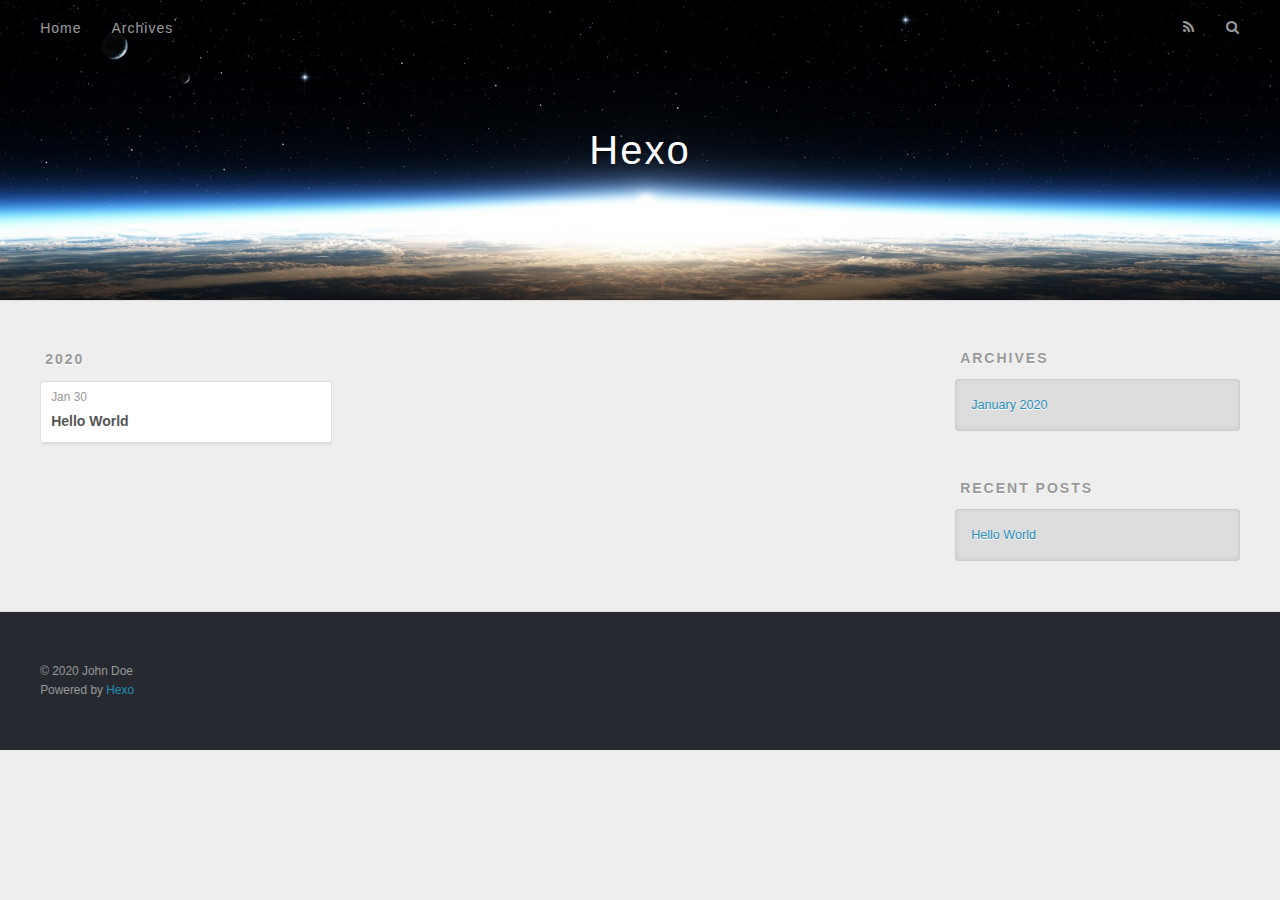
<file: archives/2020/01/index.html>
<!DOCTYPE html>
<html>
<head>
  <meta charset="utf-8">
  

  
  <title>Archives: 2020/1 | Hexo</title>
  <meta name="viewport" content="width=device-width, initial-scale=1, maximum-scale=1">
  <meta property="og:type" content="website">
<meta property="og:title" content="Hexo">
<meta property="og:url" content="https://github.com/jiangyuanchang/jiangyuanchang.github.io.git/archives/2020/01/index.html">
<meta property="og:site_name" content="Hexo">
<meta property="og:locale" content="en_US">
<meta property="article:author" content="John Doe">
<meta name="twitter:card" content="summary">
  
    <link rel="alternate" href="/atom.xml" title="Hexo" type="application/atom+xml">
  
  
    <link rel="icon" href="/favicon.png">
  
  
    <link href="//fonts.googleapis.com/css?family=Source+Code+Pro" rel="stylesheet" type="text/css">
  
  
<link rel="stylesheet" href="/css/style.css">

<meta name="generator" content="Hexo 4.2.0"></head>

<body>
  <div id="container">
    <div id="wrap">
      <header id="header">
  <div id="banner"></div>
  <div id="header-outer" class="outer">
    <div id="header-title" class="inner">
      <h1 id="logo-wrap">
        <a href="/" id="logo">Hexo</a>
      </h1>
      
    </div>
    <div id="header-inner" class="inner">
      <nav id="main-nav">
        <a id="main-nav-toggle" class="nav-icon"></a>
        
          <a class="main-nav-link" href="/">Home</a>
        
          <a class="main-nav-link" href="/archives">Archives</a>
        
      </nav>
      <nav id="sub-nav">
        
          <a id="nav-rss-link" class="nav-icon" href="/atom.xml" title="RSS Feed"></a>
        
        <a id="nav-search-btn" class="nav-icon" title="Search"></a>
      </nav>
      <div id="search-form-wrap">
        <form action="//google.com/search" method="get" accept-charset="UTF-8" class="search-form"><input type="search" name="q" class="search-form-input" placeholder="Search"><button type="submit" class="search-form-submit">&#xF002;</button><input type="hidden" name="sitesearch" value="https://github.com/jiangyuanchang/jiangyuanchang.github.io.git"></form>
      </div>
    </div>
  </div>
</header>
      <div class="outer">
        <section id="main">
  
  
    
    
      
      
      <section class="archives-wrap">
        <div class="archive-year-wrap">
          <a href="/archives/2020" class="archive-year">2020</a>
        </div>
        <div class="archives">
    
    <article class="archive-article archive-type-post">
  <div class="archive-article-inner">
    <header class="archive-article-header">
      <a href="/2020/01/30/hello-world/" class="archive-article-date">
  <time datetime="2020-01-30T08:39:22.018Z" itemprop="datePublished">Jan 30</time>
</a>
      
  
    <h1 itemprop="name">
      <a class="archive-article-title" href="/2020/01/30/hello-world/">Hello World</a>
    </h1>
  

    </header>
  </div>
</article>
  
  
    </div></section>
  


</section>
        
          <aside id="sidebar">
  
    

  
    

  
    
  
    
  <div class="widget-wrap">
    <h3 class="widget-title">Archives</h3>
    <div class="widget">
      <ul class="archive-list"><li class="archive-list-item"><a class="archive-list-link" href="/archives/2020/01/">January 2020</a></li></ul>
    </div>
  </div>


  
    
  <div class="widget-wrap">
    <h3 class="widget-title">Recent Posts</h3>
    <div class="widget">
      <ul>
        
          <li>
            <a href="/2020/01/30/hello-world/">Hello World</a>
          </li>
        
      </ul>
    </div>
  </div>

  
</aside>
        
      </div>
      <footer id="footer">
  
  <div class="outer">
    <div id="footer-info" class="inner">
      &copy; 2020 John Doe<br>
      Powered by <a href="http://hexo.io/" target="_blank">Hexo</a>
    </div>
  </div>
</footer>
    </div>
    <nav id="mobile-nav">
  
    <a href="/" class="mobile-nav-link">Home</a>
  
    <a href="/archives" class="mobile-nav-link">Archives</a>
  
</nav>
    

<script src="//ajax.googleapis.com/ajax/libs/jquery/2.0.3/jquery.min.js"></script>


  
<link rel="stylesheet" href="/fancybox/jquery.fancybox.css">

  
<script src="/fancybox/jquery.fancybox.pack.js"></script>




<script src="/js/script.js"></script>




  </div>
</body>
</html>
</file>
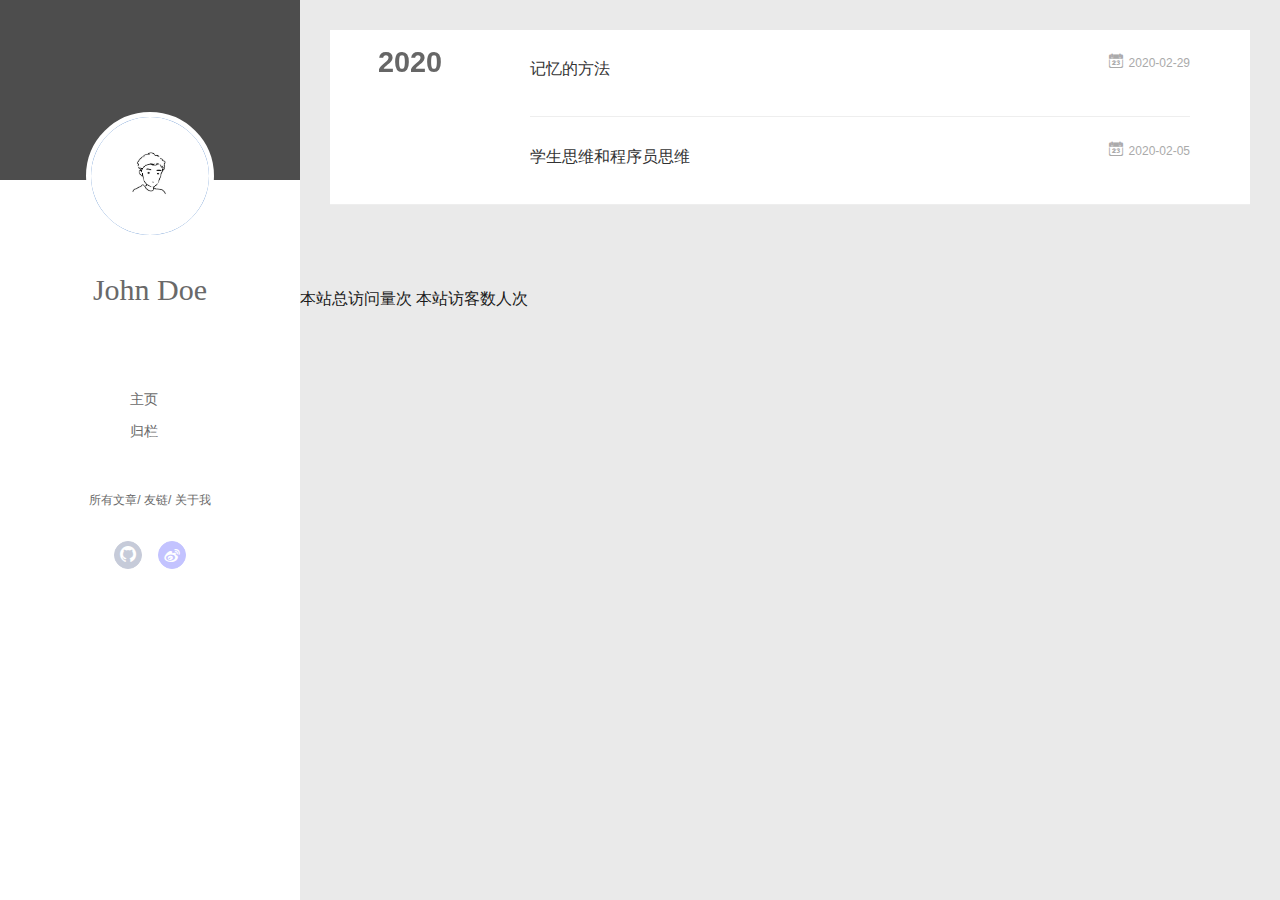
<file: archives/2020/02/index.html>
<!DOCTYPE html>
<html>
<head>
  <meta charset="utf-8">
  
  <meta name="renderer" content="webkit">
  <meta http-equiv="X-UA-Compatible" content="IE=edge" >
  <link rel="dns-prefetch" href="https://github.com/jiangyuanchang/jiangyuanchang.github.io.git">
  <title>Archives: 2020/2 | Hexo</title>
  <meta name="viewport" content="width=device-width, initial-scale=1, maximum-scale=1">
  <meta property="og:type" content="website">
<meta property="og:title" content="Hexo">
<meta property="og:url" content="https://github.com/jiangyuanchang/jiangyuanchang.github.io.git/archives/2020/02/index.html">
<meta property="og:site_name" content="Hexo">
<meta property="og:locale" content="en_US">
<meta property="article:author" content="John Doe">
<meta name="twitter:card" content="summary">
  
    <link rel="alternative" href="/atom.xml" title="Hexo" type="application/atom+xml">
  
  
    <link rel="icon" href="/favicon.png">
  
  <link rel="stylesheet" type="text/css" href="/./main.0cf68a.css">
  <style type="text/css">
  
    #container.show {
      background: linear-gradient(200deg,#a0cfe4,#e8c37e);
    }
  </style>
  

  

<meta name="generator" content="Hexo 4.2.0"></head>

<body>
  <div id="container" q-class="show:isCtnShow">
    <canvas id="anm-canvas" class="anm-canvas"></canvas>
    <div class="left-col" q-class="show:isShow">
      
<div class="overlay" style="background: #4d4d4d"></div>
<div class="intrude-less">
	<header id="header" class="inner">
		<a href="/" class="profilepic">
			<img src="/assets/img/head.jpg" class="js-avatar">
		</a>
		<hgroup>
		  <h1 class="header-author"><a href="/">John Doe</a></h1>
		</hgroup>
		

		<nav class="header-menu">
			<ul>
			
				<li><a href="/">主页</a></li>
	        
				<li><a href="/archives/index.html">归栏</a></li>
	        
			</ul>
		</nav>
		<nav class="header-smart-menu">
    		
    			
    			<a q-on="click: openSlider(e, 'innerArchive')" href="javascript:void(0)">所有文章</a>
    			
            
    			
    			<a q-on="click: openSlider(e, 'friends')" href="javascript:void(0)">友链</a>
    			
            
    			
    			<a q-on="click: openSlider(e, 'aboutme')" href="javascript:void(0)">关于我</a>
    			
            
		</nav>
		<nav class="header-nav">
			<div class="social">
				
					<a class="github" target="_blank" href="http://github.com/jiangyuanchang" title="github"><i class="icon-github"></i></a>
		        
					<a class="weibo" target="_blank" href="https://weibo.com/5771701596/profile?topnav=1&wvr=6&is_all=1" title="weibo"><i class="icon-weibo"></i></a>
		        
			</div>
		</nav>
	</header>		
</div>

    </div>
    <div class="mid-col" q-class="show:isShow,hide:isShow|isFalse">
      
<nav id="mobile-nav">
  	<div class="overlay js-overlay" style="background: #4d4d4d"></div>
	<div class="btnctn js-mobile-btnctn">
  		<div class="slider-trigger list" q-on="click: openSlider(e)"><i class="icon icon-sort"></i></div>
	</div>
	<div class="intrude-less">
		<header id="header" class="inner">
			<div class="profilepic">
				<img src="/assets/img/head.jpg" class="js-avatar">
			</div>
			<hgroup>
			  <h1 class="header-author js-header-author">John Doe</h1>
			</hgroup>
			
			
			
				
			
				
			
			
			
			<nav class="header-nav">
				<div class="social">
					
						<a class="github" target="_blank" href="http://github.com/jiangyuanchang" title="github"><i class="icon-github"></i></a>
			        
						<a class="weibo" target="_blank" href="https://weibo.com/5771701596/profile?topnav=1&wvr=6&is_all=1" title="weibo"><i class="icon-weibo"></i></a>
			        
				</div>
			</nav>

			<nav class="header-menu js-header-menu">
				<ul style="width: 50%">
				
				
					<li style="width: 50%"><a href="/">主页</a></li>
		        
					<li style="width: 50%"><a href="/archives/index.html">归栏</a></li>
		        
				</ul>
			</nav>
		</header>				
	</div>
	<div class="mobile-mask" style="display:none" q-show="isShow"></div>
</nav>

      <div id="wrapper" class="body-wrap">
        <div class="menu-l">
          <div class="canvas-wrap">
            <canvas data-colors="#eaeaea" data-sectionHeight="100" data-contentId="js-content" id="myCanvas1" class="anm-canvas"></canvas>
          </div>
          <div id="js-content" class="content-ll">
            
  
  
    
    
      
      
      <section class="archives-wrap">
        <div class="archive-year-wrap">
          <a href="/archives/2020" class="archive-year">2020</a>
        </div>
        <div class="archives">
    
    <article class="archive-article archive-type-post">
  <div class="archive-article-inner">
    <header class="archive-article-header">
      	<div class="article-meta">
	      	<a href="/2020/02/29/%E8%AE%B0%E5%BF%86%E7%9A%84%E6%96%B9%E6%B3%95/" class="archive-article-date">
  	<time datetime="2020-02-29T02:52:43.925Z" itemprop="datePublished"><i class="icon-calendar icon"></i>2020-02-29</time>
</a>
        </div>
    	 
  
    <h1 itemprop="name">
      <a class="archive-article-title" href="/2020/02/29/%E8%AE%B0%E5%BF%86%E7%9A%84%E6%96%B9%E6%B3%95/">记忆的方法</a>
    </h1>
  

        <div class="article-info info-on-right">
          
          

        </div>
        <div class="clearfix"></div>
    </header>
  </div>
</article>
  
    
    
    <article class="archive-article archive-type-post">
  <div class="archive-article-inner">
    <header class="archive-article-header">
      	<div class="article-meta">
	      	<a href="/2020/02/05/%E5%AD%A6%E7%94%9F%E6%80%9D%E7%BB%B4%E5%92%8C%E7%A8%8B%E5%BA%8F%E5%91%98%E6%80%9D%E7%BB%B4/" class="archive-article-date">
  	<time datetime="2020-02-05T03:37:43.504Z" itemprop="datePublished"><i class="icon-calendar icon"></i>2020-02-05</time>
</a>
        </div>
    	 
  
    <h1 itemprop="name">
      <a class="archive-article-title" href="/2020/02/05/%E5%AD%A6%E7%94%9F%E6%80%9D%E7%BB%B4%E5%92%8C%E7%A8%8B%E5%BA%8F%E5%91%98%E6%80%9D%E7%BB%B4/">学生思维和程序员思维</a>
    </h1>
  

        <div class="article-info info-on-right">
          
          

        </div>
        <div class="clearfix"></div>
    </header>
  </div>
</article>
  
  
    </div></section>
  

    


          </div>
        </div>
      </div>
      <span id="busuanzi_container_site_pv">    本站总访问量<span id="busuanzi_value_site_pv"></span>次</span>

<span id="busuanzi_container_site_uv">  本站访客数<span id="busuanzi_value_site_uv"></span>人次</span>
    </div>
    <script>
	var yiliaConfig = {
		mathjax: false,
		isHome: false,
		isPost: false,
		isArchive: true,
		isTag: false,
		isCategory: false,
		open_in_new: false,
		toc_hide_index: true,
		root: "/",
		innerArchive: true,
		showTags: false
	}
</script>

<script>!function(t){function n(e){if(r[e])return r[e].exports;var i=r[e]={exports:{},id:e,loaded:!1};return t[e].call(i.exports,i,i.exports,n),i.loaded=!0,i.exports}var r={};n.m=t,n.c=r,n.p="./",n(0)}([function(t,n,r){r(195),t.exports=r(191)},function(t,n,r){var e=r(3),i=r(52),o=r(27),u=r(28),c=r(53),f="prototype",a=function(t,n,r){var s,l,h,v,p=t&a.F,d=t&a.G,y=t&a.S,g=t&a.P,b=t&a.B,m=d?e:y?e[n]||(e[n]={}):(e[n]||{})[f],x=d?i:i[n]||(i[n]={}),w=x[f]||(x[f]={});d&&(r=n);for(s in r)l=!p&&m&&void 0!==m[s],h=(l?m:r)[s],v=b&&l?c(h,e):g&&"function"==typeof h?c(Function.call,h):h,m&&u(m,s,h,t&a.U),x[s]!=h&&o(x,s,v),g&&w[s]!=h&&(w[s]=h)};e.core=i,a.F=1,a.G=2,a.S=4,a.P=8,a.B=16,a.W=32,a.U=64,a.R=128,t.exports=a},function(t,n,r){var e=r(6);t.exports=function(t){if(!e(t))throw TypeError(t+" is not an object!");return t}},function(t,n){var r=t.exports="undefined"!=typeof window&&window.Math==Math?window:"undefined"!=typeof self&&self.Math==Math?self:Function("return this")();"number"==typeof __g&&(__g=r)},function(t,n){t.exports=function(t){try{return!!t()}catch(t){return!0}}},function(t,n){var r=t.exports="undefined"!=typeof window&&window.Math==Math?window:"undefined"!=typeof self&&self.Math==Math?self:Function("return this")();"number"==typeof __g&&(__g=r)},function(t,n){t.exports=function(t){return"object"==typeof t?null!==t:"function"==typeof t}},function(t,n,r){var e=r(126)("wks"),i=r(76),o=r(3).Symbol,u="function"==typeof o;(t.exports=function(t){return e[t]||(e[t]=u&&o[t]||(u?o:i)("Symbol."+t))}).store=e},function(t,n){var r={}.hasOwnProperty;t.exports=function(t,n){return r.call(t,n)}},function(t,n,r){var e=r(94),i=r(33);t.exports=function(t){return e(i(t))}},function(t,n,r){t.exports=!r(4)(function(){return 7!=Object.defineProperty({},"a",{get:function(){return 7}}).a})},function(t,n,r){var e=r(2),i=r(167),o=r(50),u=Object.defineProperty;n.f=r(10)?Object.defineProperty:function(t,n,r){if(e(t),n=o(n,!0),e(r),i)try{return u(t,n,r)}catch(t){}if("get"in r||"set"in r)throw TypeError("Accessors not supported!");return"value"in r&&(t[n]=r.value),t}},function(t,n,r){t.exports=!r(18)(function(){return 7!=Object.defineProperty({},"a",{get:function(){return 7}}).a})},function(t,n,r){var e=r(14),i=r(22);t.exports=r(12)?function(t,n,r){return e.f(t,n,i(1,r))}:function(t,n,r){return t[n]=r,t}},function(t,n,r){var e=r(20),i=r(58),o=r(42),u=Object.defineProperty;n.f=r(12)?Object.defineProperty:function(t,n,r){if(e(t),n=o(n,!0),e(r),i)try{return u(t,n,r)}catch(t){}if("get"in r||"set"in r)throw TypeError("Accessors not supported!");return"value"in r&&(t[n]=r.value),t}},function(t,n,r){var e=r(40)("wks"),i=r(23),o=r(5).Symbol,u="function"==typeof o;(t.exports=function(t){return e[t]||(e[t]=u&&o[t]||(u?o:i)("Symbol."+t))}).store=e},function(t,n,r){var e=r(67),i=Math.min;t.exports=function(t){return t>0?i(e(t),9007199254740991):0}},function(t,n,r){var e=r(46);t.exports=function(t){return Object(e(t))}},function(t,n){t.exports=function(t){try{return!!t()}catch(t){return!0}}},function(t,n,r){var e=r(63),i=r(34);t.exports=Object.keys||function(t){return e(t,i)}},function(t,n,r){var e=r(21);t.exports=function(t){if(!e(t))throw TypeError(t+" is not an object!");return t}},function(t,n){t.exports=function(t){return"object"==typeof t?null!==t:"function"==typeof t}},function(t,n){t.exports=function(t,n){return{enumerable:!(1&t),configurable:!(2&t),writable:!(4&t),value:n}}},function(t,n){var r=0,e=Math.random();t.exports=function(t){return"Symbol(".concat(void 0===t?"":t,")_",(++r+e).toString(36))}},function(t,n){var r={}.hasOwnProperty;t.exports=function(t,n){return r.call(t,n)}},function(t,n){var r=t.exports={version:"2.4.0"};"number"==typeof __e&&(__e=r)},function(t,n){t.exports=function(t){if("function"!=typeof t)throw TypeError(t+" is not a function!");return t}},function(t,n,r){var e=r(11),i=r(66);t.exports=r(10)?function(t,n,r){return e.f(t,n,i(1,r))}:function(t,n,r){return t[n]=r,t}},function(t,n,r){var e=r(3),i=r(27),o=r(24),u=r(76)("src"),c="toString",f=Function[c],a=(""+f).split(c);r(52).inspectSource=function(t){return f.call(t)},(t.exports=function(t,n,r,c){var f="function"==typeof r;f&&(o(r,"name")||i(r,"name",n)),t[n]!==r&&(f&&(o(r,u)||i(r,u,t[n]?""+t[n]:a.join(String(n)))),t===e?t[n]=r:c?t[n]?t[n]=r:i(t,n,r):(delete t[n],i(t,n,r)))})(Function.prototype,c,function(){return"function"==typeof this&&this[u]||f.call(this)})},function(t,n,r){var e=r(1),i=r(4),o=r(46),u=function(t,n,r,e){var i=String(o(t)),u="<"+n;return""!==r&&(u+=" "+r+'="'+String(e).replace(/"/g,"&quot;")+'"'),u+">"+i+"</"+n+">"};t.exports=function(t,n){var r={};r[t]=n(u),e(e.P+e.F*i(function(){var n=""[t]('"');return n!==n.toLowerCase()||n.split('"').length>3}),"String",r)}},function(t,n,r){var e=r(115),i=r(46);t.exports=function(t){return e(i(t))}},function(t,n,r){var e=r(116),i=r(66),o=r(30),u=r(50),c=r(24),f=r(167),a=Object.getOwnPropertyDescriptor;n.f=r(10)?a:function(t,n){if(t=o(t),n=u(n,!0),f)try{return a(t,n)}catch(t){}if(c(t,n))return i(!e.f.call(t,n),t[n])}},function(t,n,r){var e=r(24),i=r(17),o=r(145)("IE_PROTO"),u=Object.prototype;t.exports=Object.getPrototypeOf||function(t){return t=i(t),e(t,o)?t[o]:"function"==typeof t.constructor&&t instanceof t.constructor?t.constructor.prototype:t instanceof Object?u:null}},function(t,n){t.exports=function(t){if(void 0==t)throw TypeError("Can't call method on  "+t);return t}},function(t,n){t.exports="constructor,hasOwnProperty,isPrototypeOf,propertyIsEnumerable,toLocaleString,toString,valueOf".split(",")},function(t,n){t.exports={}},function(t,n){t.exports=!0},function(t,n){n.f={}.propertyIsEnumerable},function(t,n,r){var e=r(14).f,i=r(8),o=r(15)("toStringTag");t.exports=function(t,n,r){t&&!i(t=r?t:t.prototype,o)&&e(t,o,{configurable:!0,value:n})}},function(t,n,r){var e=r(40)("keys"),i=r(23);t.exports=function(t){return e[t]||(e[t]=i(t))}},function(t,n,r){var e=r(5),i="__core-js_shared__",o=e[i]||(e[i]={});t.exports=function(t){return o[t]||(o[t]={})}},function(t,n){var r=Math.ceil,e=Math.floor;t.exports=function(t){return isNaN(t=+t)?0:(t>0?e:r)(t)}},function(t,n,r){var e=r(21);t.exports=function(t,n){if(!e(t))return t;var r,i;if(n&&"function"==typeof(r=t.toString)&&!e(i=r.call(t)))return i;if("function"==typeof(r=t.valueOf)&&!e(i=r.call(t)))return i;if(!n&&"function"==typeof(r=t.toString)&&!e(i=r.call(t)))return i;throw TypeError("Can't convert object to primitive value")}},function(t,n,r){var e=r(5),i=r(25),o=r(36),u=r(44),c=r(14).f;t.exports=function(t){var n=i.Symbol||(i.Symbol=o?{}:e.Symbol||{});"_"==t.charAt(0)||t in n||c(n,t,{value:u.f(t)})}},function(t,n,r){n.f=r(15)},function(t,n){var r={}.toString;t.exports=function(t){return r.call(t).slice(8,-1)}},function(t,n){t.exports=function(t){if(void 0==t)throw TypeError("Can't call method on  "+t);return t}},function(t,n,r){var e=r(4);t.exports=function(t,n){return!!t&&e(function(){n?t.call(null,function(){},1):t.call(null)})}},function(t,n,r){var e=r(53),i=r(115),o=r(17),u=r(16),c=r(203);t.exports=function(t,n){var r=1==t,f=2==t,a=3==t,s=4==t,l=6==t,h=5==t||l,v=n||c;return function(n,c,p){for(var d,y,g=o(n),b=i(g),m=e(c,p,3),x=u(b.length),w=0,S=r?v(n,x):f?v(n,0):void 0;x>w;w++)if((h||w in b)&&(d=b[w],y=m(d,w,g),t))if(r)S[w]=y;else if(y)switch(t){case 3:return!0;case 5:return d;case 6:return w;case 2:S.push(d)}else if(s)return!1;return l?-1:a||s?s:S}}},function(t,n,r){var e=r(1),i=r(52),o=r(4);t.exports=function(t,n){var r=(i.Object||{})[t]||Object[t],u={};u[t]=n(r),e(e.S+e.F*o(function(){r(1)}),"Object",u)}},function(t,n,r){var e=r(6);t.exports=function(t,n){if(!e(t))return t;var r,i;if(n&&"function"==typeof(r=t.toString)&&!e(i=r.call(t)))return i;if("function"==typeof(r=t.valueOf)&&!e(i=r.call(t)))return i;if(!n&&"function"==typeof(r=t.toString)&&!e(i=r.call(t)))return i;throw TypeError("Can't convert object to primitive value")}},function(t,n,r){var e=r(5),i=r(25),o=r(91),u=r(13),c="prototype",f=function(t,n,r){var a,s,l,h=t&f.F,v=t&f.G,p=t&f.S,d=t&f.P,y=t&f.B,g=t&f.W,b=v?i:i[n]||(i[n]={}),m=b[c],x=v?e:p?e[n]:(e[n]||{})[c];v&&(r=n);for(a in r)(s=!h&&x&&void 0!==x[a])&&a in b||(l=s?x[a]:r[a],b[a]=v&&"function"!=typeof x[a]?r[a]:y&&s?o(l,e):g&&x[a]==l?function(t){var n=function(n,r,e){if(this instanceof t){switch(arguments.length){case 0:return new t;case 1:return new t(n);case 2:return new t(n,r)}return new t(n,r,e)}return t.apply(this,arguments)};return n[c]=t[c],n}(l):d&&"function"==typeof l?o(Function.call,l):l,d&&((b.virtual||(b.virtual={}))[a]=l,t&f.R&&m&&!m[a]&&u(m,a,l)))};f.F=1,f.G=2,f.S=4,f.P=8,f.B=16,f.W=32,f.U=64,f.R=128,t.exports=f},function(t,n){var r=t.exports={version:"2.4.0"};"number"==typeof __e&&(__e=r)},function(t,n,r){var e=r(26);t.exports=function(t,n,r){if(e(t),void 0===n)return t;switch(r){case 1:return function(r){return t.call(n,r)};case 2:return function(r,e){return t.call(n,r,e)};case 3:return function(r,e,i){return t.call(n,r,e,i)}}return function(){return t.apply(n,arguments)}}},function(t,n,r){var e=r(183),i=r(1),o=r(126)("metadata"),u=o.store||(o.store=new(r(186))),c=function(t,n,r){var i=u.get(t);if(!i){if(!r)return;u.set(t,i=new e)}var o=i.get(n);if(!o){if(!r)return;i.set(n,o=new e)}return o},f=function(t,n,r){var e=c(n,r,!1);return void 0!==e&&e.has(t)},a=function(t,n,r){var e=c(n,r,!1);return void 0===e?void 0:e.get(t)},s=function(t,n,r,e){c(r,e,!0).set(t,n)},l=function(t,n){var r=c(t,n,!1),e=[];return r&&r.forEach(function(t,n){e.push(n)}),e},h=function(t){return void 0===t||"symbol"==typeof t?t:String(t)},v=function(t){i(i.S,"Reflect",t)};t.exports={store:u,map:c,has:f,get:a,set:s,keys:l,key:h,exp:v}},function(t,n,r){"use strict";if(r(10)){var e=r(69),i=r(3),o=r(4),u=r(1),c=r(127),f=r(152),a=r(53),s=r(68),l=r(66),h=r(27),v=r(73),p=r(67),d=r(16),y=r(75),g=r(50),b=r(24),m=r(180),x=r(114),w=r(6),S=r(17),_=r(137),O=r(70),E=r(32),P=r(71).f,j=r(154),F=r(76),M=r(7),A=r(48),N=r(117),T=r(146),I=r(155),k=r(80),L=r(123),R=r(74),C=r(130),D=r(160),U=r(11),W=r(31),G=U.f,B=W.f,V=i.RangeError,z=i.TypeError,q=i.Uint8Array,K="ArrayBuffer",J="Shared"+K,Y="BYTES_PER_ELEMENT",H="prototype",$=Array[H],X=f.ArrayBuffer,Q=f.DataView,Z=A(0),tt=A(2),nt=A(3),rt=A(4),et=A(5),it=A(6),ot=N(!0),ut=N(!1),ct=I.values,ft=I.keys,at=I.entries,st=$.lastIndexOf,lt=$.reduce,ht=$.reduceRight,vt=$.join,pt=$.sort,dt=$.slice,yt=$.toString,gt=$.toLocaleString,bt=M("iterator"),mt=M("toStringTag"),xt=F("typed_constructor"),wt=F("def_constructor"),St=c.CONSTR,_t=c.TYPED,Ot=c.VIEW,Et="Wrong length!",Pt=A(1,function(t,n){return Tt(T(t,t[wt]),n)}),jt=o(function(){return 1===new q(new Uint16Array([1]).buffer)[0]}),Ft=!!q&&!!q[H].set&&o(function(){new q(1).set({})}),Mt=function(t,n){if(void 0===t)throw z(Et);var r=+t,e=d(t);if(n&&!m(r,e))throw V(Et);return e},At=function(t,n){var r=p(t);if(r<0||r%n)throw V("Wrong offset!");return r},Nt=function(t){if(w(t)&&_t in t)return t;throw z(t+" is not a typed array!")},Tt=function(t,n){if(!(w(t)&&xt in t))throw z("It is not a typed array constructor!");return new t(n)},It=function(t,n){return kt(T(t,t[wt]),n)},kt=function(t,n){for(var r=0,e=n.length,i=Tt(t,e);e>r;)i[r]=n[r++];return i},Lt=function(t,n,r){G(t,n,{get:function(){return this._d[r]}})},Rt=function(t){var n,r,e,i,o,u,c=S(t),f=arguments.length,s=f>1?arguments[1]:void 0,l=void 0!==s,h=j(c);if(void 0!=h&&!_(h)){for(u=h.call(c),e=[],n=0;!(o=u.next()).done;n++)e.push(o.value);c=e}for(l&&f>2&&(s=a(s,arguments[2],2)),n=0,r=d(c.length),i=Tt(this,r);r>n;n++)i[n]=l?s(c[n],n):c[n];return i},Ct=function(){for(var t=0,n=arguments.length,r=Tt(this,n);n>t;)r[t]=arguments[t++];return r},Dt=!!q&&o(function(){gt.call(new q(1))}),Ut=function(){return gt.apply(Dt?dt.call(Nt(this)):Nt(this),arguments)},Wt={copyWithin:function(t,n){return D.call(Nt(this),t,n,arguments.length>2?arguments[2]:void 0)},every:function(t){return rt(Nt(this),t,arguments.length>1?arguments[1]:void 0)},fill:function(t){return C.apply(Nt(this),arguments)},filter:function(t){return It(this,tt(Nt(this),t,arguments.length>1?arguments[1]:void 0))},find:function(t){return et(Nt(this),t,arguments.length>1?arguments[1]:void 0)},findIndex:function(t){return it(Nt(this),t,arguments.length>1?arguments[1]:void 0)},forEach:function(t){Z(Nt(this),t,arguments.length>1?arguments[1]:void 0)},indexOf:function(t){return ut(Nt(this),t,arguments.length>1?arguments[1]:void 0)},includes:function(t){return ot(Nt(this),t,arguments.length>1?arguments[1]:void 0)},join:function(t){return vt.apply(Nt(this),arguments)},lastIndexOf:function(t){return st.apply(Nt(this),arguments)},map:function(t){return Pt(Nt(this),t,arguments.length>1?arguments[1]:void 0)},reduce:function(t){return lt.apply(Nt(this),arguments)},reduceRight:function(t){return ht.apply(Nt(this),arguments)},reverse:function(){for(var t,n=this,r=Nt(n).length,e=Math.floor(r/2),i=0;i<e;)t=n[i],n[i++]=n[--r],n[r]=t;return n},some:function(t){return nt(Nt(this),t,arguments.length>1?arguments[1]:void 0)},sort:function(t){return pt.call(Nt(this),t)},subarray:function(t,n){var r=Nt(this),e=r.length,i=y(t,e);return new(T(r,r[wt]))(r.buffer,r.byteOffset+i*r.BYTES_PER_ELEMENT,d((void 0===n?e:y(n,e))-i))}},Gt=function(t,n){return It(this,dt.call(Nt(this),t,n))},Bt=function(t){Nt(this);var n=At(arguments[1],1),r=this.length,e=S(t),i=d(e.length),o=0;if(i+n>r)throw V(Et);for(;o<i;)this[n+o]=e[o++]},Vt={entries:function(){return at.call(Nt(this))},keys:function(){return ft.call(Nt(this))},values:function(){return ct.call(Nt(this))}},zt=function(t,n){return w(t)&&t[_t]&&"symbol"!=typeof n&&n in t&&String(+n)==String(n)},qt=function(t,n){return zt(t,n=g(n,!0))?l(2,t[n]):B(t,n)},Kt=function(t,n,r){return!(zt(t,n=g(n,!0))&&w(r)&&b(r,"value"))||b(r,"get")||b(r,"set")||r.configurable||b(r,"writable")&&!r.writable||b(r,"enumerable")&&!r.enumerable?G(t,n,r):(t[n]=r.value,t)};St||(W.f=qt,U.f=Kt),u(u.S+u.F*!St,"Object",{getOwnPropertyDescriptor:qt,defineProperty:Kt}),o(function(){yt.call({})})&&(yt=gt=function(){return vt.call(this)});var Jt=v({},Wt);v(Jt,Vt),h(Jt,bt,Vt.values),v(Jt,{slice:Gt,set:Bt,constructor:function(){},toString:yt,toLocaleString:Ut}),Lt(Jt,"buffer","b"),Lt(Jt,"byteOffset","o"),Lt(Jt,"byteLength","l"),Lt(Jt,"length","e"),G(Jt,mt,{get:function(){return this[_t]}}),t.exports=function(t,n,r,f){f=!!f;var a=t+(f?"Clamped":"")+"Array",l="Uint8Array"!=a,v="get"+t,p="set"+t,y=i[a],g=y||{},b=y&&E(y),m=!y||!c.ABV,S={},_=y&&y[H],j=function(t,r){var e=t._d;return e.v[v](r*n+e.o,jt)},F=function(t,r,e){var i=t._d;f&&(e=(e=Math.round(e))<0?0:e>255?255:255&e),i.v[p](r*n+i.o,e,jt)},M=function(t,n){G(t,n,{get:function(){return j(this,n)},set:function(t){return F(this,n,t)},enumerable:!0})};m?(y=r(function(t,r,e,i){s(t,y,a,"_d");var o,u,c,f,l=0,v=0;if(w(r)){if(!(r instanceof X||(f=x(r))==K||f==J))return _t in r?kt(y,r):Rt.call(y,r);o=r,v=At(e,n);var p=r.byteLength;if(void 0===i){if(p%n)throw V(Et);if((u=p-v)<0)throw V(Et)}else if((u=d(i)*n)+v>p)throw V(Et);c=u/n}else c=Mt(r,!0),u=c*n,o=new X(u);for(h(t,"_d",{b:o,o:v,l:u,e:c,v:new Q(o)});l<c;)M(t,l++)}),_=y[H]=O(Jt),h(_,"constructor",y)):L(function(t){new y(null),new y(t)},!0)||(y=r(function(t,r,e,i){s(t,y,a);var o;return w(r)?r instanceof X||(o=x(r))==K||o==J?void 0!==i?new g(r,At(e,n),i):void 0!==e?new g(r,At(e,n)):new g(r):_t in r?kt(y,r):Rt.call(y,r):new g(Mt(r,l))}),Z(b!==Function.prototype?P(g).concat(P(b)):P(g),function(t){t in y||h(y,t,g[t])}),y[H]=_,e||(_.constructor=y));var A=_[bt],N=!!A&&("values"==A.name||void 0==A.name),T=Vt.values;h(y,xt,!0),h(_,_t,a),h(_,Ot,!0),h(_,wt,y),(f?new y(1)[mt]==a:mt in _)||G(_,mt,{get:function(){return a}}),S[a]=y,u(u.G+u.W+u.F*(y!=g),S),u(u.S,a,{BYTES_PER_ELEMENT:n,from:Rt,of:Ct}),Y in _||h(_,Y,n),u(u.P,a,Wt),R(a),u(u.P+u.F*Ft,a,{set:Bt}),u(u.P+u.F*!N,a,Vt),u(u.P+u.F*(_.toString!=yt),a,{toString:yt}),u(u.P+u.F*o(function(){new y(1).slice()}),a,{slice:Gt}),u(u.P+u.F*(o(function(){return[1,2].toLocaleString()!=new y([1,2]).toLocaleString()})||!o(function(){_.toLocaleString.call([1,2])})),a,{toLocaleString:Ut}),k[a]=N?A:T,e||N||h(_,bt,T)}}else t.exports=function(){}},function(t,n){var r={}.toString;t.exports=function(t){return r.call(t).slice(8,-1)}},function(t,n,r){var e=r(21),i=r(5).document,o=e(i)&&e(i.createElement);t.exports=function(t){return o?i.createElement(t):{}}},function(t,n,r){t.exports=!r(12)&&!r(18)(function(){return 7!=Object.defineProperty(r(57)("div"),"a",{get:function(){return 7}}).a})},function(t,n,r){"use strict";var e=r(36),i=r(51),o=r(64),u=r(13),c=r(8),f=r(35),a=r(96),s=r(38),l=r(103),h=r(15)("iterator"),v=!([].keys&&"next"in[].keys()),p="keys",d="values",y=function(){return this};t.exports=function(t,n,r,g,b,m,x){a(r,n,g);var w,S,_,O=function(t){if(!v&&t in F)return F[t];switch(t){case p:case d:return function(){return new r(this,t)}}return function(){return new r(this,t)}},E=n+" Iterator",P=b==d,j=!1,F=t.prototype,M=F[h]||F["@@iterator"]||b&&F[b],A=M||O(b),N=b?P?O("entries"):A:void 0,T="Array"==n?F.entries||M:M;if(T&&(_=l(T.call(new t)))!==Object.prototype&&(s(_,E,!0),e||c(_,h)||u(_,h,y)),P&&M&&M.name!==d&&(j=!0,A=function(){return M.call(this)}),e&&!x||!v&&!j&&F[h]||u(F,h,A),f[n]=A,f[E]=y,b)if(w={values:P?A:O(d),keys:m?A:O(p),entries:N},x)for(S in w)S in F||o(F,S,w[S]);else i(i.P+i.F*(v||j),n,w);return w}},function(t,n,r){var e=r(20),i=r(100),o=r(34),u=r(39)("IE_PROTO"),c=function(){},f="prototype",a=function(){var t,n=r(57)("iframe"),e=o.length;for(n.style.display="none",r(93).appendChild(n),n.src="javascript:",t=n.contentWindow.document,t.open(),t.write("<script>document.F=Object<\/script>"),t.close(),a=t.F;e--;)delete a[f][o[e]];return a()};t.exports=Object.create||function(t,n){var r;return null!==t?(c[f]=e(t),r=new c,c[f]=null,r[u]=t):r=a(),void 0===n?r:i(r,n)}},function(t,n,r){var e=r(63),i=r(34).concat("length","prototype");n.f=Object.getOwnPropertyNames||function(t){return e(t,i)}},function(t,n){n.f=Object.getOwnPropertySymbols},function(t,n,r){var e=r(8),i=r(9),o=r(90)(!1),u=r(39)("IE_PROTO");t.exports=function(t,n){var r,c=i(t),f=0,a=[];for(r in c)r!=u&&e(c,r)&&a.push(r);for(;n.length>f;)e(c,r=n[f++])&&(~o(a,r)||a.push(r));return a}},function(t,n,r){t.exports=r(13)},function(t,n,r){var e=r(76)("meta"),i=r(6),o=r(24),u=r(11).f,c=0,f=Object.isExtensible||function(){return!0},a=!r(4)(function(){return f(Object.preventExtensions({}))}),s=function(t){u(t,e,{value:{i:"O"+ ++c,w:{}}})},l=function(t,n){if(!i(t))return"symbol"==typeof t?t:("string"==typeof t?"S":"P")+t;if(!o(t,e)){if(!f(t))return"F";if(!n)return"E";s(t)}return t[e].i},h=function(t,n){if(!o(t,e)){if(!f(t))return!0;if(!n)return!1;s(t)}return t[e].w},v=function(t){return a&&p.NEED&&f(t)&&!o(t,e)&&s(t),t},p=t.exports={KEY:e,NEED:!1,fastKey:l,getWeak:h,onFreeze:v}},function(t,n){t.exports=function(t,n){return{enumerable:!(1&t),configurable:!(2&t),writable:!(4&t),value:n}}},function(t,n){var r=Math.ceil,e=Math.floor;t.exports=function(t){return isNaN(t=+t)?0:(t>0?e:r)(t)}},function(t,n){t.exports=function(t,n,r,e){if(!(t instanceof n)||void 0!==e&&e in t)throw TypeError(r+": incorrect invocation!");return t}},function(t,n){t.exports=!1},function(t,n,r){var e=r(2),i=r(173),o=r(133),u=r(145)("IE_PROTO"),c=function(){},f="prototype",a=function(){var t,n=r(132)("iframe"),e=o.length;for(n.style.display="none",r(135).appendChild(n),n.src="javascript:",t=n.contentWindow.document,t.open(),t.write("<script>document.F=Object<\/script>"),t.close(),a=t.F;e--;)delete a[f][o[e]];return a()};t.exports=Object.create||function(t,n){var r;return null!==t?(c[f]=e(t),r=new c,c[f]=null,r[u]=t):r=a(),void 0===n?r:i(r,n)}},function(t,n,r){var e=r(175),i=r(133).concat("length","prototype");n.f=Object.getOwnPropertyNames||function(t){return e(t,i)}},function(t,n,r){var e=r(175),i=r(133);t.exports=Object.keys||function(t){return e(t,i)}},function(t,n,r){var e=r(28);t.exports=function(t,n,r){for(var i in n)e(t,i,n[i],r);return t}},function(t,n,r){"use strict";var e=r(3),i=r(11),o=r(10),u=r(7)("species");t.exports=function(t){var n=e[t];o&&n&&!n[u]&&i.f(n,u,{configurable:!0,get:function(){return this}})}},function(t,n,r){var e=r(67),i=Math.max,o=Math.min;t.exports=function(t,n){return t=e(t),t<0?i(t+n,0):o(t,n)}},function(t,n){var r=0,e=Math.random();t.exports=function(t){return"Symbol(".concat(void 0===t?"":t,")_",(++r+e).toString(36))}},function(t,n,r){var e=r(33);t.exports=function(t){return Object(e(t))}},function(t,n,r){var e=r(7)("unscopables"),i=Array.prototype;void 0==i[e]&&r(27)(i,e,{}),t.exports=function(t){i[e][t]=!0}},function(t,n,r){var e=r(53),i=r(169),o=r(137),u=r(2),c=r(16),f=r(154),a={},s={},n=t.exports=function(t,n,r,l,h){var v,p,d,y,g=h?function(){return t}:f(t),b=e(r,l,n?2:1),m=0;if("function"!=typeof g)throw TypeError(t+" is not iterable!");if(o(g)){for(v=c(t.length);v>m;m++)if((y=n?b(u(p=t[m])[0],p[1]):b(t[m]))===a||y===s)return y}else for(d=g.call(t);!(p=d.next()).done;)if((y=i(d,b,p.value,n))===a||y===s)return y};n.BREAK=a,n.RETURN=s},function(t,n){t.exports={}},function(t,n,r){var e=r(11).f,i=r(24),o=r(7)("toStringTag");t.exports=function(t,n,r){t&&!i(t=r?t:t.prototype,o)&&e(t,o,{configurable:!0,value:n})}},function(t,n,r){var e=r(1),i=r(46),o=r(4),u=r(150),c="["+u+"]",f="​",a=RegExp("^"+c+c+"*"),s=RegExp(c+c+"*$"),l=function(t,n,r){var i={},c=o(function(){return!!u[t]()||f[t]()!=f}),a=i[t]=c?n(h):u[t];r&&(i[r]=a),e(e.P+e.F*c,"String",i)},h=l.trim=function(t,n){return t=String(i(t)),1&n&&(t=t.replace(a,"")),2&n&&(t=t.replace(s,"")),t};t.exports=l},function(t,n,r){t.exports={default:r(86),__esModule:!0}},function(t,n,r){t.exports={default:r(87),__esModule:!0}},function(t,n,r){"use strict";function e(t){return t&&t.__esModule?t:{default:t}}n.__esModule=!0;var i=r(84),o=e(i),u=r(83),c=e(u),f="function"==typeof c.default&&"symbol"==typeof o.default?function(t){return typeof t}:function(t){return t&&"function"==typeof c.default&&t.constructor===c.default&&t!==c.default.prototype?"symbol":typeof t};n.default="function"==typeof c.default&&"symbol"===f(o.default)?function(t){return void 0===t?"undefined":f(t)}:function(t){return t&&"function"==typeof c.default&&t.constructor===c.default&&t!==c.default.prototype?"symbol":void 0===t?"undefined":f(t)}},function(t,n,r){r(110),r(108),r(111),r(112),t.exports=r(25).Symbol},function(t,n,r){r(109),r(113),t.exports=r(44).f("iterator")},function(t,n){t.exports=function(t){if("function"!=typeof t)throw TypeError(t+" is not a function!");return t}},function(t,n){t.exports=function(){}},function(t,n,r){var e=r(9),i=r(106),o=r(105);t.exports=function(t){return function(n,r,u){var c,f=e(n),a=i(f.length),s=o(u,a);if(t&&r!=r){for(;a>s;)if((c=f[s++])!=c)return!0}else for(;a>s;s++)if((t||s in f)&&f[s]===r)return t||s||0;return!t&&-1}}},function(t,n,r){var e=r(88);t.exports=function(t,n,r){if(e(t),void 0===n)return t;switch(r){case 1:return function(r){return t.call(n,r)};case 2:return function(r,e){return t.call(n,r,e)};case 3:return function(r,e,i){return t.call(n,r,e,i)}}return function(){return t.apply(n,arguments)}}},function(t,n,r){var e=r(19),i=r(62),o=r(37);t.exports=function(t){var n=e(t),r=i.f;if(r)for(var u,c=r(t),f=o.f,a=0;c.length>a;)f.call(t,u=c[a++])&&n.push(u);return n}},function(t,n,r){t.exports=r(5).document&&document.documentElement},function(t,n,r){var e=r(56);t.exports=Object("z").propertyIsEnumerable(0)?Object:function(t){return"String"==e(t)?t.split(""):Object(t)}},function(t,n,r){var e=r(56);t.exports=Array.isArray||function(t){return"Array"==e(t)}},function(t,n,r){"use strict";var e=r(60),i=r(22),o=r(38),u={};r(13)(u,r(15)("iterator"),function(){return this}),t.exports=function(t,n,r){t.prototype=e(u,{next:i(1,r)}),o(t,n+" Iterator")}},function(t,n){t.exports=function(t,n){return{value:n,done:!!t}}},function(t,n,r){var e=r(19),i=r(9);t.exports=function(t,n){for(var r,o=i(t),u=e(o),c=u.length,f=0;c>f;)if(o[r=u[f++]]===n)return r}},function(t,n,r){var e=r(23)("meta"),i=r(21),o=r(8),u=r(14).f,c=0,f=Object.isExtensible||function(){return!0},a=!r(18)(function(){return f(Object.preventExtensions({}))}),s=function(t){u(t,e,{value:{i:"O"+ ++c,w:{}}})},l=function(t,n){if(!i(t))return"symbol"==typeof t?t:("string"==typeof t?"S":"P")+t;if(!o(t,e)){if(!f(t))return"F";if(!n)return"E";s(t)}return t[e].i},h=function(t,n){if(!o(t,e)){if(!f(t))return!0;if(!n)return!1;s(t)}return t[e].w},v=function(t){return a&&p.NEED&&f(t)&&!o(t,e)&&s(t),t},p=t.exports={KEY:e,NEED:!1,fastKey:l,getWeak:h,onFreeze:v}},function(t,n,r){var e=r(14),i=r(20),o=r(19);t.exports=r(12)?Object.defineProperties:function(t,n){i(t);for(var r,u=o(n),c=u.length,f=0;c>f;)e.f(t,r=u[f++],n[r]);return t}},function(t,n,r){var e=r(37),i=r(22),o=r(9),u=r(42),c=r(8),f=r(58),a=Object.getOwnPropertyDescriptor;n.f=r(12)?a:function(t,n){if(t=o(t),n=u(n,!0),f)try{return a(t,n)}catch(t){}if(c(t,n))return i(!e.f.call(t,n),t[n])}},function(t,n,r){var e=r(9),i=r(61).f,o={}.toString,u="object"==typeof window&&window&&Object.getOwnPropertyNames?Object.getOwnPropertyNames(window):[],c=function(t){try{return i(t)}catch(t){return u.slice()}};t.exports.f=function(t){return u&&"[object Window]"==o.call(t)?c(t):i(e(t))}},function(t,n,r){var e=r(8),i=r(77),o=r(39)("IE_PROTO"),u=Object.prototype;t.exports=Object.getPrototypeOf||function(t){return t=i(t),e(t,o)?t[o]:"function"==typeof t.constructor&&t instanceof t.constructor?t.constructor.prototype:t instanceof Object?u:null}},function(t,n,r){var e=r(41),i=r(33);t.exports=function(t){return function(n,r){var o,u,c=String(i(n)),f=e(r),a=c.length;return f<0||f>=a?t?"":void 0:(o=c.charCodeAt(f),o<55296||o>56319||f+1===a||(u=c.charCodeAt(f+1))<56320||u>57343?t?c.charAt(f):o:t?c.slice(f,f+2):u-56320+(o-55296<<10)+65536)}}},function(t,n,r){var e=r(41),i=Math.max,o=Math.min;t.exports=function(t,n){return t=e(t),t<0?i(t+n,0):o(t,n)}},function(t,n,r){var e=r(41),i=Math.min;t.exports=function(t){return t>0?i(e(t),9007199254740991):0}},function(t,n,r){"use strict";var e=r(89),i=r(97),o=r(35),u=r(9);t.exports=r(59)(Array,"Array",function(t,n){this._t=u(t),this._i=0,this._k=n},function(){var t=this._t,n=this._k,r=this._i++;return!t||r>=t.length?(this._t=void 0,i(1)):"keys"==n?i(0,r):"values"==n?i(0,t[r]):i(0,[r,t[r]])},"values"),o.Arguments=o.Array,e("keys"),e("values"),e("entries")},function(t,n){},function(t,n,r){"use strict";var e=r(104)(!0);r(59)(String,"String",function(t){this._t=String(t),this._i=0},function(){var t,n=this._t,r=this._i;return r>=n.length?{value:void 0,done:!0}:(t=e(n,r),this._i+=t.length,{value:t,done:!1})})},function(t,n,r){"use strict";var e=r(5),i=r(8),o=r(12),u=r(51),c=r(64),f=r(99).KEY,a=r(18),s=r(40),l=r(38),h=r(23),v=r(15),p=r(44),d=r(43),y=r(98),g=r(92),b=r(95),m=r(20),x=r(9),w=r(42),S=r(22),_=r(60),O=r(102),E=r(101),P=r(14),j=r(19),F=E.f,M=P.f,A=O.f,N=e.Symbol,T=e.JSON,I=T&&T.stringify,k="prototype",L=v("_hidden"),R=v("toPrimitive"),C={}.propertyIsEnumerable,D=s("symbol-registry"),U=s("symbols"),W=s("op-symbols"),G=Object[k],B="function"==typeof N,V=e.QObject,z=!V||!V[k]||!V[k].findChild,q=o&&a(function(){return 7!=_(M({},"a",{get:function(){return M(this,"a",{value:7}).a}})).a})?function(t,n,r){var e=F(G,n);e&&delete G[n],M(t,n,r),e&&t!==G&&M(G,n,e)}:M,K=function(t){var n=U[t]=_(N[k]);return n._k=t,n},J=B&&"symbol"==typeof N.iterator?function(t){return"symbol"==typeof t}:function(t){return t instanceof N},Y=function(t,n,r){return t===G&&Y(W,n,r),m(t),n=w(n,!0),m(r),i(U,n)?(r.enumerable?(i(t,L)&&t[L][n]&&(t[L][n]=!1),r=_(r,{enumerable:S(0,!1)})):(i(t,L)||M(t,L,S(1,{})),t[L][n]=!0),q(t,n,r)):M(t,n,r)},H=function(t,n){m(t);for(var r,e=g(n=x(n)),i=0,o=e.length;o>i;)Y(t,r=e[i++],n[r]);return t},$=function(t,n){return void 0===n?_(t):H(_(t),n)},X=function(t){var n=C.call(this,t=w(t,!0));return!(this===G&&i(U,t)&&!i(W,t))&&(!(n||!i(this,t)||!i(U,t)||i(this,L)&&this[L][t])||n)},Q=function(t,n){if(t=x(t),n=w(n,!0),t!==G||!i(U,n)||i(W,n)){var r=F(t,n);return!r||!i(U,n)||i(t,L)&&t[L][n]||(r.enumerable=!0),r}},Z=function(t){for(var n,r=A(x(t)),e=[],o=0;r.length>o;)i(U,n=r[o++])||n==L||n==f||e.push(n);return e},tt=function(t){for(var n,r=t===G,e=A(r?W:x(t)),o=[],u=0;e.length>u;)!i(U,n=e[u++])||r&&!i(G,n)||o.push(U[n]);return o};B||(N=function(){if(this instanceof N)throw TypeError("Symbol is not a constructor!");var t=h(arguments.length>0?arguments[0]:void 0),n=function(r){this===G&&n.call(W,r),i(this,L)&&i(this[L],t)&&(this[L][t]=!1),q(this,t,S(1,r))};return o&&z&&q(G,t,{configurable:!0,set:n}),K(t)},c(N[k],"toString",function(){return this._k}),E.f=Q,P.f=Y,r(61).f=O.f=Z,r(37).f=X,r(62).f=tt,o&&!r(36)&&c(G,"propertyIsEnumerable",X,!0),p.f=function(t){return K(v(t))}),u(u.G+u.W+u.F*!B,{Symbol:N});for(var nt="hasInstance,isConcatSpreadable,iterator,match,replace,search,species,split,toPrimitive,toStringTag,unscopables".split(","),rt=0;nt.length>rt;)v(nt[rt++]);for(var nt=j(v.store),rt=0;nt.length>rt;)d(nt[rt++]);u(u.S+u.F*!B,"Symbol",{for:function(t){return i(D,t+="")?D[t]:D[t]=N(t)},keyFor:function(t){if(J(t))return y(D,t);throw TypeError(t+" is not a symbol!")},useSetter:function(){z=!0},useSimple:function(){z=!1}}),u(u.S+u.F*!B,"Object",{create:$,defineProperty:Y,defineProperties:H,getOwnPropertyDescriptor:Q,getOwnPropertyNames:Z,getOwnPropertySymbols:tt}),T&&u(u.S+u.F*(!B||a(function(){var t=N();return"[null]"!=I([t])||"{}"!=I({a:t})||"{}"!=I(Object(t))})),"JSON",{stringify:function(t){if(void 0!==t&&!J(t)){for(var n,r,e=[t],i=1;arguments.length>i;)e.push(arguments[i++]);return n=e[1],"function"==typeof n&&(r=n),!r&&b(n)||(n=function(t,n){if(r&&(n=r.call(this,t,n)),!J(n))return n}),e[1]=n,I.apply(T,e)}}}),N[k][R]||r(13)(N[k],R,N[k].valueOf),l(N,"Symbol"),l(Math,"Math",!0),l(e.JSON,"JSON",!0)},function(t,n,r){r(43)("asyncIterator")},function(t,n,r){r(43)("observable")},function(t,n,r){r(107);for(var e=r(5),i=r(13),o=r(35),u=r(15)("toStringTag"),c=["NodeList","DOMTokenList","MediaList","StyleSheetList","CSSRuleList"],f=0;f<5;f++){var a=c[f],s=e[a],l=s&&s.prototype;l&&!l[u]&&i(l,u,a),o[a]=o.Array}},function(t,n,r){var e=r(45),i=r(7)("toStringTag"),o="Arguments"==e(function(){return arguments}()),u=function(t,n){try{return t[n]}catch(t){}};t.exports=function(t){var n,r,c;return void 0===t?"Undefined":null===t?"Null":"string"==typeof(r=u(n=Object(t),i))?r:o?e(n):"Object"==(c=e(n))&&"function"==typeof n.callee?"Arguments":c}},function(t,n,r){var e=r(45);t.exports=Object("z").propertyIsEnumerable(0)?Object:function(t){return"String"==e(t)?t.split(""):Object(t)}},function(t,n){n.f={}.propertyIsEnumerable},function(t,n,r){var e=r(30),i=r(16),o=r(75);t.exports=function(t){return function(n,r,u){var c,f=e(n),a=i(f.length),s=o(u,a);if(t&&r!=r){for(;a>s;)if((c=f[s++])!=c)return!0}else for(;a>s;s++)if((t||s in f)&&f[s]===r)return t||s||0;return!t&&-1}}},function(t,n,r){"use strict";var e=r(3),i=r(1),o=r(28),u=r(73),c=r(65),f=r(79),a=r(68),s=r(6),l=r(4),h=r(123),v=r(81),p=r(136);t.exports=function(t,n,r,d,y,g){var b=e[t],m=b,x=y?"set":"add",w=m&&m.prototype,S={},_=function(t){var n=w[t];o(w,t,"delete"==t?function(t){return!(g&&!s(t))&&n.call(this,0===t?0:t)}:"has"==t?function(t){return!(g&&!s(t))&&n.call(this,0===t?0:t)}:"get"==t?function(t){return g&&!s(t)?void 0:n.call(this,0===t?0:t)}:"add"==t?function(t){return n.call(this,0===t?0:t),this}:function(t,r){return n.call(this,0===t?0:t,r),this})};if("function"==typeof m&&(g||w.forEach&&!l(function(){(new m).entries().next()}))){var O=new m,E=O[x](g?{}:-0,1)!=O,P=l(function(){O.has(1)}),j=h(function(t){new m(t)}),F=!g&&l(function(){for(var t=new m,n=5;n--;)t[x](n,n);return!t.has(-0)});j||(m=n(function(n,r){a(n,m,t);var e=p(new b,n,m);return void 0!=r&&f(r,y,e[x],e),e}),m.prototype=w,w.constructor=m),(P||F)&&(_("delete"),_("has"),y&&_("get")),(F||E)&&_(x),g&&w.clear&&delete w.clear}else m=d.getConstructor(n,t,y,x),u(m.prototype,r),c.NEED=!0;return v(m,t),S[t]=m,i(i.G+i.W+i.F*(m!=b),S),g||d.setStrong(m,t,y),m}},function(t,n,r){"use strict";var e=r(27),i=r(28),o=r(4),u=r(46),c=r(7);t.exports=function(t,n,r){var f=c(t),a=r(u,f,""[t]),s=a[0],l=a[1];o(function(){var n={};return n[f]=function(){return 7},7!=""[t](n)})&&(i(String.prototype,t,s),e(RegExp.prototype,f,2==n?function(t,n){return l.call(t,this,n)}:function(t){return l.call(t,this)}))}
},function(t,n,r){"use strict";var e=r(2);t.exports=function(){var t=e(this),n="";return t.global&&(n+="g"),t.ignoreCase&&(n+="i"),t.multiline&&(n+="m"),t.unicode&&(n+="u"),t.sticky&&(n+="y"),n}},function(t,n){t.exports=function(t,n,r){var e=void 0===r;switch(n.length){case 0:return e?t():t.call(r);case 1:return e?t(n[0]):t.call(r,n[0]);case 2:return e?t(n[0],n[1]):t.call(r,n[0],n[1]);case 3:return e?t(n[0],n[1],n[2]):t.call(r,n[0],n[1],n[2]);case 4:return e?t(n[0],n[1],n[2],n[3]):t.call(r,n[0],n[1],n[2],n[3])}return t.apply(r,n)}},function(t,n,r){var e=r(6),i=r(45),o=r(7)("match");t.exports=function(t){var n;return e(t)&&(void 0!==(n=t[o])?!!n:"RegExp"==i(t))}},function(t,n,r){var e=r(7)("iterator"),i=!1;try{var o=[7][e]();o.return=function(){i=!0},Array.from(o,function(){throw 2})}catch(t){}t.exports=function(t,n){if(!n&&!i)return!1;var r=!1;try{var o=[7],u=o[e]();u.next=function(){return{done:r=!0}},o[e]=function(){return u},t(o)}catch(t){}return r}},function(t,n,r){t.exports=r(69)||!r(4)(function(){var t=Math.random();__defineSetter__.call(null,t,function(){}),delete r(3)[t]})},function(t,n){n.f=Object.getOwnPropertySymbols},function(t,n,r){var e=r(3),i="__core-js_shared__",o=e[i]||(e[i]={});t.exports=function(t){return o[t]||(o[t]={})}},function(t,n,r){for(var e,i=r(3),o=r(27),u=r(76),c=u("typed_array"),f=u("view"),a=!(!i.ArrayBuffer||!i.DataView),s=a,l=0,h="Int8Array,Uint8Array,Uint8ClampedArray,Int16Array,Uint16Array,Int32Array,Uint32Array,Float32Array,Float64Array".split(",");l<9;)(e=i[h[l++]])?(o(e.prototype,c,!0),o(e.prototype,f,!0)):s=!1;t.exports={ABV:a,CONSTR:s,TYPED:c,VIEW:f}},function(t,n){"use strict";var r={versions:function(){var t=window.navigator.userAgent;return{trident:t.indexOf("Trident")>-1,presto:t.indexOf("Presto")>-1,webKit:t.indexOf("AppleWebKit")>-1,gecko:t.indexOf("Gecko")>-1&&-1==t.indexOf("KHTML"),mobile:!!t.match(/AppleWebKit.*Mobile.*/),ios:!!t.match(/\(i[^;]+;( U;)? CPU.+Mac OS X/),android:t.indexOf("Android")>-1||t.indexOf("Linux")>-1,iPhone:t.indexOf("iPhone")>-1||t.indexOf("Mac")>-1,iPad:t.indexOf("iPad")>-1,webApp:-1==t.indexOf("Safari"),weixin:-1==t.indexOf("MicroMessenger")}}()};t.exports=r},function(t,n,r){"use strict";var e=r(85),i=function(t){return t&&t.__esModule?t:{default:t}}(e),o=function(){function t(t,n,e){return n||e?String.fromCharCode(n||e):r[t]||t}function n(t){return e[t]}var r={"&quot;":'"',"&lt;":"<","&gt;":">","&amp;":"&","&nbsp;":" "},e={};for(var u in r)e[r[u]]=u;return r["&apos;"]="'",e["'"]="&#39;",{encode:function(t){return t?(""+t).replace(/['<> "&]/g,n).replace(/\r?\n/g,"<br/>").replace(/\s/g,"&nbsp;"):""},decode:function(n){return n?(""+n).replace(/<br\s*\/?>/gi,"\n").replace(/&quot;|&lt;|&gt;|&amp;|&nbsp;|&apos;|&#(\d+);|&#(\d+)/g,t).replace(/\u00a0/g," "):""},encodeBase16:function(t){if(!t)return t;t+="";for(var n=[],r=0,e=t.length;e>r;r++)n.push(t.charCodeAt(r).toString(16).toUpperCase());return n.join("")},encodeBase16forJSON:function(t){if(!t)return t;t=t.replace(/[\u4E00-\u9FBF]/gi,function(t){return escape(t).replace("%u","\\u")});for(var n=[],r=0,e=t.length;e>r;r++)n.push(t.charCodeAt(r).toString(16).toUpperCase());return n.join("")},decodeBase16:function(t){if(!t)return t;t+="";for(var n=[],r=0,e=t.length;e>r;r+=2)n.push(String.fromCharCode("0x"+t.slice(r,r+2)));return n.join("")},encodeObject:function(t){if(t instanceof Array)for(var n=0,r=t.length;r>n;n++)t[n]=o.encodeObject(t[n]);else if("object"==(void 0===t?"undefined":(0,i.default)(t)))for(var e in t)t[e]=o.encodeObject(t[e]);else if("string"==typeof t)return o.encode(t);return t},loadScript:function(t){var n=document.createElement("script");document.getElementsByTagName("body")[0].appendChild(n),n.setAttribute("src",t)},addLoadEvent:function(t){var n=window.onload;"function"!=typeof window.onload?window.onload=t:window.onload=function(){n(),t()}}}}();t.exports=o},function(t,n,r){"use strict";var e=r(17),i=r(75),o=r(16);t.exports=function(t){for(var n=e(this),r=o(n.length),u=arguments.length,c=i(u>1?arguments[1]:void 0,r),f=u>2?arguments[2]:void 0,a=void 0===f?r:i(f,r);a>c;)n[c++]=t;return n}},function(t,n,r){"use strict";var e=r(11),i=r(66);t.exports=function(t,n,r){n in t?e.f(t,n,i(0,r)):t[n]=r}},function(t,n,r){var e=r(6),i=r(3).document,o=e(i)&&e(i.createElement);t.exports=function(t){return o?i.createElement(t):{}}},function(t,n){t.exports="constructor,hasOwnProperty,isPrototypeOf,propertyIsEnumerable,toLocaleString,toString,valueOf".split(",")},function(t,n,r){var e=r(7)("match");t.exports=function(t){var n=/./;try{"/./"[t](n)}catch(r){try{return n[e]=!1,!"/./"[t](n)}catch(t){}}return!0}},function(t,n,r){t.exports=r(3).document&&document.documentElement},function(t,n,r){var e=r(6),i=r(144).set;t.exports=function(t,n,r){var o,u=n.constructor;return u!==r&&"function"==typeof u&&(o=u.prototype)!==r.prototype&&e(o)&&i&&i(t,o),t}},function(t,n,r){var e=r(80),i=r(7)("iterator"),o=Array.prototype;t.exports=function(t){return void 0!==t&&(e.Array===t||o[i]===t)}},function(t,n,r){var e=r(45);t.exports=Array.isArray||function(t){return"Array"==e(t)}},function(t,n,r){"use strict";var e=r(70),i=r(66),o=r(81),u={};r(27)(u,r(7)("iterator"),function(){return this}),t.exports=function(t,n,r){t.prototype=e(u,{next:i(1,r)}),o(t,n+" Iterator")}},function(t,n,r){"use strict";var e=r(69),i=r(1),o=r(28),u=r(27),c=r(24),f=r(80),a=r(139),s=r(81),l=r(32),h=r(7)("iterator"),v=!([].keys&&"next"in[].keys()),p="keys",d="values",y=function(){return this};t.exports=function(t,n,r,g,b,m,x){a(r,n,g);var w,S,_,O=function(t){if(!v&&t in F)return F[t];switch(t){case p:case d:return function(){return new r(this,t)}}return function(){return new r(this,t)}},E=n+" Iterator",P=b==d,j=!1,F=t.prototype,M=F[h]||F["@@iterator"]||b&&F[b],A=M||O(b),N=b?P?O("entries"):A:void 0,T="Array"==n?F.entries||M:M;if(T&&(_=l(T.call(new t)))!==Object.prototype&&(s(_,E,!0),e||c(_,h)||u(_,h,y)),P&&M&&M.name!==d&&(j=!0,A=function(){return M.call(this)}),e&&!x||!v&&!j&&F[h]||u(F,h,A),f[n]=A,f[E]=y,b)if(w={values:P?A:O(d),keys:m?A:O(p),entries:N},x)for(S in w)S in F||o(F,S,w[S]);else i(i.P+i.F*(v||j),n,w);return w}},function(t,n){var r=Math.expm1;t.exports=!r||r(10)>22025.465794806718||r(10)<22025.465794806718||-2e-17!=r(-2e-17)?function(t){return 0==(t=+t)?t:t>-1e-6&&t<1e-6?t+t*t/2:Math.exp(t)-1}:r},function(t,n){t.exports=Math.sign||function(t){return 0==(t=+t)||t!=t?t:t<0?-1:1}},function(t,n,r){var e=r(3),i=r(151).set,o=e.MutationObserver||e.WebKitMutationObserver,u=e.process,c=e.Promise,f="process"==r(45)(u);t.exports=function(){var t,n,r,a=function(){var e,i;for(f&&(e=u.domain)&&e.exit();t;){i=t.fn,t=t.next;try{i()}catch(e){throw t?r():n=void 0,e}}n=void 0,e&&e.enter()};if(f)r=function(){u.nextTick(a)};else if(o){var s=!0,l=document.createTextNode("");new o(a).observe(l,{characterData:!0}),r=function(){l.data=s=!s}}else if(c&&c.resolve){var h=c.resolve();r=function(){h.then(a)}}else r=function(){i.call(e,a)};return function(e){var i={fn:e,next:void 0};n&&(n.next=i),t||(t=i,r()),n=i}}},function(t,n,r){var e=r(6),i=r(2),o=function(t,n){if(i(t),!e(n)&&null!==n)throw TypeError(n+": can't set as prototype!")};t.exports={set:Object.setPrototypeOf||("__proto__"in{}?function(t,n,e){try{e=r(53)(Function.call,r(31).f(Object.prototype,"__proto__").set,2),e(t,[]),n=!(t instanceof Array)}catch(t){n=!0}return function(t,r){return o(t,r),n?t.__proto__=r:e(t,r),t}}({},!1):void 0),check:o}},function(t,n,r){var e=r(126)("keys"),i=r(76);t.exports=function(t){return e[t]||(e[t]=i(t))}},function(t,n,r){var e=r(2),i=r(26),o=r(7)("species");t.exports=function(t,n){var r,u=e(t).constructor;return void 0===u||void 0==(r=e(u)[o])?n:i(r)}},function(t,n,r){var e=r(67),i=r(46);t.exports=function(t){return function(n,r){var o,u,c=String(i(n)),f=e(r),a=c.length;return f<0||f>=a?t?"":void 0:(o=c.charCodeAt(f),o<55296||o>56319||f+1===a||(u=c.charCodeAt(f+1))<56320||u>57343?t?c.charAt(f):o:t?c.slice(f,f+2):u-56320+(o-55296<<10)+65536)}}},function(t,n,r){var e=r(122),i=r(46);t.exports=function(t,n,r){if(e(n))throw TypeError("String#"+r+" doesn't accept regex!");return String(i(t))}},function(t,n,r){"use strict";var e=r(67),i=r(46);t.exports=function(t){var n=String(i(this)),r="",o=e(t);if(o<0||o==1/0)throw RangeError("Count can't be negative");for(;o>0;(o>>>=1)&&(n+=n))1&o&&(r+=n);return r}},function(t,n){t.exports="\t\n\v\f\r   ᠎             　\u2028\u2029\ufeff"},function(t,n,r){var e,i,o,u=r(53),c=r(121),f=r(135),a=r(132),s=r(3),l=s.process,h=s.setImmediate,v=s.clearImmediate,p=s.MessageChannel,d=0,y={},g="onreadystatechange",b=function(){var t=+this;if(y.hasOwnProperty(t)){var n=y[t];delete y[t],n()}},m=function(t){b.call(t.data)};h&&v||(h=function(t){for(var n=[],r=1;arguments.length>r;)n.push(arguments[r++]);return y[++d]=function(){c("function"==typeof t?t:Function(t),n)},e(d),d},v=function(t){delete y[t]},"process"==r(45)(l)?e=function(t){l.nextTick(u(b,t,1))}:p?(i=new p,o=i.port2,i.port1.onmessage=m,e=u(o.postMessage,o,1)):s.addEventListener&&"function"==typeof postMessage&&!s.importScripts?(e=function(t){s.postMessage(t+"","*")},s.addEventListener("message",m,!1)):e=g in a("script")?function(t){f.appendChild(a("script"))[g]=function(){f.removeChild(this),b.call(t)}}:function(t){setTimeout(u(b,t,1),0)}),t.exports={set:h,clear:v}},function(t,n,r){"use strict";var e=r(3),i=r(10),o=r(69),u=r(127),c=r(27),f=r(73),a=r(4),s=r(68),l=r(67),h=r(16),v=r(71).f,p=r(11).f,d=r(130),y=r(81),g="ArrayBuffer",b="DataView",m="prototype",x="Wrong length!",w="Wrong index!",S=e[g],_=e[b],O=e.Math,E=e.RangeError,P=e.Infinity,j=S,F=O.abs,M=O.pow,A=O.floor,N=O.log,T=O.LN2,I="buffer",k="byteLength",L="byteOffset",R=i?"_b":I,C=i?"_l":k,D=i?"_o":L,U=function(t,n,r){var e,i,o,u=Array(r),c=8*r-n-1,f=(1<<c)-1,a=f>>1,s=23===n?M(2,-24)-M(2,-77):0,l=0,h=t<0||0===t&&1/t<0?1:0;for(t=F(t),t!=t||t===P?(i=t!=t?1:0,e=f):(e=A(N(t)/T),t*(o=M(2,-e))<1&&(e--,o*=2),t+=e+a>=1?s/o:s*M(2,1-a),t*o>=2&&(e++,o/=2),e+a>=f?(i=0,e=f):e+a>=1?(i=(t*o-1)*M(2,n),e+=a):(i=t*M(2,a-1)*M(2,n),e=0));n>=8;u[l++]=255&i,i/=256,n-=8);for(e=e<<n|i,c+=n;c>0;u[l++]=255&e,e/=256,c-=8);return u[--l]|=128*h,u},W=function(t,n,r){var e,i=8*r-n-1,o=(1<<i)-1,u=o>>1,c=i-7,f=r-1,a=t[f--],s=127&a;for(a>>=7;c>0;s=256*s+t[f],f--,c-=8);for(e=s&(1<<-c)-1,s>>=-c,c+=n;c>0;e=256*e+t[f],f--,c-=8);if(0===s)s=1-u;else{if(s===o)return e?NaN:a?-P:P;e+=M(2,n),s-=u}return(a?-1:1)*e*M(2,s-n)},G=function(t){return t[3]<<24|t[2]<<16|t[1]<<8|t[0]},B=function(t){return[255&t]},V=function(t){return[255&t,t>>8&255]},z=function(t){return[255&t,t>>8&255,t>>16&255,t>>24&255]},q=function(t){return U(t,52,8)},K=function(t){return U(t,23,4)},J=function(t,n,r){p(t[m],n,{get:function(){return this[r]}})},Y=function(t,n,r,e){var i=+r,o=l(i);if(i!=o||o<0||o+n>t[C])throw E(w);var u=t[R]._b,c=o+t[D],f=u.slice(c,c+n);return e?f:f.reverse()},H=function(t,n,r,e,i,o){var u=+r,c=l(u);if(u!=c||c<0||c+n>t[C])throw E(w);for(var f=t[R]._b,a=c+t[D],s=e(+i),h=0;h<n;h++)f[a+h]=s[o?h:n-h-1]},$=function(t,n){s(t,S,g);var r=+n,e=h(r);if(r!=e)throw E(x);return e};if(u.ABV){if(!a(function(){new S})||!a(function(){new S(.5)})){S=function(t){return new j($(this,t))};for(var X,Q=S[m]=j[m],Z=v(j),tt=0;Z.length>tt;)(X=Z[tt++])in S||c(S,X,j[X]);o||(Q.constructor=S)}var nt=new _(new S(2)),rt=_[m].setInt8;nt.setInt8(0,2147483648),nt.setInt8(1,2147483649),!nt.getInt8(0)&&nt.getInt8(1)||f(_[m],{setInt8:function(t,n){rt.call(this,t,n<<24>>24)},setUint8:function(t,n){rt.call(this,t,n<<24>>24)}},!0)}else S=function(t){var n=$(this,t);this._b=d.call(Array(n),0),this[C]=n},_=function(t,n,r){s(this,_,b),s(t,S,b);var e=t[C],i=l(n);if(i<0||i>e)throw E("Wrong offset!");if(r=void 0===r?e-i:h(r),i+r>e)throw E(x);this[R]=t,this[D]=i,this[C]=r},i&&(J(S,k,"_l"),J(_,I,"_b"),J(_,k,"_l"),J(_,L,"_o")),f(_[m],{getInt8:function(t){return Y(this,1,t)[0]<<24>>24},getUint8:function(t){return Y(this,1,t)[0]},getInt16:function(t){var n=Y(this,2,t,arguments[1]);return(n[1]<<8|n[0])<<16>>16},getUint16:function(t){var n=Y(this,2,t,arguments[1]);return n[1]<<8|n[0]},getInt32:function(t){return G(Y(this,4,t,arguments[1]))},getUint32:function(t){return G(Y(this,4,t,arguments[1]))>>>0},getFloat32:function(t){return W(Y(this,4,t,arguments[1]),23,4)},getFloat64:function(t){return W(Y(this,8,t,arguments[1]),52,8)},setInt8:function(t,n){H(this,1,t,B,n)},setUint8:function(t,n){H(this,1,t,B,n)},setInt16:function(t,n){H(this,2,t,V,n,arguments[2])},setUint16:function(t,n){H(this,2,t,V,n,arguments[2])},setInt32:function(t,n){H(this,4,t,z,n,arguments[2])},setUint32:function(t,n){H(this,4,t,z,n,arguments[2])},setFloat32:function(t,n){H(this,4,t,K,n,arguments[2])},setFloat64:function(t,n){H(this,8,t,q,n,arguments[2])}});y(S,g),y(_,b),c(_[m],u.VIEW,!0),n[g]=S,n[b]=_},function(t,n,r){var e=r(3),i=r(52),o=r(69),u=r(182),c=r(11).f;t.exports=function(t){var n=i.Symbol||(i.Symbol=o?{}:e.Symbol||{});"_"==t.charAt(0)||t in n||c(n,t,{value:u.f(t)})}},function(t,n,r){var e=r(114),i=r(7)("iterator"),o=r(80);t.exports=r(52).getIteratorMethod=function(t){if(void 0!=t)return t[i]||t["@@iterator"]||o[e(t)]}},function(t,n,r){"use strict";var e=r(78),i=r(170),o=r(80),u=r(30);t.exports=r(140)(Array,"Array",function(t,n){this._t=u(t),this._i=0,this._k=n},function(){var t=this._t,n=this._k,r=this._i++;return!t||r>=t.length?(this._t=void 0,i(1)):"keys"==n?i(0,r):"values"==n?i(0,t[r]):i(0,[r,t[r]])},"values"),o.Arguments=o.Array,e("keys"),e("values"),e("entries")},function(t,n){function r(t,n){t.classList?t.classList.add(n):t.className+=" "+n}t.exports=r},function(t,n){function r(t,n){if(t.classList)t.classList.remove(n);else{var r=new RegExp("(^|\\b)"+n.split(" ").join("|")+"(\\b|$)","gi");t.className=t.className.replace(r," ")}}t.exports=r},function(t,n){function r(){throw new Error("setTimeout has not been defined")}function e(){throw new Error("clearTimeout has not been defined")}function i(t){if(s===setTimeout)return setTimeout(t,0);if((s===r||!s)&&setTimeout)return s=setTimeout,setTimeout(t,0);try{return s(t,0)}catch(n){try{return s.call(null,t,0)}catch(n){return s.call(this,t,0)}}}function o(t){if(l===clearTimeout)return clearTimeout(t);if((l===e||!l)&&clearTimeout)return l=clearTimeout,clearTimeout(t);try{return l(t)}catch(n){try{return l.call(null,t)}catch(n){return l.call(this,t)}}}function u(){d&&v&&(d=!1,v.length?p=v.concat(p):y=-1,p.length&&c())}function c(){if(!d){var t=i(u);d=!0;for(var n=p.length;n;){for(v=p,p=[];++y<n;)v&&v[y].run();y=-1,n=p.length}v=null,d=!1,o(t)}}function f(t,n){this.fun=t,this.array=n}function a(){}var s,l,h=t.exports={};!function(){try{s="function"==typeof setTimeout?setTimeout:r}catch(t){s=r}try{l="function"==typeof clearTimeout?clearTimeout:e}catch(t){l=e}}();var v,p=[],d=!1,y=-1;h.nextTick=function(t){var n=new Array(arguments.length-1);if(arguments.length>1)for(var r=1;r<arguments.length;r++)n[r-1]=arguments[r];p.push(new f(t,n)),1!==p.length||d||i(c)},f.prototype.run=function(){this.fun.apply(null,this.array)},h.title="browser",h.browser=!0,h.env={},h.argv=[],h.version="",h.versions={},h.on=a,h.addListener=a,h.once=a,h.off=a,h.removeListener=a,h.removeAllListeners=a,h.emit=a,h.prependListener=a,h.prependOnceListener=a,h.listeners=function(t){return[]},h.binding=function(t){throw new Error("process.binding is not supported")},h.cwd=function(){return"/"},h.chdir=function(t){throw new Error("process.chdir is not supported")},h.umask=function(){return 0}},function(t,n,r){var e=r(45);t.exports=function(t,n){if("number"!=typeof t&&"Number"!=e(t))throw TypeError(n);return+t}},function(t,n,r){"use strict";var e=r(17),i=r(75),o=r(16);t.exports=[].copyWithin||function(t,n){var r=e(this),u=o(r.length),c=i(t,u),f=i(n,u),a=arguments.length>2?arguments[2]:void 0,s=Math.min((void 0===a?u:i(a,u))-f,u-c),l=1;for(f<c&&c<f+s&&(l=-1,f+=s-1,c+=s-1);s-- >0;)f in r?r[c]=r[f]:delete r[c],c+=l,f+=l;return r}},function(t,n,r){var e=r(79);t.exports=function(t,n){var r=[];return e(t,!1,r.push,r,n),r}},function(t,n,r){var e=r(26),i=r(17),o=r(115),u=r(16);t.exports=function(t,n,r,c,f){e(n);var a=i(t),s=o(a),l=u(a.length),h=f?l-1:0,v=f?-1:1;if(r<2)for(;;){if(h in s){c=s[h],h+=v;break}if(h+=v,f?h<0:l<=h)throw TypeError("Reduce of empty array with no initial value")}for(;f?h>=0:l>h;h+=v)h in s&&(c=n(c,s[h],h,a));return c}},function(t,n,r){"use strict";var e=r(26),i=r(6),o=r(121),u=[].slice,c={},f=function(t,n,r){if(!(n in c)){for(var e=[],i=0;i<n;i++)e[i]="a["+i+"]";c[n]=Function("F,a","return new F("+e.join(",")+")")}return c[n](t,r)};t.exports=Function.bind||function(t){var n=e(this),r=u.call(arguments,1),c=function(){var e=r.concat(u.call(arguments));return this instanceof c?f(n,e.length,e):o(n,e,t)};return i(n.prototype)&&(c.prototype=n.prototype),c}},function(t,n,r){"use strict";var e=r(11).f,i=r(70),o=r(73),u=r(53),c=r(68),f=r(46),a=r(79),s=r(140),l=r(170),h=r(74),v=r(10),p=r(65).fastKey,d=v?"_s":"size",y=function(t,n){var r,e=p(n);if("F"!==e)return t._i[e];for(r=t._f;r;r=r.n)if(r.k==n)return r};t.exports={getConstructor:function(t,n,r,s){var l=t(function(t,e){c(t,l,n,"_i"),t._i=i(null),t._f=void 0,t._l=void 0,t[d]=0,void 0!=e&&a(e,r,t[s],t)});return o(l.prototype,{clear:function(){for(var t=this,n=t._i,r=t._f;r;r=r.n)r.r=!0,r.p&&(r.p=r.p.n=void 0),delete n[r.i];t._f=t._l=void 0,t[d]=0},delete:function(t){var n=this,r=y(n,t);if(r){var e=r.n,i=r.p;delete n._i[r.i],r.r=!0,i&&(i.n=e),e&&(e.p=i),n._f==r&&(n._f=e),n._l==r&&(n._l=i),n[d]--}return!!r},forEach:function(t){c(this,l,"forEach");for(var n,r=u(t,arguments.length>1?arguments[1]:void 0,3);n=n?n.n:this._f;)for(r(n.v,n.k,this);n&&n.r;)n=n.p},has:function(t){return!!y(this,t)}}),v&&e(l.prototype,"size",{get:function(){return f(this[d])}}),l},def:function(t,n,r){var e,i,o=y(t,n);return o?o.v=r:(t._l=o={i:i=p(n,!0),k:n,v:r,p:e=t._l,n:void 0,r:!1},t._f||(t._f=o),e&&(e.n=o),t[d]++,"F"!==i&&(t._i[i]=o)),t},getEntry:y,setStrong:function(t,n,r){s(t,n,function(t,n){this._t=t,this._k=n,this._l=void 0},function(){for(var t=this,n=t._k,r=t._l;r&&r.r;)r=r.p;return t._t&&(t._l=r=r?r.n:t._t._f)?"keys"==n?l(0,r.k):"values"==n?l(0,r.v):l(0,[r.k,r.v]):(t._t=void 0,l(1))},r?"entries":"values",!r,!0),h(n)}}},function(t,n,r){var e=r(114),i=r(161);t.exports=function(t){return function(){if(e(this)!=t)throw TypeError(t+"#toJSON isn't generic");return i(this)}}},function(t,n,r){"use strict";var e=r(73),i=r(65).getWeak,o=r(2),u=r(6),c=r(68),f=r(79),a=r(48),s=r(24),l=a(5),h=a(6),v=0,p=function(t){return t._l||(t._l=new d)},d=function(){this.a=[]},y=function(t,n){return l(t.a,function(t){return t[0]===n})};d.prototype={get:function(t){var n=y(this,t);if(n)return n[1]},has:function(t){return!!y(this,t)},set:function(t,n){var r=y(this,t);r?r[1]=n:this.a.push([t,n])},delete:function(t){var n=h(this.a,function(n){return n[0]===t});return~n&&this.a.splice(n,1),!!~n}},t.exports={getConstructor:function(t,n,r,o){var a=t(function(t,e){c(t,a,n,"_i"),t._i=v++,t._l=void 0,void 0!=e&&f(e,r,t[o],t)});return e(a.prototype,{delete:function(t){if(!u(t))return!1;var n=i(t);return!0===n?p(this).delete(t):n&&s(n,this._i)&&delete n[this._i]},has:function(t){if(!u(t))return!1;var n=i(t);return!0===n?p(this).has(t):n&&s(n,this._i)}}),a},def:function(t,n,r){var e=i(o(n),!0);return!0===e?p(t).set(n,r):e[t._i]=r,t},ufstore:p}},function(t,n,r){t.exports=!r(10)&&!r(4)(function(){return 7!=Object.defineProperty(r(132)("div"),"a",{get:function(){return 7}}).a})},function(t,n,r){var e=r(6),i=Math.floor;t.exports=function(t){return!e(t)&&isFinite(t)&&i(t)===t}},function(t,n,r){var e=r(2);t.exports=function(t,n,r,i){try{return i?n(e(r)[0],r[1]):n(r)}catch(n){var o=t.return;throw void 0!==o&&e(o.call(t)),n}}},function(t,n){t.exports=function(t,n){return{value:n,done:!!t}}},function(t,n){t.exports=Math.log1p||function(t){return(t=+t)>-1e-8&&t<1e-8?t-t*t/2:Math.log(1+t)}},function(t,n,r){"use strict";var e=r(72),i=r(125),o=r(116),u=r(17),c=r(115),f=Object.assign;t.exports=!f||r(4)(function(){var t={},n={},r=Symbol(),e="abcdefghijklmnopqrst";return t[r]=7,e.split("").forEach(function(t){n[t]=t}),7!=f({},t)[r]||Object.keys(f({},n)).join("")!=e})?function(t,n){for(var r=u(t),f=arguments.length,a=1,s=i.f,l=o.f;f>a;)for(var h,v=c(arguments[a++]),p=s?e(v).concat(s(v)):e(v),d=p.length,y=0;d>y;)l.call(v,h=p[y++])&&(r[h]=v[h]);return r}:f},function(t,n,r){var e=r(11),i=r(2),o=r(72);t.exports=r(10)?Object.defineProperties:function(t,n){i(t);for(var r,u=o(n),c=u.length,f=0;c>f;)e.f(t,r=u[f++],n[r]);return t}},function(t,n,r){var e=r(30),i=r(71).f,o={}.toString,u="object"==typeof window&&window&&Object.getOwnPropertyNames?Object.getOwnPropertyNames(window):[],c=function(t){try{return i(t)}catch(t){return u.slice()}};t.exports.f=function(t){return u&&"[object Window]"==o.call(t)?c(t):i(e(t))}},function(t,n,r){var e=r(24),i=r(30),o=r(117)(!1),u=r(145)("IE_PROTO");t.exports=function(t,n){var r,c=i(t),f=0,a=[];for(r in c)r!=u&&e(c,r)&&a.push(r);for(;n.length>f;)e(c,r=n[f++])&&(~o(a,r)||a.push(r));return a}},function(t,n,r){var e=r(72),i=r(30),o=r(116).f;t.exports=function(t){return function(n){for(var r,u=i(n),c=e(u),f=c.length,a=0,s=[];f>a;)o.call(u,r=c[a++])&&s.push(t?[r,u[r]]:u[r]);return s}}},function(t,n,r){var e=r(71),i=r(125),o=r(2),u=r(3).Reflect;t.exports=u&&u.ownKeys||function(t){var n=e.f(o(t)),r=i.f;return r?n.concat(r(t)):n}},function(t,n,r){var e=r(3).parseFloat,i=r(82).trim;t.exports=1/e(r(150)+"-0")!=-1/0?function(t){var n=i(String(t),3),r=e(n);return 0===r&&"-"==n.charAt(0)?-0:r}:e},function(t,n,r){var e=r(3).parseInt,i=r(82).trim,o=r(150),u=/^[\-+]?0[xX]/;t.exports=8!==e(o+"08")||22!==e(o+"0x16")?function(t,n){var r=i(String(t),3);return e(r,n>>>0||(u.test(r)?16:10))}:e},function(t,n){t.exports=Object.is||function(t,n){return t===n?0!==t||1/t==1/n:t!=t&&n!=n}},function(t,n,r){var e=r(16),i=r(149),o=r(46);t.exports=function(t,n,r,u){var c=String(o(t)),f=c.length,a=void 0===r?" ":String(r),s=e(n);if(s<=f||""==a)return c;var l=s-f,h=i.call(a,Math.ceil(l/a.length));return h.length>l&&(h=h.slice(0,l)),u?h+c:c+h}},function(t,n,r){n.f=r(7)},function(t,n,r){"use strict";var e=r(164);t.exports=r(118)("Map",function(t){return function(){return t(this,arguments.length>0?arguments[0]:void 0)}},{get:function(t){var n=e.getEntry(this,t);return n&&n.v},set:function(t,n){return e.def(this,0===t?0:t,n)}},e,!0)},function(t,n,r){r(10)&&"g"!=/./g.flags&&r(11).f(RegExp.prototype,"flags",{configurable:!0,get:r(120)})},function(t,n,r){"use strict";var e=r(164);t.exports=r(118)("Set",function(t){return function(){return t(this,arguments.length>0?arguments[0]:void 0)}},{add:function(t){return e.def(this,t=0===t?0:t,t)}},e)},function(t,n,r){"use strict";var e,i=r(48)(0),o=r(28),u=r(65),c=r(172),f=r(166),a=r(6),s=u.getWeak,l=Object.isExtensible,h=f.ufstore,v={},p=function(t){return function(){return t(this,arguments.length>0?arguments[0]:void 0)}},d={get:function(t){if(a(t)){var n=s(t);return!0===n?h(this).get(t):n?n[this._i]:void 0}},set:function(t,n){return f.def(this,t,n)}},y=t.exports=r(118)("WeakMap",p,d,f,!0,!0);7!=(new y).set((Object.freeze||Object)(v),7).get(v)&&(e=f.getConstructor(p),c(e.prototype,d),u.NEED=!0,i(["delete","has","get","set"],function(t){var n=y.prototype,r=n[t];o(n,t,function(n,i){if(a(n)&&!l(n)){this._f||(this._f=new e);var o=this._f[t](n,i);return"set"==t?this:o}return r.call(this,n,i)})}))},,,,function(t,n){"use strict";function r(){var t=document.querySelector("#page-nav");if(t&&!document.querySelector("#page-nav .extend.prev")&&(t.innerHTML='<a class="extend prev disabled" rel="prev">&laquo; Prev</a>'+t.innerHTML),t&&!document.querySelector("#page-nav .extend.next")&&(t.innerHTML=t.innerHTML+'<a class="extend next disabled" rel="next">Next &raquo;</a>'),yiliaConfig&&yiliaConfig.open_in_new){document.querySelectorAll(".article-entry a:not(.article-more-a)").forEach(function(t){var n=t.getAttribute("target");n&&""!==n||t.setAttribute("target","_blank")})}if(yiliaConfig&&yiliaConfig.toc_hide_index){document.querySelectorAll(".toc-number").forEach(function(t){t.style.display="none"})}var n=document.querySelector("#js-aboutme");n&&0!==n.length&&(n.innerHTML=n.innerText)}t.exports={init:r}},function(t,n,r){"use strict";function e(t){return t&&t.__esModule?t:{default:t}}function i(t,n){var r=/\/|index.html/g;return t.replace(r,"")===n.replace(r,"")}function o(){for(var t=document.querySelectorAll(".js-header-menu li a"),n=window.location.pathname,r=0,e=t.length;r<e;r++){var o=t[r];i(n,o.getAttribute("href"))&&(0,h.default)(o,"active")}}function u(t){for(var n=t.offsetLeft,r=t.offsetParent;null!==r;)n+=r.offsetLeft,r=r.offsetParent;return n}function c(t){for(var n=t.offsetTop,r=t.offsetParent;null!==r;)n+=r.offsetTop,r=r.offsetParent;return n}function f(t,n,r,e,i){var o=u(t),f=c(t)-n;if(f-r<=i){var a=t.$newDom;a||(a=t.cloneNode(!0),(0,d.default)(t,a),t.$newDom=a,a.style.position="fixed",a.style.top=(r||f)+"px",a.style.left=o+"px",a.style.zIndex=e||2,a.style.width="100%",a.style.color="#fff"),a.style.visibility="visible",t.style.visibility="hidden"}else{t.style.visibility="visible";var s=t.$newDom;s&&(s.style.visibility="hidden")}}function a(){var t=document.querySelector(".js-overlay"),n=document.querySelector(".js-header-menu");f(t,document.body.scrollTop,-63,2,0),f(n,document.body.scrollTop,1,3,0)}function s(){document.querySelector("#container").addEventListener("scroll",function(t){a()}),window.addEventListener("scroll",function(t){a()}),a()}var l=r(156),h=e(l),v=r(157),p=(e(v),r(382)),d=e(p),y=r(128),g=e(y),b=r(190),m=e(b),x=r(129);(function(){g.default.versions.mobile&&window.screen.width<800&&(o(),s())})(),(0,x.addLoadEvent)(function(){m.default.init()}),t.exports={}},,,,function(t,n,r){(function(t){"use strict";function n(t,n,r){t[n]||Object[e](t,n,{writable:!0,configurable:!0,value:r})}if(r(381),r(391),r(198),t._babelPolyfill)throw new Error("only one instance of babel-polyfill is allowed");t._babelPolyfill=!0;var e="defineProperty";n(String.prototype,"padLeft","".padStart),n(String.prototype,"padRight","".padEnd),"pop,reverse,shift,keys,values,entries,indexOf,every,some,forEach,map,filter,find,findIndex,includes,join,slice,concat,push,splice,unshift,sort,lastIndexOf,reduce,reduceRight,copyWithin,fill".split(",").forEach(function(t){[][t]&&n(Array,t,Function.call.bind([][t]))})}).call(n,function(){return this}())},,,function(t,n,r){r(210),t.exports=r(52).RegExp.escape},,,,function(t,n,r){var e=r(6),i=r(138),o=r(7)("species");t.exports=function(t){var n;return i(t)&&(n=t.constructor,"function"!=typeof n||n!==Array&&!i(n.prototype)||(n=void 0),e(n)&&null===(n=n[o])&&(n=void 0)),void 0===n?Array:n}},function(t,n,r){var e=r(202);t.exports=function(t,n){return new(e(t))(n)}},function(t,n,r){"use strict";var e=r(2),i=r(50),o="number";t.exports=function(t){if("string"!==t&&t!==o&&"default"!==t)throw TypeError("Incorrect hint");return i(e(this),t!=o)}},function(t,n,r){var e=r(72),i=r(125),o=r(116);t.exports=function(t){var n=e(t),r=i.f;if(r)for(var u,c=r(t),f=o.f,a=0;c.length>a;)f.call(t,u=c[a++])&&n.push(u);return n}},function(t,n,r){var e=r(72),i=r(30);t.exports=function(t,n){for(var r,o=i(t),u=e(o),c=u.length,f=0;c>f;)if(o[r=u[f++]]===n)return r}},function(t,n,r){"use strict";var e=r(208),i=r(121),o=r(26);t.exports=function(){for(var t=o(this),n=arguments.length,r=Array(n),u=0,c=e._,f=!1;n>u;)(r[u]=arguments[u++])===c&&(f=!0);return function(){var e,o=this,u=arguments.length,a=0,s=0;if(!f&&!u)return i(t,r,o);if(e=r.slice(),f)for(;n>a;a++)e[a]===c&&(e[a]=arguments[s++]);for(;u>s;)e.push(arguments[s++]);return i(t,e,o)}}},function(t,n,r){t.exports=r(3)},function(t,n){t.exports=function(t,n){var r=n===Object(n)?function(t){return n[t]}:n;return function(n){return String(n).replace(t,r)}}},function(t,n,r){var e=r(1),i=r(209)(/[\\^$*+?.()|[\]{}]/g,"\\$&");e(e.S,"RegExp",{escape:function(t){return i(t)}})},function(t,n,r){var e=r(1);e(e.P,"Array",{copyWithin:r(160)}),r(78)("copyWithin")},function(t,n,r){"use strict";var e=r(1),i=r(48)(4);e(e.P+e.F*!r(47)([].every,!0),"Array",{every:function(t){return i(this,t,arguments[1])}})},function(t,n,r){var e=r(1);e(e.P,"Array",{fill:r(130)}),r(78)("fill")},function(t,n,r){"use strict";var e=r(1),i=r(48)(2);e(e.P+e.F*!r(47)([].filter,!0),"Array",{filter:function(t){return i(this,t,arguments[1])}})},function(t,n,r){"use strict";var e=r(1),i=r(48)(6),o="findIndex",u=!0;o in[]&&Array(1)[o](function(){u=!1}),e(e.P+e.F*u,"Array",{findIndex:function(t){return i(this,t,arguments.length>1?arguments[1]:void 0)}}),r(78)(o)},function(t,n,r){"use strict";var e=r(1),i=r(48)(5),o="find",u=!0;o in[]&&Array(1)[o](function(){u=!1}),e(e.P+e.F*u,"Array",{find:function(t){return i(this,t,arguments.length>1?arguments[1]:void 0)}}),r(78)(o)},function(t,n,r){"use strict";var e=r(1),i=r(48)(0),o=r(47)([].forEach,!0);e(e.P+e.F*!o,"Array",{forEach:function(t){return i(this,t,arguments[1])}})},function(t,n,r){"use strict";var e=r(53),i=r(1),o=r(17),u=r(169),c=r(137),f=r(16),a=r(131),s=r(154);i(i.S+i.F*!r(123)(function(t){Array.from(t)}),"Array",{from:function(t){var n,r,i,l,h=o(t),v="function"==typeof this?this:Array,p=arguments.length,d=p>1?arguments[1]:void 0,y=void 0!==d,g=0,b=s(h);if(y&&(d=e(d,p>2?arguments[2]:void 0,2)),void 0==b||v==Array&&c(b))for(n=f(h.length),r=new v(n);n>g;g++)a(r,g,y?d(h[g],g):h[g]);else for(l=b.call(h),r=new v;!(i=l.next()).done;g++)a(r,g,y?u(l,d,[i.value,g],!0):i.value);return r.length=g,r}})},function(t,n,r){"use strict";var e=r(1),i=r(117)(!1),o=[].indexOf,u=!!o&&1/[1].indexOf(1,-0)<0;e(e.P+e.F*(u||!r(47)(o)),"Array",{indexOf:function(t){return u?o.apply(this,arguments)||0:i(this,t,arguments[1])}})},function(t,n,r){var e=r(1);e(e.S,"Array",{isArray:r(138)})},function(t,n,r){"use strict";var e=r(1),i=r(30),o=[].join;e(e.P+e.F*(r(115)!=Object||!r(47)(o)),"Array",{join:function(t){return o.call(i(this),void 0===t?",":t)}})},function(t,n,r){"use strict";var e=r(1),i=r(30),o=r(67),u=r(16),c=[].lastIndexOf,f=!!c&&1/[1].lastIndexOf(1,-0)<0;e(e.P+e.F*(f||!r(47)(c)),"Array",{lastIndexOf:function(t){if(f)return c.apply(this,arguments)||0;var n=i(this),r=u(n.length),e=r-1;for(arguments.length>1&&(e=Math.min(e,o(arguments[1]))),e<0&&(e=r+e);e>=0;e--)if(e in n&&n[e]===t)return e||0;return-1}})},function(t,n,r){"use strict";var e=r(1),i=r(48)(1);e(e.P+e.F*!r(47)([].map,!0),"Array",{map:function(t){return i(this,t,arguments[1])}})},function(t,n,r){"use strict";var e=r(1),i=r(131);e(e.S+e.F*r(4)(function(){function t(){}return!(Array.of.call(t)instanceof t)}),"Array",{of:function(){for(var t=0,n=arguments.length,r=new("function"==typeof this?this:Array)(n);n>t;)i(r,t,arguments[t++]);return r.length=n,r}})},function(t,n,r){"use strict";var e=r(1),i=r(162);e(e.P+e.F*!r(47)([].reduceRight,!0),"Array",{reduceRight:function(t){return i(this,t,arguments.length,arguments[1],!0)}})},function(t,n,r){"use strict";var e=r(1),i=r(162);e(e.P+e.F*!r(47)([].reduce,!0),"Array",{reduce:function(t){return i(this,t,arguments.length,arguments[1],!1)}})},function(t,n,r){"use strict";var e=r(1),i=r(135),o=r(45),u=r(75),c=r(16),f=[].slice;e(e.P+e.F*r(4)(function(){i&&f.call(i)}),"Array",{slice:function(t,n){var r=c(this.length),e=o(this);if(n=void 0===n?r:n,"Array"==e)return f.call(this,t,n);for(var i=u(t,r),a=u(n,r),s=c(a-i),l=Array(s),h=0;h<s;h++)l[h]="String"==e?this.charAt(i+h):this[i+h];return l}})},function(t,n,r){"use strict";var e=r(1),i=r(48)(3);e(e.P+e.F*!r(47)([].some,!0),"Array",{some:function(t){return i(this,t,arguments[1])}})},function(t,n,r){"use strict";var e=r(1),i=r(26),o=r(17),u=r(4),c=[].sort,f=[1,2,3];e(e.P+e.F*(u(function(){f.sort(void 0)})||!u(function(){f.sort(null)})||!r(47)(c)),"Array",{sort:function(t){return void 0===t?c.call(o(this)):c.call(o(this),i(t))}})},function(t,n,r){r(74)("Array")},function(t,n,r){var e=r(1);e(e.S,"Date",{now:function(){return(new Date).getTime()}})},function(t,n,r){"use strict";var e=r(1),i=r(4),o=Date.prototype.getTime,u=function(t){return t>9?t:"0"+t};e(e.P+e.F*(i(function(){return"0385-07-25T07:06:39.999Z"!=new Date(-5e13-1).toISOString()})||!i(function(){new Date(NaN).toISOString()})),"Date",{toISOString:function(){
if(!isFinite(o.call(this)))throw RangeError("Invalid time value");var t=this,n=t.getUTCFullYear(),r=t.getUTCMilliseconds(),e=n<0?"-":n>9999?"+":"";return e+("00000"+Math.abs(n)).slice(e?-6:-4)+"-"+u(t.getUTCMonth()+1)+"-"+u(t.getUTCDate())+"T"+u(t.getUTCHours())+":"+u(t.getUTCMinutes())+":"+u(t.getUTCSeconds())+"."+(r>99?r:"0"+u(r))+"Z"}})},function(t,n,r){"use strict";var e=r(1),i=r(17),o=r(50);e(e.P+e.F*r(4)(function(){return null!==new Date(NaN).toJSON()||1!==Date.prototype.toJSON.call({toISOString:function(){return 1}})}),"Date",{toJSON:function(t){var n=i(this),r=o(n);return"number"!=typeof r||isFinite(r)?n.toISOString():null}})},function(t,n,r){var e=r(7)("toPrimitive"),i=Date.prototype;e in i||r(27)(i,e,r(204))},function(t,n,r){var e=Date.prototype,i="Invalid Date",o="toString",u=e[o],c=e.getTime;new Date(NaN)+""!=i&&r(28)(e,o,function(){var t=c.call(this);return t===t?u.call(this):i})},function(t,n,r){var e=r(1);e(e.P,"Function",{bind:r(163)})},function(t,n,r){"use strict";var e=r(6),i=r(32),o=r(7)("hasInstance"),u=Function.prototype;o in u||r(11).f(u,o,{value:function(t){if("function"!=typeof this||!e(t))return!1;if(!e(this.prototype))return t instanceof this;for(;t=i(t);)if(this.prototype===t)return!0;return!1}})},function(t,n,r){var e=r(11).f,i=r(66),o=r(24),u=Function.prototype,c="name",f=Object.isExtensible||function(){return!0};c in u||r(10)&&e(u,c,{configurable:!0,get:function(){try{var t=this,n=(""+t).match(/^\s*function ([^ (]*)/)[1];return o(t,c)||!f(t)||e(t,c,i(5,n)),n}catch(t){return""}}})},function(t,n,r){var e=r(1),i=r(171),o=Math.sqrt,u=Math.acosh;e(e.S+e.F*!(u&&710==Math.floor(u(Number.MAX_VALUE))&&u(1/0)==1/0),"Math",{acosh:function(t){return(t=+t)<1?NaN:t>94906265.62425156?Math.log(t)+Math.LN2:i(t-1+o(t-1)*o(t+1))}})},function(t,n,r){function e(t){return isFinite(t=+t)&&0!=t?t<0?-e(-t):Math.log(t+Math.sqrt(t*t+1)):t}var i=r(1),o=Math.asinh;i(i.S+i.F*!(o&&1/o(0)>0),"Math",{asinh:e})},function(t,n,r){var e=r(1),i=Math.atanh;e(e.S+e.F*!(i&&1/i(-0)<0),"Math",{atanh:function(t){return 0==(t=+t)?t:Math.log((1+t)/(1-t))/2}})},function(t,n,r){var e=r(1),i=r(142);e(e.S,"Math",{cbrt:function(t){return i(t=+t)*Math.pow(Math.abs(t),1/3)}})},function(t,n,r){var e=r(1);e(e.S,"Math",{clz32:function(t){return(t>>>=0)?31-Math.floor(Math.log(t+.5)*Math.LOG2E):32}})},function(t,n,r){var e=r(1),i=Math.exp;e(e.S,"Math",{cosh:function(t){return(i(t=+t)+i(-t))/2}})},function(t,n,r){var e=r(1),i=r(141);e(e.S+e.F*(i!=Math.expm1),"Math",{expm1:i})},function(t,n,r){var e=r(1),i=r(142),o=Math.pow,u=o(2,-52),c=o(2,-23),f=o(2,127)*(2-c),a=o(2,-126),s=function(t){return t+1/u-1/u};e(e.S,"Math",{fround:function(t){var n,r,e=Math.abs(t),o=i(t);return e<a?o*s(e/a/c)*a*c:(n=(1+c/u)*e,r=n-(n-e),r>f||r!=r?o*(1/0):o*r)}})},function(t,n,r){var e=r(1),i=Math.abs;e(e.S,"Math",{hypot:function(t,n){for(var r,e,o=0,u=0,c=arguments.length,f=0;u<c;)r=i(arguments[u++]),f<r?(e=f/r,o=o*e*e+1,f=r):r>0?(e=r/f,o+=e*e):o+=r;return f===1/0?1/0:f*Math.sqrt(o)}})},function(t,n,r){var e=r(1),i=Math.imul;e(e.S+e.F*r(4)(function(){return-5!=i(4294967295,5)||2!=i.length}),"Math",{imul:function(t,n){var r=65535,e=+t,i=+n,o=r&e,u=r&i;return 0|o*u+((r&e>>>16)*u+o*(r&i>>>16)<<16>>>0)}})},function(t,n,r){var e=r(1);e(e.S,"Math",{log10:function(t){return Math.log(t)/Math.LN10}})},function(t,n,r){var e=r(1);e(e.S,"Math",{log1p:r(171)})},function(t,n,r){var e=r(1);e(e.S,"Math",{log2:function(t){return Math.log(t)/Math.LN2}})},function(t,n,r){var e=r(1);e(e.S,"Math",{sign:r(142)})},function(t,n,r){var e=r(1),i=r(141),o=Math.exp;e(e.S+e.F*r(4)(function(){return-2e-17!=!Math.sinh(-2e-17)}),"Math",{sinh:function(t){return Math.abs(t=+t)<1?(i(t)-i(-t))/2:(o(t-1)-o(-t-1))*(Math.E/2)}})},function(t,n,r){var e=r(1),i=r(141),o=Math.exp;e(e.S,"Math",{tanh:function(t){var n=i(t=+t),r=i(-t);return n==1/0?1:r==1/0?-1:(n-r)/(o(t)+o(-t))}})},function(t,n,r){var e=r(1);e(e.S,"Math",{trunc:function(t){return(t>0?Math.floor:Math.ceil)(t)}})},function(t,n,r){"use strict";var e=r(3),i=r(24),o=r(45),u=r(136),c=r(50),f=r(4),a=r(71).f,s=r(31).f,l=r(11).f,h=r(82).trim,v="Number",p=e[v],d=p,y=p.prototype,g=o(r(70)(y))==v,b="trim"in String.prototype,m=function(t){var n=c(t,!1);if("string"==typeof n&&n.length>2){n=b?n.trim():h(n,3);var r,e,i,o=n.charCodeAt(0);if(43===o||45===o){if(88===(r=n.charCodeAt(2))||120===r)return NaN}else if(48===o){switch(n.charCodeAt(1)){case 66:case 98:e=2,i=49;break;case 79:case 111:e=8,i=55;break;default:return+n}for(var u,f=n.slice(2),a=0,s=f.length;a<s;a++)if((u=f.charCodeAt(a))<48||u>i)return NaN;return parseInt(f,e)}}return+n};if(!p(" 0o1")||!p("0b1")||p("+0x1")){p=function(t){var n=arguments.length<1?0:t,r=this;return r instanceof p&&(g?f(function(){y.valueOf.call(r)}):o(r)!=v)?u(new d(m(n)),r,p):m(n)};for(var x,w=r(10)?a(d):"MAX_VALUE,MIN_VALUE,NaN,NEGATIVE_INFINITY,POSITIVE_INFINITY,EPSILON,isFinite,isInteger,isNaN,isSafeInteger,MAX_SAFE_INTEGER,MIN_SAFE_INTEGER,parseFloat,parseInt,isInteger".split(","),S=0;w.length>S;S++)i(d,x=w[S])&&!i(p,x)&&l(p,x,s(d,x));p.prototype=y,y.constructor=p,r(28)(e,v,p)}},function(t,n,r){var e=r(1);e(e.S,"Number",{EPSILON:Math.pow(2,-52)})},function(t,n,r){var e=r(1),i=r(3).isFinite;e(e.S,"Number",{isFinite:function(t){return"number"==typeof t&&i(t)}})},function(t,n,r){var e=r(1);e(e.S,"Number",{isInteger:r(168)})},function(t,n,r){var e=r(1);e(e.S,"Number",{isNaN:function(t){return t!=t}})},function(t,n,r){var e=r(1),i=r(168),o=Math.abs;e(e.S,"Number",{isSafeInteger:function(t){return i(t)&&o(t)<=9007199254740991}})},function(t,n,r){var e=r(1);e(e.S,"Number",{MAX_SAFE_INTEGER:9007199254740991})},function(t,n,r){var e=r(1);e(e.S,"Number",{MIN_SAFE_INTEGER:-9007199254740991})},function(t,n,r){var e=r(1),i=r(178);e(e.S+e.F*(Number.parseFloat!=i),"Number",{parseFloat:i})},function(t,n,r){var e=r(1),i=r(179);e(e.S+e.F*(Number.parseInt!=i),"Number",{parseInt:i})},function(t,n,r){"use strict";var e=r(1),i=r(67),o=r(159),u=r(149),c=1..toFixed,f=Math.floor,a=[0,0,0,0,0,0],s="Number.toFixed: incorrect invocation!",l="0",h=function(t,n){for(var r=-1,e=n;++r<6;)e+=t*a[r],a[r]=e%1e7,e=f(e/1e7)},v=function(t){for(var n=6,r=0;--n>=0;)r+=a[n],a[n]=f(r/t),r=r%t*1e7},p=function(){for(var t=6,n="";--t>=0;)if(""!==n||0===t||0!==a[t]){var r=String(a[t]);n=""===n?r:n+u.call(l,7-r.length)+r}return n},d=function(t,n,r){return 0===n?r:n%2==1?d(t,n-1,r*t):d(t*t,n/2,r)},y=function(t){for(var n=0,r=t;r>=4096;)n+=12,r/=4096;for(;r>=2;)n+=1,r/=2;return n};e(e.P+e.F*(!!c&&("0.000"!==8e-5.toFixed(3)||"1"!==.9.toFixed(0)||"1.25"!==1.255.toFixed(2)||"1000000000000000128"!==(0xde0b6b3a7640080).toFixed(0))||!r(4)(function(){c.call({})})),"Number",{toFixed:function(t){var n,r,e,c,f=o(this,s),a=i(t),g="",b=l;if(a<0||a>20)throw RangeError(s);if(f!=f)return"NaN";if(f<=-1e21||f>=1e21)return String(f);if(f<0&&(g="-",f=-f),f>1e-21)if(n=y(f*d(2,69,1))-69,r=n<0?f*d(2,-n,1):f/d(2,n,1),r*=4503599627370496,(n=52-n)>0){for(h(0,r),e=a;e>=7;)h(1e7,0),e-=7;for(h(d(10,e,1),0),e=n-1;e>=23;)v(1<<23),e-=23;v(1<<e),h(1,1),v(2),b=p()}else h(0,r),h(1<<-n,0),b=p()+u.call(l,a);return a>0?(c=b.length,b=g+(c<=a?"0."+u.call(l,a-c)+b:b.slice(0,c-a)+"."+b.slice(c-a))):b=g+b,b}})},function(t,n,r){"use strict";var e=r(1),i=r(4),o=r(159),u=1..toPrecision;e(e.P+e.F*(i(function(){return"1"!==u.call(1,void 0)})||!i(function(){u.call({})})),"Number",{toPrecision:function(t){var n=o(this,"Number#toPrecision: incorrect invocation!");return void 0===t?u.call(n):u.call(n,t)}})},function(t,n,r){var e=r(1);e(e.S+e.F,"Object",{assign:r(172)})},function(t,n,r){var e=r(1);e(e.S,"Object",{create:r(70)})},function(t,n,r){var e=r(1);e(e.S+e.F*!r(10),"Object",{defineProperties:r(173)})},function(t,n,r){var e=r(1);e(e.S+e.F*!r(10),"Object",{defineProperty:r(11).f})},function(t,n,r){var e=r(6),i=r(65).onFreeze;r(49)("freeze",function(t){return function(n){return t&&e(n)?t(i(n)):n}})},function(t,n,r){var e=r(30),i=r(31).f;r(49)("getOwnPropertyDescriptor",function(){return function(t,n){return i(e(t),n)}})},function(t,n,r){r(49)("getOwnPropertyNames",function(){return r(174).f})},function(t,n,r){var e=r(17),i=r(32);r(49)("getPrototypeOf",function(){return function(t){return i(e(t))}})},function(t,n,r){var e=r(6);r(49)("isExtensible",function(t){return function(n){return!!e(n)&&(!t||t(n))}})},function(t,n,r){var e=r(6);r(49)("isFrozen",function(t){return function(n){return!e(n)||!!t&&t(n)}})},function(t,n,r){var e=r(6);r(49)("isSealed",function(t){return function(n){return!e(n)||!!t&&t(n)}})},function(t,n,r){var e=r(1);e(e.S,"Object",{is:r(180)})},function(t,n,r){var e=r(17),i=r(72);r(49)("keys",function(){return function(t){return i(e(t))}})},function(t,n,r){var e=r(6),i=r(65).onFreeze;r(49)("preventExtensions",function(t){return function(n){return t&&e(n)?t(i(n)):n}})},function(t,n,r){var e=r(6),i=r(65).onFreeze;r(49)("seal",function(t){return function(n){return t&&e(n)?t(i(n)):n}})},function(t,n,r){var e=r(1);e(e.S,"Object",{setPrototypeOf:r(144).set})},function(t,n,r){"use strict";var e=r(114),i={};i[r(7)("toStringTag")]="z",i+""!="[object z]"&&r(28)(Object.prototype,"toString",function(){return"[object "+e(this)+"]"},!0)},function(t,n,r){var e=r(1),i=r(178);e(e.G+e.F*(parseFloat!=i),{parseFloat:i})},function(t,n,r){var e=r(1),i=r(179);e(e.G+e.F*(parseInt!=i),{parseInt:i})},function(t,n,r){"use strict";var e,i,o,u=r(69),c=r(3),f=r(53),a=r(114),s=r(1),l=r(6),h=r(26),v=r(68),p=r(79),d=r(146),y=r(151).set,g=r(143)(),b="Promise",m=c.TypeError,x=c.process,w=c[b],x=c.process,S="process"==a(x),_=function(){},O=!!function(){try{var t=w.resolve(1),n=(t.constructor={})[r(7)("species")]=function(t){t(_,_)};return(S||"function"==typeof PromiseRejectionEvent)&&t.then(_)instanceof n}catch(t){}}(),E=function(t,n){return t===n||t===w&&n===o},P=function(t){var n;return!(!l(t)||"function"!=typeof(n=t.then))&&n},j=function(t){return E(w,t)?new F(t):new i(t)},F=i=function(t){var n,r;this.promise=new t(function(t,e){if(void 0!==n||void 0!==r)throw m("Bad Promise constructor");n=t,r=e}),this.resolve=h(n),this.reject=h(r)},M=function(t){try{t()}catch(t){return{error:t}}},A=function(t,n){if(!t._n){t._n=!0;var r=t._c;g(function(){for(var e=t._v,i=1==t._s,o=0;r.length>o;)!function(n){var r,o,u=i?n.ok:n.fail,c=n.resolve,f=n.reject,a=n.domain;try{u?(i||(2==t._h&&I(t),t._h=1),!0===u?r=e:(a&&a.enter(),r=u(e),a&&a.exit()),r===n.promise?f(m("Promise-chain cycle")):(o=P(r))?o.call(r,c,f):c(r)):f(e)}catch(t){f(t)}}(r[o++]);t._c=[],t._n=!1,n&&!t._h&&N(t)})}},N=function(t){y.call(c,function(){var n,r,e,i=t._v;if(T(t)&&(n=M(function(){S?x.emit("unhandledRejection",i,t):(r=c.onunhandledrejection)?r({promise:t,reason:i}):(e=c.console)&&e.error&&e.error("Unhandled promise rejection",i)}),t._h=S||T(t)?2:1),t._a=void 0,n)throw n.error})},T=function(t){if(1==t._h)return!1;for(var n,r=t._a||t._c,e=0;r.length>e;)if(n=r[e++],n.fail||!T(n.promise))return!1;return!0},I=function(t){y.call(c,function(){var n;S?x.emit("rejectionHandled",t):(n=c.onrejectionhandled)&&n({promise:t,reason:t._v})})},k=function(t){var n=this;n._d||(n._d=!0,n=n._w||n,n._v=t,n._s=2,n._a||(n._a=n._c.slice()),A(n,!0))},L=function(t){var n,r=this;if(!r._d){r._d=!0,r=r._w||r;try{if(r===t)throw m("Promise can't be resolved itself");(n=P(t))?g(function(){var e={_w:r,_d:!1};try{n.call(t,f(L,e,1),f(k,e,1))}catch(t){k.call(e,t)}}):(r._v=t,r._s=1,A(r,!1))}catch(t){k.call({_w:r,_d:!1},t)}}};O||(w=function(t){v(this,w,b,"_h"),h(t),e.call(this);try{t(f(L,this,1),f(k,this,1))}catch(t){k.call(this,t)}},e=function(t){this._c=[],this._a=void 0,this._s=0,this._d=!1,this._v=void 0,this._h=0,this._n=!1},e.prototype=r(73)(w.prototype,{then:function(t,n){var r=j(d(this,w));return r.ok="function"!=typeof t||t,r.fail="function"==typeof n&&n,r.domain=S?x.domain:void 0,this._c.push(r),this._a&&this._a.push(r),this._s&&A(this,!1),r.promise},catch:function(t){return this.then(void 0,t)}}),F=function(){var t=new e;this.promise=t,this.resolve=f(L,t,1),this.reject=f(k,t,1)}),s(s.G+s.W+s.F*!O,{Promise:w}),r(81)(w,b),r(74)(b),o=r(52)[b],s(s.S+s.F*!O,b,{reject:function(t){var n=j(this);return(0,n.reject)(t),n.promise}}),s(s.S+s.F*(u||!O),b,{resolve:function(t){if(t instanceof w&&E(t.constructor,this))return t;var n=j(this);return(0,n.resolve)(t),n.promise}}),s(s.S+s.F*!(O&&r(123)(function(t){w.all(t).catch(_)})),b,{all:function(t){var n=this,r=j(n),e=r.resolve,i=r.reject,o=M(function(){var r=[],o=0,u=1;p(t,!1,function(t){var c=o++,f=!1;r.push(void 0),u++,n.resolve(t).then(function(t){f||(f=!0,r[c]=t,--u||e(r))},i)}),--u||e(r)});return o&&i(o.error),r.promise},race:function(t){var n=this,r=j(n),e=r.reject,i=M(function(){p(t,!1,function(t){n.resolve(t).then(r.resolve,e)})});return i&&e(i.error),r.promise}})},function(t,n,r){var e=r(1),i=r(26),o=r(2),u=(r(3).Reflect||{}).apply,c=Function.apply;e(e.S+e.F*!r(4)(function(){u(function(){})}),"Reflect",{apply:function(t,n,r){var e=i(t),f=o(r);return u?u(e,n,f):c.call(e,n,f)}})},function(t,n,r){var e=r(1),i=r(70),o=r(26),u=r(2),c=r(6),f=r(4),a=r(163),s=(r(3).Reflect||{}).construct,l=f(function(){function t(){}return!(s(function(){},[],t)instanceof t)}),h=!f(function(){s(function(){})});e(e.S+e.F*(l||h),"Reflect",{construct:function(t,n){o(t),u(n);var r=arguments.length<3?t:o(arguments[2]);if(h&&!l)return s(t,n,r);if(t==r){switch(n.length){case 0:return new t;case 1:return new t(n[0]);case 2:return new t(n[0],n[1]);case 3:return new t(n[0],n[1],n[2]);case 4:return new t(n[0],n[1],n[2],n[3])}var e=[null];return e.push.apply(e,n),new(a.apply(t,e))}var f=r.prototype,v=i(c(f)?f:Object.prototype),p=Function.apply.call(t,v,n);return c(p)?p:v}})},function(t,n,r){var e=r(11),i=r(1),o=r(2),u=r(50);i(i.S+i.F*r(4)(function(){Reflect.defineProperty(e.f({},1,{value:1}),1,{value:2})}),"Reflect",{defineProperty:function(t,n,r){o(t),n=u(n,!0),o(r);try{return e.f(t,n,r),!0}catch(t){return!1}}})},function(t,n,r){var e=r(1),i=r(31).f,o=r(2);e(e.S,"Reflect",{deleteProperty:function(t,n){var r=i(o(t),n);return!(r&&!r.configurable)&&delete t[n]}})},function(t,n,r){"use strict";var e=r(1),i=r(2),o=function(t){this._t=i(t),this._i=0;var n,r=this._k=[];for(n in t)r.push(n)};r(139)(o,"Object",function(){var t,n=this,r=n._k;do{if(n._i>=r.length)return{value:void 0,done:!0}}while(!((t=r[n._i++])in n._t));return{value:t,done:!1}}),e(e.S,"Reflect",{enumerate:function(t){return new o(t)}})},function(t,n,r){var e=r(31),i=r(1),o=r(2);i(i.S,"Reflect",{getOwnPropertyDescriptor:function(t,n){return e.f(o(t),n)}})},function(t,n,r){var e=r(1),i=r(32),o=r(2);e(e.S,"Reflect",{getPrototypeOf:function(t){return i(o(t))}})},function(t,n,r){function e(t,n){var r,c,s=arguments.length<3?t:arguments[2];return a(t)===s?t[n]:(r=i.f(t,n))?u(r,"value")?r.value:void 0!==r.get?r.get.call(s):void 0:f(c=o(t))?e(c,n,s):void 0}var i=r(31),o=r(32),u=r(24),c=r(1),f=r(6),a=r(2);c(c.S,"Reflect",{get:e})},function(t,n,r){var e=r(1);e(e.S,"Reflect",{has:function(t,n){return n in t}})},function(t,n,r){var e=r(1),i=r(2),o=Object.isExtensible;e(e.S,"Reflect",{isExtensible:function(t){return i(t),!o||o(t)}})},function(t,n,r){var e=r(1);e(e.S,"Reflect",{ownKeys:r(177)})},function(t,n,r){var e=r(1),i=r(2),o=Object.preventExtensions;e(e.S,"Reflect",{preventExtensions:function(t){i(t);try{return o&&o(t),!0}catch(t){return!1}}})},function(t,n,r){var e=r(1),i=r(144);i&&e(e.S,"Reflect",{setPrototypeOf:function(t,n){i.check(t,n);try{return i.set(t,n),!0}catch(t){return!1}}})},function(t,n,r){function e(t,n,r){var f,h,v=arguments.length<4?t:arguments[3],p=o.f(s(t),n);if(!p){if(l(h=u(t)))return e(h,n,r,v);p=a(0)}return c(p,"value")?!(!1===p.writable||!l(v)||(f=o.f(v,n)||a(0),f.value=r,i.f(v,n,f),0)):void 0!==p.set&&(p.set.call(v,r),!0)}var i=r(11),o=r(31),u=r(32),c=r(24),f=r(1),a=r(66),s=r(2),l=r(6);f(f.S,"Reflect",{set:e})},function(t,n,r){var e=r(3),i=r(136),o=r(11).f,u=r(71).f,c=r(122),f=r(120),a=e.RegExp,s=a,l=a.prototype,h=/a/g,v=/a/g,p=new a(h)!==h;if(r(10)&&(!p||r(4)(function(){return v[r(7)("match")]=!1,a(h)!=h||a(v)==v||"/a/i"!=a(h,"i")}))){a=function(t,n){var r=this instanceof a,e=c(t),o=void 0===n;return!r&&e&&t.constructor===a&&o?t:i(p?new s(e&&!o?t.source:t,n):s((e=t instanceof a)?t.source:t,e&&o?f.call(t):n),r?this:l,a)};for(var d=u(s),y=0;d.length>y;)!function(t){t in a||o(a,t,{configurable:!0,get:function(){return s[t]},set:function(n){s[t]=n}})}(d[y++]);l.constructor=a,a.prototype=l,r(28)(e,"RegExp",a)}r(74)("RegExp")},function(t,n,r){r(119)("match",1,function(t,n,r){return[function(r){"use strict";var e=t(this),i=void 0==r?void 0:r[n];return void 0!==i?i.call(r,e):new RegExp(r)[n](String(e))},r]})},function(t,n,r){r(119)("replace",2,function(t,n,r){return[function(e,i){"use strict";var o=t(this),u=void 0==e?void 0:e[n];return void 0!==u?u.call(e,o,i):r.call(String(o),e,i)},r]})},function(t,n,r){r(119)("search",1,function(t,n,r){return[function(r){"use strict";var e=t(this),i=void 0==r?void 0:r[n];return void 0!==i?i.call(r,e):new RegExp(r)[n](String(e))},r]})},function(t,n,r){r(119)("split",2,function(t,n,e){"use strict";var i=r(122),o=e,u=[].push,c="split",f="length",a="lastIndex";if("c"=="abbc"[c](/(b)*/)[1]||4!="test"[c](/(?:)/,-1)[f]||2!="ab"[c](/(?:ab)*/)[f]||4!="."[c](/(.?)(.?)/)[f]||"."[c](/()()/)[f]>1||""[c](/.?/)[f]){var s=void 0===/()??/.exec("")[1];e=function(t,n){var r=String(this);if(void 0===t&&0===n)return[];if(!i(t))return o.call(r,t,n);var e,c,l,h,v,p=[],d=(t.ignoreCase?"i":"")+(t.multiline?"m":"")+(t.unicode?"u":"")+(t.sticky?"y":""),y=0,g=void 0===n?4294967295:n>>>0,b=new RegExp(t.source,d+"g");for(s||(e=new RegExp("^"+b.source+"$(?!\\s)",d));(c=b.exec(r))&&!((l=c.index+c[0][f])>y&&(p.push(r.slice(y,c.index)),!s&&c[f]>1&&c[0].replace(e,function(){for(v=1;v<arguments[f]-2;v++)void 0===arguments[v]&&(c[v]=void 0)}),c[f]>1&&c.index<r[f]&&u.apply(p,c.slice(1)),h=c[0][f],y=l,p[f]>=g));)b[a]===c.index&&b[a]++;return y===r[f]?!h&&b.test("")||p.push(""):p.push(r.slice(y)),p[f]>g?p.slice(0,g):p}}else"0"[c](void 0,0)[f]&&(e=function(t,n){return void 0===t&&0===n?[]:o.call(this,t,n)});return[function(r,i){var o=t(this),u=void 0==r?void 0:r[n];return void 0!==u?u.call(r,o,i):e.call(String(o),r,i)},e]})},function(t,n,r){"use strict";r(184);var e=r(2),i=r(120),o=r(10),u="toString",c=/./[u],f=function(t){r(28)(RegExp.prototype,u,t,!0)};r(4)(function(){return"/a/b"!=c.call({source:"a",flags:"b"})})?f(function(){var t=e(this);return"/".concat(t.source,"/","flags"in t?t.flags:!o&&t instanceof RegExp?i.call(t):void 0)}):c.name!=u&&f(function(){return c.call(this)})},function(t,n,r){"use strict";r(29)("anchor",function(t){return function(n){return t(this,"a","name",n)}})},function(t,n,r){"use strict";r(29)("big",function(t){return function(){return t(this,"big","","")}})},function(t,n,r){"use strict";r(29)("blink",function(t){return function(){return t(this,"blink","","")}})},function(t,n,r){"use strict";r(29)("bold",function(t){return function(){return t(this,"b","","")}})},function(t,n,r){"use strict";var e=r(1),i=r(147)(!1);e(e.P,"String",{codePointAt:function(t){return i(this,t)}})},function(t,n,r){"use strict";var e=r(1),i=r(16),o=r(148),u="endsWith",c=""[u];e(e.P+e.F*r(134)(u),"String",{endsWith:function(t){var n=o(this,t,u),r=arguments.length>1?arguments[1]:void 0,e=i(n.length),f=void 0===r?e:Math.min(i(r),e),a=String(t);return c?c.call(n,a,f):n.slice(f-a.length,f)===a}})},function(t,n,r){"use strict";r(29)("fixed",function(t){return function(){return t(this,"tt","","")}})},function(t,n,r){"use strict";r(29)("fontcolor",function(t){return function(n){return t(this,"font","color",n)}})},function(t,n,r){"use strict";r(29)("fontsize",function(t){return function(n){return t(this,"font","size",n)}})},function(t,n,r){var e=r(1),i=r(75),o=String.fromCharCode,u=String.fromCodePoint;e(e.S+e.F*(!!u&&1!=u.length),"String",{fromCodePoint:function(t){for(var n,r=[],e=arguments.length,u=0;e>u;){if(n=+arguments[u++],i(n,1114111)!==n)throw RangeError(n+" is not a valid code point");r.push(n<65536?o(n):o(55296+((n-=65536)>>10),n%1024+56320))}return r.join("")}})},function(t,n,r){"use strict";var e=r(1),i=r(148),o="includes";e(e.P+e.F*r(134)(o),"String",{includes:function(t){return!!~i(this,t,o).indexOf(t,arguments.length>1?arguments[1]:void 0)}})},function(t,n,r){"use strict";r(29)("italics",function(t){return function(){return t(this,"i","","")}})},function(t,n,r){"use strict";var e=r(147)(!0);r(140)(String,"String",function(t){this._t=String(t),this._i=0},function(){var t,n=this._t,r=this._i;return r>=n.length?{value:void 0,done:!0}:(t=e(n,r),this._i+=t.length,{value:t,done:!1})})},function(t,n,r){"use strict";r(29)("link",function(t){return function(n){return t(this,"a","href",n)}})},function(t,n,r){var e=r(1),i=r(30),o=r(16);e(e.S,"String",{raw:function(t){for(var n=i(t.raw),r=o(n.length),e=arguments.length,u=[],c=0;r>c;)u.push(String(n[c++])),c<e&&u.push(String(arguments[c]));return u.join("")}})},function(t,n,r){var e=r(1);e(e.P,"String",{repeat:r(149)})},function(t,n,r){"use strict";r(29)("small",function(t){return function(){return t(this,"small","","")}})},function(t,n,r){"use strict";var e=r(1),i=r(16),o=r(148),u="startsWith",c=""[u];e(e.P+e.F*r(134)(u),"String",{startsWith:function(t){var n=o(this,t,u),r=i(Math.min(arguments.length>1?arguments[1]:void 0,n.length)),e=String(t);return c?c.call(n,e,r):n.slice(r,r+e.length)===e}})},function(t,n,r){"use strict";r(29)("strike",function(t){return function(){return t(this,"strike","","")}})},function(t,n,r){"use strict";r(29)("sub",function(t){return function(){return t(this,"sub","","")}})},function(t,n,r){"use strict";r(29)("sup",function(t){return function(){return t(this,"sup","","")}})},function(t,n,r){"use strict";r(82)("trim",function(t){return function(){return t(this,3)}})},function(t,n,r){"use strict";var e=r(3),i=r(24),o=r(10),u=r(1),c=r(28),f=r(65).KEY,a=r(4),s=r(126),l=r(81),h=r(76),v=r(7),p=r(182),d=r(153),y=r(206),g=r(205),b=r(138),m=r(2),x=r(30),w=r(50),S=r(66),_=r(70),O=r(174),E=r(31),P=r(11),j=r(72),F=E.f,M=P.f,A=O.f,N=e.Symbol,T=e.JSON,I=T&&T.stringify,k="prototype",L=v("_hidden"),R=v("toPrimitive"),C={}.propertyIsEnumerable,D=s("symbol-registry"),U=s("symbols"),W=s("op-symbols"),G=Object[k],B="function"==typeof N,V=e.QObject,z=!V||!V[k]||!V[k].findChild,q=o&&a(function(){return 7!=_(M({},"a",{get:function(){return M(this,"a",{value:7}).a}})).a})?function(t,n,r){var e=F(G,n);e&&delete G[n],M(t,n,r),e&&t!==G&&M(G,n,e)}:M,K=function(t){var n=U[t]=_(N[k]);return n._k=t,n},J=B&&"symbol"==typeof N.iterator?function(t){return"symbol"==typeof t}:function(t){return t instanceof N},Y=function(t,n,r){return t===G&&Y(W,n,r),m(t),n=w(n,!0),m(r),i(U,n)?(r.enumerable?(i(t,L)&&t[L][n]&&(t[L][n]=!1),r=_(r,{enumerable:S(0,!1)})):(i(t,L)||M(t,L,S(1,{})),t[L][n]=!0),q(t,n,r)):M(t,n,r)},H=function(t,n){m(t);for(var r,e=g(n=x(n)),i=0,o=e.length;o>i;)Y(t,r=e[i++],n[r]);return t},$=function(t,n){return void 0===n?_(t):H(_(t),n)},X=function(t){var n=C.call(this,t=w(t,!0));return!(this===G&&i(U,t)&&!i(W,t))&&(!(n||!i(this,t)||!i(U,t)||i(this,L)&&this[L][t])||n)},Q=function(t,n){if(t=x(t),n=w(n,!0),t!==G||!i(U,n)||i(W,n)){var r=F(t,n);return!r||!i(U,n)||i(t,L)&&t[L][n]||(r.enumerable=!0),r}},Z=function(t){for(var n,r=A(x(t)),e=[],o=0;r.length>o;)i(U,n=r[o++])||n==L||n==f||e.push(n);return e},tt=function(t){for(var n,r=t===G,e=A(r?W:x(t)),o=[],u=0;e.length>u;)!i(U,n=e[u++])||r&&!i(G,n)||o.push(U[n]);return o};B||(N=function(){if(this instanceof N)throw TypeError("Symbol is not a constructor!");var t=h(arguments.length>0?arguments[0]:void 0),n=function(r){this===G&&n.call(W,r),i(this,L)&&i(this[L],t)&&(this[L][t]=!1),q(this,t,S(1,r))};return o&&z&&q(G,t,{configurable:!0,set:n}),K(t)},c(N[k],"toString",function(){return this._k}),E.f=Q,P.f=Y,r(71).f=O.f=Z,r(116).f=X,r(125).f=tt,o&&!r(69)&&c(G,"propertyIsEnumerable",X,!0),p.f=function(t){return K(v(t))}),u(u.G+u.W+u.F*!B,{Symbol:N});for(var nt="hasInstance,isConcatSpreadable,iterator,match,replace,search,species,split,toPrimitive,toStringTag,unscopables".split(","),rt=0;nt.length>rt;)v(nt[rt++]);for(var nt=j(v.store),rt=0;nt.length>rt;)d(nt[rt++]);u(u.S+u.F*!B,"Symbol",{for:function(t){return i(D,t+="")?D[t]:D[t]=N(t)},keyFor:function(t){if(J(t))return y(D,t);throw TypeError(t+" is not a symbol!")},useSetter:function(){z=!0},useSimple:function(){z=!1}}),u(u.S+u.F*!B,"Object",{create:$,defineProperty:Y,defineProperties:H,getOwnPropertyDescriptor:Q,getOwnPropertyNames:Z,getOwnPropertySymbols:tt}),T&&u(u.S+u.F*(!B||a(function(){var t=N();return"[null]"!=I([t])||"{}"!=I({a:t})||"{}"!=I(Object(t))})),"JSON",{stringify:function(t){if(void 0!==t&&!J(t)){for(var n,r,e=[t],i=1;arguments.length>i;)e.push(arguments[i++]);return n=e[1],"function"==typeof n&&(r=n),!r&&b(n)||(n=function(t,n){if(r&&(n=r.call(this,t,n)),!J(n))return n}),e[1]=n,I.apply(T,e)}}}),N[k][R]||r(27)(N[k],R,N[k].valueOf),l(N,"Symbol"),l(Math,"Math",!0),l(e.JSON,"JSON",!0)},function(t,n,r){"use strict";var e=r(1),i=r(127),o=r(152),u=r(2),c=r(75),f=r(16),a=r(6),s=r(3).ArrayBuffer,l=r(146),h=o.ArrayBuffer,v=o.DataView,p=i.ABV&&s.isView,d=h.prototype.slice,y=i.VIEW,g="ArrayBuffer";e(e.G+e.W+e.F*(s!==h),{ArrayBuffer:h}),e(e.S+e.F*!i.CONSTR,g,{isView:function(t){return p&&p(t)||a(t)&&y in t}}),e(e.P+e.U+e.F*r(4)(function(){return!new h(2).slice(1,void 0).byteLength}),g,{slice:function(t,n){if(void 0!==d&&void 0===n)return d.call(u(this),t);for(var r=u(this).byteLength,e=c(t,r),i=c(void 0===n?r:n,r),o=new(l(this,h))(f(i-e)),a=new v(this),s=new v(o),p=0;e<i;)s.setUint8(p++,a.getUint8(e++));return o}}),r(74)(g)},function(t,n,r){var e=r(1);e(e.G+e.W+e.F*!r(127).ABV,{DataView:r(152).DataView})},function(t,n,r){r(55)("Float32",4,function(t){return function(n,r,e){return t(this,n,r,e)}})},function(t,n,r){r(55)("Float64",8,function(t){return function(n,r,e){return t(this,n,r,e)}})},function(t,n,r){r(55)("Int16",2,function(t){return function(n,r,e){return t(this,n,r,e)}})},function(t,n,r){r(55)("Int32",4,function(t){return function(n,r,e){return t(this,n,r,e)}})},function(t,n,r){r(55)("Int8",1,function(t){return function(n,r,e){return t(this,n,r,e)}})},function(t,n,r){r(55)("Uint16",2,function(t){return function(n,r,e){return t(this,n,r,e)}})},function(t,n,r){r(55)("Uint32",4,function(t){return function(n,r,e){return t(this,n,r,e)}})},function(t,n,r){r(55)("Uint8",1,function(t){return function(n,r,e){return t(this,n,r,e)}})},function(t,n,r){r(55)("Uint8",1,function(t){return function(n,r,e){return t(this,n,r,e)}},!0)},function(t,n,r){"use strict";var e=r(166);r(118)("WeakSet",function(t){return function(){return t(this,arguments.length>0?arguments[0]:void 0)}},{add:function(t){return e.def(this,t,!0)}},e,!1,!0)},function(t,n,r){"use strict";var e=r(1),i=r(117)(!0);e(e.P,"Array",{includes:function(t){return i(this,t,arguments.length>1?arguments[1]:void 0)}}),r(78)("includes")},function(t,n,r){var e=r(1),i=r(143)(),o=r(3).process,u="process"==r(45)(o);e(e.G,{asap:function(t){var n=u&&o.domain;i(n?n.bind(t):t)}})},function(t,n,r){var e=r(1),i=r(45);e(e.S,"Error",{isError:function(t){return"Error"===i(t)}})},function(t,n,r){var e=r(1);e(e.P+e.R,"Map",{toJSON:r(165)("Map")})},function(t,n,r){var e=r(1);e(e.S,"Math",{iaddh:function(t,n,r,e){var i=t>>>0,o=n>>>0,u=r>>>0;return o+(e>>>0)+((i&u|(i|u)&~(i+u>>>0))>>>31)|0}})},function(t,n,r){var e=r(1);e(e.S,"Math",{imulh:function(t,n){var r=65535,e=+t,i=+n,o=e&r,u=i&r,c=e>>16,f=i>>16,a=(c*u>>>0)+(o*u>>>16);return c*f+(a>>16)+((o*f>>>0)+(a&r)>>16)}})},function(t,n,r){var e=r(1);e(e.S,"Math",{isubh:function(t,n,r,e){var i=t>>>0,o=n>>>0,u=r>>>0;return o-(e>>>0)-((~i&u|~(i^u)&i-u>>>0)>>>31)|0}})},function(t,n,r){var e=r(1);e(e.S,"Math",{umulh:function(t,n){var r=65535,e=+t,i=+n,o=e&r,u=i&r,c=e>>>16,f=i>>>16,a=(c*u>>>0)+(o*u>>>16);return c*f+(a>>>16)+((o*f>>>0)+(a&r)>>>16)}})},function(t,n,r){"use strict";var e=r(1),i=r(17),o=r(26),u=r(11);r(10)&&e(e.P+r(124),"Object",{__defineGetter__:function(t,n){u.f(i(this),t,{get:o(n),enumerable:!0,configurable:!0})}})},function(t,n,r){"use strict";var e=r(1),i=r(17),o=r(26),u=r(11);r(10)&&e(e.P+r(124),"Object",{__defineSetter__:function(t,n){u.f(i(this),t,{set:o(n),enumerable:!0,configurable:!0})}})},function(t,n,r){var e=r(1),i=r(176)(!0);e(e.S,"Object",{entries:function(t){return i(t)}})},function(t,n,r){var e=r(1),i=r(177),o=r(30),u=r(31),c=r(131);e(e.S,"Object",{getOwnPropertyDescriptors:function(t){for(var n,r=o(t),e=u.f,f=i(r),a={},s=0;f.length>s;)c(a,n=f[s++],e(r,n));return a}})},function(t,n,r){"use strict";var e=r(1),i=r(17),o=r(50),u=r(32),c=r(31).f;r(10)&&e(e.P+r(124),"Object",{__lookupGetter__:function(t){var n,r=i(this),e=o(t,!0);do{if(n=c(r,e))return n.get}while(r=u(r))}})},function(t,n,r){"use strict";var e=r(1),i=r(17),o=r(50),u=r(32),c=r(31).f;r(10)&&e(e.P+r(124),"Object",{__lookupSetter__:function(t){var n,r=i(this),e=o(t,!0);do{if(n=c(r,e))return n.set}while(r=u(r))}})},function(t,n,r){var e=r(1),i=r(176)(!1);e(e.S,"Object",{values:function(t){return i(t)}})},function(t,n,r){"use strict";var e=r(1),i=r(3),o=r(52),u=r(143)(),c=r(7)("observable"),f=r(26),a=r(2),s=r(68),l=r(73),h=r(27),v=r(79),p=v.RETURN,d=function(t){return null==t?void 0:f(t)},y=function(t){var n=t._c;n&&(t._c=void 0,n())},g=function(t){return void 0===t._o},b=function(t){g(t)||(t._o=void 0,y(t))},m=function(t,n){a(t),this._c=void 0,this._o=t,t=new x(this);try{var r=n(t),e=r;null!=r&&("function"==typeof r.unsubscribe?r=function(){e.unsubscribe()}:f(r),this._c=r)}catch(n){return void t.error(n)}g(this)&&y(this)};m.prototype=l({},{unsubscribe:function(){b(this)}});var x=function(t){this._s=t};x.prototype=l({},{next:function(t){var n=this._s;if(!g(n)){var r=n._o;try{var e=d(r.next);if(e)return e.call(r,t)}catch(t){try{b(n)}finally{throw t}}}},error:function(t){var n=this._s;if(g(n))throw t;var r=n._o;n._o=void 0;try{var e=d(r.error);if(!e)throw t;t=e.call(r,t)}catch(t){try{y(n)}finally{throw t}}return y(n),t},complete:function(t){var n=this._s;if(!g(n)){var r=n._o;n._o=void 0;try{var e=d(r.complete);t=e?e.call(r,t):void 0}catch(t){try{y(n)}finally{throw t}}return y(n),t}}});var w=function(t){s(this,w,"Observable","_f")._f=f(t)};l(w.prototype,{subscribe:function(t){return new m(t,this._f)},forEach:function(t){var n=this;return new(o.Promise||i.Promise)(function(r,e){f(t);var i=n.subscribe({next:function(n){try{return t(n)}catch(t){e(t),i.unsubscribe()}},error:e,complete:r})})}}),l(w,{from:function(t){var n="function"==typeof this?this:w,r=d(a(t)[c]);if(r){var e=a(r.call(t));return e.constructor===n?e:new n(function(t){return e.subscribe(t)})}return new n(function(n){var r=!1;return u(function(){if(!r){try{if(v(t,!1,function(t){if(n.next(t),r)return p})===p)return}catch(t){if(r)throw t;return void n.error(t)}n.complete()}}),function(){r=!0}})},of:function(){for(var t=0,n=arguments.length,r=Array(n);t<n;)r[t]=arguments[t++];return new("function"==typeof this?this:w)(function(t){var n=!1;return u(function(){if(!n){for(var e=0;e<r.length;++e)if(t.next(r[e]),n)return;t.complete()}}),function(){n=!0}})}}),h(w.prototype,c,function(){return this}),e(e.G,{Observable:w}),r(74)("Observable")},function(t,n,r){var e=r(54),i=r(2),o=e.key,u=e.set;e.exp({defineMetadata:function(t,n,r,e){u(t,n,i(r),o(e))}})},function(t,n,r){var e=r(54),i=r(2),o=e.key,u=e.map,c=e.store;e.exp({deleteMetadata:function(t,n){var r=arguments.length<3?void 0:o(arguments[2]),e=u(i(n),r,!1);if(void 0===e||!e.delete(t))return!1;if(e.size)return!0;var f=c.get(n);return f.delete(r),!!f.size||c.delete(n)}})},function(t,n,r){var e=r(185),i=r(161),o=r(54),u=r(2),c=r(32),f=o.keys,a=o.key,s=function(t,n){var r=f(t,n),o=c(t);if(null===o)return r;var u=s(o,n);return u.length?r.length?i(new e(r.concat(u))):u:r};o.exp({getMetadataKeys:function(t){return s(u(t),arguments.length<2?void 0:a(arguments[1]))}})},function(t,n,r){var e=r(54),i=r(2),o=r(32),u=e.has,c=e.get,f=e.key,a=function(t,n,r){if(u(t,n,r))return c(t,n,r);var e=o(n);return null!==e?a(t,e,r):void 0};e.exp({getMetadata:function(t,n){return a(t,i(n),arguments.length<3?void 0:f(arguments[2]))}})},function(t,n,r){var e=r(54),i=r(2),o=e.keys,u=e.key;e.exp({getOwnMetadataKeys:function(t){
return o(i(t),arguments.length<2?void 0:u(arguments[1]))}})},function(t,n,r){var e=r(54),i=r(2),o=e.get,u=e.key;e.exp({getOwnMetadata:function(t,n){return o(t,i(n),arguments.length<3?void 0:u(arguments[2]))}})},function(t,n,r){var e=r(54),i=r(2),o=r(32),u=e.has,c=e.key,f=function(t,n,r){if(u(t,n,r))return!0;var e=o(n);return null!==e&&f(t,e,r)};e.exp({hasMetadata:function(t,n){return f(t,i(n),arguments.length<3?void 0:c(arguments[2]))}})},function(t,n,r){var e=r(54),i=r(2),o=e.has,u=e.key;e.exp({hasOwnMetadata:function(t,n){return o(t,i(n),arguments.length<3?void 0:u(arguments[2]))}})},function(t,n,r){var e=r(54),i=r(2),o=r(26),u=e.key,c=e.set;e.exp({metadata:function(t,n){return function(r,e){c(t,n,(void 0!==e?i:o)(r),u(e))}}})},function(t,n,r){var e=r(1);e(e.P+e.R,"Set",{toJSON:r(165)("Set")})},function(t,n,r){"use strict";var e=r(1),i=r(147)(!0);e(e.P,"String",{at:function(t){return i(this,t)}})},function(t,n,r){"use strict";var e=r(1),i=r(46),o=r(16),u=r(122),c=r(120),f=RegExp.prototype,a=function(t,n){this._r=t,this._s=n};r(139)(a,"RegExp String",function(){var t=this._r.exec(this._s);return{value:t,done:null===t}}),e(e.P,"String",{matchAll:function(t){if(i(this),!u(t))throw TypeError(t+" is not a regexp!");var n=String(this),r="flags"in f?String(t.flags):c.call(t),e=new RegExp(t.source,~r.indexOf("g")?r:"g"+r);return e.lastIndex=o(t.lastIndex),new a(e,n)}})},function(t,n,r){"use strict";var e=r(1),i=r(181);e(e.P,"String",{padEnd:function(t){return i(this,t,arguments.length>1?arguments[1]:void 0,!1)}})},function(t,n,r){"use strict";var e=r(1),i=r(181);e(e.P,"String",{padStart:function(t){return i(this,t,arguments.length>1?arguments[1]:void 0,!0)}})},function(t,n,r){"use strict";r(82)("trimLeft",function(t){return function(){return t(this,1)}},"trimStart")},function(t,n,r){"use strict";r(82)("trimRight",function(t){return function(){return t(this,2)}},"trimEnd")},function(t,n,r){r(153)("asyncIterator")},function(t,n,r){r(153)("observable")},function(t,n,r){var e=r(1);e(e.S,"System",{global:r(3)})},function(t,n,r){for(var e=r(155),i=r(28),o=r(3),u=r(27),c=r(80),f=r(7),a=f("iterator"),s=f("toStringTag"),l=c.Array,h=["NodeList","DOMTokenList","MediaList","StyleSheetList","CSSRuleList"],v=0;v<5;v++){var p,d=h[v],y=o[d],g=y&&y.prototype;if(g){g[a]||u(g,a,l),g[s]||u(g,s,d),c[d]=l;for(p in e)g[p]||i(g,p,e[p],!0)}}},function(t,n,r){var e=r(1),i=r(151);e(e.G+e.B,{setImmediate:i.set,clearImmediate:i.clear})},function(t,n,r){var e=r(3),i=r(1),o=r(121),u=r(207),c=e.navigator,f=!!c&&/MSIE .\./.test(c.userAgent),a=function(t){return f?function(n,r){return t(o(u,[].slice.call(arguments,2),"function"==typeof n?n:Function(n)),r)}:t};i(i.G+i.B+i.F*f,{setTimeout:a(e.setTimeout),setInterval:a(e.setInterval)})},function(t,n,r){r(330),r(269),r(271),r(270),r(273),r(275),r(280),r(274),r(272),r(282),r(281),r(277),r(278),r(276),r(268),r(279),r(283),r(284),r(236),r(238),r(237),r(286),r(285),r(256),r(266),r(267),r(257),r(258),r(259),r(260),r(261),r(262),r(263),r(264),r(265),r(239),r(240),r(241),r(242),r(243),r(244),r(245),r(246),r(247),r(248),r(249),r(250),r(251),r(252),r(253),r(254),r(255),r(317),r(322),r(329),r(320),r(312),r(313),r(318),r(323),r(325),r(308),r(309),r(310),r(311),r(314),r(315),r(316),r(319),r(321),r(324),r(326),r(327),r(328),r(231),r(233),r(232),r(235),r(234),r(220),r(218),r(224),r(221),r(227),r(229),r(217),r(223),r(214),r(228),r(212),r(226),r(225),r(219),r(222),r(211),r(213),r(216),r(215),r(230),r(155),r(302),r(307),r(184),r(303),r(304),r(305),r(306),r(287),r(183),r(185),r(186),r(342),r(331),r(332),r(337),r(340),r(341),r(335),r(338),r(336),r(339),r(333),r(334),r(288),r(289),r(290),r(291),r(292),r(295),r(293),r(294),r(296),r(297),r(298),r(299),r(301),r(300),r(343),r(369),r(372),r(371),r(373),r(374),r(370),r(375),r(376),r(354),r(357),r(353),r(351),r(352),r(355),r(356),r(346),r(368),r(377),r(345),r(347),r(349),r(348),r(350),r(359),r(360),r(362),r(361),r(364),r(363),r(365),r(366),r(367),r(344),r(358),r(380),r(379),r(378),t.exports=r(52)},function(t,n){function r(t,n){if("string"==typeof n)return t.insertAdjacentHTML("afterend",n);var r=t.nextSibling;return r?t.parentNode.insertBefore(n,r):t.parentNode.appendChild(n)}t.exports=r},,,,,,,,,function(t,n,r){(function(n,r){!function(n){"use strict";function e(t,n,r,e){var i=n&&n.prototype instanceof o?n:o,u=Object.create(i.prototype),c=new p(e||[]);return u._invoke=s(t,r,c),u}function i(t,n,r){try{return{type:"normal",arg:t.call(n,r)}}catch(t){return{type:"throw",arg:t}}}function o(){}function u(){}function c(){}function f(t){["next","throw","return"].forEach(function(n){t[n]=function(t){return this._invoke(n,t)}})}function a(t){function n(r,e,o,u){var c=i(t[r],t,e);if("throw"!==c.type){var f=c.arg,a=f.value;return a&&"object"==typeof a&&m.call(a,"__await")?Promise.resolve(a.__await).then(function(t){n("next",t,o,u)},function(t){n("throw",t,o,u)}):Promise.resolve(a).then(function(t){f.value=t,o(f)},u)}u(c.arg)}function e(t,r){function e(){return new Promise(function(e,i){n(t,r,e,i)})}return o=o?o.then(e,e):e()}"object"==typeof r&&r.domain&&(n=r.domain.bind(n));var o;this._invoke=e}function s(t,n,r){var e=P;return function(o,u){if(e===F)throw new Error("Generator is already running");if(e===M){if("throw"===o)throw u;return y()}for(r.method=o,r.arg=u;;){var c=r.delegate;if(c){var f=l(c,r);if(f){if(f===A)continue;return f}}if("next"===r.method)r.sent=r._sent=r.arg;else if("throw"===r.method){if(e===P)throw e=M,r.arg;r.dispatchException(r.arg)}else"return"===r.method&&r.abrupt("return",r.arg);e=F;var a=i(t,n,r);if("normal"===a.type){if(e=r.done?M:j,a.arg===A)continue;return{value:a.arg,done:r.done}}"throw"===a.type&&(e=M,r.method="throw",r.arg=a.arg)}}}function l(t,n){var r=t.iterator[n.method];if(r===g){if(n.delegate=null,"throw"===n.method){if(t.iterator.return&&(n.method="return",n.arg=g,l(t,n),"throw"===n.method))return A;n.method="throw",n.arg=new TypeError("The iterator does not provide a 'throw' method")}return A}var e=i(r,t.iterator,n.arg);if("throw"===e.type)return n.method="throw",n.arg=e.arg,n.delegate=null,A;var o=e.arg;return o?o.done?(n[t.resultName]=o.value,n.next=t.nextLoc,"return"!==n.method&&(n.method="next",n.arg=g),n.delegate=null,A):o:(n.method="throw",n.arg=new TypeError("iterator result is not an object"),n.delegate=null,A)}function h(t){var n={tryLoc:t[0]};1 in t&&(n.catchLoc=t[1]),2 in t&&(n.finallyLoc=t[2],n.afterLoc=t[3]),this.tryEntries.push(n)}function v(t){var n=t.completion||{};n.type="normal",delete n.arg,t.completion=n}function p(t){this.tryEntries=[{tryLoc:"root"}],t.forEach(h,this),this.reset(!0)}function d(t){if(t){var n=t[w];if(n)return n.call(t);if("function"==typeof t.next)return t;if(!isNaN(t.length)){var r=-1,e=function n(){for(;++r<t.length;)if(m.call(t,r))return n.value=t[r],n.done=!1,n;return n.value=g,n.done=!0,n};return e.next=e}}return{next:y}}function y(){return{value:g,done:!0}}var g,b=Object.prototype,m=b.hasOwnProperty,x="function"==typeof Symbol?Symbol:{},w=x.iterator||"@@iterator",S=x.asyncIterator||"@@asyncIterator",_=x.toStringTag||"@@toStringTag",O="object"==typeof t,E=n.regeneratorRuntime;if(E)return void(O&&(t.exports=E));E=n.regeneratorRuntime=O?t.exports:{},E.wrap=e;var P="suspendedStart",j="suspendedYield",F="executing",M="completed",A={},N={};N[w]=function(){return this};var T=Object.getPrototypeOf,I=T&&T(T(d([])));I&&I!==b&&m.call(I,w)&&(N=I);var k=c.prototype=o.prototype=Object.create(N);u.prototype=k.constructor=c,c.constructor=u,c[_]=u.displayName="GeneratorFunction",E.isGeneratorFunction=function(t){var n="function"==typeof t&&t.constructor;return!!n&&(n===u||"GeneratorFunction"===(n.displayName||n.name))},E.mark=function(t){return Object.setPrototypeOf?Object.setPrototypeOf(t,c):(t.__proto__=c,_ in t||(t[_]="GeneratorFunction")),t.prototype=Object.create(k),t},E.awrap=function(t){return{__await:t}},f(a.prototype),a.prototype[S]=function(){return this},E.AsyncIterator=a,E.async=function(t,n,r,i){var o=new a(e(t,n,r,i));return E.isGeneratorFunction(n)?o:o.next().then(function(t){return t.done?t.value:o.next()})},f(k),k[_]="Generator",k.toString=function(){return"[object Generator]"},E.keys=function(t){var n=[];for(var r in t)n.push(r);return n.reverse(),function r(){for(;n.length;){var e=n.pop();if(e in t)return r.value=e,r.done=!1,r}return r.done=!0,r}},E.values=d,p.prototype={constructor:p,reset:function(t){if(this.prev=0,this.next=0,this.sent=this._sent=g,this.done=!1,this.delegate=null,this.method="next",this.arg=g,this.tryEntries.forEach(v),!t)for(var n in this)"t"===n.charAt(0)&&m.call(this,n)&&!isNaN(+n.slice(1))&&(this[n]=g)},stop:function(){this.done=!0;var t=this.tryEntries[0],n=t.completion;if("throw"===n.type)throw n.arg;return this.rval},dispatchException:function(t){function n(n,e){return o.type="throw",o.arg=t,r.next=n,e&&(r.method="next",r.arg=g),!!e}if(this.done)throw t;for(var r=this,e=this.tryEntries.length-1;e>=0;--e){var i=this.tryEntries[e],o=i.completion;if("root"===i.tryLoc)return n("end");if(i.tryLoc<=this.prev){var u=m.call(i,"catchLoc"),c=m.call(i,"finallyLoc");if(u&&c){if(this.prev<i.catchLoc)return n(i.catchLoc,!0);if(this.prev<i.finallyLoc)return n(i.finallyLoc)}else if(u){if(this.prev<i.catchLoc)return n(i.catchLoc,!0)}else{if(!c)throw new Error("try statement without catch or finally");if(this.prev<i.finallyLoc)return n(i.finallyLoc)}}}},abrupt:function(t,n){for(var r=this.tryEntries.length-1;r>=0;--r){var e=this.tryEntries[r];if(e.tryLoc<=this.prev&&m.call(e,"finallyLoc")&&this.prev<e.finallyLoc){var i=e;break}}i&&("break"===t||"continue"===t)&&i.tryLoc<=n&&n<=i.finallyLoc&&(i=null);var o=i?i.completion:{};return o.type=t,o.arg=n,i?(this.method="next",this.next=i.finallyLoc,A):this.complete(o)},complete:function(t,n){if("throw"===t.type)throw t.arg;return"break"===t.type||"continue"===t.type?this.next=t.arg:"return"===t.type?(this.rval=this.arg=t.arg,this.method="return",this.next="end"):"normal"===t.type&&n&&(this.next=n),A},finish:function(t){for(var n=this.tryEntries.length-1;n>=0;--n){var r=this.tryEntries[n];if(r.finallyLoc===t)return this.complete(r.completion,r.afterLoc),v(r),A}},catch:function(t){for(var n=this.tryEntries.length-1;n>=0;--n){var r=this.tryEntries[n];if(r.tryLoc===t){var e=r.completion;if("throw"===e.type){var i=e.arg;v(r)}return i}}throw new Error("illegal catch attempt")},delegateYield:function(t,n,r){return this.delegate={iterator:d(t),resultName:n,nextLoc:r},"next"===this.method&&(this.arg=g),A}}}("object"==typeof n?n:"object"==typeof window?window:"object"==typeof self?self:this)}).call(n,function(){return this}(),r(158))}])</script><script src="/./main.0cf68a.js"></script><script>!function(){!function(e){var t=document.createElement("script");document.getElementsByTagName("body")[0].appendChild(t),t.setAttribute("src",e)}("/slider.e37972.js")}()</script>



<script  async  src="https://dn-lbstatics.qbox.me/busuanzi/2.3/busuanzi.pure.mini.js"></script>
    
<div class="tools-col" q-class="show:isShow,hide:isShow|isFalse" q-on="click:stop(e)">
  <div class="tools-nav header-menu">
    
    
      
      
      
    
      
      
      
    
      
      
      
    
    

    <ul style="width: 70%">
    
    
      
      <li style="width: 33.333333333333336%" q-on="click: openSlider(e, 'innerArchive')"><a href="javascript:void(0)" q-class="active:innerArchive">所有文章</a></li>
      
        
      
      <li style="width: 33.333333333333336%" q-on="click: openSlider(e, 'friends')"><a href="javascript:void(0)" q-class="active:friends">友链</a></li>
      
        
      
      <li style="width: 33.333333333333336%" q-on="click: openSlider(e, 'aboutme')"><a href="javascript:void(0)" q-class="active:aboutme">关于我</a></li>
      
        
    </ul>
  </div>
  <div class="tools-wrap">
    
    	<section class="tools-section tools-section-all" q-show="innerArchive">
        <div class="search-wrap">
          <input class="search-ipt" q-model="search" type="text" placeholder="find something…">
          <i class="icon-search icon" q-show="search|isEmptyStr"></i>
          <i class="icon-close icon" q-show="search|isNotEmptyStr" q-on="click:clearChose(e)"></i>
        </div>
        <div class="widget tagcloud search-tag">
          <p class="search-tag-wording">tag:</p>
          <label class="search-switch">
            <input type="checkbox" q-on="click:toggleTag(e)" q-attr="checked:showTags">
          </label>
          <ul class="article-tag-list" q-show="showTags">
            
            <div class="clearfix"></div>
          </ul>
        </div>
        <ul class="search-ul">
          <p q-show="jsonFail" style="padding: 20px; font-size: 12px;">
            缺失模块。<br/>1、请确保node版本大于6.2<br/>2、在博客根目录（注意不是yilia根目录）执行以下命令：<br/> npm i hexo-generator-json-content --save<br/><br/>
            3、在根目录_config.yml里添加配置：
<pre style="font-size: 12px;" q-show="jsonFail">
  jsonContent:
    meta: false
    pages: false
    posts:
      title: true
      date: true
      path: true
      text: false
      raw: false
      content: false
      slug: false
      updated: false
      comments: false
      link: false
      permalink: false
      excerpt: false
      categories: false
      tags: true
</pre>
          </p>
          <li class="search-li" q-repeat="items" q-show="isShow">
            <a q-attr="href:path|urlformat" class="search-title"><i class="icon-quo-left icon"></i><span q-text="title"></span></a>
            <p class="search-time">
              <i class="icon-calendar icon"></i>
              <span q-text="date|dateformat"></span>
            </p>
            <p class="search-tag">
              <i class="icon-price-tags icon"></i>
              <span q-repeat="tags" q-on="click:choseTag(e, name)" q-text="name|tagformat"></span>
            </p>
          </li>
        </ul>
    	</section>
    

    
    	<section class="tools-section tools-section-friends" q-show="friends">
  		
        <ul class="search-ul">
          
            <li class="search-li">
              <a href="http://localhost:4000/" target="_blank" class="search-title"><i class="icon-quo-left icon"></i>友情链接1</a>
            </li>
          
            <li class="search-li">
              <a href="http://localhost:4000/" target="_blank" class="search-title"><i class="icon-quo-left icon"></i>友情链接2</a>
            </li>
          
            <li class="search-li">
              <a href="http://localhost:4000/" target="_blank" class="search-title"><i class="icon-quo-left icon"></i>友情链接3</a>
            </li>
          
            <li class="search-li">
              <a href="http://localhost:4000/" target="_blank" class="search-title"><i class="icon-quo-left icon"></i>友情链接4</a>
            </li>
          
            <li class="search-li">
              <a href="http://localhost:4000/" target="_blank" class="search-title"><i class="icon-quo-left icon"></i>友情链接5</a>
            </li>
          
            <li class="search-li">
              <a href="http://localhost:4000/" target="_blank" class="search-title"><i class="icon-quo-left icon"></i>友情链接6</a>
            </li>
          
        </ul>
  		
    	</section>
    

    
    	<section class="tools-section tools-section-me" q-show="aboutme">
  	  	
  	  		<div class="aboutme-wrap" id="js-aboutme">Jyc，&lt;br&gt;东南大学研究生在读&lt;br&gt;&lt;br&gt;喜欢唱跳、rap、篮球&lt;br&gt;&lt;br&gt;消除恐惧的最好办法，&lt;br&gt;就是面对恐惧。</div>
  	  	
    	</section>
    
  </div>
  
</div>
    <!-- Root element of PhotoSwipe. Must have class pswp. -->
<div class="pswp" tabindex="-1" role="dialog" aria-hidden="true">

    <!-- Background of PhotoSwipe. 
         It's a separate element as animating opacity is faster than rgba(). -->
    <div class="pswp__bg"></div>

    <!-- Slides wrapper with overflow:hidden. -->
    <div class="pswp__scroll-wrap">

        <!-- Container that holds slides. 
            PhotoSwipe keeps only 3 of them in the DOM to save memory.
            Don't modify these 3 pswp__item elements, data is added later on. -->
        <div class="pswp__container">
            <div class="pswp__item"></div>
            <div class="pswp__item"></div>
            <div class="pswp__item"></div>
        </div>

        <!-- Default (PhotoSwipeUI_Default) interface on top of sliding area. Can be changed. -->
        <div class="pswp__ui pswp__ui--hidden">

            <div class="pswp__top-bar">

                <!--  Controls are self-explanatory. Order can be changed. -->

                <div class="pswp__counter"></div>

                <button class="pswp__button pswp__button--close" title="Close (Esc)"></button>

                <button class="pswp__button pswp__button--share" style="display:none" title="Share"></button>

                <button class="pswp__button pswp__button--fs" title="Toggle fullscreen"></button>

                <button class="pswp__button pswp__button--zoom" title="Zoom in/out"></button>

                <!-- Preloader demo http://codepen.io/dimsemenov/pen/yyBWoR -->
                <!-- element will get class pswp__preloader--active when preloader is running -->
                <div class="pswp__preloader">
                    <div class="pswp__preloader__icn">
                      <div class="pswp__preloader__cut">
                        <div class="pswp__preloader__donut"></div>
                      </div>
                    </div>
                </div>
            </div>

            <div class="pswp__share-modal pswp__share-modal--hidden pswp__single-tap">
                <div class="pswp__share-tooltip"></div> 
            </div>

            <button class="pswp__button pswp__button--arrow--left" title="Previous (arrow left)">
            </button>

            <button class="pswp__button pswp__button--arrow--right" title="Next (arrow right)">
            </button>

            <div class="pswp__caption">
                <div class="pswp__caption__center"></div>
            </div>

        </div>

    </div>

</div>
  </div>
</body>
</html>
</file>
<file: main.0cf68a.css>
.clearfix:after,.clearfix:before{content:"";display:table}.clearfix:after{clear:both}.left-col.show{box-shadow:0 0 6px 0 rgba(0,0,0,.75)}.mid-col,.mid-col.show .article,.tools-col,.tools-col .tools-section .search-tag.tagcloud .article-tag-list,.tools-col .tools-section .search-ul .search-tag span:hover,.tools-col .tools-section .search-ul .search-time span:hover,.tools-col .tools-section .search-ul .search-title:hover,.tools-col .tools-section .search-wrap .icon{transition:all .2s ease-in;-ms-transition:all .2s ease-in}@-webkit-keyframes leftIn{0%,60%,75%,90%,to{-webkit-animation-timing-function:cubic-bezier(.215,.61,.355,1);animation-timing-function:cubic-bezier(.215,.61,.355,1)}0%{-webkit-transform:translateZ(0);transform:translateZ(0)}60%{-webkit-transform:translate3d(358px,0,0);transform:translate3d(358px,0,0)}75%{-webkit-transform:translate3d(323px,0,0);transform:translate3d(323px,0,0)}90%{-webkit-transform:translate3d(338px,0,0);transform:translate3d(338px,0,0)}to{-webkit-transform:translate3d(333px,0,0);transform:translate3d(333px,0,0)}}@keyframes leftIn{0%,60%,75%,90%,to{-webkit-animation-timing-function:cubic-bezier(.215,.61,.355,1);animation-timing-function:cubic-bezier(.215,.61,.355,1)}0%{-webkit-transform:translateZ(0);transform:translateZ(0)}60%{-webkit-transform:translate3d(358px,0,0);transform:translate3d(358px,0,0)}75%{-webkit-transform:translate3d(323px,0,0);transform:translate3d(323px,0,0)}90%{-webkit-transform:translate3d(338px,0,0);transform:translate3d(338px,0,0)}to{-webkit-transform:translate3d(333px,0,0);transform:translate3d(333px,0,0)}}.mid-col.show{-webkit-animation-duration:.8s;animation-duration:.8s;-webkit-animation-fill-mode:both;animation-fill-mode:both;-webkit-animation-name:leftIn;animation-name:leftIn}@-webkit-keyframes leftOut{0%,60%,75%,90%,to{-webkit-animation-timing-function:cubic-bezier(.215,.61,.355,1);animation-timing-function:cubic-bezier(.215,.61,.355,1)}0%{-webkit-transform:translate3d(333px,0,0);transform:translate3d(333px,0,0)}60%{-webkit-transform:translate3d(-25px,0,0);transform:translate3d(-25px,0,0)}75%{-webkit-transform:translate3d(10px,0,0);transform:translate3d(10px,0,0)}90%{-webkit-transform:translate3d(-5px,0,0);transform:translate3d(-5px,0,0)}to{-webkit-transform:translateZ(0);transform:translateZ(0)}}@keyframes leftOut{0%,60%,75%,90%,to{-webkit-animation-timing-function:cubic-bezier(.215,.61,.355,1);animation-timing-function:cubic-bezier(.215,.61,.355,1)}0%{-webkit-transform:translate3d(333px,0,0);transform:translate3d(333px,0,0)}60%{-webkit-transform:translate3d(-25px,0,0);transform:translate3d(-25px,0,0)}75%{-webkit-transform:translate3d(10px,0,0);transform:translate3d(10px,0,0)}90%{-webkit-transform:translate3d(-5px,0,0);transform:translate3d(-5px,0,0)}to{-webkit-transform:translateZ(0);transform:translateZ(0)}}.mid-col.hide{-webkit-animation-duration:.8s;animation-duration:.8s;-webkit-animation-name:leftOut;animation-name:leftOut}@-webkit-keyframes smallLeftIn{0%,60%,75%,90%,to{-webkit-animation-timing-function:cubic-bezier(.215,.61,.355,1);animation-timing-function:cubic-bezier(.215,.61,.355,1)}0%{-webkit-transform:translateZ(0);transform:translateZ(0)}60%{-webkit-transform:translate3d(325px,0,0);transform:translate3d(325px,0,0)}75%{-webkit-transform:translate3d(290px,0,0);transform:translate3d(290px,0,0)}90%{-webkit-transform:translate3d(305px,0,0);transform:translate3d(305px,0,0)}to{-webkit-transform:translate3d(300px,0,0);transform:translate3d(300px,0,0)}}@keyframes smallLeftIn{0%,60%,75%,90%,to{-webkit-animation-timing-function:cubic-bezier(.215,.61,.355,1);animation-timing-function:cubic-bezier(.215,.61,.355,1)}0%{-webkit-transform:translateZ(0);transform:translateZ(0)}60%{-webkit-transform:translate3d(325px,0,0);transform:translate3d(325px,0,0)}75%{-webkit-transform:translate3d(290px,0,0);transform:translate3d(290px,0,0)}90%{-webkit-transform:translate3d(305px,0,0);transform:translate3d(305px,0,0)}to{-webkit-transform:translate3d(300px,0,0);transform:translate3d(300px,0,0)}}.tools-col.show{-webkit-animation-duration:.8s;animation-duration:.8s;-webkit-animation-fill-mode:both;animation-fill-mode:both;-webkit-animation-name:smallLeftIn;animation-name:smallLeftIn}@-webkit-keyframes smallleftOut{0%,60%,75%,90%,to{-webkit-animation-timing-function:cubic-bezier(.215,.61,.355,1);animation-timing-function:cubic-bezier(.215,.61,.355,1)}0%{-webkit-transform:translate3d(333px,0,0);transform:translate3d(333px,0,0)}60%{-webkit-transform:translate3d(-25px,0,0);transform:translate3d(-25px,0,0)}75%{-webkit-transform:translate3d(10px,0,0);transform:translate3d(10px,0,0)}90%{-webkit-transform:translate3d(-5px,0,0);transform:translate3d(-5px,0,0)}to{-webkit-transform:translateZ(0);transform:translateZ(0)}}@keyframes smallleftOut{0%,60%,75%,90%,to{-webkit-animation-timing-function:cubic-bezier(.215,.61,.355,1);animation-timing-function:cubic-bezier(.215,.61,.355,1)}0%{-webkit-transform:translate3d(333px,0,0);transform:translate3d(333px,0,0)}60%{-webkit-transform:translate3d(-25px,0,0);transform:translate3d(-25px,0,0)}75%{-webkit-transform:translate3d(10px,0,0);transform:translate3d(10px,0,0)}90%{-webkit-transform:translate3d(-5px,0,0);transform:translate3d(-5px,0,0)}to{-webkit-transform:translateZ(0);transform:translateZ(0)}}.tools-col.hide{-webkit-animation-duration:.8s;animation-duration:.8s;-webkit-animation-fill-mode:both;animation-fill-mode:both;-webkit-animation-name:smallleftOut;animation-name:smallleftOut}html{-ms-text-size-adjust:100%;-webkit-text-size-adjust:100%;-webkit-tap-highlight-color:transparent;height:100%}body{margin:0;font-size:14px;font-family:Helvetica Neue,Helvetica,STHeiTi,Arial,sans-serif;line-height:1.5;color:#333;background-color:#fff;min-height:100%}article,aside,details,figcaption,figure,footer,header,hgroup,main,menu,nav,section,summary{display:block}audio,canvas,progress,video{display:inline-block}audio:not([controls]){display:none;height:0}progress{vertical-align:baseline}[hidden],template{display:none}a{background:transparent;text-decoration:none;color:#08c}a:active{outline:0}abbr[title]{border-bottom:1px dotted}b,strong{font-weight:700}dfn{font-style:italic}mark{background:#ff0;color:#000}small{font-size:80%}sub,sup{font-size:75%;line-height:0;position:relative;vertical-align:baseline}sup{top:-.5em}sub{bottom:-.25em}img{border:0;vertical-align:middle;max-width:100%}svg:not(:root){overflow:hidden}pre{overflow:auto;white-space:pre;white-space:pre-wrap;word-wrap:break-word}code,kbd,pre,samp{font-family:monospace,monospace;font-size:1em}button,input,optgroup,select,textarea{color:inherit;font:inherit;margin:0;vertical-align:middle}button,input,select{overflow:visible}button,select{text-transform:none}button,html input[type=button],input[type=reset],input[type=submit]{-webkit-appearance:button;cursor:pointer}[disabled]{cursor:default}button::-moz-focus-inner,input::-moz-focus-inner{border:0;padding:0}input{line-height:normal}input[type=checkbox],input[type=radio]{box-sizing:border-box;padding:0}input[type=number]::-webkit-inner-spin-button,input[type=number]::-webkit-outer-spin-button{height:auto}input[type=search]{-webkit-appearance:textfield;box-sizing:border-box}input[type=search]::-webkit-search-cancel-button,input[type=search]::-webkit-search-decoration{-webkit-appearance:none}fieldset{border:1px solid silver;margin:0 2px;padding:.35em .625em .75em}legend{border:0;padding:0}textarea{overflow:auto;resize:vertical;vertical-align:top}optgroup{font-weight:700}button,input,select,textarea{outline:0}input,textarea{-webkit-user-modify:read-write-plaintext-only}input::-ms-clear,input::-ms-reveal{display:none}input::-moz-placeholder,textarea::-moz-placeholder{color:#999}input:-ms-input-placeholder,textarea:-ms-input-placeholder{color:#999}input::-webkit-input-placeholder,textarea::-webkit-input-placeholder{color:#999}.placeholder{color:#999}table{border-collapse:collapse;border-spacing:0}td,th{padding:0}blockquote,figure,form,h1,h2,h3,h4,h5,h6,p{margin:0}dd,dl,li,ol,ul{margin:0;padding:0}ol,ul{list-style:none outside none}h1,h2,h3{line-height:2;font-weight:400}h1{font-size:18px}h2{font-size:16px}h3{font-size:14px}i{font-style:normal}*{box-sizing:border-box}@font-face{font-family:iconfont;src:url(./fonts/iconfont.b322fa.eot);src:url(./fonts/iconfont.b322fa.eot#iefix) format("embedded-opentype"),url(./fonts/iconfont.8c627f.woff) format("woff"),url(./fonts/iconfont.16acc2.ttf) format("truetype"),url(./fonts/iconfont.45d7ee.svg#iconfont) format("svg")}[class*=" icon-"],[class^=icon-]{font-family:iconfont!important;speak:none;font-size:16px;font-style:normal;font-weight:400;font-variant:normal;text-transform:none;line-height:1;-webkit-font-smoothing:antialiased;-moz-osx-font-smoothing:grayscale}.icon-twitter:before{content:"\E600"}.icon-facebook:before{content:"\E601"}.icon-clock:before{content:"\E602"}.icon-mail:before{content:"\E609"}.icon-link:before{content:"\E6AB"}.icon-search:before{content:"\E65B"}.icon-smile:before{content:"\E64A"}.icon-roundrightfill:before{content:"\E65A"}.icon-list:before{content:"\E682"}.icon-book:before{content:"\E6FE"}.icon-home:before{content:"\E6BB"}.icon-share:before{content:"\E618"}.icon-back:before{content:"\E625"}.icon-qq:before{content:"\E62D"}.icon-weibo:before{content:"\E619"}.icon-segmentfault:before{content:"\E603"}.icon-sort:before{content:"\E700"}.icon-jianshu:before{content:"\E613"}.icon-circle-left:before{content:"\E71F"}.icon-circle-right:before{content:"\E720"}.icon-loading:before{content:"\E614"}.icon-acfun:before{content:"\E604"}.icon-close:before{content:"\E60C"}.icon-tumblr:before{content:"\E6B0"}.icon-calendar:before{content:"\E667"}.icon-rss:before{content:"\E877"}.icon-price-tags:before{content:"\E6F9"}.icon-quo-left:before{content:"\E7F5"}.icon-quo-right:before{content:"\E7F6"}.icon-back1:before{content:"\E64E"}.icon-github:before{content:"\E735"}.icon-film:before{content:"\E7B7"}.icon-weixin:before{content:"\E61F"}.icon-qzone:before{content:"\E680"}.icon-category:before{content:"\E605"}.icon-douban:before{content:"\E64C"}.icon-roundleftfill:before{content:"\E799"}.icon-tuding:before{content:"\E651"}.icon-zhihu:before{content:"\E61B"}.icon-linkedin:before{content:"\E6D4"}.icon-google:before{content:"\E635"}.icon-plane:before{content:"\E62F"}.icon-bilibili:before{content:"\E622"}.icon-psn:before{content:"\E6C7"}body,button,input,select,textarea{color:#1a1a1a;font-family:lucida grande,lucida sans unicode,lucida,helvetica,Hiragino Sans GB,Microsoft YaHei,WenQuanYi Micro Hei,sans-serif;font-size:16px;font-size:1rem;line-height:1.75}body{overflow-y:hidden;background:#eaeaea}#container,body,html{height:100%;overflow-x:hidden;overflow-y:auto}#mobile-nav{display:none}#container{position:relative;min-height:100%}#container .anm-canvas{display:none}#container.show .anm-canvas{display:block;position:fixed}.body-wrap{margin-bottom:80px}.mid-col{position:absolute;right:0;min-height:100%;background:#eaeaea;left:300px;width:auto}.mid-col.show{background:none;opacity:.9}.mid-col.show .article{background:hsla(0,0%,100%,.3)}.left-col{background:#fff;width:300px;position:fixed;opacity:1;transition:all .2s ease-in;height:100%;z-index:999}.left-col .overlay{width:100%;height:180px;position:absolute}.left-col .intrude-less{width:76%;text-align:center;margin:112px auto 0}.left-col #header{width:100%;height:300px;position:relative;border-bottom:1px solid color-border}.left-col #header a{color:#696969}.left-col #header a:hover{color:#b0a0aa}.left-col #header .header-subtitle{text-align:center;color:#999;font-size:14px;line-height:25px;overflow:hidden;text-overflow:ellipsis;display:-webkit-box;-webkit-line-clamp:2;-webkit-box-orient:vertical}.left-col #header .header-menu{font-weight:300;line-height:31px;text-transform:uppercase;float:none;min-height:150px;margin-left:-12px;text-align:center;display:-webkit-box;-webkit-box-orient:horizontal;-webkit-box-pack:center;-webkit-box-align:center}.left-col #header .header-menu li{cursor:default}.left-col #header .header-menu li a{font-size:14px;min-width:300px}.left-col #header .header-smart-menu{font-size:12px;margin-bottom:20px}.left-col #header .header-smart-menu a:after{content:"/"}.left-col #header .header-smart-menu a:last-child:after{content:""}.left-col #header .profilepic{display:block;border:5px solid #fff;border-radius:300px;width:128px;height:128px;margin:0 auto;position:relative;overflow:hidden;background:#88acdb;-webkit-transition:all .2s ease-in;display:-webkit-box;-webkit-box-orient:horizontal;-webkit-box-pack:center;-webkit-box-align:center;text-align:center}.left-col #header .profilepic img{border-radius:300px;opacity:1;-webkit-transition:all .2s ease-in}.left-col #header .profilepic img.show{width:100%;height:100%;opacity:1}.left-col #header .header-author{text-align:center;margin:.67em 0;font-family:Roboto,serif;font-size:30px;transition:.3s}::-webkit-scrollbar{width:10px;height:10px}::-webkit-scrollbar-button{width:0;height:0}::-webkit-scrollbar-button:end:decrement,::-webkit-scrollbar-button:start:increment{display:none}::-webkit-scrollbar-corner{display:block}::-webkit-scrollbar-thumb{border-radius:8px;background-color:rgba(0,0,0,.2)}::-webkit-scrollbar-thumb:hover{border-radius:8px;background-color:rgba(0,0,0,.5)}::-webkit-scrollbar-thumb,::-webkit-scrollbar-track{border-right:1px solid transparent;border-left:1px solid transparent}::-webkit-scrollbar-track:hover{background-color:rgba(0,0,0,.15)}::-webkit-scrollbar-button:start{width:10px;height:10px;background:url(./img/scrollbar_arrow.png) no-repeat 0 0}::-webkit-scrollbar-button:start:hover{background:url(./img/scrollbar_arrow.png) no-repeat -15px 0}::-webkit-scrollbar-button:start:active{background:url(./img/scrollbar_arrow.png) no-repeat -30px 0}::-webkit-scrollbar-button:end{width:10px;height:10px;background:url(./img/scrollbar_arrow.png) no-repeat 0 -18px}::-webkit-scrollbar-button:end:hover{background:url(./img/scrollbar_arrow.png) no-repeat -15px -18px}::-webkit-scrollbar-button:end:active{background:url(./img/scrollbar_arrow.png) no-repeat -30px -18px}.article-entry .highlight,.article-entry pre{background:#272822;margin:10px 0;padding:10px;overflow:auto;color:#fff;font-size:.9em;line-height:22.400000000000002px}.article-entry .gist .gist-file .gist-data .line-numbers,.article-entry .highlight .gutter pre,.article-entry .highlight .gutter pre .line{color:#666}.article-entry code,.article-entry pre{font-family:Source Code Pro,Consolas,Monaco,Menlo,monospace}.article-entry code{background:#eee;padding:0 .3em;border:none}.article-entry pre code{background:none;text-shadow:none;padding:0;color:#fff}.article-entry .highlight{border-radius:4px}.article-entry .highlight pre{border:none;margin:0;padding:0}.article-entry .highlight table{margin:0;width:auto}.article-entry .highlight td{border:none;padding:0}.article-entry .highlight figcaption{color:highlight-comment;line-height:1em;margin-bottom:1em}.article-entry .highlight figcaption:after,.article-entry .highlight figcaption:before{content:"";display:table}.article-entry .highlight figcaption:after{clear:both}.article-entry .highlight figcaption a{float:right}.article-entry .highlight .gutter pre{text-align:right;padding-right:20px}.article-entry .highlight .gutter pre .line{text-shadow:none}.article-entry .highlight .line{color:#fff;min-height:19px}.article-entry .gist{margin:0 -20px;border-style:solid;border-color:#ddd;border-width:1px 0;background:#272822;padding:15px 20px 15px 0}.article-entry .gist .gist-file{border:none;font-family:Source Code Pro,Consolas,Monaco,Menlo,monospace;margin:0}.article-entry .gist .gist-file .gist-data{background:none;border:none}.article-entry .gist .gist-file .gist-data .line-numbers{background:none;border:none;padding:0 20px 0 0}.article-entry .gist .gist-file .gist-data .line-data{padding:0!important}.article-entry .gist .gist-file .highlight{margin:0;padding:0;border:none}.article-entry .gist .gist-file .gist-meta{background:#272822;color:highlight-comment;font:.85em Helvetica Neue,Helvetica,Arial,sans-serif;text-shadow:0 0;padding:0;margin-top:1em;margin-left:20px}.article-entry .gist .gist-file .gist-meta a{color:#258fb8;font-weight:400}.article-entry .gist .gist-file .gist-meta a:hover{text-decoration:underline}pre .comment{color:#75715e}pre .class .params,pre .function .keyword,pre .keyword{color:#66d9ef}pre .css .value,pre .doctype,pre .function,pre .params,pre .tag{color:#fff}pre .at_rule,pre .at_rule .keyword,pre .css~* .tag,pre .preprocessor,pre .preprocessor .keyword,pre .title{color:#f92672}pre .attribute,pre .built_in,pre .class,pre .css~* .class,pre .function .title{color:#a6e22e}pre .string,pre .value{color:#e6db74}pre .number{color:#7163d7}pre .css~* .id,pre .id{color:#fd971f}#header .tagcloud a{color:#fff}.tagcloud a{display:inline-block;text-decoration:none;font-weight:400;font-size:10px;color:#fff;height:18px;line-height:18px;float:left;padding:0 5px 0 10px;position:relative;border-radius:0 5px 5px 0;margin:5px 9px 5px 8px;font-family:Menlo,Monaco,Andale Mono,lucida console,Courier New,monospace}.tagcloud a:hover{opacity:.8}.tagcloud a:before{content:" ";width:0;height:0;position:absolute;top:0;left:-18px;border:9px solid transparent}.tagcloud a:after{content:" ";width:4px;height:4px;background-color:#fff;border-radius:4px;box-shadow:0 0 0 1px rgba(0,0,0,.3);position:absolute;top:7px;left:2px}.tagcloud a.color1{background:#ff945c}.tagcloud a.color1:before{border-right-color:#ff945c}.tagcloud a.color2{background:#cc8167}.tagcloud a.color2:before{border-right-color:#cc8167}.tagcloud a.color3{background:#ba8f6c}.tagcloud a.color3:before{border-right-color:#ba8f6c}.tagcloud a.color4{background:#94635c}.tagcloud a.color4:before{border-right-color:#94635c}.tagcloud a.color5{background:#7b5d5f}.tagcloud a.color5:before{border-right-color:#7b5d5f}.article-tag-list .article-tag-list-item{float:left}.article-pop-out .icon-tuding{color:#999;float:left;margin-right:10px;margin-top:6px}.article-category,.article-category .article-tag-list,.article-tag,.article-tag .article-tag-list{float:left}.article-category .icon,.article-tag .icon{color:#999;float:left;margin-right:10px;margin-top:6px}.article-pop-out{float:left}.archive-article-date{color:#999;margin-right:7.6923%;float:right}.archive-article-date .icon{margin:5px 5px 5px 0}.glass{background-color:rgba(54,70,93,.9);z-index:998;transition:opacity .15s;width:100%;height:100%;display:none}.glass,.tagcloud-ctn{left:0;opacity:1;bottom:0;position:fixed;right:0;top:0}.tagcloud-ctn{z-index:90120;background-size:100% 100%}.tagcloud-ctn .tagcloud-global{position:fixed;top:50%;left:50%;margin-top:-115px;margin-left:-315px;width:630px}.tagcloud-ctn .tagcloud-global a{width:80px;height:80px;border-radius:50%;background:#f2992e;color:#fff;display:block;float:left;line-height:80px;text-align:center}.tagcloud-ctn .tagcloud-global .tab-post-types .tab-post-type:first-child .post-type-icon{background:#f2992e}.tagcloud-ctn .tagcloud-global .tab-post-types .tab-post-type:nth-child(2) .post-type-icon{background:#56bc8a}.tagcloud-ctn .tagcloud-global .tab-post-types .tab-post-type:nth-child(3) .post-type-icon{background:#4aa8d8}.tagcloud-ctn .tagcloud-global .tab-post-types .tab-post-type:nth-child(4) .post-type-icon{background:#a77dc2}.tagcloud-ctn .tagcloud-global .tab-post-types .tab-post-type:nth-child(5) .post-type-icon{background:#dd765d}#header .header-nav{width:100%;position:absolute;transition:-webkit-transform .3s ease-in;transition:transform .3s ease-in;transition:transform .3s ease-in,-webkit-transform .3s ease-in}#header .header-nav .social{margin-top:10px;text-align:center;display:-webkit-box;display:-ms-flexbox;display:flex;-ms-flex-wrap:wrap;flex-wrap:wrap;-webkit-box-pack:center;-ms-flex-pack:center;justify-content:center}#header .header-nav .social a{border-radius:50%;display:-moz-inline-stack;display:inline-block;vertical-align:middle;*vertical-align:auto;zoom:1;*display:inline;margin:0 8px 15px;transition:.3s;text-align:center;color:#fff;opacity:.7;width:28px;height:28px;line-height:26px}#header .header-nav .social a:hover{opacity:1}#header .header-nav .social a.weibo{background:#aaf;border:1px solid #aaf}#header .header-nav .social a.weibo:hover{border:1px solid #aaf}#header .header-nav .social a.segmentfault{background:#009a61;border:1px solid #009a61}#header .header-nav .social a.segmentfault:hover{border:1px solid #009a61}#header .header-nav .social a.rss{background:#ef7522;border:1px solid #ef7522}#header .header-nav .social a.rss:hover{border:1px solid #cf5d0f}#header .header-nav .social a.github{background:#afb6ca;border:1px solid #afb6ca}#header .header-nav .social a.github:hover{border:1px solid #909ab6}#header .header-nav .social a.facebook{background:#3b5998;border:1px solid #3b5998}#header .header-nav .social a.facebook:hover{border:1px solid #2d4373}#header .header-nav .social a.google{background:#c83d20;border:1px solid #c83d20}#header .header-nav .social a.google:hover{border:1px solid #9c3019}#header .header-nav .social a.twitter{background:#55cff8;border:1px solid #55cff8}#header .header-nav .social a.twitter:hover{border:1px solid #24c1f6}#header .header-nav .social a.linkedin{background:#005a87;border:1px solid #005a87}#header .header-nav .social a.linkedin:hover{border:1px solid #006b98}#header .header-nav .social a.acfun{background:#fd4c5d;border:1px solid #fd4c5d}#header .header-nav .social a.acfun:hover{border:1px solid #fd4c5d}#header .header-nav .social a.bilibili{background:#e15280;border:1px solid #e15280}#header .header-nav .social a.bilibili:hover{border:1px solid #e15280}#header .header-nav .social a.zhihu{background:#0078d8;border:1px solid #0078d8}#header .header-nav .social a.zhihu:hover{border:1px solid #0078d8}#header .header-nav .social a.douban{background:#06c611;border:1px solid #06c611}#header .header-nav .social a.douban:hover{border:1px solid #06c611}#header .header-nav .social a.mail{background:#005a87;border:1px solid #005a87}#header .header-nav .social a.mail:hover{border:1px solid #006b98}#header .header-nav .social a.jianshu{background:#ff5722;border:1px solid #ff5722}#header .header-nav .social a.jianshu:hover{border:1px solid #ff5722}#header .header-nav .social a.weixin{background:#4caf50;border:1px solid #4caf50}#header .header-nav .social a.weixin:hover{border:1px solid #4caf50}#header .header-nav .social a.qq{background:#34baad;border:1px solid #34baad}#header .header-nav .social a.qq:hover{border:1px solid #34baad}#header .header-nav .social a.psn{background:#086ef6;border:1px solid #086ef6}#header .header-nav .social a.psn:hover{border:1px solid #086ef6}#page-nav{text-align:center;margin-top:30px}#page-nav .page-number{width:20px;height:25px;background:#4d4d4d;display:inline-block;color:#fff;line-height:25px;font-size:12px;margin:0 5px 30px;border-radius:2px}#page-nav .page-number:hover{background:#5e5e5e}#page-nav .current{background:#88acdb;cursor:default}#page-nav .current:hover{background:#88acdb}#page-nav .extend{color:#4d4d4d;margin:0 27px;opacity:1}#page-nav .extend:hover{color:#5e5e5e}#page-nav:hover .extend{opacity:1}.archives-wrap{position:relative;margin:0 30px;padding-right:60px;border-bottom:1px solid #eee;background:#fff}.archives-wrap:first-child{margin-top:30px}.archives-wrap:last-child{margin-bottom:80px}.archives-wrap .archive-year-wrap{line-height:35px;width:200px;position:absolute;padding-top:15px;font-size:1.8em;z-index:1}.archives-wrap .archive-year-wrap a{color:#666;font-weight:700;padding-left:48px}.archives{position:relative}.archives .article-info{border:none}.archives .archive-article{margin-left:200px;padding:20px 0;border-bottom:1px solid #eee;border-top:1px solid #fff;position:relative}.archives .archive-article:first-child{border-top:none}.archives .archive-article:last-child{border-bottom:none}.archives .archive-article-title{font-size:16px;color:#333;transition:color .3s}.archives .archive-article-title:hover{color:#657b83}.archives .archive-article-title span{display:block;color:#a8a8a8;font-size:12px;line-height:14px;height:7px;padding-left:2px}.archives .archive-article-title span:before{display:inline-block;content:"\201C";font-family:serif;font-size:30px;float:left;margin:4px 4px 0 -12px;color:#c8c8c8}.archive-article-inner .icon-clock{margin-right:5px}.archive-article-inner .archive-article-header{position:relative;min-height:36px}.archive-article-inner .article-meta{position:relative;float:right;margin-top:-10px;color:#555;background:none;text-align:right;width:auto}.archive-article-inner .article-meta .article-date time{color:#aaa}.archive-article-inner .article-meta .archive-article-date,.archive-article-inner .article-meta .article-tag-list{margin-right:30px;display:-moz-inline-stack;display:inline-block;vertical-align:middle;zoom:1;color:#666;font-size:14px}.archive-article-inner .article-meta .archive-article-date{cursor:default;font-size:12px;margin-bottom:5px;margin-top:-10px;margin-right:0}.archive-article-inner .article-meta .article-category:before{float:left;margin-top:1px;left:15px}.archive-article-inner .article-meta .article-category .article-category-link{width:auto;max-width:83px;padding-left:10px}.archive-article-inner .article-meta .article-tag-list{margin-top:0}.archive-article-inner .article-meta .article-tag-list:before{left:15px}.archive-article-inner .article-meta .article-tag-list .article-tag-list-item{display:inline-block;width:auto;max-width:83px;padding-left:8px;font-size:12px}.tools-col{width:300px;height:100%;position:fixed;left:0;top:0;z-index:0;padding:0;opacity:0;-webkit-overflow-scrolling:touch;overflow-scrolling:touch}.tools-col.show{opacity:1}.tools-col.hide{z-index:0}.tools-col .tools-nav{display:none}.tools-col .tools-section,.tools-col .tools-wrap{height:100%;color:#e5e5e5;width:360px;overflow:hidden;overflow-y:auto}.tools-col .tools-section ::-webkit-scrollbar,.tools-col .tools-wrap ::-webkit-scrollbar{display:none}.tools-col .tools-section .search-wrap{width:310px;margin:20px 20px 10px;position:relative}.tools-col .tools-section .search-wrap .search-ipt{width:310px;color:#fff;background:none;border:none;border-bottom:2px solid #fff;font-family:Roboto,serif}.tools-col .tools-section .search-wrap .icon{position:absolute;right:0;top:7px;color:#fff;cursor:pointer}.tools-col .tools-section .search-wrap .icon:hover{-webkit-transform:scale(1.2);transform:scale(1.2)}.tools-col .tools-section .search-wrap ::-webkit-input-placeholder{color:#ededed}.tools-col .tools-section .search-tag.tagcloud{text-align:center;position:relative}.tools-col .tools-section .search-tag.tagcloud .search-tag-wording{font-size:12px;float:right;margin:4px 75px 0 0}.tools-col .tools-section .search-tag.tagcloud .search-switch{width:40px;height:25px;display:block}.tools-col .tools-section .search-tag.tagcloud .search-switch input{width:40px;height:14px;position:absolute;top:0;right:30px;z-index:2;border:0;background:0 0;-webkit-appearance:none;outline:0}.tools-col .tools-section .search-tag.tagcloud .search-switch input:before{content:"";width:40px;height:14px;border:1px solid #bdcabc;background-color:#fdfdfd;border-radius:20px;cursor:pointer;display:inline-block;position:relative;vertical-align:middle;box-sizing:content-box;box-shadow:inset 0 0 0 0 #dfdfdf;transition:border .4s,box-shadow .4s;background-clip:content-box}.tools-col .tools-section .search-tag.tagcloud .search-switch input:checked:before{border-color:#64bd63;box-shadow:inset 0 0 0 .16rem #64bd63;background-color:#64bd63;transition:border .4s,box-shadow .4s,background-color 1.2s}.tools-col .tools-section .search-tag.tagcloud .search-switch input:checked:after{left:27px;background:#fff}.tools-col .tools-section .search-tag.tagcloud .search-switch input:after{content:"";width:14px;height:14px;position:absolute;top:16px;left:2px;-webkit-transform:translateY(-50%);border-radius:100%;background-color:#91c0f1;box-shadow:0 1px 1px rgba(0,0,0,.4);transition:left .2s;cursor:pointer}.tools-col .tools-section .search-tag.tagcloud .article-tag-list{display:none;margin:15px 10px 0;padding:10px;background:hsla(0,0%,100%,.2)}.tools-col .tools-section .search-tag.tagcloud .article-tag-list.show{display:block}.tools-col .tools-section .search-tag.tagcloud .a{float:none}.tools-col .tools-section .search-ul{margin-top:10px;color:rgba(77,77,77,.75);-webkit-overflow-scrolling:touch;overflow-scrolling:touch;overflow-y:auto}.tools-col .tools-section .search-ul .search-li{padding:10px 20px;border-bottom:1px dotted #dcdcdc}.tools-col .tools-section .search-ul .search-li:hover{background:hsla(0,0%,100%,.2)}.tools-col .tools-section .search-ul .search-title{overflow:hidden;white-space:nowrap;text-overflow:ellipsis;display:block;color:#fffff8;text-shadow:1px 1px rgba(77,77,77,.25)}.tools-col .tools-section .search-ul .search-title .icon{margin-right:10px;color:#fffdd8}.tools-col .tools-section .search-ul .search-title:hover{color:#fff}.tools-col .tools-section .search-ul .search-tag,.tools-col .tools-section .search-ul .search-time{font-size:12px;color:#fffdd8;margin-right:10px}.tools-col .tools-section .search-ul .search-tag .icon,.tools-col .tools-section .search-ul .search-time .icon{margin-right:0}.tools-col .tools-section .search-ul .search-tag span,.tools-col .tools-section .search-ul .search-time span{cursor:pointer}.tools-col .tools-section .search-ul .search-tag span:hover,.tools-col .tools-section .search-ul .search-time span:hover{color:#fff}.tools-col .tools-section .search-ul .search-time{float:left}.tools-col .tools-section .search-ul .search-tag span{margin-right:5px}.tools-col .tools-section-friends{padding-top:30px}.tools-col .aboutme-wrap{display:-webkit-box;display:-ms-flexbox;display:flex;-webkit-box-align:center;-ms-flex-align:center;align-items:center;-webkit-box-pack:center;-ms-flex-pack:center;justify-content:center;width:100%;height:100%;color:#fffdd8;text-shadow:1px 1px rgba(77,77,77,.45)}.body-wrap>article{position:relative}@-webkit-keyframes cd-bounce-1{0%{opacity:0;-webkit-transform:scale(1)}60%{opacity:1;-webkit-transform:scale(1.01)}to{-webkit-transform:scale(1)}}@keyframes cd-bounce-1{0%{opacity:0;-webkit-transform:scale(1);transform:scale(1)}60%{opacity:1;-webkit-transform:scale(1.01);transform:scale(1.01)}to{-webkit-transform:scale(1);transform:scale(1)}}.article{margin:30px;position:relative;border:1px solid #ddd;border-top:1px solid #fff;border-bottom:1px solid #fff;background:#fff;transition:all .2s ease-in}.article img{max-width:100%}.article-inner h1.article-title,.article-title{color:#696969;margin-left:0;font-weight:300;line-height:35px;margin-bottom:20px;font-size:26px;transition:color .3s}.article-header{border-left:5px solid #4d4d4d;padding:30px 0 15px 25px;padding-left:7.6923%}.article-meta{width:150px;font-size:14;text-align:right;position:absolute;right:0;top:23px;text-align:center;z-index:1}.article-meta time{color:#aaa}.article-meta time .icon-clock{margin-right:8px;font-size:16px}.article-more-link{margin-top:0;text-align:left;float:right}.article-more-link a{background:#4d4d4d;color:#fff;font-size:12px;padding:5px 8px;line-height:16px;border-radius:2px;transition:background .3s}.article-more-link a:hover{background:#3c3c3c}.article-more-link a.hidden{visibility:hidden}.article-info.info-on-right{margin:10px 0 0;float:right}.article-info-index.article-info{padding-top:20px;margin:30px 7.6923% 0;min-height:72px;border-top:1px solid #ddd}.article-info-post.article-info{padding:0;border:none;margin:-30px 0 20px 7.6923%}.article-inner p{margin:0 0 1.75em}.article-inner{border-color:#d1d1d1}.article-inner h1{font-size:28px;font-size:1.75rem;line-height:1.25;margin-top:2em;margin-bottom:1em}.article-inner h2{font-size:23px;font-size:1.4375rem;line-height:1.2173913043;margin-top:2.4347826087em;margin-bottom:1.2173913043em}.article-inner h3{font-size:19px;font-size:1.1875rem;line-height:1.1052631579;margin-top:2.9473684211em;margin-bottom:1.4736842105em}.article-inner h4,.article-inner h5,.article-inner h6{font-size:16px;font-size:1rem;line-height:1.3125;margin-top:3.5em;margin-bottom:1.75em}.article-inner h4{letter-spacing:.140625em;text-transform:uppercase}.article-inner h6{font-style:italic}.article-inner h1,.article-inner h2,.article-inner h3,.article-inner h4,.article-inner h5,.article-inner h6{font-weight:900}.article-inner h1:first-child,.article-inner h2:first-child,.article-inner h3:first-child,.article-inner h4:first-child,.article-inner h5:first-child,.article-inner h6:first-child{margin-top:0}.article-inner h1:first-child{margin-bottom:10px;display:inline}.article-entry{line-height:1.8em;padding-right:7.6923%;padding-left:7.6923%}.article-entry p{margin-top:10px}.article-entry li code,.article-entry p code{padding:1px 3px;margin:0 3px;background:#ddd;border:1px solid #ccc;font-family:Menlo,Monaco,Andale Mono,lucida console,Courier New,monospace;word-wrap:break-word;font-size:14px}.article-entry blockquote{background:#ddd;border-left:5px solid #ccc;padding:15px 20px;margin-top:10px;border-left:5px solid #657b83;background:#f6f6f6}.article-entry blockquote p{margin-top:0;margin-bottom:0}.article-entry em{font-style:italic}.article-entry ul li:before{content:"";width:6px;height:6px;border:1px solid #999;border-radius:10px;background:#aaa;display:inline-block;margin-right:10px;float:left;margin-top:10px}.article-entry ol{counter-reset:item}.article-entry ol li:before{counter-increment:item;content:counter(item) ".";margin-right:10px}.article-entry ol,.article-entry ul{font-size:14px;margin:10px 0}.article-entry li ol,.article-entry li ul{margin-left:30px}.article-entry li ol li:before,.article-entry li ul li:before{content:"";background:#dedede}.article-entry h1{margin-top:30px}.article-entry h2,.article-entry h3,.article-entry h4,.article-entry h5,.article-entry h6{margin-top:20px;font-weight:700;color:#574c4c;padding-bottom:5px;border-bottom:1px solid #ddd}.article-entry video{max-width:100%}.article-entry strong{font-weight:700}.article-entry .caption{display:block;font-size:.8em;color:#aaa}.article-entry hr{height:0;margin-top:20px;margin-bottom:20px;border-left:0;border-right:0;border-top:1px solid #ddd;border-bottom:1px solid #fff}.article-entry pre{line-height:1.5;margin-top:10px;padding:5px 15px;overflow-x:auto;color:#657b83;border:1px solid #ccc;text-shadow:0 1px #444;font-family:Menlo,Monaco,Andale Mono,lucida console,Courier New,monospace}.article-entry pre code{font-size:14px}.article-entry table{width:100%;border:1px solid #dedede;margin:15px 0;border-collapse:collapse}.article-entry table td,.article-entry table tr{height:35px}.article-entry table thead tr{background:#f8f8f8}.article-entry table tbody tr:hover{background:#efefef}.article-entry table td,.article-entry table th{border:1px solid #dedede;padding:0 10px}.article-entry figure table{border:none;width:auto;margin:0}.article-entry figure table tbody tr:hover{background:none}#article-nav{margin:0 0 20px;padding:0 32px 10px;min-height:30px}#article-nav .article-nav-link-wrap{font-size:14px}#article-nav .article-nav-link-wrap .article-nav-title{display:inline-block;font-size:16px;transition:color .3s}#article-nav .article-nav-link-wrap:hover .article-nav-title,#article-nav .article-nav-link-wrap:hover i{color:#4d4d4d}#article-nav #article-nav-older{float:right}#disqus_thread,#gitment-ctn,#SOHUCS,.cloud-tie-wrapper,.duoshuo{padding:0 30px!important;min-height:20px}#SOHUCS #SOHU_MAIN .module-cmt-list .block-cont-gw{border-bottom:1px dashed #c8c8c8!important}.share-wrap{min-height:20px}.share-btn{float:right;position:relative}.share-icons{display:-webkit-box;display:-ms-flexbox;display:flex;-webkit-box-pack:center;-ms-flex-pack:center;justify-content:center;-webkit-box-align:center;-ms-flex-align:center;align-items:center;-ms-flex-wrap:wrap;flex-wrap:wrap}.share-icons a{border:1px solid #fff;border-radius:50%;display:-moz-inline-stack;display:inline-block;vertical-align:middle;zoom:1;margin:10px;transition:.3s;text-align:center;color:#fff;opacity:.7;width:28px;height:28px;line-height:26px;text-shadow:1px 1px 1px #509eb7}.share-icons a:active{color:#fff}.share-icons a:hover{-webkit-transform:scale(1.2);transform:scale(1.2)}.share-icons a.share-outer{border:none;color:#fff;background:#4d4d4d;text-shadow:none}.page-modal{position:fixed;top:24%;left:50%;z-index:1001;padding:20px;text-align:center;color:#727272;background:#fff;border-radius:4px;box-shadow:0 2px 5px 0 rgba(0,0,0,.16),0 2px 10px 0 rgba(0,0,0,.12);opacity:0;-webkit-transform:translate(-50%,-200%);transform:translate(-50%,-200%)}.page-modal p{margin-bottom:10px}.page-modal.ready{visibility:hidden;display:block;-webkit-transform:translate(-50%,-100%);transform:translate(-50%,-100%);transition:.3s}.page-modal.in{visibility:visible;opacity:1;-webkit-transform:translate(-50%);transform:translate(-50%)}.page-modal .close{position:absolute;right:15px;top:15px;color:rgba(0,0,0,.2);font-size:16px;line-height:20px}.page-modal .close:active,.page-modal .close:hover{color:rgba(0,0,0,.4)}.mask{visibility:hidden;position:fixed;top:0;left:0;bottom:0;z-index:1000;width:100%;height:100%;background:#000;opacity:0;filter:alpha(opacity=0);pointer-events:none;transition:.3s ease-in-out}.mask.in{visibility:visible;pointer-events:auto;opacity:.3}.page-reward{margin:60px 0;text-align:center}.page-reward .page-reward-btn{position:relative;display:inline-block;width:56px;height:56px;line-height:56px;font-size:20px;color:#fff;background:#f44336;border-radius:50%;box-shadow:0 2px 5px 0 rgba(0,0,0,.16),0 2px 10px 0 rgba(0,0,0,.12);transition:.4s ease-in-out}.page-reward .page-reward-btn:active,.page-reward .page-reward-btn:hover{box-shadow:0 6px 12px rgba(0,0,0,.2),0 4px 15px rgba(0,0,0,.2)}.page-reward .page-reward-btn .tooltip-item{display:block;width:56px;height:56px}.page-reward .reward-box{display:-webkit-box;display:-ms-flexbox;display:flex;-ms-flex-pack:distribute;justify-content:space-around}.page-reward .reward-p{color:#fff;font-weight:700;text-shadow:1px 1px 1px #45b9e0}.page-reward .reward-p .icon{margin:0 10px;color:#ddd}.page-reward .reward-type{font-size:16px;display:block;color:#4d4d4d;margin:20px 0 0}.page-reward .reward-img{width:130px;height:130px;border:6px solid #fff;border-radius:3px}.wrap-side-operation{position:fixed;right:40px;bottom:50px;z-index:999;font-size:14px}.wrap-side-operation .icon-plane{color:#fff;text-shadow:1px 1px 1px #509eb7;opacity:.7;font-size:52px;line-height:40px;width:40px;text-align:center;display:block}.mod-side-operation{width:40px;text-align:center}.jump-container:hover .icon-back{background:rgba(36,193,246,.9)}.jump-container,.toc-container{position:relative;cursor:pointer;width:40px;height:40px;opacity:.8}.jump-plan-container{position:absolute;top:-11px;left:-4px;width:50px;height:61px;overflow:hidden}.jump-plan-container .jump-plane{display:block;position:absolute;width:42px;height:66px;-webkit-transform:translateY(68px);transform:translateY(68px);left:-2px}.mod-side-operation__jump-to-top .icon-back{transition:.3s;color:#fff;background:#ccc;-webkit-transform:rotate(90deg);transform:rotate(90deg);font-size:32px;line-height:40px;width:40px;text-align:center;display:block}.mod-side-operation__jump-to-top .icon-back:hover{background:#24c1f6;color:#24c1f6}.toc-container.tooltip-left{background:#ccc;margin-top:10px;transition:.3s}.toc-container.tooltip-left:hover{background:rgba(36,193,246,.9)}.toc-container.tooltip-left .icon-font{font-size:22px;line-height:40px;color:#fff}.toc-container.tooltip-left .tooltip{width:40px;height:40px;top:0;left:0}.toc-container.tooltip-left .tooltip-east .tooltip-content{min-height:100px;text-align:left;padding:5px 0 5px 20px;right:4.7em;min-width:200px;width:auto;font-size:14px;text-shadow:1px 1px 1px #398199;bottom:-10px;-webkit-transform-origin:100% 100%;transform-origin:100% 100%;-webkit-transform:translate3d(0,-10px,0) rotate3d(1,1,1,-30deg);transform:translate3d(0,-10px,0) rotate3d(1,1,1,-30deg)}.toc-container.tooltip-left .tooltip-east .tooltip-content a{color:#fff}.toc-container.tooltip-left .tooltip-east .tooltip-content:after{top:auto;bottom:23px}.toc-container.tooltip-left .tooltip-east .tooltip-content .toc-article{max-height:500px;overflow-x:hidden;overflow-y:auto}.toc-container.tooltip-left .tooltip-east .tooltip-content .toc-article li ol,.toc-container.tooltip-left .tooltip-east .tooltip-content .toc-article li ul{margin-left:30px}.toc-container.tooltip-left .tooltip-east .tooltip-content .toc-article li{white-space:nowrap}.toc-container.tooltip-left .tooltip:hover .tooltip-content{bottom:-10px;-webkit-transform:translate(0);transform:translate(0)}.tooltip-left .tooltip{position:absolute;z-index:999;cursor:pointer;width:28px;height:28px;top:-10px;right:10px}.tooltip-left .tooltip:hover a.share-outer{background:#24c1f6}@-webkit-keyframes pulse{0%{-webkit-transform:scale3d(.5,.5,1)}to{-webkit-transform:scaleX(1)}}@keyframes pulse{0%{-webkit-transform:scale3d(.5,.5,1);transform:scale3d(.5,.5,1)}to{-webkit-transform:scaleX(1);transform:scaleX(1)}}.tooltip-left .tooltip-content{position:absolute;background:rgba(36,193,246,.9);z-index:9999;width:200px;bottom:50%;margin-bottom:-10px;border-radius:20px;font-size:1.1em;text-align:center;color:#fff;opacity:0;cursor:default;pointer-events:none;-webkit-font-smoothing:antialiased;transition:opacity .3s,-webkit-transform .3s;transition:opacity .3s,transform .3s;transition:opacity .3s,transform .3s,-webkit-transform .3s}.tooltip-left .tooltip-west .tooltip-content{left:3.5em;-webkit-transform-origin:-2em 50%;transform-origin:-2em 50%;-webkit-transform:translate3d(0,50%,0) rotate3d(1,1,1,30deg);transform:translate3d(0,50%,0) rotate3d(1,1,1,30deg)}.tooltip-left .tooltip-east .tooltip-content{right:3.5em;-webkit-transform-origin:calc(100% + 2em) 50%;transform-origin:calc(100% + 2em) 50%;-webkit-transform:translate3d(0,50%,0) rotate3d(1,1,1,-30deg);transform:translate3d(0,50%,0) rotate3d(1,1,1,-30deg)}.tooltip-left .tooltip:hover .tooltip-content{opacity:1;-webkit-transform:translate3d(0,50%,0) rotate3d(0,0,0,0);transform:translate3d(0,50%,0) rotate3d(0,0,0,0);pointer-events:auto}.tooltip-left .tooltip-content:after,.tooltip-left .tooltip-content:before{content:"";position:absolute}.tooltip-left .tooltip-content:before{height:100%;width:3em}.tooltip-left .tooltip-content:after{width:2em;height:2em;top:50%;margin:-1em 0 0;background:url(./fonts/tooltip.4004ff.svg) no-repeat 50%;background-size:100%}.tooltip-left .tooltip-west .tooltip-content:after,.tooltip-left .tooltip-west .tooltip-content:before{right:99%}.tooltip-left .tooltip-east .tooltip-content:after,.tooltip-left .tooltip-east .tooltip-content:before{left:99%}.tooltip-left .tooltip-east .tooltip-content:after{-webkit-transform:scaleX(-1);transform:scaleX(-1)}.tooltip-top .tooltip{display:inline;position:relative;z-index:999}.tooltip-top .tooltip:after{content:"";position:absolute;width:100%;height:20px;bottom:100%;left:50%;pointer-events:none;-webkit-transform:translateX(-50%);transform:translateX(-50%)}.tooltip-top .tooltip:hover:after{pointer-events:auto}.tooltip-top .tooltip-content{position:absolute;z-index:9999;width:370px;left:50%;bottom:100%;font-size:20px;line-height:1.4;text-align:center;font-weight:400;color:#4d4d4d;background:transparent;opacity:0;margin:0 0 -10px -185px;cursor:default;pointer-events:none;font-family:Satisfy,cursive;-webkit-font-smoothing:antialiased;transition:opacity .3s .3s;padding-bottom:80px}.tooltip-top .tooltip:hover .tooltip-content{opacity:1;pointer-events:auto;transition-delay:0s}.tooltip-top .tooltip-content span{display:block}.tooltip-top .tooltip-text{border-bottom:10px solid #4d4d4d;overflow:hidden;-webkit-transform:scaleX(0);transform:scaleX(0);transition:-webkit-transform .3s .3s;transition:transform .3s .3s;transition:transform .3s .3s,-webkit-transform .3s .3s}.tooltip-top .tooltip:hover .tooltip-text{transition-delay:0s;-webkit-transform:scaleX(1);transform:scaleX(1)}.tooltip-top .tooltip-inner{background:rgba(36,193,246,.9);padding:40px;-webkit-transform:translate3d(0,100%,0);transform:translate3d(0,100%,0);webkit-transition:-webkit-transform .3s;transition:-webkit-transform .3s;transition:transform .3s;transition:transform .3s,-webkit-transform .3s}.tooltip-top .tooltip:hover .tooltip-inner{transition-delay:.3s;-webkit-transform:translateZ(0);transform:translateZ(0)}.tooltip-top .tooltip-content:after{content:"";left:50%;border:solid transparent;height:0;width:0;position:absolute;pointer-events:none;border-color:transparent;border-top-color:#4d4d4d;border-width:10px;margin-left:-10px}#footer{font-size:12px;font-family:Menlo,Monaco,Andale Mono,lucida console,Courier New,monospace;text-shadow:0 1px #fff;position:absolute;bottom:30px;opacity:.6;width:100%;text-align:center}#footer .outer{padding:0 30px}.footer-left{float:left}.footer-right{float:right}@media screen and (max-width:800px){#container,body,html{height:auto;overflow-x:hidden;overflow-y:auto}#mobile-nav{display:block}.body-wrap{margin-bottom:0}.left-col{display:none}.mid-col{left:0}#header .header-nav,.mid-col{position:relative}.wrap-side-operation{display:none}.cloud-tie-wrapper{padding:0;min-height:20px}.tools-col{left:-300px;width:300px}.tools-col .tools-wrap{padding-top:48px}.tools-col .tools-section,.tools-col .tools-wrap{width:300px}.tools-col .tools-section .search-wrap,.tools-col .tools-wrap .search-wrap{width:280px}.tools-col .tools-section .search-tag.tagcloud,.tools-col .tools-wrap .search-tag.tagcloud{margin-right:-30px}.tools-col .tools-section .search-ul .search-li,.tools-col .tools-wrap .search-ul .search-li{padding:5px 20px}.tools-col.show .header-menu.tools-nav{display:block}#container .header-author.fixed{position:fixed;top:-29px;width:100%;color:#ddd}.mobile-mask{width:100%;height:100%;position:fixed;top:0;left:0;background:rgba(0,0,0,.85);z-index:999}.btnctn{position:fixed;width:50px;height:50px;top:-5px;z-index:4}.btnctn .slider-trigger{position:absolute;z-index:101;width:42px;height:42px;text-align:center;line-height:50px}.btnctn .slider-trigger.back{top:0;left:0}.btnctn .slider-trigger.list{bottom:0;left:0}.btnctn .slider-trigger:hover{background:#444}.btnctn .slider-trigger .icon{font-size:24px;color:#fff}.article-header{border-left:none;padding:0;border-bottom:1px dotted #ddd}.article-header h1{margin-bottom:10px}.article-header .archive-article-date{float:none}.header-subtitle .icon{margin:0 10px;color:#d0d0d0}.article-info-index.article-info{min-height:40px;padding-top:10px;margin:0;border-top:1px solid #ddd}.article-info-post.article-info{margin:0;padding-top:10px;border:none}#viewer-box .viewer-box-l{font-size:14px}.article-nav-link-wrap{margin:5px 0;display:block;clear:both}.article-nav-link-wrap .icon-circle-right{float:left;margin:6px 4px 0 0}.article{padding:10px;margin:10px 0;border:0;font-size:16px;color:#555}.article .article-more-link{margin:0}.article .article-entry{padding:10px 0 30px}.article .article-inner h1.article-title,.article .article-title{font-size:18px;font-weight:300;display:block;margin:0}.article .article-meta{width:auto;height:30px;margin-top:-5px;position:ralative}.article .article-meta .article-date{font-size:12px;border-radius:0;color:#666;background:none;height:auto;padding:0;margin:0;width:100%;text-align:left;margin-left:10px}.article .article-meta .article-date time{width:auto;float:right;margin-right:10px}.article .article-meta .article-tag-list{margin-top:7px;position:absolute;right:10px;top:0}.article .article-meta .article-tag-list:before{float:left;margin-top:1px;left:0}.article .article-meta .article-tag-list .article-tag-list-item{float:left;padding-left:0;width:auto;max-width:83px}.article .article-meta .article-category{margin-top:7px;position:absolute;right:10px;top:-30px}.article .article-meta .article-category:before{float:left;margin-top:1px;left:15px}.article .article-meta .article-category .article-category-link{max-width:83px;width:auto;padding-left:10px}.article #article-nav-older{float:none;display:block}.share{padding:3px 10px}#disqus_thread,.duoshuo{padding:0 13px}#article-nav{margin:0;padding:5px 10px 10px}#article-nav #article-nav-older{float:none}#article-nav .article-nav-link-wrap .article-nav-title{font-size:16px}#page-nav .extend{opacity:1}.instagram .open-ins{left:2px;top:-30px;color:#aaa}.info-on-right{float:none}.archives-wrap{margin:10px 10px 0;padding:10px}.archives-wrap .archive-article-title{font-size:16px}.archives-wrap .archive-year-wrap{position:relative;padding:0}.archives-wrap .archive-year-wrap a{padding:0}.archives-wrap .article-meta .archive-article-date{font-size:12px;margin-right:10px;margin-top:-5px}.archives-wrap .article-meta .article-tag-list-link{font-size:12px}.archives .archive-article{padding:10px 0;margin-left:0}#footer{position:relative;bottom:0}#footer .footer-left{float:none;margin-bottom:10px}#footer .footer-right{float:none}#mobile-nav .header-author{margin:0;position:relative;z-index:2;color:#424242}#mobile-nav .overlay{height:110px;position:absolute;width:100%;z-index:2;background:#4d4d4d}#mobile-nav #header{padding:10px 0 0}#mobile-nav #header .profilepic{display:block;position:relative;z-index:100}.header-menu{height:auto;margin:10px 0 20px}.header-menu.tools-nav{display:none;position:fixed;left:0;width:100%;z-index:9999}.header-menu.tools-nav ul{margin-right:28px}.header-menu.tools-nav li,.header-menu.tools-nav ul{border-color:#fff}.header-menu.tools-nav li a,.header-menu.tools-nav ul a{color:#fff}.header-menu.tools-nav li a.active,.header-menu.tools-nav ul a.active{background:#81b5cc}.header-menu ul{text-align:center;cursor:default;display:-webkit-box;display:-ms-flexbox;display:flex;margin:0 auto;-webkit-box-align:center;-ms-flex-align:center;align-items:center;-ms-flex-pack:distribute;justify-content:space-around;position:relative;z-index:1;border:1px solid #a0a0a0;border-radius:3px}.header-menu li{border-left:1px solid #a0a0a0}.header-menu li:first-child{border-left:0}.header-menu li:last-child{border-right:0}.header-menu li a{font-size:14px;overflow:hidden;text-overflow:ellipsis;white-space:nowrap;display:block;color:#a0a0a0}.header-menu li a.active{color:#eaeaea;background:#a0a0a0}.profilepic{display:block;border:5px solid #fff;border-radius:300px;width:128px;height:128px;margin:0 auto;position:relative;overflow:hidden;background:#88acdb;-webkit-transition:all .2s ease-in;display:-webkit-box;-webkit-box-orient:horizontal;-webkit-box-pack:center;-webkit-box-align:center;text-align:center}.header-author{text-align:center;margin:.67em 0;font-family:Roboto,serif;font-size:30px;transition:.3s}.header-subtitle{text-align:center;color:#999;font-size:14px;line-height:25px;overflow:hidden;text-overflow:ellipsis;display:-webkit-box;-webkit-line-clamp:2;-webkit-box-orient:vertical;padding:0 24px}}/*! PhotoSwipe Default UI CSS by Dmitry Semenov | photoswipe.com | MIT license */.pswp__button{width:44px;height:44px;position:relative;background:none;cursor:pointer;overflow:visible;-webkit-appearance:none;display:block;border:0;padding:0;margin:0;float:right;opacity:.75;transition:opacity .2s;box-shadow:none}.pswp__button:focus,.pswp__button:hover{opacity:1}.pswp__button:active{outline:none;opacity:.9}.pswp__button::-moz-focus-inner{padding:0;border:0}.pswp__ui--over-close .pswp__button--close{opacity:1}.pswp__button,.pswp__button--arrow--left:before,.pswp__button--arrow--right:before{background:url(./img/default-skin.png) 0 0 no-repeat;background-size:264px 88px;width:44px;height:44px}@media (-webkit-min-device-pixel-ratio:1.1),(-webkit-min-device-pixel-ratio:1.09375),(min-resolution:1.1dppx),(min-resolution:105dpi){.pswp--svg .pswp__button,.pswp--svg .pswp__button--arrow--left:before,.pswp--svg .pswp__button--arrow--right:before{background-image:url(./fonts/default-skin.b257fa.svg)}.pswp--svg .pswp__button--arrow--left,.pswp--svg .pswp__button--arrow--right{background:none}}.pswp__button--close{background-position:0 -44px}.pswp__button--share{background-position:-44px -44px}.pswp__button--fs{display:none}.pswp--supports-fs .pswp__button--fs{display:block}.pswp--fs .pswp__button--fs{background-position:-44px 0}.pswp__button--zoom{display:none;background-position:-88px 0}.pswp--zoom-allowed .pswp__button--zoom{display:block}.pswp--zoomed-in .pswp__button--zoom{background-position:-132px 0}.pswp--touch .pswp__button--arrow--left,.pswp--touch .pswp__button--arrow--right{visibility:hidden}.pswp__button--arrow--left,.pswp__button--arrow--right{background:none;top:50%;margin-top:-50px;width:70px;height:100px;position:absolute}.pswp__button--arrow--left{left:0}.pswp__button--arrow--right{right:0}.pswp__button--arrow--left:before,.pswp__button--arrow--right:before{content:"";top:35px;background-color:rgba(0,0,0,.3);height:30px;width:32px;position:absolute}.pswp__button--arrow--left:before{left:6px;background-position:-138px -44px}.pswp__button--arrow--right:before{right:6px;background-position:-94px -44px}.pswp__counter,.pswp__share-modal{-webkit-user-select:none;-moz-user-select:none;-ms-user-select:none;user-select:none}.pswp__share-modal{display:block;background:rgba(0,0,0,.5);width:100%;height:100%;top:0;left:0;padding:10px;position:absolute;z-index:1600;opacity:0;transition:opacity .25s ease-out;-webkit-backface-visibility:hidden;will-change:opacity}.pswp__share-modal--hidden{display:none}.pswp__share-tooltip{z-index:1620;position:absolute;background:#fff;top:56px;border-radius:2px;display:block;width:auto;right:44px;box-shadow:0 2px 5px rgba(0,0,0,.25);-webkit-transform:translateY(6px);transform:translateY(6px);transition:-webkit-transform .25s;transition:transform .25s;transition:transform .25s,-webkit-transform .25s;-webkit-backface-visibility:hidden;will-change:transform}.pswp__share-tooltip a{display:block;padding:8px 12px;font-size:14px;line-height:18px}.pswp__share-tooltip a,.pswp__share-tooltip a:hover{color:#000;text-decoration:none}.pswp__share-tooltip a:first-child{border-radius:2px 2px 0 0}.pswp__share-tooltip a:last-child{border-radius:0 0 2px 2px}.pswp__share-modal--fade-in{opacity:1}.pswp__share-modal--fade-in .pswp__share-tooltip{-webkit-transform:translateY(0);transform:translateY(0)}.pswp--touch .pswp__share-tooltip a{padding:16px 12px}a.pswp__share--facebook:before{content:"";display:block;width:0;height:0;position:absolute;top:-12px;right:15px;border:6px solid transparent;border-bottom-color:#fff;-webkit-pointer-events:none;-moz-pointer-events:none;pointer-events:none}a.pswp__share--facebook:hover{background:#3e5c9a;color:#fff}a.pswp__share--facebook:hover:before{border-bottom-color:#3e5c9a}a.pswp__share--twitter:hover{background:#55acee;color:#fff}a.pswp__share--pinterest:hover{background:#ccc;color:#ce272d}a.pswp__share--download:hover{background:#ddd}.pswp__counter{position:absolute;left:0;top:0;height:44px;font-size:13px;line-height:44px;color:#fff;opacity:.75;padding:0 10px}.pswp__caption{position:absolute;left:0;bottom:0;width:100%;min-height:44px}.pswp__caption small{font-size:11px;color:#bbb}.pswp__caption__center{text-align:left;max-width:420px;margin:0 auto;font-size:13px;padding:10px;line-height:20px;color:#ccc}.pswp__caption--empty{display:none}.pswp__caption--fake{visibility:hidden}.pswp__preloader{width:44px;height:44px;position:absolute;top:0;left:50%;margin-left:-22px;opacity:0;transition:opacity .25s ease-out;will-change:opacity;direction:ltr}.pswp__preloader__icn{width:20px;height:20px;margin:12px}.pswp__preloader--active{opacity:1}.pswp__preloader--active .pswp__preloader__icn{background:url(./img/preloader.gif) 0 0 no-repeat}.pswp--css_animation .pswp__preloader--active{opacity:1}.pswp--css_animation .pswp__preloader--active .pswp__preloader__icn{-webkit-animation:clockwise .5s linear infinite;animation:clockwise .5s linear infinite}.pswp--css_animation .pswp__preloader--active .pswp__preloader__donut{-webkit-animation:donut-rotate 1s cubic-bezier(.4,0,.22,1) infinite;animation:donut-rotate 1s cubic-bezier(.4,0,.22,1) infinite}.pswp--css_animation .pswp__preloader__icn{background:none;opacity:.75;width:14px;height:14px;position:absolute;left:15px;top:15px;margin:0}.pswp--css_animation .pswp__preloader__cut{position:relative;width:7px;height:14px;overflow:hidden}.pswp--css_animation .pswp__preloader__donut{box-sizing:border-box;width:14px;height:14px;border:2px solid #fff;border-radius:50%;border-left-color:transparent;border-bottom-color:transparent;position:absolute;top:0;left:0;background:none;margin:0}@media screen and (max-width:1024px){.pswp__preloader{position:relative;left:auto;top:auto;margin:0;float:right}}@-webkit-keyframes clockwise{0%{-webkit-transform:rotate(0deg);transform:rotate(0deg)}to{-webkit-transform:rotate(1turn);transform:rotate(1turn)}}@keyframes clockwise{0%{-webkit-transform:rotate(0deg);transform:rotate(0deg)}to{-webkit-transform:rotate(1turn);transform:rotate(1turn)}}@-webkit-keyframes donut-rotate{0%{-webkit-transform:rotate(0);transform:rotate(0)}50%{-webkit-transform:rotate(-140deg);transform:rotate(-140deg)}to{-webkit-transform:rotate(0);transform:rotate(0)}}@keyframes donut-rotate{0%{-webkit-transform:rotate(0);transform:rotate(0)}50%{-webkit-transform:rotate(-140deg);transform:rotate(-140deg)}to{-webkit-transform:rotate(0);transform:rotate(0)}}.pswp__ui{-webkit-font-smoothing:auto;visibility:visible;opacity:1;z-index:1550}.pswp__top-bar{position:absolute;left:0;top:0;height:44px;width:100%}.pswp--has_mouse .pswp__button--arrow--left,.pswp--has_mouse .pswp__button--arrow--right,.pswp__caption,.pswp__top-bar{-webkit-backface-visibility:hidden;will-change:opacity;transition:opacity 333ms cubic-bezier(.4,0,.22,1)}.pswp--has_mouse .pswp__button--arrow--left,.pswp--has_mouse .pswp__button--arrow--right{visibility:visible}.pswp__caption,.pswp__top-bar{background-color:rgba(0,0,0,.5)}.pswp__ui--fit .pswp__caption,.pswp__ui--fit .pswp__top-bar{background-color:rgba(0,0,0,.3)}.pswp__ui--idle .pswp__button--arrow--left,.pswp__ui--idle .pswp__button--arrow--right,.pswp__ui--idle .pswp__top-bar{opacity:0}.pswp__ui--hidden .pswp__button--arrow--left,.pswp__ui--hidden .pswp__button--arrow--right,.pswp__ui--hidden .pswp__caption,.pswp__ui--hidden .pswp__top-bar{opacity:.001}.pswp__ui--one-slide .pswp__button--arrow--left,.pswp__ui--one-slide .pswp__button--arrow--right,.pswp__ui--one-slide .pswp__counter{display:none}.pswp__element--disabled{display:none!important}.pswp--minimal--dark .pswp__top-bar{background:none}/*! PhotoSwipe main CSS by Dmitry Semenov | photoswipe.com | MIT license */.pswp{display:none;position:absolute;width:100%;height:100%;left:0;top:0;overflow:hidden;-ms-touch-action:none;touch-action:none;z-index:1500;-webkit-text-size-adjust:100%;-webkit-backface-visibility:hidden;outline:none}.pswp *{box-sizing:border-box}.pswp img{max-width:none}.pswp--animate_opacity{opacity:.001;will-change:opacity;transition:opacity 333ms cubic-bezier(.4,0,.22,1)}.pswp--open{display:block}.pswp--zoom-allowed .pswp__img{cursor:zoom-in}.pswp--zoomed-in .pswp__img{cursor:-webkit-grab;cursor:grab}.pswp--dragging .pswp__img{cursor:-webkit-grabbing;cursor:grabbing}.pswp__bg{background:#000;opacity:0;-webkit-transform:translateZ(0);transform:translateZ(0);-webkit-backface-visibility:hidden}.pswp__bg,.pswp__scroll-wrap{position:absolute;left:0;top:0;width:100%;height:100%}.pswp__scroll-wrap{overflow:hidden}.pswp__container,.pswp__zoom-wrap{-ms-touch-action:none;touch-action:none;position:absolute;left:0;right:0;top:0;bottom:0}.pswp__container,.pswp__img{-webkit-user-select:none;-moz-user-select:none;-ms-user-select:none;user-select:none;-webkit-tap-highlight-color:transparent;-webkit-touch-callout:none}.pswp__zoom-wrap{position:absolute;width:100%;-webkit-transform-origin:left top;transform-origin:left top;transition:-webkit-transform 333ms cubic-bezier(.4,0,.22,1);transition:transform 333ms cubic-bezier(.4,0,.22,1);transition:transform 333ms cubic-bezier(.4,0,.22,1),-webkit-transform 333ms cubic-bezier(.4,0,.22,1)}.pswp__bg{will-change:opacity;transition:opacity 333ms cubic-bezier(.4,0,.22,1)}.pswp--animated-in .pswp__bg,.pswp--animated-in .pswp__zoom-wrap{transition:none}.pswp__container,.pswp__zoom-wrap{-webkit-backface-visibility:hidden}.pswp__item{right:0;bottom:0;overflow:hidden}.pswp__img,.pswp__item{position:absolute;left:0;top:0}.pswp__img{width:auto;height:auto}.pswp__img--placeholder{-webkit-backface-visibility:hidden}.pswp__img--placeholder--blank{background:#222}.pswp--ie .pswp__img{width:100%!important;height:auto!important;left:0;top:0}.pswp__error-msg{position:absolute;left:0;top:50%;width:100%;text-align:center;font-size:14px;line-height:16px;margin-top:-8px;color:#ccc}.pswp__error-msg a{color:#ccc;text-decoration:underline}
</file>
<file: css/style.css>
body {
  width: 100%;
}
body:before,
body:after {
  content: "";
  display: table;
}
body:after {
  clear: both;
}
html,
body,
div,
span,
applet,
object,
iframe,
h1,
h2,
h3,
h4,
h5,
h6,
p,
blockquote,
pre,
a,
abbr,
acronym,
address,
big,
cite,
code,
del,
dfn,
em,
img,
ins,
kbd,
q,
s,
samp,
small,
strike,
strong,
sub,
sup,
tt,
var,
dl,
dt,
dd,
ol,
ul,
li,
fieldset,
form,
label,
legend,
table,
caption,
tbody,
tfoot,
thead,
tr,
th,
td {
  margin: 0;
  padding: 0;
  border: 0;
  outline: 0;
  font-weight: inherit;
  font-style: inherit;
  font-family: inherit;
  font-size: 100%;
  vertical-align: baseline;
}
body {
  line-height: 1;
  color: #000;
  background: #fff;
}
ol,
ul {
  list-style: none;
}
table {
  border-collapse: separate;
  border-spacing: 0;
  vertical-align: middle;
}
caption,
th,
td {
  text-align: left;
  font-weight: normal;
  vertical-align: middle;
}
a img {
  border: none;
}
input,
button {
  margin: 0;
  padding: 0;
}
input::-moz-focus-inner,
button::-moz-focus-inner {
  border: 0;
  padding: 0;
}
@font-face {
  font-family: FontAwesome;
  font-style: normal;
  font-weight: normal;
  src: url("fonts/fontawesome-webfont.eot?v=#4.0.3");
  src: url("fonts/fontawesome-webfont.eot?#iefix&v=#4.0.3") format("embedded-opentype"), url("fonts/fontawesome-webfont.woff?v=#4.0.3") format("woff"), url("fonts/fontawesome-webfont.ttf?v=#4.0.3") format("truetype"), url("fonts/fontawesome-webfont.svg#fontawesomeregular?v=#4.0.3") format("svg");
}
html,
body,
#container {
  height: 100%;
}
body {
  background: #eee;
  font: 14px -apple-system, BlinkMacSystemFont, "Segoe UI", "Roboto", "Oxygen", "Ubuntu", "Cantarell", "Fira Sans", "Droid Sans", "Helvetica Neue", sans-serif;
  -webkit-text-size-adjust: 100%;
}
.outer {
  max-width: 1220px;
  margin: 0 auto;
  padding: 0 20px;
}
.outer:before,
.outer:after {
  content: "";
  display: table;
}
.outer:after {
  clear: both;
}
.inner {
  display: inline;
  float: left;
  width: 98.33333333333333%;
  margin: 0 0.833333333333333%;
}
.left,
.alignleft {
  float: left;
}
.right,
.alignright {
  float: right;
}
.clear {
  clear: both;
}
#container {
  position: relative;
}
.mobile-nav-on {
  overflow: hidden;
}
#wrap {
  height: 100%;
  width: 100%;
  position: absolute;
  top: 0;
  left: 0;
  -webkit-transition: 0.2s ease-out;
  -moz-transition: 0.2s ease-out;
  -ms-transition: 0.2s ease-out;
  transition: 0.2s ease-out;
  z-index: 1;
  background: #eee;
}
.mobile-nav-on #wrap {
  left: 280px;
}
@media screen and (min-width: 768px) {
  #main {
    display: inline;
    float: left;
    width: 73.33333333333333%;
    margin: 0 0.833333333333333%;
  }
}
.article-date,
.article-category-link,
.archive-year,
.widget-title {
  text-decoration: none;
  text-transform: uppercase;
  letter-spacing: 2px;
  color: #999;
  margin-bottom: 1em;
  margin-left: 5px;
  line-height: 1em;
  text-shadow: 0 1px #fff;
  font-weight: bold;
}
.article-inner,
.archive-article-inner {
  background: #fff;
  -webkit-box-shadow: 1px 2px 3px #ddd;
  box-shadow: 1px 2px 3px #ddd;
  border: 1px solid #ddd;
  border-radius: 3px;
}
.article-entry h1,
.widget h1 {
  font-size: 2em;
}
.article-entry h2,
.widget h2 {
  font-size: 1.5em;
}
.article-entry h3,
.widget h3 {
  font-size: 1.3em;
}
.article-entry h4,
.widget h4 {
  font-size: 1.2em;
}
.article-entry h5,
.widget h5 {
  font-size: 1em;
}
.article-entry h6,
.widget h6 {
  font-size: 1em;
  color: #999;
}
.article-entry hr,
.widget hr {
  border: 1px dashed #ddd;
}
.article-entry strong,
.widget strong {
  font-weight: bold;
}
.article-entry em,
.widget em,
.article-entry cite,
.widget cite {
  font-style: italic;
}
.article-entry sup,
.widget sup,
.article-entry sub,
.widget sub {
  font-size: 0.75em;
  line-height: 0;
  position: relative;
  vertical-align: baseline;
}
.article-entry sup,
.widget sup {
  top: -0.5em;
}
.article-entry sub,
.widget sub {
  bottom: -0.2em;
}
.article-entry small,
.widget small {
  font-size: 0.85em;
}
.article-entry acronym,
.widget acronym,
.article-entry abbr,
.widget abbr {
  border-bottom: 1px dotted;
}
.article-entry ul,
.widget ul,
.article-entry ol,
.widget ol,
.article-entry dl,
.widget dl {
  margin: 0 20px;
  line-height: 1.6em;
}
.article-entry ul ul,
.widget ul ul,
.article-entry ol ul,
.widget ol ul,
.article-entry ul ol,
.widget ul ol,
.article-entry ol ol,
.widget ol ol {
  margin-top: 0;
  margin-bottom: 0;
}
.article-entry ul,
.widget ul {
  list-style: disc;
}
.article-entry ol,
.widget ol {
  list-style: decimal;
}
.article-entry dt,
.widget dt {
  font-weight: bold;
}
#header {
  height: 300px;
  position: relative;
  border-bottom: 1px solid #ddd;
}
#header:before,
#header:after {
  content: "";
  position: absolute;
  left: 0;
  right: 0;
  height: 40px;
}
#header:before {
  top: 0;
  background: -webkit-linear-gradient(rgba(0,0,0,0.2), transparent);
  background: -moz-linear-gradient(rgba(0,0,0,0.2), transparent);
  background: -ms-linear-gradient(rgba(0,0,0,0.2), transparent);
  background: linear-gradient(rgba(0,0,0,0.2), transparent);
}
#header:after {
  bottom: 0;
  background: -webkit-linear-gradient(transparent, rgba(0,0,0,0.2));
  background: -moz-linear-gradient(transparent, rgba(0,0,0,0.2));
  background: -ms-linear-gradient(transparent, rgba(0,0,0,0.2));
  background: linear-gradient(transparent, rgba(0,0,0,0.2));
}
#header-outer {
  height: 100%;
  position: relative;
}
#header-inner {
  position: relative;
  overflow: hidden;
}
#banner {
  position: absolute;
  top: 0;
  left: 0;
  width: 100%;
  height: 100%;
  background: url("images/banner.jpg") center #000;
  -webkit-background-size: cover;
  -moz-background-size: cover;
  background-size: cover;
  z-index: -1;
}
#header-title {
  text-align: center;
  height: 40px;
  position: absolute;
  top: 50%;
  left: 0;
  margin-top: -20px;
}
#logo,
#subtitle {
  text-decoration: none;
  color: #fff;
  font-weight: 300;
  text-shadow: 0 1px 4px rgba(0,0,0,0.3);
}
#logo {
  font-size: 40px;
  line-height: 40px;
  letter-spacing: 2px;
}
#subtitle {
  font-size: 16px;
  line-height: 16px;
  letter-spacing: 1px;
}
#subtitle-wrap {
  margin-top: 16px;
}
#main-nav {
  float: left;
  margin-left: -15px;
}
.nav-icon,
.main-nav-link {
  float: left;
  color: #fff;
  opacity: 0.6;
  text-decoration: none;
  text-shadow: 0 1px rgba(0,0,0,0.2);
  -webkit-transition: opacity 0.2s;
  -moz-transition: opacity 0.2s;
  -ms-transition: opacity 0.2s;
  transition: opacity 0.2s;
  display: block;
  padding: 20px 15px;
}
.nav-icon:hover,
.main-nav-link:hover {
  opacity: 1;
}
.nav-icon {
  font-family: FontAwesome;
  text-align: center;
  font-size: 14px;
  width: 14px;
  height: 14px;
  padding: 20px 15px;
  position: relative;
  cursor: pointer;
}
.main-nav-link {
  font-weight: 300;
  letter-spacing: 1px;
}
@media screen and (max-width: 479px) {
  .main-nav-link {
    display: none;
  }
}
#main-nav-toggle {
  display: none;
}
#main-nav-toggle:before {
  content: "\f0c9";
}
@media screen and (max-width: 479px) {
  #main-nav-toggle {
    display: block;
  }
}
#sub-nav {
  float: right;
  margin-right: -15px;
}
#nav-rss-link:before {
  content: "\f09e";
}
#nav-search-btn:before {
  content: "\f002";
}
#search-form-wrap {
  position: absolute;
  top: 15px;
  width: 150px;
  height: 30px;
  right: -150px;
  opacity: 0;
  -webkit-transition: 0.2s ease-out;
  -moz-transition: 0.2s ease-out;
  -ms-transition: 0.2s ease-out;
  transition: 0.2s ease-out;
}
#search-form-wrap.on {
  opacity: 1;
  right: 0;
}
@media screen and (max-width: 479px) {
  #search-form-wrap {
    width: 100%;
    right: -100%;
  }
}
.search-form {
  position: absolute;
  top: 0;
  left: 0;
  right: 0;
  background: #fff;
  padding: 5px 15px;
  border-radius: 15px;
  -webkit-box-shadow: 0 0 10px rgba(0,0,0,0.3);
  box-shadow: 0 0 10px rgba(0,0,0,0.3);
}
.search-form-input {
  border: none;
  background: none;
  color: #555;
  width: 100%;
  font: 13px -apple-system, BlinkMacSystemFont, "Segoe UI", "Roboto", "Oxygen", "Ubuntu", "Cantarell", "Fira Sans", "Droid Sans", "Helvetica Neue", sans-serif;
  outline: none;
}
.search-form-input::-webkit-search-results-decoration,
.search-form-input::-webkit-search-cancel-button {
  -webkit-appearance: none;
}
.search-form-submit {
  position: absolute;
  top: 50%;
  right: 10px;
  margin-top: -7px;
  font: 13px FontAwesome;
  border: none;
  background: none;
  color: #bbb;
  cursor: pointer;
}
.search-form-submit:hover,
.search-form-submit:focus {
  color: #777;
}
.article {
  margin: 50px 0;
}
.article-inner {
  overflow: hidden;
}
.article-meta:before,
.article-meta:after {
  content: "";
  display: table;
}
.article-meta:after {
  clear: both;
}
.article-date {
  float: left;
}
.article-category {
  float: left;
  line-height: 1em;
  color: #ccc;
  text-shadow: 0 1px #fff;
  margin-left: 8px;
}
.article-category:before {
  content: "\2022";
}
.article-category-link {
  margin: 0 12px 1em;
}
.article-header {
  padding: 20px 20px 0;
}
.article-title {
  text-decoration: none;
  font-size: 2em;
  font-weight: bold;
  color: #555;
  line-height: 1.1em;
  -webkit-transition: color 0.2s;
  -moz-transition: color 0.2s;
  -ms-transition: color 0.2s;
  transition: color 0.2s;
}
a.article-title:hover {
  color: #258fb8;
}
.article-entry {
  color: #555;
  padding: 0 20px;
}
.article-entry:before,
.article-entry:after {
  content: "";
  display: table;
}
.article-entry:after {
  clear: both;
}
.article-entry p,
.article-entry table {
  line-height: 1.6em;
  margin: 1.6em 0;
}
.article-entry h1,
.article-entry h2,
.article-entry h3,
.article-entry h4,
.article-entry h5,
.article-entry h6 {
  font-weight: bold;
}
.article-entry h1,
.article-entry h2,
.article-entry h3,
.article-entry h4,
.article-entry h5,
.article-entry h6 {
  line-height: 1.1em;
  margin: 1.1em 0;
}
.article-entry a {
  color: #258fb8;
  text-decoration: none;
}
.article-entry a:hover {
  text-decoration: underline;
}
.article-entry ul,
.article-entry ol,
.article-entry dl {
  margin-top: 1.6em;
  margin-bottom: 1.6em;
}
.article-entry img,
.article-entry video {
  max-width: 100%;
  height: auto;
  display: block;
  margin: auto;
}
.article-entry iframe {
  border: none;
}
.article-entry table {
  width: 100%;
  border-collapse: collapse;
  border-spacing: 0;
}
.article-entry th {
  font-weight: bold;
  border-bottom: 3px solid #ddd;
  padding-bottom: 0.5em;
}
.article-entry td {
  border-bottom: 1px solid #ddd;
  padding: 10px 0;
}
.article-entry blockquote {
  font-family: Georgia, "Times New Roman", serif;
  font-size: 1.4em;
  margin: 1.6em 20px;
  text-align: center;
}
.article-entry blockquote footer {
  font-size: 14px;
  margin: 1.6em 0;
  font-family: -apple-system, BlinkMacSystemFont, "Segoe UI", "Roboto", "Oxygen", "Ubuntu", "Cantarell", "Fira Sans", "Droid Sans", "Helvetica Neue", sans-serif;
}
.article-entry blockquote footer cite:before {
  content: "—";
  padding: 0 0.5em;
}
.article-entry .pullquote {
  text-align: left;
  width: 45%;
  margin: 0;
}
.article-entry .pullquote.left {
  margin-left: 0.5em;
  margin-right: 1em;
}
.article-entry .pullquote.right {
  margin-right: 0.5em;
  margin-left: 1em;
}
.article-entry .caption {
  color: #999;
  display: block;
  font-size: 0.9em;
  margin-top: 0.5em;
  position: relative;
  text-align: center;
}
.article-entry .video-container {
  position: relative;
  padding-top: 56.25%;
  height: 0;
  overflow: hidden;
}
.article-entry .video-container iframe,
.article-entry .video-container object,
.article-entry .video-container embed {
  position: absolute;
  top: 0;
  left: 0;
  width: 100%;
  height: 100%;
  margin-top: 0;
}
.article-more-link a {
  display: inline-block;
  line-height: 1em;
  padding: 6px 15px;
  border-radius: 15px;
  background: #eee;
  color: #999;
  text-shadow: 0 1px #fff;
  text-decoration: none;
}
.article-more-link a:hover {
  background: #258fb8;
  color: #fff;
  text-decoration: none;
  text-shadow: 0 1px #1e7293;
}
.article-footer {
  font-size: 0.85em;
  line-height: 1.6em;
  border-top: 1px solid #ddd;
  padding-top: 1.6em;
  margin: 0 20px 20px;
}
.article-footer:before,
.article-footer:after {
  content: "";
  display: table;
}
.article-footer:after {
  clear: both;
}
.article-footer a {
  color: #999;
  text-decoration: none;
}
.article-footer a:hover {
  color: #555;
}
.article-tag-list-item {
  float: left;
  margin-right: 10px;
}
.article-tag-list-link:before {
  content: "#";
}
.article-comment-link {
  float: right;
}
.article-comment-link:before {
  content: "\f075";
  font-family: FontAwesome;
  padding-right: 8px;
}
.article-share-link {
  cursor: pointer;
  float: right;
  margin-left: 20px;
}
.article-share-link:before {
  content: "\f064";
  font-family: FontAwesome;
  padding-right: 6px;
}
#article-nav {
  position: relative;
}
#article-nav:before,
#article-nav:after {
  content: "";
  display: table;
}
#article-nav:after {
  clear: both;
}
@media screen and (min-width: 768px) {
  #article-nav {
    margin: 50px 0;
  }
  #article-nav:before {
    width: 8px;
    height: 8px;
    position: absolute;
    top: 50%;
    left: 50%;
    margin-top: -4px;
    margin-left: -4px;
    content: "";
    border-radius: 50%;
    background: #ddd;
    -webkit-box-shadow: 0 1px 2px #fff;
    box-shadow: 0 1px 2px #fff;
  }
}
.article-nav-link-wrap {
  text-decoration: none;
  text-shadow: 0 1px #fff;
  color: #999;
  -webkit-box-sizing: border-box;
  -moz-box-sizing: border-box;
  box-sizing: border-box;
  margin-top: 50px;
  text-align: center;
  display: block;
}
.article-nav-link-wrap:hover {
  color: #555;
}
@media screen and (min-width: 768px) {
  .article-nav-link-wrap {
    width: 50%;
    margin-top: 0;
  }
}
@media screen and (min-width: 768px) {
  #article-nav-newer {
    float: left;
    text-align: right;
    padding-right: 20px;
  }
}
@media screen and (min-width: 768px) {
  #article-nav-older {
    float: right;
    text-align: left;
    padding-left: 20px;
  }
}
.article-nav-caption {
  text-transform: uppercase;
  letter-spacing: 2px;
  color: #ddd;
  line-height: 1em;
  font-weight: bold;
}
#article-nav-newer .article-nav-caption {
  margin-right: -2px;
}
.article-nav-title {
  font-size: 0.85em;
  line-height: 1.6em;
  margin-top: 0.5em;
}
.article-share-box {
  position: absolute;
  display: none;
  background: #fff;
  -webkit-box-shadow: 1px 2px 10px rgba(0,0,0,0.2);
  box-shadow: 1px 2px 10px rgba(0,0,0,0.2);
  border-radius: 3px;
  margin-left: -145px;
  overflow: hidden;
  z-index: 1;
}
.article-share-box.on {
  display: block;
}
.article-share-input {
  width: 100%;
  background: none;
  -webkit-box-sizing: border-box;
  -moz-box-sizing: border-box;
  box-sizing: border-box;
  font: 14px -apple-system, BlinkMacSystemFont, "Segoe UI", "Roboto", "Oxygen", "Ubuntu", "Cantarell", "Fira Sans", "Droid Sans", "Helvetica Neue", sans-serif;
  padding: 0 15px;
  color: #555;
  outline: none;
  border: 1px solid #ddd;
  border-radius: 3px 3px 0 0;
  height: 36px;
  line-height: 36px;
}
.article-share-links {
  background: #eee;
}
.article-share-links:before,
.article-share-links:after {
  content: "";
  display: table;
}
.article-share-links:after {
  clear: both;
}
.article-share-twitter,
.article-share-facebook,
.article-share-pinterest,
.article-share-google {
  width: 50px;
  height: 36px;
  display: block;
  float: left;
  position: relative;
  color: #999;
  text-shadow: 0 1px #fff;
}
.article-share-twitter:before,
.article-share-facebook:before,
.article-share-pinterest:before,
.article-share-google:before {
  font-size: 20px;
  font-family: FontAwesome;
  width: 20px;
  height: 20px;
  position: absolute;
  top: 50%;
  left: 50%;
  margin-top: -10px;
  margin-left: -10px;
  text-align: center;
}
.article-share-twitter:hover,
.article-share-facebook:hover,
.article-share-pinterest:hover,
.article-share-google:hover {
  color: #fff;
}
.article-share-twitter:before {
  content: "\f099";
}
.article-share-twitter:hover {
  background: #00aced;
  text-shadow: 0 1px #008abe;
}
.article-share-facebook:before {
  content: "\f09a";
}
.article-share-facebook:hover {
  background: #3b5998;
  text-shadow: 0 1px #2f477a;
}
.article-share-pinterest:before {
  content: "\f0d2";
}
.article-share-pinterest:hover {
  background: #cb2027;
  text-shadow: 0 1px #a21a1f;
}
.article-share-google:before {
  content: "\f0d5";
}
.article-share-google:hover {
  background: #dd4b39;
  text-shadow: 0 1px #be3221;
}
.article-gallery {
  background: #000;
  position: relative;
}
.article-gallery-photos {
  position: relative;
  overflow: hidden;
}
.article-gallery-img {
  display: none;
  max-width: 100%;
}
.article-gallery-img:first-child {
  display: block;
}
.article-gallery-img.loaded {
  position: absolute;
  display: block;
}
.article-gallery-img img {
  display: block;
  max-width: 100%;
  margin: 0 auto;
}
#comments {
  background: #fff;
  -webkit-box-shadow: 1px 2px 3px #ddd;
  box-shadow: 1px 2px 3px #ddd;
  padding: 20px;
  border: 1px solid #ddd;
  border-radius: 3px;
  margin: 50px 0;
}
#comments a {
  color: #258fb8;
}
.archives-wrap {
  margin: 50px 0;
}
.archives:before,
.archives:after {
  content: "";
  display: table;
}
.archives:after {
  clear: both;
}
.archive-year-wrap {
  margin-bottom: 1em;
}
.archives {
  -webkit-column-gap: 10px;
  -moz-column-gap: 10px;
  column-gap: 10px;
}
@media screen and (min-width: 480px) and (max-width: 767px) {
  .archives {
    -webkit-column-count: 2;
    -moz-column-count: 2;
    column-count: 2;
  }
}
@media screen and (min-width: 768px) {
  .archives {
    -webkit-column-count: 3;
    -moz-column-count: 3;
    column-count: 3;
  }
}
.archive-article {
  -webkit-column-break-inside: avoid;
  page-break-inside: avoid;
  overflow: hidden;
  break-inside: avoid-column;
}
.archive-article-inner {
  padding: 10px;
  margin-bottom: 15px;
}
.archive-article-title {
  text-decoration: none;
  font-weight: bold;
  color: #555;
  -webkit-transition: color 0.2s;
  -moz-transition: color 0.2s;
  -ms-transition: color 0.2s;
  transition: color 0.2s;
  line-height: 1.6em;
}
.archive-article-title:hover {
  color: #258fb8;
}
.archive-article-footer {
  margin-top: 1em;
}
.archive-article-date {
  color: #999;
  text-decoration: none;
  font-size: 0.85em;
  line-height: 1em;
  margin-bottom: 0.5em;
  display: block;
}
#page-nav {
  margin: 50px auto;
  background: #fff;
  -webkit-box-shadow: 1px 2px 3px #ddd;
  box-shadow: 1px 2px 3px #ddd;
  border: 1px solid #ddd;
  border-radius: 3px;
  text-align: center;
  color: #999;
  overflow: hidden;
}
#page-nav:before,
#page-nav:after {
  content: "";
  display: table;
}
#page-nav:after {
  clear: both;
}
#page-nav a,
#page-nav span {
  padding: 10px 20px;
  line-height: 1;
  height: 2ex;
}
#page-nav a {
  color: #999;
  text-decoration: none;
}
#page-nav a:hover {
  background: #999;
  color: #fff;
}
#page-nav .prev {
  float: left;
}
#page-nav .next {
  float: right;
}
#page-nav .page-number {
  display: inline-block;
}
@media screen and (max-width: 479px) {
  #page-nav .page-number {
    display: none;
  }
}
#page-nav .current {
  color: #555;
  font-weight: bold;
}
#page-nav .space {
  color: #ddd;
}
#footer {
  background: #262a30;
  padding: 50px 0;
  border-top: 1px solid #ddd;
  color: #999;
}
#footer a {
  color: #258fb8;
  text-decoration: none;
}
#footer a:hover {
  text-decoration: underline;
}
#footer-info {
  line-height: 1.6em;
  font-size: 0.85em;
}
.article-entry pre,
.article-entry .highlight {
  background: #2d2d2d;
  margin: 0 -20px;
  padding: 15px 20px;
  border-style: solid;
  border-color: #ddd;
  border-width: 1px 0;
  overflow: auto;
  color: #ccc;
  line-height: 22.400000000000002px;
}
.article-entry .highlight .gutter pre,
.article-entry .gist .gist-file .gist-data .line-numbers {
  color: #666;
  font-size: 0.85em;
}
.article-entry pre,
.article-entry code {
  font-family: "Source Code Pro", Consolas, Monaco, Menlo, Consolas, monospace;
}
.article-entry code {
  background: #eee;
  text-shadow: 0 1px #fff;
  padding: 0 0.3em;
}
.article-entry pre code {
  background: none;
  text-shadow: none;
  padding: 0;
}
.article-entry .highlight pre {
  border: none;
  margin: 0;
  padding: 0;
}
.article-entry .highlight table {
  margin: 0;
  width: auto;
}
.article-entry .highlight td {
  border: none;
  padding: 0;
}
.article-entry .highlight figcaption {
  font-size: 0.85em;
  color: #999;
  line-height: 1em;
  margin-bottom: 1em;
}
.article-entry .highlight figcaption:before,
.article-entry .highlight figcaption:after {
  content: "";
  display: table;
}
.article-entry .highlight figcaption:after {
  clear: both;
}
.article-entry .highlight figcaption a {
  float: right;
}
.article-entry .highlight .gutter pre {
  text-align: right;
  padding-right: 20px;
}
.article-entry .highlight .line {
  height: 22.400000000000002px;
}
.article-entry .highlight .line.marked {
  background: #515151;
}
.article-entry .gist {
  margin: 0 -20px;
  border-style: solid;
  border-color: #ddd;
  border-width: 1px 0;
  background: #2d2d2d;
  padding: 15px 20px 15px 0;
}
.article-entry .gist .gist-file {
  border: none;
  font-family: "Source Code Pro", Consolas, Monaco, Menlo, Consolas, monospace;
  margin: 0;
}
.article-entry .gist .gist-file .gist-data {
  background: none;
  border: none;
}
.article-entry .gist .gist-file .gist-data .line-numbers {
  background: none;
  border: none;
  padding: 0 20px 0 0;
}
.article-entry .gist .gist-file .gist-data .line-data {
  padding: 0 !important;
}
.article-entry .gist .gist-file .highlight {
  margin: 0;
  padding: 0;
  border: none;
}
.article-entry .gist .gist-file .gist-meta {
  background: #2d2d2d;
  color: #999;
  font: 0.85em -apple-system, BlinkMacSystemFont, "Segoe UI", "Roboto", "Oxygen", "Ubuntu", "Cantarell", "Fira Sans", "Droid Sans", "Helvetica Neue", sans-serif;
  text-shadow: 0 0;
  padding: 0;
  margin-top: 1em;
  margin-left: 20px;
}
.article-entry .gist .gist-file .gist-meta a {
  color: #258fb8;
  font-weight: normal;
}
.article-entry .gist .gist-file .gist-meta a:hover {
  text-decoration: underline;
}
pre .comment,
pre .title {
  color: #999;
}
pre .variable,
pre .attribute,
pre .tag,
pre .regexp,
pre .ruby .constant,
pre .xml .tag .title,
pre .xml .pi,
pre .xml .doctype,
pre .html .doctype,
pre .css .id,
pre .css .class,
pre .css .pseudo {
  color: #f2777a;
}
pre .number,
pre .preprocessor,
pre .built_in,
pre .literal,
pre .params,
pre .constant {
  color: #f99157;
}
pre .class,
pre .ruby .class .title,
pre .css .rules .attribute {
  color: #9c9;
}
pre .string,
pre .value,
pre .inheritance,
pre .header,
pre .ruby .symbol,
pre .xml .cdata {
  color: #9c9;
}
pre .css .hexcolor {
  color: #6cc;
}
pre .function,
pre .python .decorator,
pre .python .title,
pre .ruby .function .title,
pre .ruby .title .keyword,
pre .perl .sub,
pre .javascript .title,
pre .coffeescript .title {
  color: #69c;
}
pre .keyword,
pre .javascript .function {
  color: #c9c;
}
@media screen and (max-width: 479px) {
  #mobile-nav {
    position: absolute;
    top: 0;
    left: 0;
    width: 280px;
    height: 100%;
    background: #191919;
    border-right: 1px solid #fff;
  }
}
@media screen and (max-width: 479px) {
  .mobile-nav-link {
    display: block;
    color: #999;
    text-decoration: none;
    padding: 15px 20px;
    font-weight: bold;
  }
  .mobile-nav-link:hover {
    color: #fff;
  }
}
@media screen and (min-width: 768px) {
  #sidebar {
    display: inline;
    float: left;
    width: 23.333333333333332%;
    margin: 0 0.833333333333333%;
  }
}
.widget-wrap {
  margin: 50px 0;
}
.widget {
  color: #777;
  text-shadow: 0 1px #fff;
  background: #ddd;
  -webkit-box-shadow: 0 -1px 4px #ccc inset;
  box-shadow: 0 -1px 4px #ccc inset;
  border: 1px solid #ccc;
  padding: 15px;
  border-radius: 3px;
}
.widget a {
  color: #258fb8;
  text-decoration: none;
}
.widget a:hover {
  text-decoration: underline;
}
.widget ul ul,
.widget ol ul,
.widget dl ul,
.widget ul ol,
.widget ol ol,
.widget dl ol,
.widget ul dl,
.widget ol dl,
.widget dl dl {
  margin-left: 15px;
  list-style: disc;
}
.widget {
  line-height: 1.6em;
  word-wrap: break-word;
  font-size: 0.9em;
}
.widget ul,
.widget ol {
  list-style: none;
  margin: 0;
}
.widget ul ul,
.widget ol ul,
.widget ul ol,
.widget ol ol {
  margin: 0 20px;
}
.widget ul ul,
.widget ol ul {
  list-style: disc;
}
.widget ul ol,
.widget ol ol {
  list-style: decimal;
}
.category-list-count,
.tag-list-count,
.archive-list-count {
  padding-left: 5px;
  color: #999;
  font-size: 0.85em;
}
.category-list-count:before,
.tag-list-count:before,
.archive-list-count:before {
  content: "(";
}
.category-list-count:after,
.tag-list-count:after,
.archive-list-count:after {
  content: ")";
}
.tagcloud a {
  margin-right: 5px;
  display: inline-block;
}
</file>
